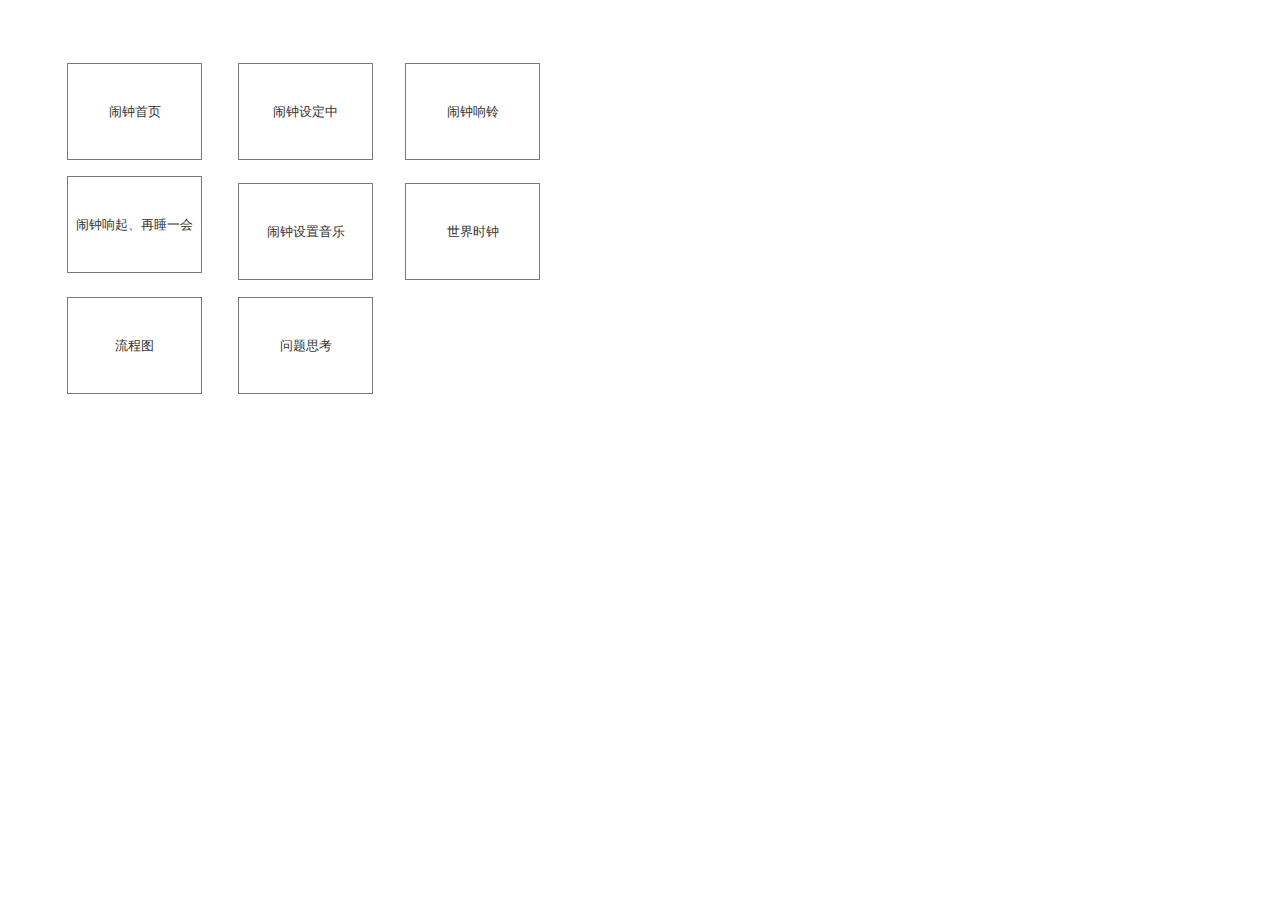
<file: index.html>
﻿<!DOCTYPE html>
<html>
  <head>
    <title>index</title>
    <meta http-equiv="X-UA-Compatible" content="IE=edge"/>
    <meta http-equiv="content-type" content="text/html; charset=utf-8"/>
    <meta name="apple-mobile-web-app-capable" content="yes"/>
    <link href="resources/css/jquery-ui-themes.css" type="text/css" rel="stylesheet"/>
    <link href="resources/css/axure_rp_page.css" type="text/css" rel="stylesheet"/>
    <link href="data/styles.css" type="text/css" rel="stylesheet"/>
    <link href="files/index/styles.css" type="text/css" rel="stylesheet"/>
    <script src="resources/scripts/jquery-1.7.1.min.js"></script>
    <script src="resources/scripts/jquery-ui-1.8.10.custom.min.js"></script>
    <script src="resources/scripts/axure/axQuery.js"></script>
    <script src="resources/scripts/axure/globals.js"></script>
    <script src="resources/scripts/axutils.js"></script>
    <script src="resources/scripts/axure/annotation.js"></script>
    <script src="resources/scripts/axure/axQuery.std.js"></script>
    <script src="resources/scripts/axure/doc.js"></script>
    <script src="data/document.js"></script>
    <script src="resources/scripts/messagecenter.js"></script>
    <script src="resources/scripts/axure/events.js"></script>
    <script src="resources/scripts/axure/recording.js"></script>
    <script src="resources/scripts/axure/action.js"></script>
    <script src="resources/scripts/axure/expr.js"></script>
    <script src="resources/scripts/axure/geometry.js"></script>
    <script src="resources/scripts/axure/flyout.js"></script>
    <script src="resources/scripts/axure/ie.js"></script>
    <script src="resources/scripts/axure/model.js"></script>
    <script src="resources/scripts/axure/repeater.js"></script>
    <script src="resources/scripts/axure/sto.js"></script>
    <script src="resources/scripts/axure/utils.temp.js"></script>
    <script src="resources/scripts/axure/variables.js"></script>
    <script src="resources/scripts/axure/drag.js"></script>
    <script src="resources/scripts/axure/move.js"></script>
    <script src="resources/scripts/axure/visibility.js"></script>
    <script src="resources/scripts/axure/style.js"></script>
    <script src="resources/scripts/axure/adaptive.js"></script>
    <script src="resources/scripts/axure/tree.js"></script>
    <script src="resources/scripts/axure/init.temp.js"></script>
    <script src="files/index/data.js"></script>
    <script src="resources/scripts/axure/legacy.js"></script>
    <script src="resources/scripts/axure/viewer.js"></script>
    <script src="resources/scripts/axure/math.js"></script>
    <script type="text/javascript">
      $axure.utils.getTransparentGifPath = function() { return 'resources/images/transparent.gif'; };
      $axure.utils.getOtherPath = function() { return 'resources/Other.html'; };
      $axure.utils.getReloadPath = function() { return 'resources/reload.html'; };
    </script>
  </head>
  <body>
    <div id="base" class="">

      <!-- Unnamed (矩形) -->
      <div id="u1945" class="ax_default box_1">
        <div id="u1945_div" class=""></div>
        <!-- Unnamed () -->
        <div id="u1946" class="text" style="visibility: visible;">
          <p><span>闹钟首页</span></p>
        </div>
      </div>

      <!-- Unnamed (矩形) -->
      <div id="u1947" class="ax_default box_1">
        <div id="u1947_div" class=""></div>
        <!-- Unnamed () -->
        <div id="u1948" class="text" style="visibility: visible;">
          <p><span>闹钟响起、再睡一会</span></p>
        </div>
      </div>

      <!-- Unnamed (矩形) -->
      <div id="u1949" class="ax_default box_1">
        <div id="u1949_div" class=""></div>
        <!-- Unnamed () -->
        <div id="u1950" class="text" style="visibility: visible;">
          <p><span>闹钟设定中</span></p>
        </div>
      </div>

      <!-- Unnamed (矩形) -->
      <div id="u1951" class="ax_default box_1">
        <div id="u1951_div" class=""></div>
        <!-- Unnamed () -->
        <div id="u1952" class="text" style="visibility: visible;">
          <p><span>闹钟设置音乐</span></p>
        </div>
      </div>

      <!-- Unnamed (矩形) -->
      <div id="u1953" class="ax_default box_1">
        <div id="u1953_div" class=""></div>
        <!-- Unnamed () -->
        <div id="u1954" class="text" style="visibility: visible;">
          <p><span>闹钟响铃</span></p>
        </div>
      </div>

      <!-- Unnamed (矩形) -->
      <div id="u1955" class="ax_default box_1">
        <div id="u1955_div" class=""></div>
        <!-- Unnamed () -->
        <div id="u1956" class="text" style="visibility: visible;">
          <p><span>世界时钟</span></p>
        </div>
      </div>

      <!-- Unnamed (矩形) -->
      <div id="u1957" class="ax_default box_1">
        <div id="u1957_div" class=""></div>
        <!-- Unnamed () -->
        <div id="u1958" class="text" style="visibility: visible;">
          <p><span>流程图</span></p>
        </div>
      </div>

      <!-- Unnamed (矩形) -->
      <div id="u1959" class="ax_default box_1">
        <div id="u1959_div" class=""></div>
        <!-- Unnamed () -->
        <div id="u1960" class="text" style="visibility: visible;">
          <p><span>问题思考</span></p>
        </div>
      </div>
    </div>
  </body>
</html>
</file>
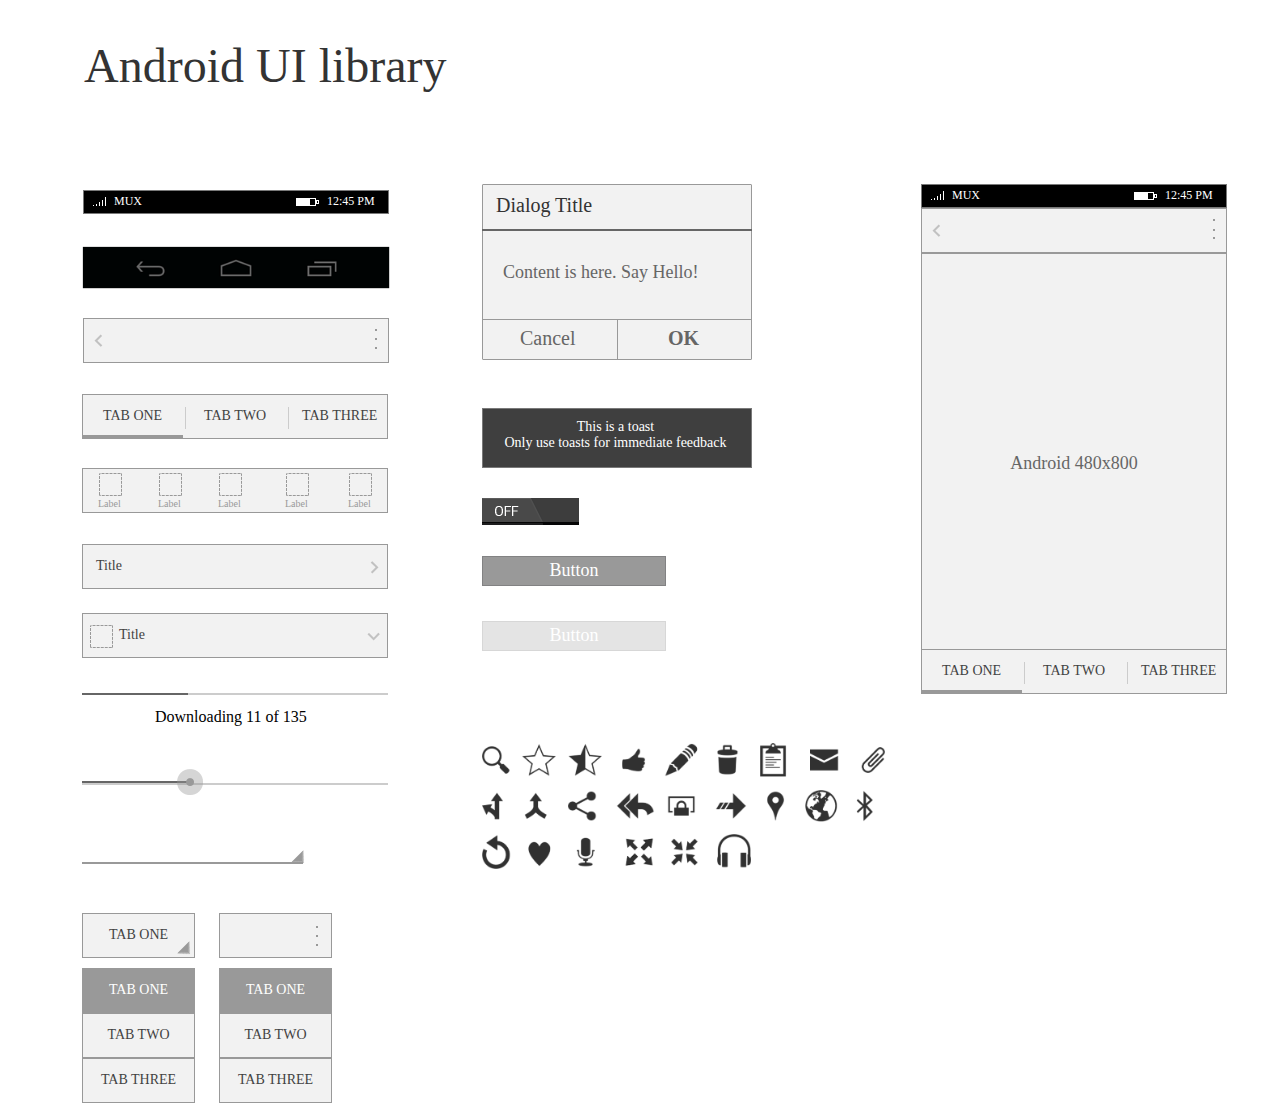
<file: android_ui_library.html>
﻿<!DOCTYPE html>
<html>
  <head>
    <title>Android UI library</title>
    <meta http-equiv="X-UA-Compatible" content="IE=edge"/>
    <meta http-equiv="content-type" content="text/html; charset=utf-8"/>
    <meta name="apple-mobile-web-app-capable" content="yes"/>
    <link href="resources/css/jquery-ui-themes.css" type="text/css" rel="stylesheet"/>
    <link href="resources/css/axure_rp_page.css" type="text/css" rel="stylesheet"/>
    <link href="data/styles.css" type="text/css" rel="stylesheet"/>
    <link href="files/android_ui_library/styles.css" type="text/css" rel="stylesheet"/>
    <script src="resources/scripts/jquery-1.7.1.min.js"></script>
    <script src="resources/scripts/jquery-ui-1.8.10.custom.min.js"></script>
    <script src="resources/scripts/axure/axQuery.js"></script>
    <script src="resources/scripts/axure/globals.js"></script>
    <script src="resources/scripts/axutils.js"></script>
    <script src="resources/scripts/axure/annotation.js"></script>
    <script src="resources/scripts/axure/axQuery.std.js"></script>
    <script src="resources/scripts/axure/doc.js"></script>
    <script src="data/document.js"></script>
    <script src="resources/scripts/messagecenter.js"></script>
    <script src="resources/scripts/axure/events.js"></script>
    <script src="resources/scripts/axure/recording.js"></script>
    <script src="resources/scripts/axure/action.js"></script>
    <script src="resources/scripts/axure/expr.js"></script>
    <script src="resources/scripts/axure/geometry.js"></script>
    <script src="resources/scripts/axure/flyout.js"></script>
    <script src="resources/scripts/axure/ie.js"></script>
    <script src="resources/scripts/axure/model.js"></script>
    <script src="resources/scripts/axure/repeater.js"></script>
    <script src="resources/scripts/axure/sto.js"></script>
    <script src="resources/scripts/axure/utils.temp.js"></script>
    <script src="resources/scripts/axure/variables.js"></script>
    <script src="resources/scripts/axure/drag.js"></script>
    <script src="resources/scripts/axure/move.js"></script>
    <script src="resources/scripts/axure/visibility.js"></script>
    <script src="resources/scripts/axure/style.js"></script>
    <script src="resources/scripts/axure/adaptive.js"></script>
    <script src="resources/scripts/axure/tree.js"></script>
    <script src="resources/scripts/axure/init.temp.js"></script>
    <script src="files/android_ui_library/data.js"></script>
    <script src="resources/scripts/axure/legacy.js"></script>
    <script src="resources/scripts/axure/viewer.js"></script>
    <script src="resources/scripts/axure/math.js"></script>
    <script type="text/javascript">
      $axure.utils.getTransparentGifPath = function() { return 'resources/images/transparent.gif'; };
      $axure.utils.getOtherPath = function() { return 'resources/Other.html'; };
      $axure.utils.getReloadPath = function() { return 'resources/reload.html'; };
    </script>
  </head>
  <body>
    <div id="base" class="">

      <!-- Header 2 (矩形) -->
      <div id="u1669" class="ax_default _文本段落" data-label="Header 2">
        <div id="u1669_div" class=""></div>
        <!-- Unnamed () -->
        <div id="u1670" class="text" style="visibility: visible;">
          <p><span>Android UI library</span></p>
        </div>
      </div>

      <!-- Unnamed (组合) -->
      <div id="u1671" class="ax_default">

        <!-- Rectangle (矩形) -->
        <div id="u1672" class="ax_default _形状" data-label="Rectangle">
          <div id="u1672_div" class=""></div>
          <!-- Unnamed () -->
          <div id="u1673" class="text" style="display: none; visibility: hidden">
            <p><span></span></p>
          </div>
        </div>

        <!-- Unnamed (水平线) -->
        <div id="u1674" class="ax_default _水平线">
          <img id="u1674_img" class="img " src="images/iphone_ui__library/u1263.png"/>
          <!-- Unnamed () -->
          <div id="u1675" class="text" style="display: none; visibility: hidden">
            <p><span></span></p>
          </div>
        </div>

        <!-- Unnamed (垂直线) -->
        <div id="u1676" class="ax_default _垂直线">
          <img id="u1676_img" class="img " src="images/iphone_ui__library/u1265.png"/>
          <!-- Unnamed () -->
          <div id="u1677" class="text" style="display: none; visibility: hidden">
            <p><span></span></p>
          </div>
        </div>
      </div>

      <!-- Unnamed (组合) -->
      <div id="u1678" class="ax_default">

        <!-- Rectangle (矩形) -->
        <div id="u1679" class="ax_default _形状" data-label="Rectangle">
          <div id="u1679_div" class=""></div>
          <!-- Unnamed () -->
          <div id="u1680" class="text" style="display: none; visibility: hidden">
            <p><span></span></p>
          </div>
        </div>

        <!-- Unnamed (图片) -->
        <div id="u1681" class="ax_default _图片">
          <img id="u1681_img" class="img " src="images/android_ui_library/u1681.png"/>
          <!-- Unnamed () -->
          <div id="u1682" class="text" style="display: none; visibility: hidden">
            <p><span></span></p>
          </div>
        </div>

        <!-- Unnamed (矩形) -->
        <div id="u1683" class="ax_default _形状">
          <img id="u1683_img" class="img " src="images/android_ui_library/u1683.png"/>
          <!-- Unnamed () -->
          <div id="u1684" class="text" style="display: none; visibility: hidden">
            <p><span></span></p>
          </div>
        </div>

        <!-- Unnamed (矩形) -->
        <div id="u1685" class="ax_default _形状">
          <img id="u1685_img" class="img " src="images/android_ui_library/u1683.png"/>
          <!-- Unnamed () -->
          <div id="u1686" class="text" style="display: none; visibility: hidden">
            <p><span></span></p>
          </div>
        </div>

        <!-- Unnamed (矩形) -->
        <div id="u1687" class="ax_default _形状">
          <img id="u1687_img" class="img " src="images/android_ui_library/u1683.png"/>
          <!-- Unnamed () -->
          <div id="u1688" class="text" style="display: none; visibility: hidden">
            <p><span></span></p>
          </div>
        </div>
      </div>

      <!-- Unnamed (组合) -->
      <div id="u1689" class="ax_default">

        <!-- Unnamed (矩形) -->
        <div id="u1690" class="ax_default _形状">
          <div id="u1690_div" class=""></div>
          <!-- Unnamed () -->
          <div id="u1691" class="text" style="display: none; visibility: hidden">
            <p><span></span></p>
          </div>
        </div>

        <!-- Unnamed (组合) -->
        <div id="u1692" class="ax_default">

          <!-- Unnamed (矩形) -->
          <div id="u1693" class="ax_default _形状">
            <img id="u1693_img" class="img " src="images/android_ui_library/u1693.png"/>
            <!-- Unnamed () -->
            <div id="u1694" class="text" style="display: none; visibility: hidden">
              <p><span></span></p>
            </div>
          </div>

          <!-- Unnamed (矩形) -->
          <div id="u1695" class="ax_default _形状">
            <img id="u1695_img" class="img " src="images/android_ui_library/u1695.png"/>
            <!-- Unnamed () -->
            <div id="u1696" class="text" style="display: none; visibility: hidden">
              <p><span></span></p>
            </div>
          </div>

          <!-- Unnamed (矩形) -->
          <div id="u1697" class="ax_default _形状">
            <img id="u1697_img" class="img " src="images/android_ui_library/u1697.png"/>
            <!-- Unnamed () -->
            <div id="u1698" class="text" style="display: none; visibility: hidden">
              <p><span></span></p>
            </div>
          </div>

          <!-- Unnamed (矩形) -->
          <div id="u1699" class="ax_default _形状">
            <img id="u1699_img" class="img " src="images/android_ui_library/u1699.png"/>
            <!-- Unnamed () -->
            <div id="u1700" class="text" style="display: none; visibility: hidden">
              <p><span></span></p>
            </div>
          </div>

          <!-- Unnamed (矩形) -->
          <div id="u1701" class="ax_default _形状">
            <img id="u1701_img" class="img " src="images/android_ui_library/u1701.png"/>
            <!-- Unnamed () -->
            <div id="u1702" class="text" style="display: none; visibility: hidden">
              <p><span></span></p>
            </div>
          </div>
        </div>

        <!-- Unnamed (组合) -->
        <div id="u1703" class="ax_default">

          <!-- Unnamed (矩形) -->
          <div id="u1704" class="ax_default _形状">
            <div id="u1704_div" class=""></div>
            <!-- Unnamed () -->
            <div id="u1705" class="text" style="display: none; visibility: hidden">
              <p><span></span></p>
            </div>
          </div>

          <!-- Unnamed (矩形) -->
          <div id="u1706" class="ax_default _形状">
            <div id="u1706_div" class=""></div>
            <!-- Unnamed () -->
            <div id="u1707" class="text" style="display: none; visibility: hidden">
              <p><span></span></p>
            </div>
          </div>

          <!-- Unnamed (矩形) -->
          <div id="u1708" class="ax_default _形状">
            <div id="u1708_div" class=""></div>
            <!-- Unnamed () -->
            <div id="u1709" class="text" style="display: none; visibility: hidden">
              <p><span></span></p>
            </div>
          </div>
        </div>
      </div>

      <!-- Header 2 (矩形) -->
      <div id="u1710" class="ax_default _文本段落" data-label="Header 2">
        <div id="u1710_div" class=""></div>
        <!-- Unnamed () -->
        <div id="u1711" class="text" style="visibility: visible;">
          <p><span>MUX</span></p>
        </div>
      </div>

      <!-- Header 2 (矩形) -->
      <div id="u1712" class="ax_default _文本段落" data-label="Header 2">
        <div id="u1712_div" class=""></div>
        <!-- Unnamed () -->
        <div id="u1713" class="text" style="visibility: visible;">
          <p><span>12:45 PM</span></p>
        </div>
      </div>

      <!-- Unnamed (组合) -->
      <div id="u1714" class="ax_default">

        <!-- Rectangle (矩形) -->
        <div id="u1715" class="ax_default _形状" data-label="Rectangle">
          <div id="u1715_div" class=""></div>
          <!-- Unnamed () -->
          <div id="u1716" class="text" style="display: none; visibility: hidden">
            <p><span></span></p>
          </div>
        </div>

        <!-- Rectangle (矩形) -->
        <div id="u1717" class="ax_default _形状" data-label="Rectangle">
          <img id="u1717_img" class="img " src="images/android_ui_library/rectangle_u1717.png"/>
          <!-- Unnamed () -->
          <div id="u1718" class="text" style="display: none; visibility: hidden">
            <p><span></span></p>
          </div>
        </div>

        <!-- Rectangle (矩形) -->
        <div id="u1719" class="ax_default _形状" data-label="Rectangle">
          <img id="u1719_img" class="img " src="images/android_ui_library/rectangle_u1717.png"/>
          <!-- Unnamed () -->
          <div id="u1720" class="text" style="display: none; visibility: hidden">
            <p><span></span></p>
          </div>
        </div>

        <!-- Rectangle (矩形) -->
        <div id="u1721" class="ax_default _形状" data-label="Rectangle">
          <img id="u1721_img" class="img " src="images/android_ui_library/rectangle_u1717.png"/>
          <!-- Unnamed () -->
          <div id="u1722" class="text" style="display: none; visibility: hidden">
            <p><span></span></p>
          </div>
        </div>

        <!-- Rectangle (矩形) -->
        <div id="u1723" class="ax_default _形状" data-label="Rectangle">
          <img id="u1723_img" class="img " src="images/android_ui_library/rectangle_u1717.png"/>
          <!-- Unnamed () -->
          <div id="u1724" class="text" style="display: none; visibility: hidden">
            <p><span></span></p>
          </div>
        </div>

        <!-- Rectangle (矩形) -->
        <div id="u1725" class="ax_default _形状" data-label="Rectangle">
          <img id="u1725_img" class="img " src="images/android_ui_library/rectangle_u1717.png"/>
          <!-- Unnamed () -->
          <div id="u1726" class="text" style="display: none; visibility: hidden">
            <p><span></span></p>
          </div>
        </div>
      </div>

      <!-- Unnamed (矩形) -->
      <div id="u1727" class="ax_default _文本段落">
        <div id="u1727_div" class=""></div>
        <!-- Unnamed () -->
        <div id="u1728" class="text" style="visibility: visible;">
          <p><span>Label</span></p>
        </div>
      </div>

      <!-- Unnamed (矩形) -->
      <div id="u1729" class="ax_default _文本段落">
        <div id="u1729_div" class=""></div>
        <!-- Unnamed () -->
        <div id="u1730" class="text" style="visibility: visible;">
          <p><span>Label</span></p>
        </div>
      </div>

      <!-- Unnamed (矩形) -->
      <div id="u1731" class="ax_default _文本段落">
        <div id="u1731_div" class=""></div>
        <!-- Unnamed () -->
        <div id="u1732" class="text" style="visibility: visible;">
          <p><span>Label</span></p>
        </div>
      </div>

      <!-- Unnamed (矩形) -->
      <div id="u1733" class="ax_default _文本段落">
        <div id="u1733_div" class=""></div>
        <!-- Unnamed () -->
        <div id="u1734" class="text" style="visibility: visible;">
          <p><span>Label</span></p>
        </div>
      </div>

      <!-- Unnamed (矩形) -->
      <div id="u1735" class="ax_default _文本段落">
        <div id="u1735_div" class=""></div>
        <!-- Unnamed () -->
        <div id="u1736" class="text" style="visibility: visible;">
          <p><span>Label</span></p>
        </div>
      </div>

      <!-- Unnamed (矩形) -->
      <div id="u1737" class="ax_default _文本段落">
        <div id="u1737_div" class=""></div>
        <!-- Unnamed () -->
        <div id="u1738" class="text" style="visibility: visible;">
          <p><span>Downloading 11 of 135</span></p>
        </div>
      </div>

      <!-- Unnamed (矩形) -->
      <div id="u1739" class="ax_default _文本段落">
        <div id="u1739_div" class=""></div>
        <!-- Unnamed () -->
        <div id="u1740" class="text" style="visibility: visible;">
          <p><span>Dialog Title</span></p>
        </div>
      </div>

      <!-- Unnamed (矩形) -->
      <div id="u1741" class="ax_default _文本段落">
        <div id="u1741_div" class=""></div>
        <!-- Unnamed () -->
        <div id="u1742" class="text" style="visibility: visible;">
          <p><span>Content is here. Say Hello!</span></p>
        </div>
      </div>

      <!-- paragraph (矩形) -->
      <div id="u1743" class="ax_default _文本段落" data-label="paragraph">
        <div id="u1743_div" class=""></div>
        <!-- Unnamed () -->
        <div id="u1744" class="text" style="visibility: visible;">
          <p><span>OK</span></p>
        </div>
      </div>

      <!-- paragraph (矩形) -->
      <div id="u1745" class="ax_default _文本段落" data-label="paragraph">
        <div id="u1745_div" class=""></div>
        <!-- Unnamed () -->
        <div id="u1746" class="text" style="visibility: visible;">
          <p><span>Cancel</span></p>
        </div>
      </div>

      <!-- Unnamed (组合) -->
      <div id="u1747" class="ax_default">

        <!-- Unnamed (水平线) -->
        <div id="u1748" class="ax_default _水平线">
          <img id="u1748_img" class="img " src="images/iphone_ui__library/u1460.png"/>
          <!-- Unnamed () -->
          <div id="u1749" class="text" style="display: none; visibility: hidden">
            <p><span></span></p>
          </div>
        </div>

        <!-- Unnamed (水平线) -->
        <div id="u1750" class="ax_default _水平线">
          <img id="u1750_img" class="img " src="images/iphone_ui__library/u1462.png"/>
          <!-- Unnamed () -->
          <div id="u1751" class="text" style="display: none; visibility: hidden">
            <p><span></span></p>
          </div>
        </div>
      </div>

      <!-- Unnamed (图片) -->
      <div id="u1752" class="ax_default _图片">
        <img id="u1752_img" class="img " src="images/android_ui_library/u1752.png"/>
        <!-- Unnamed () -->
        <div id="u1753" class="text" style="display: none; visibility: hidden">
          <p><span></span></p>
        </div>
      </div>

      <!-- Unnamed (组合) -->
      <div id="u1754" class="ax_default">

        <!-- Unnamed (水平线) -->
        <div id="u1755" class="ax_default _水平线">
          <img id="u1755_img" class="img " src="images/iphone_ui__library/u1460.png"/>
          <!-- Unnamed () -->
          <div id="u1756" class="text" style="display: none; visibility: hidden">
            <p><span></span></p>
          </div>
        </div>

        <!-- Unnamed (水平线) -->
        <div id="u1757" class="ax_default _水平线">
          <img id="u1757_img" class="img " src="images/iphone_ui__library/u1462.png"/>
          <!-- Unnamed () -->
          <div id="u1758" class="text" style="display: none; visibility: hidden">
            <p><span></span></p>
          </div>
        </div>

        <!-- Rectangle (矩形) -->
        <div id="u1759" class="ax_default _形状" data-label="Rectangle">
          <img id="u1759_img" class="img " src="images/android_ui_library/rectangle_u1759.png"/>
          <!-- Unnamed () -->
          <div id="u1760" class="text" style="display: none; visibility: hidden">
            <p><span></span></p>
          </div>
        </div>
      </div>

      <!-- Rectangle (矩形) -->
      <div id="u1761" class="ax_default _形状" data-label="Rectangle">
        <img id="u1761_img" class="img " src="images/android_ui_library/rectangle_u1761.png"/>
        <!-- Unnamed () -->
        <div id="u1762" class="text" style="display: none; visibility: hidden">
          <p><span></span></p>
        </div>
      </div>

      <!-- Unnamed (水平线) -->
      <div id="u1763" class="ax_default _水平线">
        <img id="u1763_img" class="img " src="images/android_ui_library/u1763.png"/>
        <!-- Unnamed () -->
        <div id="u1764" class="text" style="display: none; visibility: hidden">
          <p><span></span></p>
        </div>
      </div>

      <!-- Unnamed (三角形) -->
      <div id="u1765" class="ax_default _流程形状">
        <img id="u1765_img" class="img " src="images/android_ui_library/u1765.png"/>
        <!-- Unnamed () -->
        <div id="u1766" class="text" style="display: none; visibility: hidden">
          <p><span></span></p>
        </div>
      </div>

      <!-- Unnamed (图片) -->
      <div id="u1767" class="ax_default _图片">
        <img id="u1767_img" class="img " src="images/android_ui_library/u1767.png"/>
        <!-- Unnamed () -->
        <div id="u1768" class="text" style="display: none; visibility: hidden">
          <p><span></span></p>
        </div>
      </div>

      <!-- Unnamed (图片) -->
      <div id="u1769" class="ax_default _图片">
        <img id="u1769_img" class="img " src="images/android_ui_library/u1769.png"/>
        <!-- Unnamed () -->
        <div id="u1770" class="text" style="display: none; visibility: hidden">
          <p><span></span></p>
        </div>
      </div>

      <!-- Unnamed (图片) -->
      <div id="u1771" class="ax_default _图片">
        <img id="u1771_img" class="img " src="images/android_ui_library/u1771.png"/>
        <!-- Unnamed () -->
        <div id="u1772" class="text" style="display: none; visibility: hidden">
          <p><span></span></p>
        </div>
      </div>

      <!-- Unnamed (水平线) -->
      <div id="u1773" class="ax_default _水平线">
        <img id="u1773_img" class="img " src="images/android_ui_library/u1773.png"/>
        <!-- Unnamed () -->
        <div id="u1774" class="text" style="display: none; visibility: hidden">
          <p><span></span></p>
        </div>
      </div>

      <!-- Unnamed (组合) -->
      <div id="u1775" class="ax_default">

        <!-- Rectangle (矩形) -->
        <div id="u1776" class="ax_default _形状" data-label="Rectangle">
          <div id="u1776_div" class=""></div>
          <!-- Unnamed () -->
          <div id="u1777" class="text" style="visibility: visible;">
            <p><span>Android 480x800</span></p><p><span><br></span></p>
          </div>
        </div>

        <!-- Unnamed (组合) -->
        <div id="u1778" class="ax_default">

          <!-- Unnamed (矩形) -->
          <div id="u1779" class="ax_default _形状">
            <div id="u1779_div" class=""></div>
            <!-- Unnamed () -->
            <div id="u1780" class="text" style="display: none; visibility: hidden">
              <p><span></span></p>
            </div>
          </div>

          <!-- Unnamed (组合) -->
          <div id="u1781" class="ax_default">

            <!-- Unnamed (矩形) -->
            <div id="u1782" class="ax_default _形状">
              <img id="u1782_img" class="img " src="images/android_ui_library/u1693.png"/>
              <!-- Unnamed () -->
              <div id="u1783" class="text" style="display: none; visibility: hidden">
                <p><span></span></p>
              </div>
            </div>

            <!-- Unnamed (矩形) -->
            <div id="u1784" class="ax_default _形状">
              <img id="u1784_img" class="img " src="images/android_ui_library/u1695.png"/>
              <!-- Unnamed () -->
              <div id="u1785" class="text" style="display: none; visibility: hidden">
                <p><span></span></p>
              </div>
            </div>

            <!-- Unnamed (矩形) -->
            <div id="u1786" class="ax_default _形状">
              <img id="u1786_img" class="img " src="images/android_ui_library/u1697.png"/>
              <!-- Unnamed () -->
              <div id="u1787" class="text" style="display: none; visibility: hidden">
                <p><span></span></p>
              </div>
            </div>

            <!-- Unnamed (矩形) -->
            <div id="u1788" class="ax_default _形状">
              <img id="u1788_img" class="img " src="images/android_ui_library/u1699.png"/>
              <!-- Unnamed () -->
              <div id="u1789" class="text" style="display: none; visibility: hidden">
                <p><span></span></p>
              </div>
            </div>

            <!-- Unnamed (矩形) -->
            <div id="u1790" class="ax_default _形状">
              <img id="u1790_img" class="img " src="images/android_ui_library/u1701.png"/>
              <!-- Unnamed () -->
              <div id="u1791" class="text" style="display: none; visibility: hidden">
                <p><span></span></p>
              </div>
            </div>
          </div>

          <!-- Unnamed (组合) -->
          <div id="u1792" class="ax_default">

            <!-- Unnamed (矩形) -->
            <div id="u1793" class="ax_default _形状">
              <div id="u1793_div" class=""></div>
              <!-- Unnamed () -->
              <div id="u1794" class="text" style="display: none; visibility: hidden">
                <p><span></span></p>
              </div>
            </div>

            <!-- Unnamed (矩形) -->
            <div id="u1795" class="ax_default _形状">
              <div id="u1795_div" class=""></div>
              <!-- Unnamed () -->
              <div id="u1796" class="text" style="display: none; visibility: hidden">
                <p><span></span></p>
              </div>
            </div>

            <!-- Unnamed (矩形) -->
            <div id="u1797" class="ax_default _形状">
              <div id="u1797_div" class=""></div>
              <!-- Unnamed () -->
              <div id="u1798" class="text" style="display: none; visibility: hidden">
                <p><span></span></p>
              </div>
            </div>
          </div>
        </div>
      </div>

      <!-- Header 2 (矩形) -->
      <div id="u1799" class="ax_default _文本段落" data-label="Header 2">
        <div id="u1799_div" class=""></div>
        <!-- Unnamed () -->
        <div id="u1800" class="text" style="visibility: visible;">
          <p><span>MUX</span></p>
        </div>
      </div>

      <!-- Header 2 (矩形) -->
      <div id="u1801" class="ax_default _文本段落" data-label="Header 2">
        <div id="u1801_div" class=""></div>
        <!-- Unnamed () -->
        <div id="u1802" class="text" style="visibility: visible;">
          <p><span>12:45 PM</span></p>
        </div>
      </div>

      <!-- Unnamed (组合) -->
      <div id="u1803" class="ax_default">

        <!-- Rectangle (矩形) -->
        <div id="u1804" class="ax_default _形状" data-label="Rectangle">
          <div id="u1804_div" class=""></div>
          <!-- Unnamed () -->
          <div id="u1805" class="text" style="display: none; visibility: hidden">
            <p><span></span></p>
          </div>
        </div>

        <!-- Unnamed (图片) -->
        <div id="u1806" class="ax_default _图片">
          <img id="u1806_img" class="img " src="images/android_ui_library/u1681.png"/>
          <!-- Unnamed () -->
          <div id="u1807" class="text" style="display: none; visibility: hidden">
            <p><span></span></p>
          </div>
        </div>

        <!-- Unnamed (矩形) -->
        <div id="u1808" class="ax_default _形状">
          <img id="u1808_img" class="img " src="images/android_ui_library/u1683.png"/>
          <!-- Unnamed () -->
          <div id="u1809" class="text" style="display: none; visibility: hidden">
            <p><span></span></p>
          </div>
        </div>

        <!-- Unnamed (矩形) -->
        <div id="u1810" class="ax_default _形状">
          <img id="u1810_img" class="img " src="images/android_ui_library/u1683.png"/>
          <!-- Unnamed () -->
          <div id="u1811" class="text" style="display: none; visibility: hidden">
            <p><span></span></p>
          </div>
        </div>

        <!-- Unnamed (矩形) -->
        <div id="u1812" class="ax_default _形状">
          <img id="u1812_img" class="img " src="images/android_ui_library/u1683.png"/>
          <!-- Unnamed () -->
          <div id="u1813" class="text" style="display: none; visibility: hidden">
            <p><span></span></p>
          </div>
        </div>
      </div>

      <!-- Unnamed (组合) -->
      <div id="u1814" class="ax_default">

        <!-- Rectangle (矩形) -->
        <div id="u1815" class="ax_default _形状" data-label="Rectangle">
          <div id="u1815_div" class=""></div>
          <!-- Unnamed () -->
          <div id="u1816" class="text" style="display: none; visibility: hidden">
            <p><span></span></p>
          </div>
        </div>

        <!-- Unnamed (垂直线) -->
        <div id="u1817" class="ax_default _垂直线">
          <img id="u1817_img" class="img " src="images/android_ui_library/u1817.png"/>
          <!-- Unnamed () -->
          <div id="u1818" class="text" style="display: none; visibility: hidden">
            <p><span></span></p>
          </div>
        </div>

        <!-- Unnamed (垂直线) -->
        <div id="u1819" class="ax_default _垂直线">
          <img id="u1819_img" class="img " src="images/android_ui_library/u1817.png"/>
          <!-- Unnamed () -->
          <div id="u1820" class="text" style="display: none; visibility: hidden">
            <p><span></span></p>
          </div>
        </div>

        <!-- Unnamed (矩形) -->
        <div id="u1821" class="ax_default _形状">
          <img id="u1821_img" class="img " src="images/android_ui_library/u1821.png"/>
          <!-- Unnamed () -->
          <div id="u1822" class="text" style="display: none; visibility: hidden">
            <p><span></span></p>
          </div>
        </div>
      </div>

      <!-- paragraph (矩形) -->
      <div id="u1823" class="ax_default _文本段落" data-label="paragraph">
        <div id="u1823_div" class=""></div>
        <!-- Unnamed () -->
        <div id="u1824" class="text" style="visibility: visible;">
          <p><span>TAB ONE</span></p>
        </div>
      </div>

      <!-- paragraph (矩形) -->
      <div id="u1825" class="ax_default _文本段落" data-label="paragraph">
        <div id="u1825_div" class=""></div>
        <!-- Unnamed () -->
        <div id="u1826" class="text" style="visibility: visible;">
          <p><span>TAB TWO</span></p>
        </div>
      </div>

      <!-- paragraph (矩形) -->
      <div id="u1827" class="ax_default _文本段落" data-label="paragraph">
        <div id="u1827_div" class=""></div>
        <!-- Unnamed () -->
        <div id="u1828" class="text" style="visibility: visible;">
          <p><span>TAB THREE</span></p>
        </div>
      </div>

      <!-- Unnamed (组合) -->
      <div id="u1829" class="ax_default">

        <!-- Rectangle (矩形) -->
        <div id="u1830" class="ax_default _形状" data-label="Rectangle">
          <div id="u1830_div" class=""></div>
          <!-- Unnamed () -->
          <div id="u1831" class="text" style="display: none; visibility: hidden">
            <p><span></span></p>
          </div>
        </div>

        <!-- Unnamed (垂直线) -->
        <div id="u1832" class="ax_default _垂直线">
          <img id="u1832_img" class="img " src="images/android_ui_library/u1817.png"/>
          <!-- Unnamed () -->
          <div id="u1833" class="text" style="display: none; visibility: hidden">
            <p><span></span></p>
          </div>
        </div>

        <!-- Unnamed (垂直线) -->
        <div id="u1834" class="ax_default _垂直线">
          <img id="u1834_img" class="img " src="images/android_ui_library/u1817.png"/>
          <!-- Unnamed () -->
          <div id="u1835" class="text" style="display: none; visibility: hidden">
            <p><span></span></p>
          </div>
        </div>

        <!-- Unnamed (矩形) -->
        <div id="u1836" class="ax_default _形状">
          <img id="u1836_img" class="img " src="images/android_ui_library/u1821.png"/>
          <!-- Unnamed () -->
          <div id="u1837" class="text" style="display: none; visibility: hidden">
            <p><span></span></p>
          </div>
        </div>
      </div>

      <!-- paragraph (矩形) -->
      <div id="u1838" class="ax_default _文本段落" data-label="paragraph">
        <div id="u1838_div" class=""></div>
        <!-- Unnamed () -->
        <div id="u1839" class="text" style="visibility: visible;">
          <p><span>TAB ONE</span></p>
        </div>
      </div>

      <!-- paragraph (矩形) -->
      <div id="u1840" class="ax_default _文本段落" data-label="paragraph">
        <div id="u1840_div" class=""></div>
        <!-- Unnamed () -->
        <div id="u1841" class="text" style="visibility: visible;">
          <p><span>TAB TWO</span></p>
        </div>
      </div>

      <!-- paragraph (矩形) -->
      <div id="u1842" class="ax_default _文本段落" data-label="paragraph">
        <div id="u1842_div" class=""></div>
        <!-- Unnamed () -->
        <div id="u1843" class="text" style="visibility: visible;">
          <p><span>TAB THREE</span></p>
        </div>
      </div>

      <!-- Rectangle (矩形) -->
      <div id="u1844" class="ax_default _形状" data-label="Rectangle">
        <div id="u1844_div" class=""></div>
        <!-- Unnamed () -->
        <div id="u1845" class="text" style="visibility: visible;">
          <p><span>TAB ONE</span></p>
        </div>
      </div>

      <!-- Unnamed (三角形) -->
      <div id="u1846" class="ax_default _流程形状">
        <img id="u1846_img" class="img " src="images/android_ui_library/u1765.png"/>
        <!-- Unnamed () -->
        <div id="u1847" class="text" style="display: none; visibility: hidden">
          <p><span></span></p>
        </div>
      </div>

      <!-- Rectangle (矩形) -->
      <div id="u1848" class="ax_default _形状" data-label="Rectangle">
        <div id="u1848_div" class=""></div>
        <!-- Unnamed () -->
        <div id="u1849" class="text" style="visibility: visible;">
          <p><span>TAB ONE</span></p>
        </div>
      </div>

      <!-- Rectangle (矩形) -->
      <div id="u1850" class="ax_default _形状" data-label="Rectangle">
        <div id="u1850_div" class=""></div>
        <!-- Unnamed () -->
        <div id="u1851" class="text" style="visibility: visible;">
          <p><span>TAB TWO</span></p>
        </div>
      </div>

      <!-- Rectangle (矩形) -->
      <div id="u1852" class="ax_default _形状" data-label="Rectangle">
        <div id="u1852_div" class=""></div>
        <!-- Unnamed () -->
        <div id="u1853" class="text" style="visibility: visible;">
          <p><span>TAB THREE</span></p>
        </div>
      </div>

      <!-- Rectangle (矩形) -->
      <div id="u1854" class="ax_default _形状" data-label="Rectangle">
        <div id="u1854_div" class=""></div>
        <!-- Unnamed () -->
        <div id="u1855" class="text" style="display: none; visibility: hidden">
          <p><span></span></p>
        </div>
      </div>

      <!-- Rectangle (矩形) -->
      <div id="u1856" class="ax_default _形状" data-label="Rectangle">
        <div id="u1856_div" class=""></div>
        <!-- Unnamed () -->
        <div id="u1857" class="text" style="visibility: visible;">
          <p><span>TAB ONE</span></p>
        </div>
      </div>

      <!-- Rectangle (矩形) -->
      <div id="u1858" class="ax_default _形状" data-label="Rectangle">
        <div id="u1858_div" class=""></div>
        <!-- Unnamed () -->
        <div id="u1859" class="text" style="visibility: visible;">
          <p><span>TAB TWO</span></p>
        </div>
      </div>

      <!-- Rectangle (矩形) -->
      <div id="u1860" class="ax_default _形状" data-label="Rectangle">
        <div id="u1860_div" class=""></div>
        <!-- Unnamed () -->
        <div id="u1861" class="text" style="visibility: visible;">
          <p><span>TAB THREE</span></p>
        </div>
      </div>

      <!-- Unnamed (组合) -->
      <div id="u1862" class="ax_default">

        <!-- Unnamed (矩形) -->
        <div id="u1863" class="ax_default _形状">
          <img id="u1863_img" class="img " src="images/android_ui_library/u1683.png"/>
          <!-- Unnamed () -->
          <div id="u1864" class="text" style="display: none; visibility: hidden">
            <p><span></span></p>
          </div>
        </div>

        <!-- Unnamed (矩形) -->
        <div id="u1865" class="ax_default _形状">
          <img id="u1865_img" class="img " src="images/android_ui_library/u1683.png"/>
          <!-- Unnamed () -->
          <div id="u1866" class="text" style="display: none; visibility: hidden">
            <p><span></span></p>
          </div>
        </div>

        <!-- Unnamed (矩形) -->
        <div id="u1867" class="ax_default _形状">
          <img id="u1867_img" class="img " src="images/android_ui_library/u1683.png"/>
          <!-- Unnamed () -->
          <div id="u1868" class="text" style="display: none; visibility: hidden">
            <p><span></span></p>
          </div>
        </div>
      </div>

      <!-- Unnamed (组合) -->
      <div id="u1869" class="ax_default">

        <!-- Rectangle (矩形) -->
        <div id="u1870" class="ax_default _形状" data-label="Rectangle">
          <div id="u1870_div" class=""></div>
          <!-- Unnamed () -->
          <div id="u1871" class="text" style="display: none; visibility: hidden">
            <p><span></span></p>
          </div>
        </div>

        <!-- Unnamed (图片) -->
        <div id="u1872" class="ax_default _图片">
          <img id="u1872_img" class="img " src="images/android_ui_library/u1681.png"/>
          <!-- Unnamed () -->
          <div id="u1873" class="text" style="display: none; visibility: hidden">
            <p><span></span></p>
          </div>
        </div>
      </div>

      <!-- paragraph (矩形) -->
      <div id="u1874" class="ax_default _文本段落" data-label="paragraph">
        <div id="u1874_div" class=""></div>
        <!-- Unnamed () -->
        <div id="u1875" class="text" style="visibility: visible;">
          <p><span>Title</span></p>
        </div>
      </div>

      <!-- Unnamed (组合) -->
      <div id="u1876" class="ax_default">

        <!-- Rectangle (矩形) -->
        <div id="u1877" class="ax_default _形状" data-label="Rectangle">
          <div id="u1877_div" class=""></div>
          <!-- Unnamed () -->
          <div id="u1878" class="text" style="display: none; visibility: hidden">
            <p><span></span></p>
          </div>
        </div>

        <!-- Unnamed (图片) -->
        <div id="u1879" class="ax_default _图片">
          <img id="u1879_img" class="img " src="images/android_ui_library/u1681.png"/>
          <!-- Unnamed () -->
          <div id="u1880" class="text" style="display: none; visibility: hidden">
            <p><span></span></p>
          </div>
        </div>
      </div>

      <!-- paragraph (矩形) -->
      <div id="u1881" class="ax_default _文本段落" data-label="paragraph">
        <div id="u1881_div" class=""></div>
        <!-- Unnamed () -->
        <div id="u1882" class="text" style="visibility: visible;">
          <p><span>Title</span></p>
        </div>
      </div>

      <!-- Rectangle (矩形) -->
      <div id="u1883" class="ax_default _形状" data-label="Rectangle">
        <img id="u1883_img" class="img " src="images/android_ui_library/rectangle_u1717.png"/>
        <!-- Unnamed () -->
        <div id="u1884" class="text" style="display: none; visibility: hidden">
          <p><span></span></p>
        </div>
      </div>

      <!-- Unnamed (矩形) -->
      <div id="u1885" class="ax_default _形状">
        <div id="u1885_div" class=""></div>
        <!-- Unnamed () -->
        <div id="u1886" class="text" style="display: none; visibility: hidden">
          <p><span></span></p>
        </div>
      </div>

      <!-- Unnamed (矩形) -->
      <div id="u1887" class="ax_default _文本段落">
        <div id="u1887_div" class=""></div>
        <!-- Unnamed () -->
        <div id="u1888" class="text" style="visibility: visible;">
          <p><span>This is a toast</span></p><p><span>Only use toasts for immediate feedback</span></p>
        </div>
      </div>

      <!-- Unnamed (图片) -->
      <div id="u1889" class="ax_default _图片">
        <img id="u1889_img" class="img " src="images/android_ui_library/u1889.png"/>
        <!-- Unnamed () -->
        <div id="u1890" class="text" style="display: none; visibility: hidden">
          <p><span></span></p>
        </div>
      </div>

      <!-- Unnamed (矩形) -->
      <div id="u1891" class="ax_default _形状">
        <div id="u1891_div" class=""></div>
        <!-- Unnamed () -->
        <div id="u1892" class="text" style="visibility: visible;">
          <p><span>Button</span></p>
        </div>
      </div>

      <!-- Unnamed (矩形) -->
      <div id="u1893" class="ax_default _形状 disabled">
        <div id="u1893_div" class="disabled"></div>
        <!-- Unnamed () -->
        <div id="u1894" class="text" style="visibility: visible;">
          <p><span>Button</span></p>
        </div>
      </div>

      <!-- Unnamed (图片) -->
      <div id="u1895" class="ax_default _图片">
        <img id="u1895_img" class="img " src="images/android_ui_library/u1895.png"/>
        <!-- Unnamed () -->
        <div id="u1896" class="text" style="display: none; visibility: hidden">
          <p><span></span></p>
        </div>
      </div>

      <!-- Unnamed (图片) -->
      <div id="u1897" class="ax_default _图片">
        <img id="u1897_img" class="img " src="images/android_ui_library/u1897.png"/>
        <!-- Unnamed () -->
        <div id="u1898" class="text" style="display: none; visibility: hidden">
          <p><span></span></p>
        </div>
      </div>

      <!-- Unnamed (图片) -->
      <div id="u1899" class="ax_default _图片">
        <img id="u1899_img" class="img " src="images/android_ui_library/u1899.png"/>
        <!-- Unnamed () -->
        <div id="u1900" class="text" style="display: none; visibility: hidden">
          <p><span></span></p>
        </div>
      </div>

      <!-- Unnamed (图片) -->
      <div id="u1901" class="ax_default _图片">
        <img id="u1901_img" class="img " src="images/android_ui_library/u1901.png"/>
        <!-- Unnamed () -->
        <div id="u1902" class="text" style="display: none; visibility: hidden">
          <p><span></span></p>
        </div>
      </div>

      <!-- Unnamed (图片) -->
      <div id="u1903" class="ax_default _图片">
        <img id="u1903_img" class="img " src="images/android_ui_library/u1903.png"/>
        <!-- Unnamed () -->
        <div id="u1904" class="text" style="display: none; visibility: hidden">
          <p><span></span></p>
        </div>
      </div>

      <!-- Unnamed (图片) -->
      <div id="u1905" class="ax_default _图片">
        <img id="u1905_img" class="img " src="images/android_ui_library/u1905.png"/>
        <!-- Unnamed () -->
        <div id="u1906" class="text" style="display: none; visibility: hidden">
          <p><span></span></p>
        </div>
      </div>

      <!-- Unnamed (图片) -->
      <div id="u1907" class="ax_default _图片">
        <img id="u1907_img" class="img " src="images/android_ui_library/u1907.png"/>
        <!-- Unnamed () -->
        <div id="u1908" class="text" style="display: none; visibility: hidden">
          <p><span></span></p>
        </div>
      </div>

      <!-- Unnamed (图片) -->
      <div id="u1909" class="ax_default _图片">
        <img id="u1909_img" class="img " src="images/android_ui_library/u1909.png"/>
        <!-- Unnamed () -->
        <div id="u1910" class="text" style="display: none; visibility: hidden">
          <p><span></span></p>
        </div>
      </div>

      <!-- Unnamed (图片) -->
      <div id="u1911" class="ax_default _图片">
        <img id="u1911_img" class="img " src="images/android_ui_library/u1911.png"/>
        <!-- Unnamed () -->
        <div id="u1912" class="text" style="display: none; visibility: hidden">
          <p><span></span></p>
        </div>
      </div>

      <!-- Unnamed (图片) -->
      <div id="u1913" class="ax_default _图片">
        <img id="u1913_img" class="img " src="images/android_ui_library/u1913.png"/>
        <!-- Unnamed () -->
        <div id="u1914" class="text" style="display: none; visibility: hidden">
          <p><span></span></p>
        </div>
      </div>

      <!-- Unnamed (图片) -->
      <div id="u1915" class="ax_default _图片">
        <img id="u1915_img" class="img " src="images/android_ui_library/u1915.png"/>
        <!-- Unnamed () -->
        <div id="u1916" class="text" style="display: none; visibility: hidden">
          <p><span></span></p>
        </div>
      </div>

      <!-- Unnamed (图片) -->
      <div id="u1917" class="ax_default _图片">
        <img id="u1917_img" class="img " src="images/android_ui_library/u1917.png"/>
        <!-- Unnamed () -->
        <div id="u1918" class="text" style="display: none; visibility: hidden">
          <p><span></span></p>
        </div>
      </div>

      <!-- Unnamed (图片) -->
      <div id="u1919" class="ax_default _图片">
        <img id="u1919_img" class="img " src="images/android_ui_library/u1919.png"/>
        <!-- Unnamed () -->
        <div id="u1920" class="text" style="display: none; visibility: hidden">
          <p><span></span></p>
        </div>
      </div>

      <!-- Unnamed (图片) -->
      <div id="u1921" class="ax_default _图片">
        <img id="u1921_img" class="img " src="images/android_ui_library/u1921.png"/>
        <!-- Unnamed () -->
        <div id="u1922" class="text" style="display: none; visibility: hidden">
          <p><span></span></p>
        </div>
      </div>

      <!-- Unnamed (图片) -->
      <div id="u1923" class="ax_default _图片">
        <img id="u1923_img" class="img " src="images/android_ui_library/u1923.png"/>
        <!-- Unnamed () -->
        <div id="u1924" class="text" style="display: none; visibility: hidden">
          <p><span></span></p>
        </div>
      </div>

      <!-- Unnamed (图片) -->
      <div id="u1925" class="ax_default _图片">
        <img id="u1925_img" class="img " src="images/android_ui_library/u1925.png"/>
        <!-- Unnamed () -->
        <div id="u1926" class="text" style="display: none; visibility: hidden">
          <p><span></span></p>
        </div>
      </div>

      <!-- Unnamed (图片) -->
      <div id="u1927" class="ax_default _图片">
        <img id="u1927_img" class="img " src="images/android_ui_library/u1927.png"/>
        <!-- Unnamed () -->
        <div id="u1928" class="text" style="display: none; visibility: hidden">
          <p><span></span></p>
        </div>
      </div>

      <!-- Unnamed (图片) -->
      <div id="u1929" class="ax_default _图片">
        <img id="u1929_img" class="img " src="images/android_ui_library/u1929.png"/>
        <!-- Unnamed () -->
        <div id="u1930" class="text" style="display: none; visibility: hidden">
          <p><span></span></p>
        </div>
      </div>

      <!-- Unnamed (图片) -->
      <div id="u1931" class="ax_default _图片">
        <img id="u1931_img" class="img " src="images/android_ui_library/u1931.png"/>
        <!-- Unnamed () -->
        <div id="u1932" class="text" style="display: none; visibility: hidden">
          <p><span></span></p>
        </div>
      </div>

      <!-- Unnamed (图片) -->
      <div id="u1933" class="ax_default _图片">
        <img id="u1933_img" class="img " src="images/android_ui_library/u1933.png"/>
        <!-- Unnamed () -->
        <div id="u1934" class="text" style="display: none; visibility: hidden">
          <p><span></span></p>
        </div>
      </div>

      <!-- Unnamed (图片) -->
      <div id="u1935" class="ax_default _图片">
        <img id="u1935_img" class="img " src="images/android_ui_library/u1935.png"/>
        <!-- Unnamed () -->
        <div id="u1936" class="text" style="display: none; visibility: hidden">
          <p><span></span></p>
        </div>
      </div>

      <!-- Unnamed (图片) -->
      <div id="u1937" class="ax_default _图片">
        <img id="u1937_img" class="img " src="images/android_ui_library/u1937.png"/>
        <!-- Unnamed () -->
        <div id="u1938" class="text" style="display: none; visibility: hidden">
          <p><span></span></p>
        </div>
      </div>

      <!-- Unnamed (图片) -->
      <div id="u1939" class="ax_default _图片">
        <img id="u1939_img" class="img " src="images/android_ui_library/u1939.png"/>
        <!-- Unnamed () -->
        <div id="u1940" class="text" style="display: none; visibility: hidden">
          <p><span></span></p>
        </div>
      </div>

      <!-- Unnamed (图片) -->
      <div id="u1941" class="ax_default _图片">
        <img id="u1941_img" class="img " src="images/android_ui_library/u1941.png"/>
        <!-- Unnamed () -->
        <div id="u1942" class="text" style="display: none; visibility: hidden">
          <p><span></span></p>
        </div>
      </div>
    </div>
  </body>
</html>
</file>
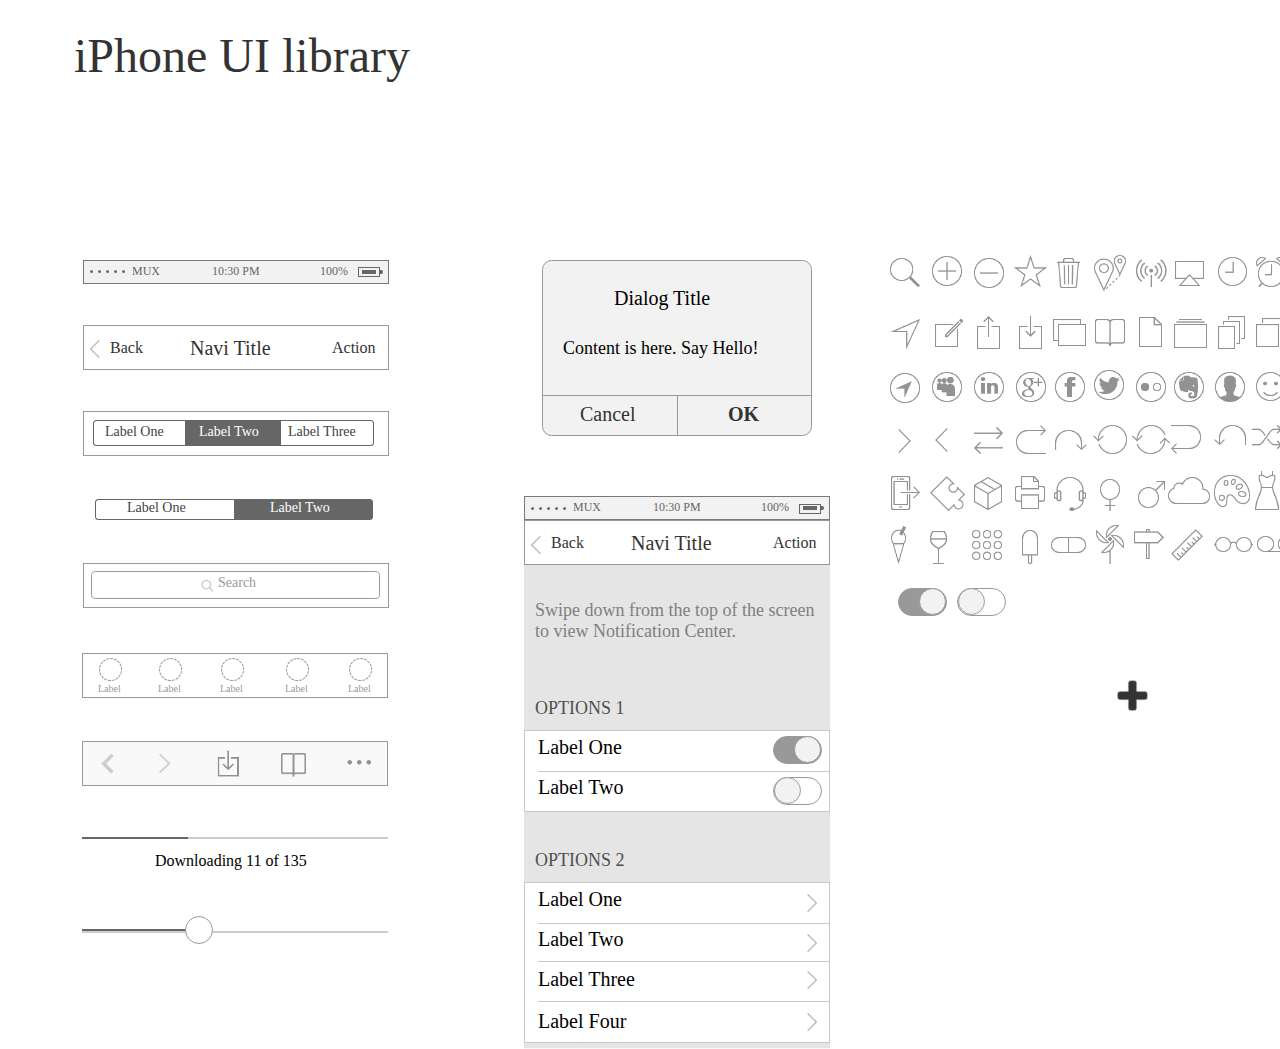
<file: iphone_ui__library.html>
﻿<!DOCTYPE html>
<html>
  <head>
    <title>iPhone UI&nbsp; library</title>
    <meta http-equiv="X-UA-Compatible" content="IE=edge"/>
    <meta http-equiv="content-type" content="text/html; charset=utf-8"/>
    <meta name="apple-mobile-web-app-capable" content="yes"/>
    <link href="resources/css/jquery-ui-themes.css" type="text/css" rel="stylesheet"/>
    <link href="resources/css/axure_rp_page.css" type="text/css" rel="stylesheet"/>
    <link href="data/styles.css" type="text/css" rel="stylesheet"/>
    <link href="files/iphone_ui__library/styles.css" type="text/css" rel="stylesheet"/>
    <script src="resources/scripts/jquery-1.7.1.min.js"></script>
    <script src="resources/scripts/jquery-ui-1.8.10.custom.min.js"></script>
    <script src="resources/scripts/axure/axQuery.js"></script>
    <script src="resources/scripts/axure/globals.js"></script>
    <script src="resources/scripts/axutils.js"></script>
    <script src="resources/scripts/axure/annotation.js"></script>
    <script src="resources/scripts/axure/axQuery.std.js"></script>
    <script src="resources/scripts/axure/doc.js"></script>
    <script src="data/document.js"></script>
    <script src="resources/scripts/messagecenter.js"></script>
    <script src="resources/scripts/axure/events.js"></script>
    <script src="resources/scripts/axure/recording.js"></script>
    <script src="resources/scripts/axure/action.js"></script>
    <script src="resources/scripts/axure/expr.js"></script>
    <script src="resources/scripts/axure/geometry.js"></script>
    <script src="resources/scripts/axure/flyout.js"></script>
    <script src="resources/scripts/axure/ie.js"></script>
    <script src="resources/scripts/axure/model.js"></script>
    <script src="resources/scripts/axure/repeater.js"></script>
    <script src="resources/scripts/axure/sto.js"></script>
    <script src="resources/scripts/axure/utils.temp.js"></script>
    <script src="resources/scripts/axure/variables.js"></script>
    <script src="resources/scripts/axure/drag.js"></script>
    <script src="resources/scripts/axure/move.js"></script>
    <script src="resources/scripts/axure/visibility.js"></script>
    <script src="resources/scripts/axure/style.js"></script>
    <script src="resources/scripts/axure/adaptive.js"></script>
    <script src="resources/scripts/axure/tree.js"></script>
    <script src="resources/scripts/axure/init.temp.js"></script>
    <script src="files/iphone_ui__library/data.js"></script>
    <script src="resources/scripts/axure/legacy.js"></script>
    <script src="resources/scripts/axure/viewer.js"></script>
    <script src="resources/scripts/axure/math.js"></script>
    <script type="text/javascript">
      $axure.utils.getTransparentGifPath = function() { return 'resources/images/transparent.gif'; };
      $axure.utils.getOtherPath = function() { return 'resources/Other.html'; };
      $axure.utils.getReloadPath = function() { return 'resources/reload.html'; };
    </script>
  </head>
  <body>
    <div id="base" class="">

      <!-- Header 2 (矩形) -->
      <div id="u1244" class="ax_default _文本段落" data-label="Header 2">
        <div id="u1244_div" class=""></div>
        <!-- Unnamed () -->
        <div id="u1245" class="text" style="visibility: visible;">
          <p><span>iPhone UI library</span></p><p><span><br></span></p>
        </div>
      </div>

      <!-- Unnamed (组合) -->
      <div id="u1246" class="ax_default">

        <!-- Unnamed (组合) -->
        <div id="u1247" class="ax_default">

          <!-- Rectangle (矩形) -->
          <div id="u1248" class="ax_default _形状" data-label="Rectangle">
            <div id="u1248_div" class=""></div>
            <!-- Unnamed () -->
            <div id="u1249" class="text" style="display: none; visibility: hidden">
              <p><span></span></p>
            </div>
          </div>

          <!-- Unnamed (图片) -->
          <div id="u1250" class="ax_default image">
            <img id="u1250_img" class="img " src="images/iphone_ui__library/u1250.png"/>
            <!-- Unnamed () -->
            <div id="u1251" class="text" style="display: none; visibility: hidden">
              <p><span></span></p>
            </div>
          </div>
        </div>

        <!-- Unnamed (图片) -->
        <div id="u1252" class="ax_default image">
          <img id="u1252_img" class="img " src="images/iphone_ui__library/u1252.png"/>
          <!-- Unnamed () -->
          <div id="u1253" class="text" style="display: none; visibility: hidden">
            <p><span></span></p>
          </div>
        </div>

        <!-- Unnamed (图片) -->
        <div id="u1254" class="ax_default image">
          <img id="u1254_img" class="img " src="images/iphone_ui__library/u1254.png"/>
          <!-- Unnamed () -->
          <div id="u1255" class="text" style="display: none; visibility: hidden">
            <p><span></span></p>
          </div>
        </div>

        <!-- Unnamed (图片) -->
        <div id="u1256" class="ax_default image">
          <img id="u1256_img" class="img " src="images/iphone_ui__library/u1256.png"/>
          <!-- Unnamed () -->
          <div id="u1257" class="text" style="display: none; visibility: hidden">
            <p><span></span></p>
          </div>
        </div>

        <!-- Unnamed (图片) -->
        <div id="u1258" class="ax_default image">
          <img id="u1258_img" class="img " src="images/iphone_ui__library/u1258.png"/>
          <!-- Unnamed () -->
          <div id="u1259" class="text" style="display: none; visibility: hidden">
            <p><span></span></p>
          </div>
        </div>
      </div>

      <!-- Unnamed (组合) -->
      <div id="u1260" class="ax_default">

        <!-- Rectangle (矩形) -->
        <div id="u1261" class="ax_default _形状" data-label="Rectangle">
          <div id="u1261_div" class=""></div>
          <!-- Unnamed () -->
          <div id="u1262" class="text" style="display: none; visibility: hidden">
            <p><span></span></p>
          </div>
        </div>

        <!-- Unnamed (水平线) -->
        <div id="u1263" class="ax_default _水平线">
          <img id="u1263_img" class="img " src="images/iphone_ui__library/u1263.png"/>
          <!-- Unnamed () -->
          <div id="u1264" class="text" style="display: none; visibility: hidden">
            <p><span></span></p>
          </div>
        </div>

        <!-- Unnamed (垂直线) -->
        <div id="u1265" class="ax_default _垂直线">
          <img id="u1265_img" class="img " src="images/iphone_ui__library/u1265.png"/>
          <!-- Unnamed () -->
          <div id="u1266" class="text" style="display: none; visibility: hidden">
            <p><span></span></p>
          </div>
        </div>
      </div>

      <!-- Unnamed (组合) -->
      <div id="u1267" class="ax_default">

        <!-- Rectangle (矩形) -->
        <div id="u1268" class="ax_default _形状" data-label="Rectangle">
          <div id="u1268_div" class=""></div>
          <!-- Unnamed () -->
          <div id="u1269" class="text" style="display: none; visibility: hidden">
            <p><span></span></p>
          </div>
        </div>

        <!-- Rectangle (矩形) -->
        <div id="u1270" class="ax_default _形状" data-label="Rectangle">
          <div id="u1270_div" class=""></div>
          <!-- Unnamed () -->
          <div id="u1271" class="text" style="display: none; visibility: hidden">
            <p><span></span></p>
          </div>
        </div>

        <!-- Unnamed (图片) -->
        <div id="u1272" class="ax_default image">
          <img id="u1272_img" class="img " src="images/iphone_ui__library/u1272.png"/>
          <!-- Unnamed () -->
          <div id="u1273" class="text" style="display: none; visibility: hidden">
            <p><span></span></p>
          </div>
        </div>
      </div>

      <!-- Unnamed (组合) -->
      <div id="u1274" class="ax_default">

        <!-- Rectangle (矩形) -->
        <div id="u1275" class="ax_default _形状" data-label="Rectangle">
          <div id="u1275_div" class=""></div>
          <!-- Unnamed () -->
          <div id="u1276" class="text" style="display: none; visibility: hidden">
            <p><span></span></p>
          </div>
        </div>

        <!-- Rectangle (矩形) -->
        <div id="u1277" class="ax_default _形状" data-label="Rectangle">
          <div id="u1277_div" class=""></div>
          <!-- Unnamed () -->
          <div id="u1278" class="text" style="display: none; visibility: hidden">
            <p><span></span></p>
          </div>
        </div>
      </div>

      <!-- Unnamed (组合) -->
      <div id="u1279" class="ax_default">

        <!-- Rectangle (矩形) -->
        <div id="u1280" class="ax_default _形状" data-label="Rectangle">
          <div id="u1280_div" class=""></div>
          <!-- Unnamed () -->
          <div id="u1281" class="text" style="display: none; visibility: hidden">
            <p><span></span></p>
          </div>
        </div>

        <!-- Unnamed (组合) -->
        <div id="u1282" class="ax_default">

          <!-- Rectangle (矩形) -->
          <div id="u1283" class="ax_default _形状" data-label="Rectangle">
            <div id="u1283_div" class=""></div>
            <!-- Unnamed () -->
            <div id="u1284" class="text" style="display: none; visibility: hidden">
              <p><span></span></p>
            </div>
          </div>

          <!-- Rectangle (矩形) -->
          <div id="u1285" class="ax_default _形状" data-label="Rectangle">
            <div id="u1285_div" class=""></div>
            <!-- Unnamed () -->
            <div id="u1286" class="text" style="display: none; visibility: hidden">
              <p><span></span></p>
            </div>
          </div>

          <!-- Rectangle (矩形) -->
          <div id="u1287" class="ax_default _形状" data-label="Rectangle">
            <div id="u1287_div" class=""></div>
            <!-- Unnamed () -->
            <div id="u1288" class="text" style="display: none; visibility: hidden">
              <p><span></span></p>
            </div>
          </div>
        </div>
      </div>

      <!-- Unnamed (组合) -->
      <div id="u1289" class="ax_default">

        <!-- Rectangle (矩形) -->
        <div id="u1290" class="ax_default _形状" data-label="Rectangle">
          <div id="u1290_div" class=""></div>
          <!-- Unnamed () -->
          <div id="u1291" class="text" style="display: none; visibility: hidden">
            <p><span></span></p>
          </div>
        </div>

        <!-- Unnamed (图片) -->
        <div id="u1292" class="ax_default image">
          <img id="u1292_img" class="img " src="images/iphone_ui__library/u1292.png"/>
          <!-- Unnamed () -->
          <div id="u1293" class="text" style="display: none; visibility: hidden">
            <p><span></span></p>
          </div>
        </div>
      </div>

      <!-- Unnamed (组合) -->
      <div id="u1294" class="ax_default">

        <!-- Unnamed (矩形) -->
        <div id="u1295" class="ax_default _形状">
          <div id="u1295_div" class=""></div>
          <!-- Unnamed () -->
          <div id="u1296" class="text" style="display: none; visibility: hidden">
            <p><span></span></p>
          </div>
        </div>

        <!-- Unnamed (组合) -->
        <div id="u1297" class="ax_default">

          <!-- Unnamed (矩形) -->
          <div id="u1298" class="ax_default _形状">
            <img id="u1298_img" class="img " src="images/闹钟首页/u295.png"/>
            <!-- Unnamed () -->
            <div id="u1299" class="text" style="display: none; visibility: hidden">
              <p><span></span></p>
            </div>
          </div>

          <!-- Unnamed (矩形) -->
          <div id="u1300" class="ax_default _形状">
            <img id="u1300_img" class="img " src="images/闹钟首页/u295.png"/>
            <!-- Unnamed () -->
            <div id="u1301" class="text" style="display: none; visibility: hidden">
              <p><span></span></p>
            </div>
          </div>

          <!-- Unnamed (矩形) -->
          <div id="u1302" class="ax_default _形状">
            <img id="u1302_img" class="img " src="images/闹钟首页/u295.png"/>
            <!-- Unnamed () -->
            <div id="u1303" class="text" style="display: none; visibility: hidden">
              <p><span></span></p>
            </div>
          </div>

          <!-- Unnamed (矩形) -->
          <div id="u1304" class="ax_default _形状">
            <img id="u1304_img" class="img " src="images/闹钟首页/u295.png"/>
            <!-- Unnamed () -->
            <div id="u1305" class="text" style="display: none; visibility: hidden">
              <p><span></span></p>
            </div>
          </div>

          <!-- Unnamed (矩形) -->
          <div id="u1306" class="ax_default _形状">
            <img id="u1306_img" class="img " src="images/闹钟首页/u295.png"/>
            <!-- Unnamed () -->
            <div id="u1307" class="text" style="display: none; visibility: hidden">
              <p><span></span></p>
            </div>
          </div>
        </div>

        <!-- Unnamed (组合) -->
        <div id="u1308" class="ax_default">

          <!-- Unnamed (矩形) -->
          <div id="u1309" class="ax_default _形状">
            <div id="u1309_div" class=""></div>
            <!-- Unnamed () -->
            <div id="u1310" class="text" style="display: none; visibility: hidden">
              <p><span></span></p>
            </div>
          </div>

          <!-- Unnamed (矩形) -->
          <div id="u1311" class="ax_default _形状">
            <div id="u1311_div" class=""></div>
            <!-- Unnamed () -->
            <div id="u1312" class="text" style="display: none; visibility: hidden">
              <p><span></span></p>
            </div>
          </div>

          <!-- Unnamed (矩形) -->
          <div id="u1313" class="ax_default _形状">
            <div id="u1313_div" class=""></div>
            <!-- Unnamed () -->
            <div id="u1314" class="text" style="display: none; visibility: hidden">
              <p><span></span></p>
            </div>
          </div>
        </div>
      </div>

      <!-- Header 2 (矩形) -->
      <div id="u1315" class="ax_default _文本段落" data-label="Header 2">
        <div id="u1315_div" class=""></div>
        <!-- Unnamed () -->
        <div id="u1316" class="text" style="visibility: visible;">
          <p><span>MUX</span></p>
        </div>
      </div>

      <!-- Header 2 (矩形) -->
      <div id="u1317" class="ax_default _文本段落" data-label="Header 2">
        <div id="u1317_div" class=""></div>
        <!-- Unnamed () -->
        <div id="u1318" class="text" style="visibility: visible;">
          <p><span>10:30 PM</span></p>
        </div>
      </div>

      <!-- Header 2 (矩形) -->
      <div id="u1319" class="ax_default _文本段落" data-label="Header 2">
        <div id="u1319_div" class=""></div>
        <!-- Unnamed () -->
        <div id="u1320" class="text" style="visibility: visible;">
          <p><span>100%</span></p>
        </div>
      </div>

      <!-- Unnamed (图片) -->
      <div id="u1321" class="ax_default image">
        <img id="u1321_img" class="img " src="images/iphone_ui__library/u1321.png"/>
        <!-- Unnamed () -->
        <div id="u1322" class="text" style="display: none; visibility: hidden">
          <p><span></span></p>
        </div>
      </div>

      <!-- Unnamed (图片) -->
      <div id="u1323" class="ax_default image">
        <img id="u1323_img" class="img " src="images/iphone_ui__library/u1323.png"/>
        <!-- Unnamed () -->
        <div id="u1324" class="text" style="display: none; visibility: hidden">
          <p><span></span></p>
        </div>
      </div>

      <!-- Unnamed (图片) -->
      <div id="u1325" class="ax_default image">
        <img id="u1325_img" class="img " src="images/iphone_ui__library/u1325.png"/>
        <!-- Unnamed () -->
        <div id="u1326" class="text" style="display: none; visibility: hidden">
          <p><span></span></p>
        </div>
      </div>

      <!-- text - h2 (矩形) -->
      <div id="u1327" class="ax_default _文本段落" data-label="text - h2">
        <div id="u1327_div" class=""></div>
        <!-- Unnamed () -->
        <div id="u1328" class="text" style="visibility: visible;">
          <p><span>Navi Title</span></p>
        </div>
      </div>

      <!-- paragraph (矩形) -->
      <div id="u1329" class="ax_default _文本段落" data-label="paragraph">
        <div id="u1329_div" class=""></div>
        <!-- Unnamed () -->
        <div id="u1330" class="text" style="visibility: visible;">
          <p><span>Back</span></p>
        </div>
      </div>

      <!-- paragraph (矩形) -->
      <div id="u1331" class="ax_default _文本段落" data-label="paragraph">
        <div id="u1331_div" class=""></div>
        <!-- Unnamed () -->
        <div id="u1332" class="text" style="visibility: visible;">
          <p><span>Action</span></p>
        </div>
      </div>

      <!-- paragraph (矩形) -->
      <div id="u1333" class="ax_default _文本段落" data-label="paragraph">
        <div id="u1333_div" class=""></div>
        <!-- Unnamed () -->
        <div id="u1334" class="text" style="visibility: visible;">
          <p><span>Label One</span></p>
        </div>
      </div>

      <!-- paragraph (矩形) -->
      <div id="u1335" class="ax_default _文本段落" data-label="paragraph">
        <div id="u1335_div" class=""></div>
        <!-- Unnamed () -->
        <div id="u1336" class="text" style="visibility: visible;">
          <p><span>Label Two</span></p>
        </div>
      </div>

      <!-- paragraph (矩形) -->
      <div id="u1337" class="ax_default _文本段落" data-label="paragraph">
        <div id="u1337_div" class=""></div>
        <!-- Unnamed () -->
        <div id="u1338" class="text" style="visibility: visible;">
          <p><span>Label Three</span></p>
        </div>
      </div>

      <!-- Unnamed (矩形) -->
      <div id="u1339" class="ax_default _文本段落">
        <div id="u1339_div" class=""></div>
        <!-- Unnamed () -->
        <div id="u1340" class="text" style="visibility: visible;">
          <p><span>Label One</span></p>
        </div>
      </div>

      <!-- Unnamed (矩形) -->
      <div id="u1341" class="ax_default _文本段落">
        <div id="u1341_div" class=""></div>
        <!-- Unnamed () -->
        <div id="u1342" class="text" style="visibility: visible;">
          <p><span>Label Two</span></p>
        </div>
      </div>

      <!-- Unnamed (矩形) -->
      <div id="u1343" class="ax_default _文本段落">
        <div id="u1343_div" class=""></div>
        <!-- Unnamed () -->
        <div id="u1344" class="text" style="visibility: visible;">
          <p><span>Search</span></p>
        </div>
      </div>

      <!-- Unnamed (组合) -->
      <div id="u1345" class="ax_default">

        <!-- Rectangle (矩形) -->
        <div id="u1346" class="ax_default _形状" data-label="Rectangle">
          <div id="u1346_div" class=""></div>
          <!-- Unnamed () -->
          <div id="u1347" class="text" style="display: none; visibility: hidden">
            <p><span></span></p>
          </div>
        </div>

        <!-- Rectangle (矩形) -->
        <div id="u1348" class="ax_default _形状" data-label="Rectangle">
          <img id="u1348_img" class="img " src="images/iphone_ui__library/rectangle_u1348.png"/>
          <!-- Unnamed () -->
          <div id="u1349" class="text" style="display: none; visibility: hidden">
            <p><span></span></p>
          </div>
        </div>

        <!-- Rectangle (矩形) -->
        <div id="u1350" class="ax_default _形状" data-label="Rectangle">
          <img id="u1350_img" class="img " src="images/iphone_ui__library/rectangle_u1348.png"/>
          <!-- Unnamed () -->
          <div id="u1351" class="text" style="display: none; visibility: hidden">
            <p><span></span></p>
          </div>
        </div>

        <!-- Rectangle (矩形) -->
        <div id="u1352" class="ax_default _形状" data-label="Rectangle">
          <img id="u1352_img" class="img " src="images/iphone_ui__library/rectangle_u1348.png"/>
          <!-- Unnamed () -->
          <div id="u1353" class="text" style="display: none; visibility: hidden">
            <p><span></span></p>
          </div>
        </div>

        <!-- Rectangle (矩形) -->
        <div id="u1354" class="ax_default _形状" data-label="Rectangle">
          <img id="u1354_img" class="img " src="images/iphone_ui__library/rectangle_u1348.png"/>
          <!-- Unnamed () -->
          <div id="u1355" class="text" style="display: none; visibility: hidden">
            <p><span></span></p>
          </div>
        </div>

        <!-- Rectangle (矩形) -->
        <div id="u1356" class="ax_default _形状" data-label="Rectangle">
          <img id="u1356_img" class="img " src="images/iphone_ui__library/rectangle_u1348.png"/>
          <!-- Unnamed () -->
          <div id="u1357" class="text" style="display: none; visibility: hidden">
            <p><span></span></p>
          </div>
        </div>
      </div>

      <!-- Unnamed (矩形) -->
      <div id="u1358" class="ax_default _文本段落">
        <div id="u1358_div" class=""></div>
        <!-- Unnamed () -->
        <div id="u1359" class="text" style="visibility: visible;">
          <p><span>Label</span></p>
        </div>
      </div>

      <!-- Unnamed (矩形) -->
      <div id="u1360" class="ax_default _文本段落">
        <div id="u1360_div" class=""></div>
        <!-- Unnamed () -->
        <div id="u1361" class="text" style="visibility: visible;">
          <p><span>Label</span></p>
        </div>
      </div>

      <!-- Unnamed (矩形) -->
      <div id="u1362" class="ax_default _文本段落">
        <div id="u1362_div" class=""></div>
        <!-- Unnamed () -->
        <div id="u1363" class="text" style="visibility: visible;">
          <p><span>Label</span></p>
        </div>
      </div>

      <!-- Unnamed (矩形) -->
      <div id="u1364" class="ax_default _文本段落">
        <div id="u1364_div" class=""></div>
        <!-- Unnamed () -->
        <div id="u1365" class="text" style="visibility: visible;">
          <p><span>Label</span></p>
        </div>
      </div>

      <!-- Unnamed (矩形) -->
      <div id="u1366" class="ax_default _文本段落">
        <div id="u1366_div" class=""></div>
        <!-- Unnamed () -->
        <div id="u1367" class="text" style="visibility: visible;">
          <p><span>Label</span></p>
        </div>
      </div>

      <!-- Unnamed (图片) -->
      <div id="u1368" class="ax_default image">
        <img id="u1368_img" class="img " src="images/iphone_ui__library/u1368.png"/>
        <!-- Unnamed () -->
        <div id="u1369" class="text" style="display: none; visibility: hidden">
          <p><span></span></p>
        </div>
      </div>

      <!-- Unnamed (矩形) -->
      <div id="u1370" class="ax_default _文本段落">
        <div id="u1370_div" class=""></div>
        <!-- Unnamed () -->
        <div id="u1371" class="text" style="visibility: visible;">
          <p><span>Downloading 11 of 135</span></p>
        </div>
      </div>

      <!-- Unnamed (组合) -->
      <div id="u1372" class="ax_default">

        <!-- Unnamed (组合) -->
        <div id="u1373" class="ax_default">

          <!-- Unnamed (矩形) -->
          <div id="u1374" class="ax_default _形状">
            <div id="u1374_div" class=""></div>
            <!-- Unnamed () -->
            <div id="u1375" class="text" style="display: none; visibility: hidden">
              <p><span></span></p>
            </div>
          </div>

          <!-- Unnamed (矩形) -->
          <div id="u1376" class="ax_default _形状">
            <div id="u1376_div" class=""></div>
            <!-- Unnamed () -->
            <div id="u1377" class="text" style="display: none; visibility: hidden">
              <p><span></span></p>
            </div>
          </div>

          <!-- Unnamed (矩形) -->
          <div id="u1378" class="ax_default _形状">
            <div id="u1378_div" class=""></div>
            <!-- Unnamed () -->
            <div id="u1379" class="text" style="display: none; visibility: hidden">
              <p><span></span></p>
            </div>
          </div>

          <!-- Unnamed (水平线) -->
          <div id="u1380" class="ax_default _水平线">
            <img id="u1380_img" class="img " src="images/iphone_ui__library/u1380.png"/>
            <!-- Unnamed () -->
            <div id="u1381" class="text" style="display: none; visibility: hidden">
              <p><span></span></p>
            </div>
          </div>

          <!-- Unnamed (矩形) -->
          <div id="u1382" class="ax_default _形状">
            <div id="u1382_div" class=""></div>
            <!-- Unnamed () -->
            <div id="u1383" class="text" style="display: none; visibility: hidden">
              <p><span></span></p>
            </div>
          </div>

          <!-- Unnamed (水平线) -->
          <div id="u1384" class="ax_default _水平线">
            <img id="u1384_img" class="img " src="images/iphone_ui__library/u1380.png"/>
            <!-- Unnamed () -->
            <div id="u1385" class="text" style="display: none; visibility: hidden">
              <p><span></span></p>
            </div>
          </div>

          <!-- Unnamed (水平线) -->
          <div id="u1386" class="ax_default _水平线">
            <img id="u1386_img" class="img " src="images/iphone_ui__library/u1380.png"/>
            <!-- Unnamed () -->
            <div id="u1387" class="text" style="display: none; visibility: hidden">
              <p><span></span></p>
            </div>
          </div>

          <!-- Unnamed (水平线) -->
          <div id="u1388" class="ax_default _水平线">
            <img id="u1388_img" class="img " src="images/iphone_ui__library/u1380.png"/>
            <!-- Unnamed () -->
            <div id="u1389" class="text" style="display: none; visibility: hidden">
              <p><span></span></p>
            </div>
          </div>

          <!-- Unnamed (组合) -->
          <div id="u1390" class="ax_default">

            <!-- Unnamed (矩形) -->
            <div id="u1391" class="ax_default _形状">
              <div id="u1391_div" class=""></div>
              <!-- Unnamed () -->
              <div id="u1392" class="text" style="display: none; visibility: hidden">
                <p><span></span></p>
              </div>
            </div>

            <!-- Unnamed (组合) -->
            <div id="u1393" class="ax_default">

              <!-- Unnamed (矩形) -->
              <div id="u1394" class="ax_default _形状">
                <img id="u1394_img" class="img " src="images/闹钟首页/u295.png"/>
                <!-- Unnamed () -->
                <div id="u1395" class="text" style="display: none; visibility: hidden">
                  <p><span></span></p>
                </div>
              </div>

              <!-- Unnamed (矩形) -->
              <div id="u1396" class="ax_default _形状">
                <img id="u1396_img" class="img " src="images/闹钟首页/u295.png"/>
                <!-- Unnamed () -->
                <div id="u1397" class="text" style="display: none; visibility: hidden">
                  <p><span></span></p>
                </div>
              </div>

              <!-- Unnamed (矩形) -->
              <div id="u1398" class="ax_default _形状">
                <img id="u1398_img" class="img " src="images/闹钟首页/u295.png"/>
                <!-- Unnamed () -->
                <div id="u1399" class="text" style="display: none; visibility: hidden">
                  <p><span></span></p>
                </div>
              </div>

              <!-- Unnamed (矩形) -->
              <div id="u1400" class="ax_default _形状">
                <img id="u1400_img" class="img " src="images/闹钟首页/u295.png"/>
                <!-- Unnamed () -->
                <div id="u1401" class="text" style="display: none; visibility: hidden">
                  <p><span></span></p>
                </div>
              </div>

              <!-- Unnamed (矩形) -->
              <div id="u1402" class="ax_default _形状">
                <img id="u1402_img" class="img " src="images/闹钟首页/u295.png"/>
                <!-- Unnamed () -->
                <div id="u1403" class="text" style="display: none; visibility: hidden">
                  <p><span></span></p>
                </div>
              </div>
            </div>

            <!-- Unnamed (组合) -->
            <div id="u1404" class="ax_default">

              <!-- Unnamed (矩形) -->
              <div id="u1405" class="ax_default _形状">
                <div id="u1405_div" class=""></div>
                <!-- Unnamed () -->
                <div id="u1406" class="text" style="display: none; visibility: hidden">
                  <p><span></span></p>
                </div>
              </div>

              <!-- Unnamed (矩形) -->
              <div id="u1407" class="ax_default _形状">
                <div id="u1407_div" class=""></div>
                <!-- Unnamed () -->
                <div id="u1408" class="text" style="display: none; visibility: hidden">
                  <p><span></span></p>
                </div>
              </div>

              <!-- Unnamed (矩形) -->
              <div id="u1409" class="ax_default _形状">
                <div id="u1409_div" class=""></div>
                <!-- Unnamed () -->
                <div id="u1410" class="text" style="display: none; visibility: hidden">
                  <p><span></span></p>
                </div>
              </div>
            </div>
          </div>

          <!-- Rectangle (矩形) -->
          <div id="u1411" class="ax_default _形状" data-label="Rectangle">
            <div id="u1411_div" class=""></div>
            <!-- Unnamed () -->
            <div id="u1412" class="text" style="display: none; visibility: hidden">
              <p><span></span></p>
            </div>
          </div>
        </div>

        <!-- Unnamed (组合) -->
        <div id="u1413" class="ax_default">

          <!-- Unnamed (矩形) -->
          <div id="u1414" class="ax_default _形状">
            <div id="u1414_div" class=""></div>
            <!-- Unnamed () -->
            <div id="u1415" class="text" style="display: none; visibility: hidden">
              <p><span></span></p>
            </div>
          </div>

          <!-- Unnamed (矩形) -->
          <div id="u1416" class="ax_default _形状">
            <div id="u1416_div" class=""></div>
            <!-- Unnamed () -->
            <div id="u1417" class="text" style="display: none; visibility: hidden">
              <p><span></span></p>
            </div>
          </div>
        </div>

        <!-- Unnamed (组合) -->
        <div id="u1418" class="ax_default">

          <!-- Unnamed (矩形) -->
          <div id="u1419" class="ax_default _形状">
            <div id="u1419_div" class=""></div>
            <!-- Unnamed () -->
            <div id="u1420" class="text" style="display: none; visibility: hidden">
              <p><span></span></p>
            </div>
          </div>

          <!-- Unnamed (矩形) -->
          <div id="u1421" class="ax_default _形状">
            <div id="u1421_div" class=""></div>
            <!-- Unnamed () -->
            <div id="u1422" class="text" style="display: none; visibility: hidden">
              <p><span></span></p>
            </div>
          </div>
        </div>

        <!-- Unnamed (图片) -->
        <div id="u1423" class="ax_default image">
          <img id="u1423_img" class="img " src="images/iphone_ui__library/u1292.png"/>
          <!-- Unnamed () -->
          <div id="u1424" class="text" style="display: none; visibility: hidden">
            <p><span></span></p>
          </div>
        </div>

        <!-- Unnamed (图片) -->
        <div id="u1425" class="ax_default image">
          <img id="u1425_img" class="img " src="images/iphone_ui__library/u1292.png"/>
          <!-- Unnamed () -->
          <div id="u1426" class="text" style="display: none; visibility: hidden">
            <p><span></span></p>
          </div>
        </div>

        <!-- Unnamed (图片) -->
        <div id="u1427" class="ax_default image">
          <img id="u1427_img" class="img " src="images/iphone_ui__library/u1292.png"/>
          <!-- Unnamed () -->
          <div id="u1428" class="text" style="display: none; visibility: hidden">
            <p><span></span></p>
          </div>
        </div>

        <!-- Unnamed (图片) -->
        <div id="u1429" class="ax_default image">
          <img id="u1429_img" class="img " src="images/iphone_ui__library/u1292.png"/>
          <!-- Unnamed () -->
          <div id="u1430" class="text" style="display: none; visibility: hidden">
            <p><span></span></p>
          </div>
        </div>

        <!-- Unnamed (图片) -->
        <div id="u1431" class="ax_default image">
          <img id="u1431_img" class="img " src="images/iphone_ui__library/u1292.png"/>
          <!-- Unnamed () -->
          <div id="u1432" class="text" style="display: none; visibility: hidden">
            <p><span></span></p>
          </div>
        </div>
      </div>

      <!-- Unnamed (矩形) -->
      <div id="u1433" class="ax_default _文本段落">
        <div id="u1433_div" class=""></div>
        <!-- Unnamed () -->
        <div id="u1434" class="text" style="visibility: visible;">
          <p><span>Swipe down from the top of the screen to view Notification Center.</span></p>
        </div>
      </div>

      <!-- Unnamed (矩形) -->
      <div id="u1435" class="ax_default _文本段落">
        <div id="u1435_div" class=""></div>
        <!-- Unnamed () -->
        <div id="u1436" class="text" style="visibility: visible;">
          <p><span>OPTIONS 1</span></p>
        </div>
      </div>

      <!-- Unnamed (矩形) -->
      <div id="u1437" class="ax_default _文本段落">
        <div id="u1437_div" class=""></div>
        <!-- Unnamed () -->
        <div id="u1438" class="text" style="visibility: visible;">
          <p><span>Label One</span></p>
        </div>
      </div>

      <!-- Unnamed (矩形) -->
      <div id="u1439" class="ax_default _文本段落">
        <div id="u1439_div" class=""></div>
        <!-- Unnamed () -->
        <div id="u1440" class="text" style="visibility: visible;">
          <p><span>Label Two</span></p>
        </div>
      </div>

      <!-- Unnamed (矩形) -->
      <div id="u1441" class="ax_default _文本段落">
        <div id="u1441_div" class=""></div>
        <!-- Unnamed () -->
        <div id="u1442" class="text" style="visibility: visible;">
          <p><span>OPTIONS 2</span></p>
        </div>
      </div>

      <!-- Unnamed (矩形) -->
      <div id="u1443" class="ax_default _文本段落">
        <div id="u1443_div" class=""></div>
        <!-- Unnamed () -->
        <div id="u1444" class="text" style="visibility: visible;">
          <p><span>Label One</span></p>
        </div>
      </div>

      <!-- Unnamed (矩形) -->
      <div id="u1445" class="ax_default _文本段落">
        <div id="u1445_div" class=""></div>
        <!-- Unnamed () -->
        <div id="u1446" class="text" style="visibility: visible;">
          <p><span>Label Two</span></p>
        </div>
      </div>

      <!-- Unnamed (矩形) -->
      <div id="u1447" class="ax_default _文本段落">
        <div id="u1447_div" class=""></div>
        <!-- Unnamed () -->
        <div id="u1448" class="text" style="visibility: visible;">
          <p><span>Label Three</span></p>
        </div>
      </div>

      <!-- Unnamed (矩形) -->
      <div id="u1449" class="ax_default _文本段落">
        <div id="u1449_div" class=""></div>
        <!-- Unnamed () -->
        <div id="u1450" class="text" style="visibility: visible;">
          <p><span>Label Four</span></p>
        </div>
      </div>

      <!-- Unnamed (矩形) -->
      <div id="u1451" class="ax_default _文本段落">
        <div id="u1451_div" class=""></div>
        <!-- Unnamed () -->
        <div id="u1452" class="text" style="visibility: visible;">
          <p><span>Dialog Title</span></p>
        </div>
      </div>

      <!-- Unnamed (矩形) -->
      <div id="u1453" class="ax_default _文本段落">
        <div id="u1453_div" class=""></div>
        <!-- Unnamed () -->
        <div id="u1454" class="text" style="visibility: visible;">
          <p><span>Content is here. Say Hello!</span></p>
        </div>
      </div>

      <!-- paragraph (矩形) -->
      <div id="u1455" class="ax_default _文本段落" data-label="paragraph">
        <div id="u1455_div" class=""></div>
        <!-- Unnamed () -->
        <div id="u1456" class="text" style="visibility: visible;">
          <p><span>OK</span></p>
        </div>
      </div>

      <!-- paragraph (矩形) -->
      <div id="u1457" class="ax_default _文本段落" data-label="paragraph">
        <div id="u1457_div" class=""></div>
        <!-- Unnamed () -->
        <div id="u1458" class="text" style="visibility: visible;">
          <p><span>Cancel</span></p>
        </div>
      </div>

      <!-- Unnamed (组合) -->
      <div id="u1459" class="ax_default">

        <!-- Unnamed (水平线) -->
        <div id="u1460" class="ax_default _水平线">
          <img id="u1460_img" class="img " src="images/iphone_ui__library/u1460.png"/>
          <!-- Unnamed () -->
          <div id="u1461" class="text" style="display: none; visibility: hidden">
            <p><span></span></p>
          </div>
        </div>

        <!-- Unnamed (水平线) -->
        <div id="u1462" class="ax_default _水平线">
          <img id="u1462_img" class="img " src="images/iphone_ui__library/u1462.png"/>
          <!-- Unnamed () -->
          <div id="u1463" class="text" style="display: none; visibility: hidden">
            <p><span></span></p>
          </div>
        </div>
      </div>

      <!-- Header 2 (矩形) -->
      <div id="u1464" class="ax_default _文本段落" data-label="Header 2">
        <div id="u1464_div" class=""></div>
        <!-- Unnamed () -->
        <div id="u1465" class="text" style="visibility: visible;">
          <p><span>MUX</span></p>
        </div>
      </div>

      <!-- Header 2 (矩形) -->
      <div id="u1466" class="ax_default _文本段落" data-label="Header 2">
        <div id="u1466_div" class=""></div>
        <!-- Unnamed () -->
        <div id="u1467" class="text" style="visibility: visible;">
          <p><span>10:30 PM</span></p>
        </div>
      </div>

      <!-- Header 2 (矩形) -->
      <div id="u1468" class="ax_default _文本段落" data-label="Header 2">
        <div id="u1468_div" class=""></div>
        <!-- Unnamed () -->
        <div id="u1469" class="text" style="visibility: visible;">
          <p><span>100%</span></p>
        </div>
      </div>

      <!-- Unnamed (组合) -->
      <div id="u1470" class="ax_default">

        <!-- Unnamed (水平线) -->
        <div id="u1471" class="ax_default _水平线">
          <img id="u1471_img" class="img " src="images/iphone_ui__library/u1460.png"/>
          <!-- Unnamed () -->
          <div id="u1472" class="text" style="display: none; visibility: hidden">
            <p><span></span></p>
          </div>
        </div>

        <!-- Unnamed (水平线) -->
        <div id="u1473" class="ax_default _水平线">
          <img id="u1473_img" class="img " src="images/iphone_ui__library/u1462.png"/>
          <!-- Unnamed () -->
          <div id="u1474" class="text" style="display: none; visibility: hidden">
            <p><span></span></p>
          </div>
        </div>

        <!-- Rectangle (矩形) -->
        <div id="u1475" class="ax_default _形状" data-label="Rectangle">
          <div id="u1475_div" class=""></div>
          <!-- Unnamed () -->
          <div id="u1476" class="text" style="display: none; visibility: hidden">
            <p><span></span></p>
          </div>
        </div>
      </div>

      <!-- Unnamed (矩形) -->
      <div id="u1477" class="ax_default _形状">
        <div id="u1477_div" class=""></div>
        <!-- Unnamed () -->
        <div id="u1478" class="text" style="display: none; visibility: hidden">
          <p><span></span></p>
        </div>
      </div>

      <!-- Unnamed (垂直线) -->
      <div id="u1479" class="ax_default _垂直线">
        <img id="u1479_img" class="img " src="images/iphone_ui__library/u1479.png"/>
        <!-- Unnamed () -->
        <div id="u1480" class="text" style="display: none; visibility: hidden">
          <p><span></span></p>
        </div>
      </div>

      <!-- Unnamed (垂直线) -->
      <div id="u1481" class="ax_default _垂直线">
        <img id="u1481_img" class="img " src="images/iphone_ui__library/u1479.png"/>
        <!-- Unnamed () -->
        <div id="u1482" class="text" style="display: none; visibility: hidden">
          <p><span></span></p>
        </div>
      </div>

      <!-- Unnamed (三角形) -->
      <div id="u1483" class="ax_default _流程形状">
        <img id="u1483_img" class="img " src="images/iphone_ui__library/u1483.png"/>
        <!-- Unnamed () -->
        <div id="u1484" class="text" style="display: none; visibility: hidden">
          <p><span></span></p>
        </div>
      </div>

      <!-- paragraph (矩形) -->
      <div id="u1485" class="ax_default _文本段落" data-label="paragraph">
        <div id="u1485_div" class=""></div>
        <!-- Unnamed () -->
        <div id="u1486" class="text" style="visibility: visible;">
          <p><span>Select</span></p>
        </div>
      </div>

      <!-- paragraph (矩形) -->
      <div id="u1487" class="ax_default _文本段落" data-label="paragraph">
        <div id="u1487_div" class=""></div>
        <!-- Unnamed () -->
        <div id="u1488" class="text" style="visibility: visible;">
          <p><span>Select</span></p>
        </div>
      </div>

      <!-- paragraph (矩形) -->
      <div id="u1489" class="ax_default _文本段落" data-label="paragraph">
        <div id="u1489_div" class=""></div>
        <!-- Unnamed () -->
        <div id="u1490" class="text" style="visibility: visible;">
          <p><span>Select</span></p>
        </div>
      </div>

      <!-- text - h2 (矩形) -->
      <div id="u1491" class="ax_default _文本段落" data-label="text - h2">
        <div id="u1491_div" class=""></div>
        <!-- Unnamed () -->
        <div id="u1492" class="text" style="visibility: visible;">
          <p><span>Navi Title</span></p>
        </div>
      </div>

      <!-- paragraph (矩形) -->
      <div id="u1493" class="ax_default _文本段落" data-label="paragraph">
        <div id="u1493_div" class=""></div>
        <!-- Unnamed () -->
        <div id="u1494" class="text" style="visibility: visible;">
          <p><span>Back</span></p>
        </div>
      </div>

      <!-- paragraph (矩形) -->
      <div id="u1495" class="ax_default _文本段落" data-label="paragraph">
        <div id="u1495_div" class=""></div>
        <!-- Unnamed () -->
        <div id="u1496" class="text" style="visibility: visible;">
          <p><span>Action</span></p>
        </div>
      </div>

      <!-- Unnamed (图片) -->
      <div id="u1497" class="ax_default image">
        <img id="u1497_img" class="img " src="images/iphone_ui__library/u1497.png"/>
        <!-- Unnamed () -->
        <div id="u1498" class="text" style="display: none; visibility: hidden">
          <p><span></span></p>
        </div>
      </div>

      <!-- Unnamed (图片) -->
      <div id="u1499" class="ax_default image">
        <img id="u1499_img" class="img " src="images/iphone_ui__library/u1499.png"/>
        <!-- Unnamed () -->
        <div id="u1500" class="text" style="display: none; visibility: hidden">
          <p><span></span></p>
        </div>
      </div>

      <!-- Unnamed (图片) -->
      <div id="u1501" class="ax_default image">
        <img id="u1501_img" class="img " src="images/闹钟首页/u346.png"/>
        <!-- Unnamed () -->
        <div id="u1502" class="text" style="display: none; visibility: hidden">
          <p><span></span></p>
        </div>
      </div>

      <!-- Unnamed (图片) -->
      <div id="u1503" class="ax_default image">
        <img id="u1503_img" class="img " src="images/iphone_ui__library/u1503.png"/>
        <!-- Unnamed () -->
        <div id="u1504" class="text" style="display: none; visibility: hidden">
          <p><span></span></p>
        </div>
      </div>

      <!-- Unnamed (图片) -->
      <div id="u1505" class="ax_default image">
        <img id="u1505_img" class="img " src="images/iphone_ui__library/u1505.png"/>
        <!-- Unnamed () -->
        <div id="u1506" class="text" style="display: none; visibility: hidden">
          <p><span></span></p>
        </div>
      </div>

      <!-- Unnamed (图片) -->
      <div id="u1507" class="ax_default image">
        <img id="u1507_img" class="img " src="images/iphone_ui__library/u1507.png"/>
        <!-- Unnamed () -->
        <div id="u1508" class="text" style="display: none; visibility: hidden">
          <p><span></span></p>
        </div>
      </div>

      <!-- Unnamed (图片) -->
      <div id="u1509" class="ax_default image">
        <img id="u1509_img" class="img " src="images/iphone_ui__library/u1509.png"/>
        <!-- Unnamed () -->
        <div id="u1510" class="text" style="display: none; visibility: hidden">
          <p><span></span></p>
        </div>
      </div>

      <!-- Unnamed (图片) -->
      <div id="u1511" class="ax_default image">
        <img id="u1511_img" class="img " src="images/iphone_ui__library/u1511.png"/>
        <!-- Unnamed () -->
        <div id="u1512" class="text" style="display: none; visibility: hidden">
          <p><span></span></p>
        </div>
      </div>

      <!-- Unnamed (图片) -->
      <div id="u1513" class="ax_default image">
        <img id="u1513_img" class="img " src="images/iphone_ui__library/u1513.png"/>
        <!-- Unnamed () -->
        <div id="u1514" class="text" style="display: none; visibility: hidden">
          <p><span></span></p>
        </div>
      </div>

      <!-- Unnamed (图片) -->
      <div id="u1515" class="ax_default image">
        <img id="u1515_img" class="img " src="images/iphone_ui__library/u1515.png"/>
        <!-- Unnamed () -->
        <div id="u1516" class="text" style="display: none; visibility: hidden">
          <p><span></span></p>
        </div>
      </div>

      <!-- Unnamed (图片) -->
      <div id="u1517" class="ax_default image">
        <img id="u1517_img" class="img " src="images/iphone_ui__library/u1517.png"/>
        <!-- Unnamed () -->
        <div id="u1518" class="text" style="display: none; visibility: hidden">
          <p><span></span></p>
        </div>
      </div>

      <!-- Unnamed (图片) -->
      <div id="u1519" class="ax_default image">
        <img id="u1519_img" class="img " src="images/iphone_ui__library/u1519.png"/>
        <!-- Unnamed () -->
        <div id="u1520" class="text" style="display: none; visibility: hidden">
          <p><span></span></p>
        </div>
      </div>

      <!-- Unnamed (图片) -->
      <div id="u1521" class="ax_default image">
        <img id="u1521_img" class="img " src="images/iphone_ui__library/u1521.png"/>
        <!-- Unnamed () -->
        <div id="u1522" class="text" style="display: none; visibility: hidden">
          <p><span></span></p>
        </div>
      </div>

      <!-- Unnamed (图片) -->
      <div id="u1523" class="ax_default image">
        <img id="u1523_img" class="img " src="images/iphone_ui__library/u1523.png"/>
        <!-- Unnamed () -->
        <div id="u1524" class="text" style="display: none; visibility: hidden">
          <p><span></span></p>
        </div>
      </div>

      <!-- Unnamed (图片) -->
      <div id="u1525" class="ax_default image">
        <img id="u1525_img" class="img " src="images/iphone_ui__library/u1525.png"/>
        <!-- Unnamed () -->
        <div id="u1526" class="text" style="display: none; visibility: hidden">
          <p><span></span></p>
        </div>
      </div>

      <!-- Unnamed (图片) -->
      <div id="u1527" class="ax_default image">
        <img id="u1527_img" class="img " src="images/iphone_ui__library/u1527.png"/>
        <!-- Unnamed () -->
        <div id="u1528" class="text" style="display: none; visibility: hidden">
          <p><span></span></p>
        </div>
      </div>

      <!-- Unnamed (图片) -->
      <div id="u1529" class="ax_default image">
        <img id="u1529_img" class="img " src="images/iphone_ui__library/u1529.png"/>
        <!-- Unnamed () -->
        <div id="u1530" class="text" style="display: none; visibility: hidden">
          <p><span></span></p>
        </div>
      </div>

      <!-- Unnamed (图片) -->
      <div id="u1531" class="ax_default image">
        <img id="u1531_img" class="img " src="images/iphone_ui__library/u1531.png"/>
        <!-- Unnamed () -->
        <div id="u1532" class="text" style="display: none; visibility: hidden">
          <p><span></span></p>
        </div>
      </div>

      <!-- Unnamed (图片) -->
      <div id="u1533" class="ax_default image">
        <img id="u1533_img" class="img " src="images/iphone_ui__library/u1533.png"/>
        <!-- Unnamed () -->
        <div id="u1534" class="text" style="display: none; visibility: hidden">
          <p><span></span></p>
        </div>
      </div>

      <!-- Unnamed (图片) -->
      <div id="u1535" class="ax_default image">
        <img id="u1535_img" class="img " src="images/iphone_ui__library/u1535.png"/>
        <!-- Unnamed () -->
        <div id="u1536" class="text" style="display: none; visibility: hidden">
          <p><span></span></p>
        </div>
      </div>

      <!-- Unnamed (图片) -->
      <div id="u1537" class="ax_default image">
        <img id="u1537_img" class="img " src="images/iphone_ui__library/u1537.png"/>
        <!-- Unnamed () -->
        <div id="u1538" class="text" style="display: none; visibility: hidden">
          <p><span></span></p>
        </div>
      </div>

      <!-- Unnamed (图片) -->
      <div id="u1539" class="ax_default image">
        <img id="u1539_img" class="img " src="images/iphone_ui__library/u1539.png"/>
        <!-- Unnamed () -->
        <div id="u1540" class="text" style="display: none; visibility: hidden">
          <p><span></span></p>
        </div>
      </div>

      <!-- Unnamed (图片) -->
      <div id="u1541" class="ax_default image">
        <img id="u1541_img" class="img " src="images/iphone_ui__library/u1541.png"/>
        <!-- Unnamed () -->
        <div id="u1542" class="text" style="display: none; visibility: hidden">
          <p><span></span></p>
        </div>
      </div>

      <!-- Unnamed (图片) -->
      <div id="u1543" class="ax_default image">
        <img id="u1543_img" class="img " src="images/iphone_ui__library/u1543.png"/>
        <!-- Unnamed () -->
        <div id="u1544" class="text" style="display: none; visibility: hidden">
          <p><span></span></p>
        </div>
      </div>

      <!-- Unnamed (图片) -->
      <div id="u1545" class="ax_default image">
        <img id="u1545_img" class="img " src="images/iphone_ui__library/u1545.png"/>
        <!-- Unnamed () -->
        <div id="u1546" class="text" style="display: none; visibility: hidden">
          <p><span></span></p>
        </div>
      </div>

      <!-- Unnamed (图片) -->
      <div id="u1547" class="ax_default image">
        <img id="u1547_img" class="img " src="images/iphone_ui__library/u1547.png"/>
        <!-- Unnamed () -->
        <div id="u1548" class="text" style="display: none; visibility: hidden">
          <p><span></span></p>
        </div>
      </div>

      <!-- Unnamed (图片) -->
      <div id="u1549" class="ax_default image">
        <img id="u1549_img" class="img " src="images/iphone_ui__library/u1549.png"/>
        <!-- Unnamed () -->
        <div id="u1550" class="text" style="display: none; visibility: hidden">
          <p><span></span></p>
        </div>
      </div>

      <!-- Unnamed (图片) -->
      <div id="u1551" class="ax_default image">
        <img id="u1551_img" class="img " src="images/iphone_ui__library/u1551.png"/>
        <!-- Unnamed () -->
        <div id="u1552" class="text" style="display: none; visibility: hidden">
          <p><span></span></p>
        </div>
      </div>

      <!-- Unnamed (图片) -->
      <div id="u1553" class="ax_default image">
        <img id="u1553_img" class="img " src="images/iphone_ui__library/u1553.png"/>
        <!-- Unnamed () -->
        <div id="u1554" class="text" style="display: none; visibility: hidden">
          <p><span></span></p>
        </div>
      </div>

      <!-- Unnamed (图片) -->
      <div id="u1555" class="ax_default image">
        <img id="u1555_img" class="img " src="images/iphone_ui__library/u1555.png"/>
        <!-- Unnamed () -->
        <div id="u1556" class="text" style="display: none; visibility: hidden">
          <p><span></span></p>
        </div>
      </div>

      <!-- Unnamed (图片) -->
      <div id="u1557" class="ax_default image">
        <img id="u1557_img" class="img " src="images/iphone_ui__library/u1557.png"/>
        <!-- Unnamed () -->
        <div id="u1558" class="text" style="display: none; visibility: hidden">
          <p><span></span></p>
        </div>
      </div>

      <!-- Unnamed (图片) -->
      <div id="u1559" class="ax_default image">
        <img id="u1559_img" class="img " src="images/iphone_ui__library/u1559.png"/>
        <!-- Unnamed () -->
        <div id="u1560" class="text" style="display: none; visibility: hidden">
          <p><span></span></p>
        </div>
      </div>

      <!-- Unnamed (图片) -->
      <div id="u1561" class="ax_default image">
        <img id="u1561_img" class="img " src="images/iphone_ui__library/u1561.png"/>
        <!-- Unnamed () -->
        <div id="u1562" class="text" style="display: none; visibility: hidden">
          <p><span></span></p>
        </div>
      </div>

      <!-- Unnamed (图片) -->
      <div id="u1563" class="ax_default image">
        <img id="u1563_img" class="img " src="images/iphone_ui__library/u1563.png"/>
        <!-- Unnamed () -->
        <div id="u1564" class="text" style="display: none; visibility: hidden">
          <p><span></span></p>
        </div>
      </div>

      <!-- Unnamed (图片) -->
      <div id="u1565" class="ax_default image">
        <img id="u1565_img" class="img " src="images/iphone_ui__library/u1565.png"/>
        <!-- Unnamed () -->
        <div id="u1566" class="text" style="display: none; visibility: hidden">
          <p><span></span></p>
        </div>
      </div>

      <!-- Unnamed (图片) -->
      <div id="u1567" class="ax_default image">
        <img id="u1567_img" class="img " src="images/iphone_ui__library/u1567.png"/>
        <!-- Unnamed () -->
        <div id="u1568" class="text" style="display: none; visibility: hidden">
          <p><span></span></p>
        </div>
      </div>

      <!-- Unnamed (图片) -->
      <div id="u1569" class="ax_default image">
        <img id="u1569_img" class="img " src="images/iphone_ui__library/u1569.png"/>
        <!-- Unnamed () -->
        <div id="u1570" class="text" style="display: none; visibility: hidden">
          <p><span></span></p>
        </div>
      </div>

      <!-- Unnamed (图片) -->
      <div id="u1571" class="ax_default image">
        <img id="u1571_img" class="img " src="images/iphone_ui__library/u1571.png"/>
        <!-- Unnamed () -->
        <div id="u1572" class="text" style="display: none; visibility: hidden">
          <p><span></span></p>
        </div>
      </div>

      <!-- Unnamed (图片) -->
      <div id="u1573" class="ax_default image">
        <img id="u1573_img" class="img " src="images/iphone_ui__library/u1573.png"/>
        <!-- Unnamed () -->
        <div id="u1574" class="text" style="display: none; visibility: hidden">
          <p><span></span></p>
        </div>
      </div>

      <!-- Unnamed (图片) -->
      <div id="u1575" class="ax_default image">
        <img id="u1575_img" class="img " src="images/iphone_ui__library/u1575.png"/>
        <!-- Unnamed () -->
        <div id="u1576" class="text" style="display: none; visibility: hidden">
          <p><span></span></p>
        </div>
      </div>

      <!-- Unnamed (图片) -->
      <div id="u1577" class="ax_default image">
        <img id="u1577_img" class="img " src="images/iphone_ui__library/u1577.png"/>
        <!-- Unnamed () -->
        <div id="u1578" class="text" style="display: none; visibility: hidden">
          <p><span></span></p>
        </div>
      </div>

      <!-- Unnamed (图片) -->
      <div id="u1579" class="ax_default image">
        <img id="u1579_img" class="img " src="images/iphone_ui__library/u1579.png"/>
        <!-- Unnamed () -->
        <div id="u1580" class="text" style="display: none; visibility: hidden">
          <p><span></span></p>
        </div>
      </div>

      <!-- Unnamed (图片) -->
      <div id="u1581" class="ax_default image">
        <img id="u1581_img" class="img " src="images/iphone_ui__library/u1581.png"/>
        <!-- Unnamed () -->
        <div id="u1582" class="text" style="display: none; visibility: hidden">
          <p><span></span></p>
        </div>
      </div>

      <!-- Unnamed (图片) -->
      <div id="u1583" class="ax_default image">
        <img id="u1583_img" class="img " src="images/iphone_ui__library/u1583.png"/>
        <!-- Unnamed () -->
        <div id="u1584" class="text" style="display: none; visibility: hidden">
          <p><span></span></p>
        </div>
      </div>

      <!-- Unnamed (图片) -->
      <div id="u1585" class="ax_default image">
        <img id="u1585_img" class="img " src="images/iphone_ui__library/u1585.png"/>
        <!-- Unnamed () -->
        <div id="u1586" class="text" style="display: none; visibility: hidden">
          <p><span></span></p>
        </div>
      </div>

      <!-- Unnamed (图片) -->
      <div id="u1587" class="ax_default image">
        <img id="u1587_img" class="img " src="images/iphone_ui__library/u1587.png"/>
        <!-- Unnamed () -->
        <div id="u1588" class="text" style="display: none; visibility: hidden">
          <p><span></span></p>
        </div>
      </div>

      <!-- Unnamed (图片) -->
      <div id="u1589" class="ax_default image">
        <img id="u1589_img" class="img " src="images/iphone_ui__library/u1292.png"/>
        <!-- Unnamed () -->
        <div id="u1590" class="text" style="display: none; visibility: hidden">
          <p><span></span></p>
        </div>
      </div>

      <!-- Unnamed (图片) -->
      <div id="u1591" class="ax_default image">
        <img id="u1591_img" class="img " src="images/iphone_ui__library/u1591.png"/>
        <!-- Unnamed () -->
        <div id="u1592" class="text" style="display: none; visibility: hidden">
          <p><span></span></p>
        </div>
      </div>

      <!-- Unnamed (图片) -->
      <div id="u1593" class="ax_default image">
        <img id="u1593_img" class="img " src="images/iphone_ui__library/u1593.png"/>
        <!-- Unnamed () -->
        <div id="u1594" class="text" style="display: none; visibility: hidden">
          <p><span></span></p>
        </div>
      </div>

      <!-- Unnamed (图片) -->
      <div id="u1595" class="ax_default image">
        <img id="u1595_img" class="img " src="images/iphone_ui__library/u1595.png"/>
        <!-- Unnamed () -->
        <div id="u1596" class="text" style="display: none; visibility: hidden">
          <p><span></span></p>
        </div>
      </div>

      <!-- Unnamed (图片) -->
      <div id="u1597" class="ax_default image">
        <img id="u1597_img" class="img " src="images/iphone_ui__library/u1597.png"/>
        <!-- Unnamed () -->
        <div id="u1598" class="text" style="display: none; visibility: hidden">
          <p><span></span></p>
        </div>
      </div>

      <!-- Unnamed (图片) -->
      <div id="u1599" class="ax_default image">
        <img id="u1599_img" class="img " src="images/iphone_ui__library/u1599.png"/>
        <!-- Unnamed () -->
        <div id="u1600" class="text" style="display: none; visibility: hidden">
          <p><span></span></p>
        </div>
      </div>

      <!-- Unnamed (图片) -->
      <div id="u1601" class="ax_default image">
        <img id="u1601_img" class="img " src="images/闹钟首页/u350.png"/>
        <!-- Unnamed () -->
        <div id="u1602" class="text" style="display: none; visibility: hidden">
          <p><span></span></p>
        </div>
      </div>

      <!-- Unnamed (图片) -->
      <div id="u1603" class="ax_default image">
        <img id="u1603_img" class="img " src="images/iphone_ui__library/u1603.png"/>
        <!-- Unnamed () -->
        <div id="u1604" class="text" style="display: none; visibility: hidden">
          <p><span></span></p>
        </div>
      </div>

      <!-- Unnamed (图片) -->
      <div id="u1605" class="ax_default image">
        <img id="u1605_img" class="img " src="images/iphone_ui__library/u1605.png"/>
        <!-- Unnamed () -->
        <div id="u1606" class="text" style="display: none; visibility: hidden">
          <p><span></span></p>
        </div>
      </div>

      <!-- Unnamed (图片) -->
      <div id="u1607" class="ax_default image">
        <img id="u1607_img" class="img " src="images/iphone_ui__library/u1607.png"/>
        <!-- Unnamed () -->
        <div id="u1608" class="text" style="display: none; visibility: hidden">
          <p><span></span></p>
        </div>
      </div>

      <!-- Unnamed (图片) -->
      <div id="u1609" class="ax_default image">
        <img id="u1609_img" class="img " src="images/iphone_ui__library/u1609.png"/>
        <!-- Unnamed () -->
        <div id="u1610" class="text" style="display: none; visibility: hidden">
          <p><span></span></p>
        </div>
      </div>

      <!-- Unnamed (图片) -->
      <div id="u1611" class="ax_default image">
        <img id="u1611_img" class="img " src="images/iphone_ui__library/u1611.png"/>
        <!-- Unnamed () -->
        <div id="u1612" class="text" style="display: none; visibility: hidden">
          <p><span></span></p>
        </div>
      </div>

      <!-- Unnamed (图片) -->
      <div id="u1613" class="ax_default image">
        <img id="u1613_img" class="img " src="images/iphone_ui__library/u1613.png"/>
        <!-- Unnamed () -->
        <div id="u1614" class="text" style="display: none; visibility: hidden">
          <p><span></span></p>
        </div>
      </div>

      <!-- Unnamed (图片) -->
      <div id="u1615" class="ax_default image">
        <img id="u1615_img" class="img " src="images/iphone_ui__library/u1615.png"/>
        <!-- Unnamed () -->
        <div id="u1616" class="text" style="display: none; visibility: hidden">
          <p><span></span></p>
        </div>
      </div>

      <!-- Unnamed (图片) -->
      <div id="u1617" class="ax_default image">
        <img id="u1617_img" class="img " src="images/iphone_ui__library/u1617.png"/>
        <!-- Unnamed () -->
        <div id="u1618" class="text" style="display: none; visibility: hidden">
          <p><span></span></p>
        </div>
      </div>

      <!-- Unnamed (图片) -->
      <div id="u1619" class="ax_default image">
        <img id="u1619_img" class="img " src="images/iphone_ui__library/u1619.png"/>
        <!-- Unnamed () -->
        <div id="u1620" class="text" style="display: none; visibility: hidden">
          <p><span></span></p>
        </div>
      </div>

      <!-- Unnamed (图片) -->
      <div id="u1621" class="ax_default image">
        <img id="u1621_img" class="img " src="images/iphone_ui__library/u1621.png"/>
        <!-- Unnamed () -->
        <div id="u1622" class="text" style="display: none; visibility: hidden">
          <p><span></span></p>
        </div>
      </div>

      <!-- Unnamed (图片) -->
      <div id="u1623" class="ax_default image">
        <img id="u1623_img" class="img " src="images/iphone_ui__library/u1623.png"/>
        <!-- Unnamed () -->
        <div id="u1624" class="text" style="display: none; visibility: hidden">
          <p><span></span></p>
        </div>
      </div>

      <!-- Unnamed (图片) -->
      <div id="u1625" class="ax_default image">
        <img id="u1625_img" class="img " src="images/iphone_ui__library/u1625.png"/>
        <!-- Unnamed () -->
        <div id="u1626" class="text" style="display: none; visibility: hidden">
          <p><span></span></p>
        </div>
      </div>

      <!-- Unnamed (图片) -->
      <div id="u1627" class="ax_default image">
        <img id="u1627_img" class="img " src="images/iphone_ui__library/u1627.png"/>
        <!-- Unnamed () -->
        <div id="u1628" class="text" style="display: none; visibility: hidden">
          <p><span></span></p>
        </div>
      </div>

      <!-- Unnamed (图片) -->
      <div id="u1629" class="ax_default image">
        <img id="u1629_img" class="img " src="images/iphone_ui__library/u1629.png"/>
        <!-- Unnamed () -->
        <div id="u1630" class="text" style="display: none; visibility: hidden">
          <p><span></span></p>
        </div>
      </div>

      <!-- Unnamed (图片) -->
      <div id="u1631" class="ax_default image">
        <img id="u1631_img" class="img " src="images/iphone_ui__library/u1631.png"/>
        <!-- Unnamed () -->
        <div id="u1632" class="text" style="display: none; visibility: hidden">
          <p><span></span></p>
        </div>
      </div>

      <!-- Unnamed (图片) -->
      <div id="u1633" class="ax_default image">
        <img id="u1633_img" class="img " src="images/iphone_ui__library/u1633.png"/>
        <!-- Unnamed () -->
        <div id="u1634" class="text" style="display: none; visibility: hidden">
          <p><span></span></p>
        </div>
      </div>

      <!-- Unnamed (图片) -->
      <div id="u1635" class="ax_default image">
        <img id="u1635_img" class="img " src="images/iphone_ui__library/u1635.png"/>
        <!-- Unnamed () -->
        <div id="u1636" class="text" style="display: none; visibility: hidden">
          <p><span></span></p>
        </div>
      </div>

      <!-- Unnamed (图片) -->
      <div id="u1637" class="ax_default image">
        <img id="u1637_img" class="img " src="images/iphone_ui__library/u1637.png"/>
        <!-- Unnamed () -->
        <div id="u1638" class="text" style="display: none; visibility: hidden">
          <p><span></span></p>
        </div>
      </div>

      <!-- Unnamed (图片) -->
      <div id="u1639" class="ax_default image">
        <img id="u1639_img" class="img " src="images/iphone_ui__library/u1639.png"/>
        <!-- Unnamed () -->
        <div id="u1640" class="text" style="display: none; visibility: hidden">
          <p><span></span></p>
        </div>
      </div>

      <!-- Unnamed (图片) -->
      <div id="u1641" class="ax_default image">
        <img id="u1641_img" class="img " src="images/iphone_ui__library/u1641.png"/>
        <!-- Unnamed () -->
        <div id="u1642" class="text" style="display: none; visibility: hidden">
          <p><span></span></p>
        </div>
      </div>

      <!-- Unnamed (图片) -->
      <div id="u1643" class="ax_default image">
        <img id="u1643_img" class="img " src="images/iphone_ui__library/u1643.png"/>
        <!-- Unnamed () -->
        <div id="u1644" class="text" style="display: none; visibility: hidden">
          <p><span></span></p>
        </div>
      </div>

      <!-- Unnamed (图片) -->
      <div id="u1645" class="ax_default image">
        <img id="u1645_img" class="img " src="images/iphone_ui__library/u1645.png"/>
        <!-- Unnamed () -->
        <div id="u1646" class="text" style="display: none; visibility: hidden">
          <p><span></span></p>
        </div>
      </div>

      <!-- Unnamed (图片) -->
      <div id="u1647" class="ax_default image">
        <img id="u1647_img" class="img " src="images/iphone_ui__library/u1647.png"/>
        <!-- Unnamed () -->
        <div id="u1648" class="text" style="display: none; visibility: hidden">
          <p><span></span></p>
        </div>
      </div>

      <!-- Unnamed (图片) -->
      <div id="u1649" class="ax_default image">
        <img id="u1649_img" class="img " src="images/iphone_ui__library/u1649.png"/>
        <!-- Unnamed () -->
        <div id="u1650" class="text" style="display: none; visibility: hidden">
          <p><span></span></p>
        </div>
      </div>

      <!-- Unnamed (图片) -->
      <div id="u1651" class="ax_default image">
        <img id="u1651_img" class="img " src="images/iphone_ui__library/u1651.png"/>
        <!-- Unnamed () -->
        <div id="u1652" class="text" style="display: none; visibility: hidden">
          <p><span></span></p>
        </div>
      </div>

      <!-- Unnamed (图片) -->
      <div id="u1653" class="ax_default image">
        <img id="u1653_img" class="img " src="images/iphone_ui__library/u1653.png"/>
        <!-- Unnamed () -->
        <div id="u1654" class="text" style="display: none; visibility: hidden">
          <p><span></span></p>
        </div>
      </div>

      <!-- Unnamed (图片) -->
      <div id="u1655" class="ax_default image">
        <img id="u1655_img" class="img " src="images/闹钟首页/u344.png"/>
        <!-- Unnamed () -->
        <div id="u1656" class="text" style="display: none; visibility: hidden">
          <p><span></span></p>
        </div>
      </div>

      <!-- Unnamed (组合) -->
      <div id="u1657" class="ax_default">

        <!-- Unnamed (矩形) -->
        <div id="u1658" class="ax_default _形状">
          <div id="u1658_div" class=""></div>
          <!-- Unnamed () -->
          <div id="u1659" class="text" style="display: none; visibility: hidden">
            <p><span></span></p>
          </div>
        </div>

        <!-- Unnamed (矩形) -->
        <div id="u1660" class="ax_default _形状">
          <div id="u1660_div" class=""></div>
          <!-- Unnamed () -->
          <div id="u1661" class="text" style="display: none; visibility: hidden">
            <p><span></span></p>
          </div>
        </div>
      </div>

      <!-- Unnamed (组合) -->
      <div id="u1662" class="ax_default">

        <!-- Unnamed (矩形) -->
        <div id="u1663" class="ax_default _形状">
          <div id="u1663_div" class=""></div>
          <!-- Unnamed () -->
          <div id="u1664" class="text" style="display: none; visibility: hidden">
            <p><span></span></p>
          </div>
        </div>

        <!-- Unnamed (矩形) -->
        <div id="u1665" class="ax_default _形状">
          <div id="u1665_div" class=""></div>
          <!-- Unnamed () -->
          <div id="u1666" class="text" style="display: none; visibility: hidden">
            <p><span></span></p>
          </div>
        </div>
      </div>

      <!-- Unnamed (形状) -->
      <div id="u1667" class="ax_default icon">
        <img id="u1667_img" class="img " src="images/iphone_ui__library/u1667.png"/>
        <!-- Unnamed () -->
        <div id="u1668" class="text" style="display: none; visibility: hidden">
          <p><span></span></p>
        </div>
      </div>
    </div>
  </body>
</html>
</file>
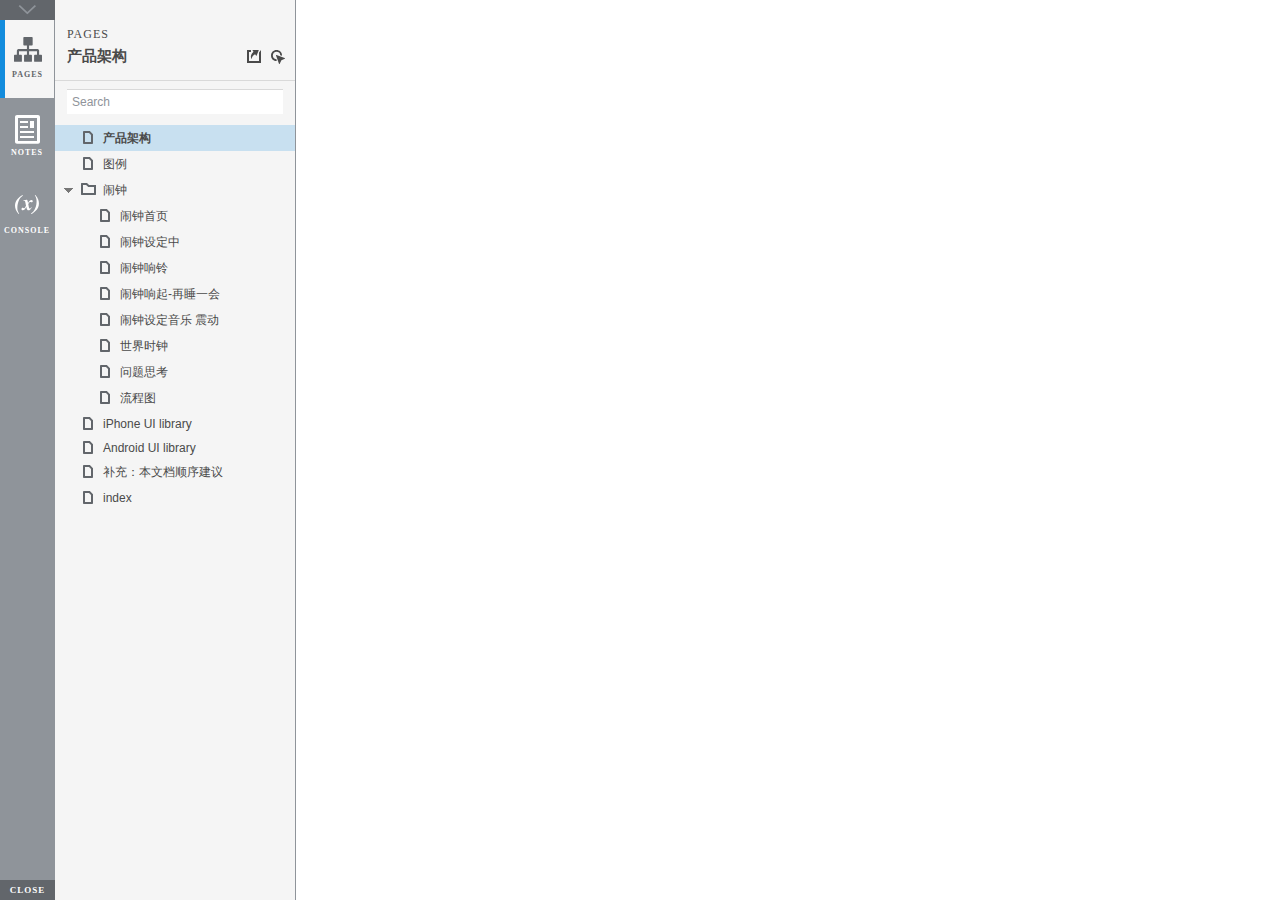
<file: start.html>
﻿<!DOCTYPE html>
<html xmlns="http://www.w3.org/1999/xhtml" xml:lang="en" lang="en">
<head>
    <title>Untitled Document</title>
    <meta http-equiv="X-UA-Compatible" content="IE=edge"/>
    <meta http-equiv="content-type" content="text/html; charset=utf-8" />
    <meta name="viewport" content="width=device-width, initial-scale=1.0" />
    <meta name="apple-mobile-web-app-capable" content="yes" />
    <link type="text/css" href="resources/css/reset.css" rel="Stylesheet" />
    <link type="text/css" href="resources/css/default.css" rel="Stylesheet" />
    <!--<link href='https://fonts.googleapis.com/css?family=Nunito:300' rel='stylesheet' type='text/css'>-->

    <script type="text/javascript">
        if (location.href.toString().indexOf('file://localhost/') == 0) {
            location.href = location.href.toString().replace('file://localhost/', 'file:///');
        }
    </script>

    <script type="text/javascript" src="resources/scripts/jquery-1.7.1.min.js"></script>
    <script type="text/javascript" src="resources/scripts/player/splitter.js"></script>
    <script type="text/javascript" src="resources/scripts/axutils.js"></script>
    <script type="text/javascript" src="resources/scripts/player/axplayer.js"></script>
    <script type="text/javascript" src="resources/scripts/messagecenter.js"></script>
    <script type="text/javascript" src="data/document.js"></script>
    <style type="text/css">

#outerContainer {
	width:1000px;
	height:1500px;
}

.vsplitbar {
    width: 3px;
    /*background: #B9B9B9;*/
    border-right: 1px solid #8f949a;
}

.vsplitbar:hover, .vsplitbar.active {
    background: #8f949a;
}

#rightPanel {
    background-color: White;
}

/*#leftPanel {
    min-width: 120px;
}*/

.splitterMask {
   position:absolute;
   top: 0;
   left: 0;
   width: 100%;
   height: 100%;
   overflow: hidden;
   background-image: url(resources/images/transparent.gif);
   z-index: 20000;
}

    </style>
    <script type="text/javascript" language="JavaScript"><!--
        var SITEMAP_COLLAPSE_VAR_NAME = 'c';
        var PLUGIN_VAR_NAME = 'g';
        var FOOTNOTES_VAR_NAME = 'fn';
        var ADAPTIVE_VIEW_VAR_NAME = 'view';
        var lastLeftPanelWidth = 295;
        var toolBarOnly = true;

        // isolate scope
        (function() {
            setUpController();
            
            var configuration = $axure.document.configuration;
            var _settings = {};
            _settings.projectId = configuration.prototypeId;
            _settings.isAxshare = configuration.isAxshare;
            _settings.loadFeedbackPlugin = configuration.loadFeedbackPlugin;
            var cHash = getHashStringVar(SITEMAP_COLLAPSE_VAR_NAME);
            _settings.startCollapsed = cHash == "1";
            if(cHash == "2") closePlayer();
            var gHash = getHashStringVar(PLUGIN_VAR_NAME);
            if(gHash == "") gHash = 1;
            _settings.startPluginGid = gHash;

            $axure.player.settings = _settings;

            $(window).bind('load', function() {
                if(CHROME_5_LOCAL && !$('body').attr('pluginDetected')) {
                    window.location = 'resources/chrome/chrome.html';
                }
            });

            $(document).ready(function() {
                $axure.page.bind('load.start', mainFrame_onload);
                $axure.messageCenter.addMessageListener(messageCenter_message);

                $(document).on('pluginShown', function (event, data) {
                    setVarInCurrentUrlHash('g', data ? data : '');
                });

                $(document).on('pluginCreated', function(event, data) {
                    if($axure.player.settings.startPluginGid == data) {
                        $axure.player.showPlugin(data);
                    }
                });

                if($axure.player.settings.loadFeedbackPlugin) {
                    if($axure.player.settings.isAxshare) {
                        $axure.utils.loadJS('/Scripts/plugins/feedback/feedback8.js');
                    } else {
                        $axure.utils.loadJS('http://share.axure.com/Scripts/plugins/feedback/feedback8.js');
                    }
                }

                if(navigator.userAgent.indexOf("MSIE") >= 0) $('#outerContainer').width('100%');
                initialize();
                if($axure.player.settings.startCollapsed) $('#outerContainer').splitter({ sizeLeft: 0 });
                else $('#outerContainer').splitter({ sizeLeft: lastLeftPanelWidth });
                $('#leftPanel').width(lastLeftPanelWidth);
                
                $(window).resize(function() { resizeContent(); });

                $('#maximizePanelContainer').hide();

                initializeLogo();

                $(window).resize();
                resizeContent();
                
                $axure.player.collapseToBar();

                if($axure.player.settings.startCollapsed) {
                    collapse();
                    $('#leftPanel').width(0);
                }

                if(MOBILE_DEVICE) {
                    $('#interfaceControlFrameMinimizeContainer').height('45px');
                    $('#interfaceControlFrameMinimizeContainer a').height('45px');
                    $('#interfaceControlFrameHeaderContainer').css('margin-top','45px');
                    $('#interfaceControlFrameCloseContainer a').css('padding','10px 0px');
                    $('#maximizePanelContainer').height('45px');//.css('top','inherit').css('bottom','0px');

                    $('body').removeClass('hashover');

                    if(IOS) {
                        $('#rightPanel').css('overflow', 'auto').css('-webkit-overflow-scrolling', 'touch').css('-ms-overflow-x', 'hidden');

                        window.addEventListener("orientationchange", function() {
                            var viewport = document.querySelector("meta[name=viewport]");
                            //so iOS doesn't zoom when switching back to portrait
                            viewport.setAttribute('content', 'width=device-width, initial-scale=1.0, maximum-scale=1.0');
                            viewport.setAttribute('content', 'width=device-width, initial-scale=1.0');
                            resizeContent();
                        }, false);

                        $axure.page.bind('load.start', function() {
                            resizeContent();
                        });
                    }
                }

            });

            function initialize() {
                var legacyQString = getQueryString("Page");
                if (legacyQString.length > 0) {
                    location.href = location.href.substring(0, location.href.indexOf("?")) + "#p=" + legacyQString;
                    return;
                }

                var mainFrame = document.getElementById("mainFrame");
                mainFrame.contentWindow.location.href = getInitialUrl();
            }

            function initializeLogo() {
                if($axure.document.configuration.logoImagePath) {
                    var image = new Image();
                    image.onload = function() {
                        $('#logoImage').css('max-width', this.width + 'px');
                        $axure.player.resizeContent();
                    };
                    image.src = $axure.document.configuration.logoImagePath;
                
                    $('#interfaceControlFrameLogoImageContainer').html('<img id="logoImage" src="" />');
                    $('#logoImage').attr('src', $axure.document.configuration.logoImagePath).load(function() { resizeContent(); });
                } else $('#interfaceControlFrameLogoImageContainer').hide();

                if ($axure.document.configuration.logoImageCaption) {
                    $('#interfaceControlFrameLogoCaptionContainer').html($axure.document.configuration.logoImageCaption);
                } else $('#interfaceControlFrameLogoCaptionContainer').hide();

                if(!$('#interfaceControlFrameLogoImageContainer').is(':visible') && !$('#interfaceControlFrameLogoCaptionContainer').is(':visible')) {
                    $('#interfaceControlFrameLogoContainer').hide();
                }
            }

            var resizeContent = $axure.player.resizeContent = function() {
                var newHeight = $(window).height();
                var newWidth = $(window).width();

                var controlContainerHeight = newHeight;// - 30;
                if($('#interfaceControlFrameLogoContainer').is(':visible')) controlContainerHeight -= $('#interfaceControlFrameLogoContainer').outerHeight();// + 16;

                $('#outerContainer').height(newHeight).width(newWidth);
                $('.vsplitbar').height(newHeight);
                $('#leftPanel').height(newHeight);
                $('#interfaceControlFrame').height(newHeight);
                $('#interfaceControlFrameContainer').height(newHeight);
                $('#interfaceControlFrameHostContainer').height(controlContainerHeight);

                $('#rightPanel').height(newHeight);
                $('#mainFrame').height(newHeight);

                if($('#leftPanel').is(':visible')) $('#rightPanel').width($(window).width() - $('#leftPanel').width() - 1);// $('.vsplitbar').width());
                else $('#rightPanel').width($(window).width());

                $(document).trigger('ContainerHeightChange',[controlContainerHeight]);

                if(MOBILE_DEVICE) {
                    if(!(getHashStringVar(ADAPTIVE_VIEW_VAR_NAME).length > 0)) $axure.messageCenter.postMessage('setAdaptiveViewForSize', {'width':newWidth, 'height':$('#rightPanel').height()});
                }
            }

            var collapseToBar = $axure.player.collapseToBar = function() {
                lastLeftPanelWidth = $('#leftPanel').width();
                $('#leftPanel').width('55px');
                $('.vsplitbar').hide();
                $('#rightPanel').width($(window).width() - $('#leftPanel').width());
                $(window).resize();
                $('#outerContainer').trigger('resize');
                toolBarOnly = true;
            }

            var expandFromBar = $axure.player.expandFromBar = function() {
                if($('.vsplitbar').is(':visible')) return;

                $('#leftPanel').width(lastLeftPanelWidth);
                $('.vsplitbar').show();
                $('#rightPanel').width($(window).width() - $('#leftPanel').width() - 1);// $('.vsplitbar').width());
                $(window).resize();
                $('#outerContainer').trigger('resize');
                toolBarOnly = false;
            }

        })();

        function messageCenter_message(message, data) {
            if(message == 'expandFrame') expand();
            else if(message == 'getCollapseFrameOnLoad' && $axure.player.settings.startCollapsed && !MOBILE_DEVICE) $axure.messageCenter.postMessage('collapseFrameOnLoad');
        }

        
        function getInitialUrl() {
            var pageName = getHashStringVar("p");
            if(pageName.length > 0) return pageName + ".html";
            else {
                var url = getFirstPageUrl($axure.document.sitemap.rootNodes);
                return (url ? url : "about:blank");
            }
        }

        function getFirstPageUrl(nodes) {
            for (var i = 0; i < nodes.length; i++) {
                var node = nodes[i];
                if (node.url) return node.url;
                else {
                    var hasChildren = (node.children && node.children.length > 0);
                    if (hasChildren) {
                        var url = getFirstPageUrl(node.children);
                        if (url) return url;
                    }
                }
            }
            return null;
        }

        function closePlayer() {
            if($axure.page.location) window.location.href = $axure.page.location;
            else {
                var pageFile = getInitialUrl();
                var currentLocation = window.location.toString();
                window.location.href = currentLocation.substr(0, currentLocation.lastIndexOf("/") + 1) + pageFile;
            }
        }

        function replaceHash(newHash) {
            var currentLocWithoutHash = window.location.toString().split('#')[0];

            //We use replace so that every hash change doesn't get appended to the history stack.
            //We use replaceState in browsers that support it, else replace the location
            if(typeof window.history.replaceState != 'undefined') {
                try {
                    //Chrome 45 (Version 45.0.2454.85 m) started throwing an error here when generated locally (this only happens with sitemap open) which broke all interactions.
                    //try catch breaks the url adjusting nicely when the sitemap is open, but all interactions and forward and back buttons work.
                    //Uncaught SecurityError: Failed to execute 'replaceState' on 'History': A history state object with URL 'file:///C:/Users/Ian/Documents/Axure/HTML/Untitled/start.html#p=home' cannot be created in a document with origin 'null'.
                    window.history.replaceState(null, null, currentLocWithoutHash + newHash);
                } catch(ex) {}
            } else {
                window.location.replace(currentLocWithoutHash + newHash);
            }
        }

        function collapse() {
            setVarInCurrentUrlHash('c', 1);
            if(!toolBarOnly) lastLeftPanelWidth = $('#leftPanel').width();

            $('#maximizePanelContainer').show();
            $('#leftPanel').hide();
            $('.vsplitbar').hide();
            $('#rightPanel').width($(window).width());
            $(window).resize();
            $('#outerContainer').trigger('resize');

            $(document).trigger('sidebarCollapse');

            if(MOBILE_DEVICE) {
                $('#maximizePanelContainer').animate({
                    top:$('#rightPanel').height() - $('#maximizePanelContainer').height()
                }, 300, 'swing', function() {
                    $('#maximizePanelContainer').css('top', 'inherit').css('bottom', '0px');
                });
            }
        }

        function expand() {
            if(MOBILE_DEVICE) {
                $('#maximizePanelContainer').css('top', '0px').css('bottom', 'inherit');
            }

            deleteVarFromCurrentUrlHash('c');
            $('#maximizePanelContainer').hide();
            $('#leftPanel').width(lastLeftPanelWidth);
            $('#leftPanel').show();
            if(!toolBarOnly) {
                $('.vsplitbar').show();
                $('#rightPanel').width($(window).width() - $('#leftPanel').width() - 1);
            } else {
                $axure.player.collapseToBar();
            }
            $(window).resize();
            $('#outerContainer').trigger('resize');

            $(document).trigger('sidebarExpanded');
        }


        function mainFrame_onload() {
            if($axure.page.pageName) document.title = $axure.page.pageName;
        }

        function getQueryString(query) {
            var qstring = self.location.href.split("?");
            if(qstring.length < 2) return "";
            return GetParameter(qstring, query);
        }
        
        function GetParameter(qstring, query) {
            var prms = qstring[1].split("&");
            var frmelements = new Array();
            var currprmeter, querystr = "";

            for(var i = 0; i < prms.length; i++) {
                currprmeter = prms[i].split("=");
                frmelements[i] = new Array();
                frmelements[i][0] = currprmeter[0];
                frmelements[i][1] = currprmeter[1];
            }

            for(j = 0; j < frmelements.length; j++) {
                if(frmelements[j][0].toLowerCase() == query.toLowerCase()) {
                    querystr = frmelements[j][1];
                    break;
                }
            }
            return querystr;
        }
        
        function getHashStringVar(query) {
            var qstring = self.location.href.split("#");
            if(qstring.length < 2) return "";
            return GetParameter(qstring, query);
        }

        function setHashStringVar(currentHash, varName, varVal) {
            var varWithEqual = varName + '=';
            var poundVarWithEqual = varVal === '' ? '' :  '#' + varName + '=' + varVal;
            var ampVarWithEqual = varVal === '' ? '' :  '&' + varName + '=' + varVal;
            var hashToSet = '';

            var pageIndex = currentHash.indexOf('#' + varWithEqual);
            if(pageIndex == -1) pageIndex = currentHash.indexOf('&' + varWithEqual);
            if(pageIndex != -1) {
                var newHash = currentHash.substring(0, pageIndex);

                newHash = newHash == '' ? poundVarWithEqual : newHash + ampVarWithEqual;

                var ampIndex = currentHash.indexOf('&', pageIndex + 1);
                if(ampIndex != -1) {
                    newHash = newHash == '' ? '#' + currentHash.substring(ampIndex + 1) : newHash + currentHash.substring(ampIndex);
                }
                hashToSet = newHash;
            } else if(currentHash.indexOf('#') != -1) {
                hashToSet = currentHash + ampVarWithEqual;
            } else {
                hashToSet = poundVarWithEqual;
            }

            if(hashToSet != '' || varVal == '') {
                return hashToSet;
            }

            return null;
        }

        function setVarInCurrentUrlHash(varName, varVal) {
            var newHash = setHashStringVar(window.location.hash, varName, varVal);

            if(newHash != null) {
                replaceHash(newHash);
            }
        }

        function deleteHashStringVar(currentHash, varName) {
            var varWithEqual = varName + '=';

            var pageIndex = currentHash.indexOf('#' + varWithEqual);
            if(pageIndex == -1) pageIndex = currentHash.indexOf('&' + varWithEqual);
            if(pageIndex != -1) {
                var newHash = currentHash.substring(0, pageIndex);

                var ampIndex = currentHash.indexOf('&', pageIndex + 1);

                //IF begin of string....if none blank, ELSE # instead of & and rest
                //IF in string....prefix + if none blank, ELSE &-rest
                if(newHash == '') { //beginning of string
                    newHash = ampIndex != -1 ? '#' + currentHash.substring(ampIndex + 1) : '';
                } else { //somewhere in the middle
                    newHash = newHash + (ampIndex != -1 ? currentHash.substring(ampIndex) : '');
                }

                return newHash;
            }

            return null;
        }

        function deleteVarFromCurrentUrlHash(varName) {
            var newHash = deleteHashStringVar(window.location.hash, varName);

            if(newHash != null) {
                replaceHash(newHash);
            }
        }
    --></script>

    <link type="text/css" rel="Stylesheet" href="plugins/sitemap/styles/sitemap.css" />
    <script type="text/javascript" src="plugins/sitemap/sitemap.js"></script>
    <link type="text/css" rel="Stylesheet" href="plugins/page_notes/styles/page_notes.css" />
    <script type="text/javascript" src="plugins/page_notes/page_notes.js"></script>
    <!--<link type="text/css" rel="Stylesheet" href="plugins/recordplay/styles/recordplay.css" />
    <script type="text/javascript" src="plugins/recordplay/recordplay.js"></script>-->
    <link type="text/css" rel="Stylesheet" href="plugins/debug/styles/debug.css" />
    <script type="text/javascript" src="plugins/debug/debug.js"></script>

</head>
<body scroll="no" class="hashover">
    <div id="outerContainer">

        <div id="leftPanel">
            <div id="interfaceControlFrame">
                <div id="interfaceControlFrameMinimizeContainer">
                    <a title="Collapse" id="interfaceControlFrameMinimizeButton" onclick="collapse();">&nbsp;</a>
                </div>
                <div id="interfaceControlFrameHeaderContainer">
                    <ul id="interfaceControlFrameHeader"></ul>
                </div>
                <div id="interfaceControlFrameContainer">
                    <div id="interfaceControlFrameLogoContainer">
                        <div id="interfaceControlFrameLogoImageContainer"></div>
                        <div id="interfaceControlFrameLogoCaptionContainer"></div>
                    </div>
                    <div id="interfaceControlFrameHostContainer">
                    </div>
                </div>
                <div id="interfaceControlFrameCloseContainer">
                    <a title="Close" id="interfaceControlFrameCloseButton" onclick="closePlayer();">CLOSE</a>
                </div>
            </div>
        </div>
        <div id="rightPanel">
            <iframe id="mainFrame" name="mainFrame" width="100%" height="100%" src="" frameborder="0" style="display: block;"></iframe>
        </div>

    </div>

    <div id="maximizePanelContainer">
        <iframe id="expandFrame" src="resources/expand.html" width="100%" height="100%" scrolling="no" allowtransparency="true" frameborder="0"></iframe>
    </div>

</body>
</html>
</file>
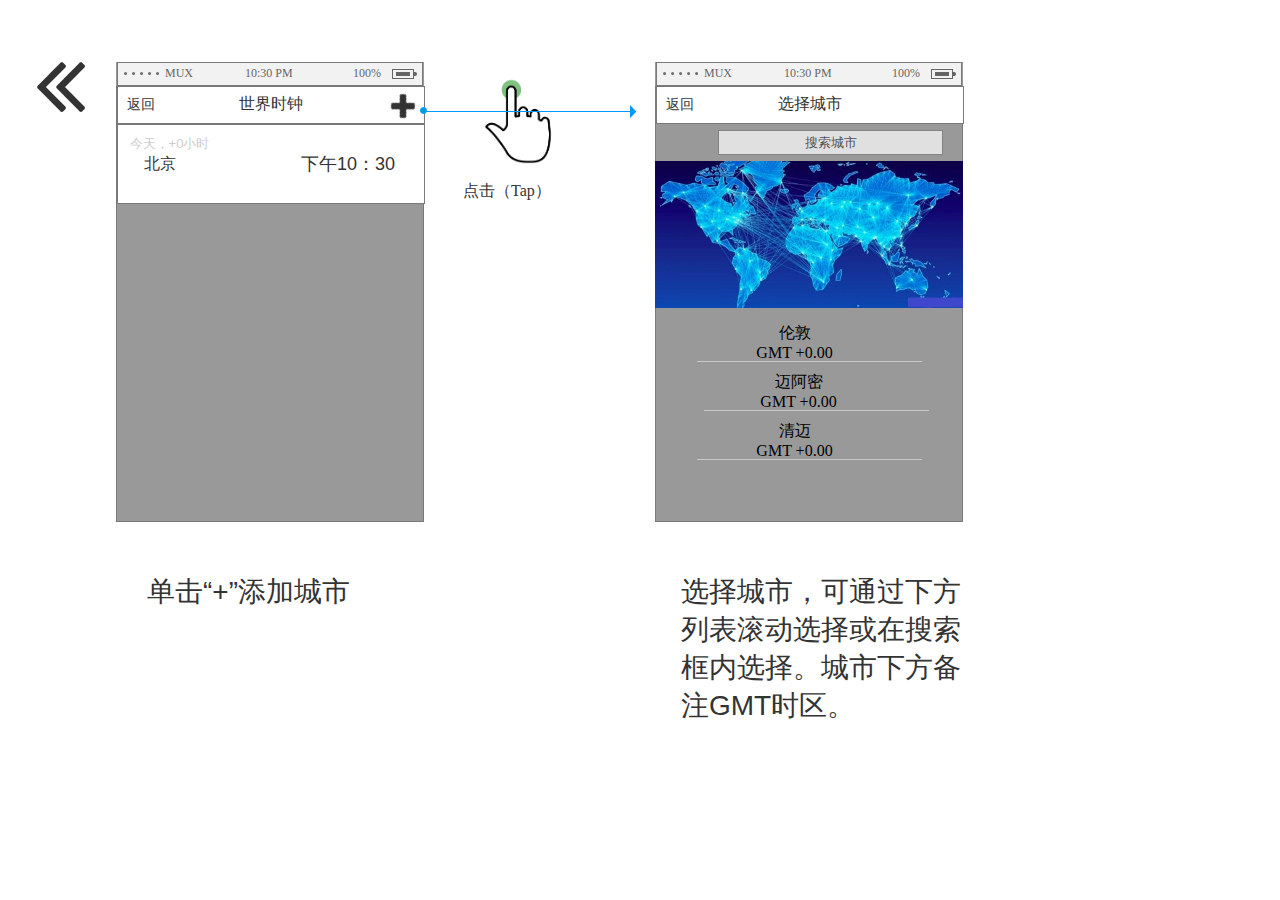
<file: 世界时钟.html>
﻿<!DOCTYPE html>
<html>
  <head>
    <title>世界时钟</title>
    <meta http-equiv="X-UA-Compatible" content="IE=edge"/>
    <meta http-equiv="content-type" content="text/html; charset=utf-8"/>
    <meta name="apple-mobile-web-app-capable" content="yes"/>
    <link href="resources/css/jquery-ui-themes.css" type="text/css" rel="stylesheet"/>
    <link href="resources/css/axure_rp_page.css" type="text/css" rel="stylesheet"/>
    <link href="data/styles.css" type="text/css" rel="stylesheet"/>
    <link href="files/世界时钟/styles.css" type="text/css" rel="stylesheet"/>
    <script src="resources/scripts/jquery-1.7.1.min.js"></script>
    <script src="resources/scripts/jquery-ui-1.8.10.custom.min.js"></script>
    <script src="resources/scripts/axure/axQuery.js"></script>
    <script src="resources/scripts/axure/globals.js"></script>
    <script src="resources/scripts/axutils.js"></script>
    <script src="resources/scripts/axure/annotation.js"></script>
    <script src="resources/scripts/axure/axQuery.std.js"></script>
    <script src="resources/scripts/axure/doc.js"></script>
    <script src="data/document.js"></script>
    <script src="resources/scripts/messagecenter.js"></script>
    <script src="resources/scripts/axure/events.js"></script>
    <script src="resources/scripts/axure/recording.js"></script>
    <script src="resources/scripts/axure/action.js"></script>
    <script src="resources/scripts/axure/expr.js"></script>
    <script src="resources/scripts/axure/geometry.js"></script>
    <script src="resources/scripts/axure/flyout.js"></script>
    <script src="resources/scripts/axure/ie.js"></script>
    <script src="resources/scripts/axure/model.js"></script>
    <script src="resources/scripts/axure/repeater.js"></script>
    <script src="resources/scripts/axure/sto.js"></script>
    <script src="resources/scripts/axure/utils.temp.js"></script>
    <script src="resources/scripts/axure/variables.js"></script>
    <script src="resources/scripts/axure/drag.js"></script>
    <script src="resources/scripts/axure/move.js"></script>
    <script src="resources/scripts/axure/visibility.js"></script>
    <script src="resources/scripts/axure/style.js"></script>
    <script src="resources/scripts/axure/adaptive.js"></script>
    <script src="resources/scripts/axure/tree.js"></script>
    <script src="resources/scripts/axure/init.temp.js"></script>
    <script src="files/世界时钟/data.js"></script>
    <script src="resources/scripts/axure/legacy.js"></script>
    <script src="resources/scripts/axure/viewer.js"></script>
    <script src="resources/scripts/axure/math.js"></script>
    <script type="text/javascript">
      $axure.utils.getTransparentGifPath = function() { return 'resources/images/transparent.gif'; };
      $axure.utils.getOtherPath = function() { return 'resources/Other.html'; };
      $axure.utils.getReloadPath = function() { return 'resources/reload.html'; };
    </script>
  </head>
  <body>
    <div id="base" class="">

      <!-- Rectangle (矩形) -->
      <div id="u1105" class="ax_default _形状" data-label="Rectangle">
        <div id="u1105_div" class=""></div>
        <!-- Unnamed () -->
        <div id="u1106" class="text" style="display: none; visibility: hidden">
          <p><span></span></p>
        </div>
      </div>

      <!-- Unnamed (组合) -->
      <div id="u1107" class="ax_default">

        <!-- Unnamed (矩形) -->
        <div id="u1108" class="ax_default _形状">
          <div id="u1108_div" class=""></div>
          <!-- Unnamed () -->
          <div id="u1109" class="text" style="display: none; visibility: hidden">
            <p><span></span></p>
          </div>
        </div>

        <!-- Unnamed (组合) -->
        <div id="u1110" class="ax_default">

          <!-- Unnamed (矩形) -->
          <div id="u1111" class="ax_default _形状">
            <img id="u1111_img" class="img " src="images/闹钟首页/u295.png"/>
            <!-- Unnamed () -->
            <div id="u1112" class="text" style="display: none; visibility: hidden">
              <p><span></span></p>
            </div>
          </div>

          <!-- Unnamed (矩形) -->
          <div id="u1113" class="ax_default _形状">
            <img id="u1113_img" class="img " src="images/闹钟首页/u295.png"/>
            <!-- Unnamed () -->
            <div id="u1114" class="text" style="display: none; visibility: hidden">
              <p><span></span></p>
            </div>
          </div>

          <!-- Unnamed (矩形) -->
          <div id="u1115" class="ax_default _形状">
            <img id="u1115_img" class="img " src="images/闹钟首页/u295.png"/>
            <!-- Unnamed () -->
            <div id="u1116" class="text" style="display: none; visibility: hidden">
              <p><span></span></p>
            </div>
          </div>

          <!-- Unnamed (矩形) -->
          <div id="u1117" class="ax_default _形状">
            <img id="u1117_img" class="img " src="images/闹钟首页/u295.png"/>
            <!-- Unnamed () -->
            <div id="u1118" class="text" style="display: none; visibility: hidden">
              <p><span></span></p>
            </div>
          </div>

          <!-- Unnamed (矩形) -->
          <div id="u1119" class="ax_default _形状">
            <img id="u1119_img" class="img " src="images/闹钟首页/u295.png"/>
            <!-- Unnamed () -->
            <div id="u1120" class="text" style="display: none; visibility: hidden">
              <p><span></span></p>
            </div>
          </div>
        </div>

        <!-- Unnamed (组合) -->
        <div id="u1121" class="ax_default">

          <!-- Unnamed (矩形) -->
          <div id="u1122" class="ax_default _形状">
            <div id="u1122_div" class=""></div>
            <!-- Unnamed () -->
            <div id="u1123" class="text" style="display: none; visibility: hidden">
              <p><span></span></p>
            </div>
          </div>

          <!-- Unnamed (矩形) -->
          <div id="u1124" class="ax_default _形状">
            <div id="u1124_div" class=""></div>
            <!-- Unnamed () -->
            <div id="u1125" class="text" style="display: none; visibility: hidden">
              <p><span></span></p>
            </div>
          </div>

          <!-- Unnamed (矩形) -->
          <div id="u1126" class="ax_default _形状">
            <div id="u1126_div" class=""></div>
            <!-- Unnamed () -->
            <div id="u1127" class="text" style="display: none; visibility: hidden">
              <p><span></span></p>
            </div>
          </div>
        </div>
      </div>

      <!-- Header 2 (矩形) -->
      <div id="u1128" class="ax_default _文本段落" data-label="Header 2">
        <div id="u1128_div" class=""></div>
        <!-- Unnamed () -->
        <div id="u1129" class="text" style="visibility: visible;">
          <p><span>MUX</span></p>
        </div>
      </div>

      <!-- Header 2 (矩形) -->
      <div id="u1130" class="ax_default _文本段落" data-label="Header 2">
        <div id="u1130_div" class=""></div>
        <!-- Unnamed () -->
        <div id="u1131" class="text" style="visibility: visible;">
          <p><span>10:30 PM</span></p>
        </div>
      </div>

      <!-- Header 2 (矩形) -->
      <div id="u1132" class="ax_default _文本段落" data-label="Header 2">
        <div id="u1132_div" class=""></div>
        <!-- Unnamed () -->
        <div id="u1133" class="text" style="visibility: visible;">
          <p><span>100%</span></p>
        </div>
      </div>

      <!-- Unnamed (矩形) -->
      <div id="u1134" class="ax_default box_1">
        <div id="u1134_div" class=""></div>
        <!-- Unnamed () -->
        <div id="u1135" class="text" style="display: none; visibility: hidden">
          <p><span></span></p>
        </div>
      </div>

      <!-- Unnamed (矩形) -->
      <div id="u1136" class="ax_default box_1">
        <div id="u1136_div" class=""></div>
        <!-- Unnamed () -->
        <div id="u1137" class="text" style="display: none; visibility: hidden">
          <p><span></span></p>
        </div>
      </div>

      <!-- Unnamed (矩形) -->
      <div id="u1138" class="ax_default label">
        <div id="u1138_div" class=""></div>
        <!-- Unnamed () -->
        <div id="u1139" class="text" style="visibility: visible;">
          <p><span>世界时钟</span></p>
        </div>
      </div>

      <!-- Unnamed (矩形) -->
      <div id="u1140" class="ax_default label">
        <div id="u1140_div" class=""></div>
        <!-- Unnamed () -->
        <div id="u1141" class="text" style="visibility: visible;">
          <p><span>返回</span></p>
        </div>
      </div>

      <!-- Unnamed (形状) -->
      <div id="u1142" class="ax_default icon">
        <img id="u1142_img" class="img " src="images/闹钟首页/u320.png"/>
        <!-- Unnamed () -->
        <div id="u1143" class="text" style="display: none; visibility: hidden">
          <p><span></span></p>
        </div>
      </div>

      <!-- Rectangle (矩形) -->
      <div id="u1144" class="ax_default _形状" data-label="Rectangle">
        <div id="u1144_div" class=""></div>
        <!-- Unnamed () -->
        <div id="u1145" class="text" style="display: none; visibility: hidden">
          <p><span></span></p>
        </div>
      </div>

      <!-- Unnamed (组合) -->
      <div id="u1146" class="ax_default">

        <!-- Unnamed (矩形) -->
        <div id="u1147" class="ax_default _形状">
          <div id="u1147_div" class=""></div>
          <!-- Unnamed () -->
          <div id="u1148" class="text" style="display: none; visibility: hidden">
            <p><span></span></p>
          </div>
        </div>

        <!-- Unnamed (组合) -->
        <div id="u1149" class="ax_default">

          <!-- Unnamed (矩形) -->
          <div id="u1150" class="ax_default _形状">
            <img id="u1150_img" class="img " src="images/闹钟首页/u295.png"/>
            <!-- Unnamed () -->
            <div id="u1151" class="text" style="display: none; visibility: hidden">
              <p><span></span></p>
            </div>
          </div>

          <!-- Unnamed (矩形) -->
          <div id="u1152" class="ax_default _形状">
            <img id="u1152_img" class="img " src="images/闹钟首页/u295.png"/>
            <!-- Unnamed () -->
            <div id="u1153" class="text" style="display: none; visibility: hidden">
              <p><span></span></p>
            </div>
          </div>

          <!-- Unnamed (矩形) -->
          <div id="u1154" class="ax_default _形状">
            <img id="u1154_img" class="img " src="images/闹钟首页/u295.png"/>
            <!-- Unnamed () -->
            <div id="u1155" class="text" style="display: none; visibility: hidden">
              <p><span></span></p>
            </div>
          </div>

          <!-- Unnamed (矩形) -->
          <div id="u1156" class="ax_default _形状">
            <img id="u1156_img" class="img " src="images/闹钟首页/u295.png"/>
            <!-- Unnamed () -->
            <div id="u1157" class="text" style="display: none; visibility: hidden">
              <p><span></span></p>
            </div>
          </div>

          <!-- Unnamed (矩形) -->
          <div id="u1158" class="ax_default _形状">
            <img id="u1158_img" class="img " src="images/闹钟首页/u295.png"/>
            <!-- Unnamed () -->
            <div id="u1159" class="text" style="display: none; visibility: hidden">
              <p><span></span></p>
            </div>
          </div>
        </div>

        <!-- Unnamed (组合) -->
        <div id="u1160" class="ax_default">

          <!-- Unnamed (矩形) -->
          <div id="u1161" class="ax_default _形状">
            <div id="u1161_div" class=""></div>
            <!-- Unnamed () -->
            <div id="u1162" class="text" style="display: none; visibility: hidden">
              <p><span></span></p>
            </div>
          </div>

          <!-- Unnamed (矩形) -->
          <div id="u1163" class="ax_default _形状">
            <div id="u1163_div" class=""></div>
            <!-- Unnamed () -->
            <div id="u1164" class="text" style="display: none; visibility: hidden">
              <p><span></span></p>
            </div>
          </div>

          <!-- Unnamed (矩形) -->
          <div id="u1165" class="ax_default _形状">
            <div id="u1165_div" class=""></div>
            <!-- Unnamed () -->
            <div id="u1166" class="text" style="display: none; visibility: hidden">
              <p><span></span></p>
            </div>
          </div>
        </div>
      </div>

      <!-- Header 2 (矩形) -->
      <div id="u1167" class="ax_default _文本段落" data-label="Header 2">
        <div id="u1167_div" class=""></div>
        <!-- Unnamed () -->
        <div id="u1168" class="text" style="visibility: visible;">
          <p><span>MUX</span></p>
        </div>
      </div>

      <!-- Header 2 (矩形) -->
      <div id="u1169" class="ax_default _文本段落" data-label="Header 2">
        <div id="u1169_div" class=""></div>
        <!-- Unnamed () -->
        <div id="u1170" class="text" style="visibility: visible;">
          <p><span>10:30 PM</span></p>
        </div>
      </div>

      <!-- Header 2 (矩形) -->
      <div id="u1171" class="ax_default _文本段落" data-label="Header 2">
        <div id="u1171_div" class=""></div>
        <!-- Unnamed () -->
        <div id="u1172" class="text" style="visibility: visible;">
          <p><span>100%</span></p>
        </div>
      </div>

      <!-- Unnamed (矩形) -->
      <div id="u1173" class="ax_default box_1">
        <div id="u1173_div" class=""></div>
        <!-- Unnamed () -->
        <div id="u1174" class="text" style="display: none; visibility: hidden">
          <p><span></span></p>
        </div>
      </div>

      <!-- Unnamed (矩形) -->
      <div id="u1175" class="ax_default box_1">
        <div id="u1175_div" class=""></div>
        <!-- Unnamed () -->
        <div id="u1176" class="text" style="display: none; visibility: hidden">
          <p><span></span></p>
        </div>
      </div>

      <!-- Unnamed (矩形) -->
      <div id="u1177" class="ax_default label">
        <div id="u1177_div" class=""></div>
        <!-- Unnamed () -->
        <div id="u1178" class="text" style="visibility: visible;">
          <p><span>选择城市</span></p>
        </div>
      </div>

      <!-- Unnamed (矩形) -->
      <div id="u1179" class="ax_default label">
        <div id="u1179_div" class=""></div>
        <!-- Unnamed () -->
        <div id="u1180" class="text" style="visibility: visible;">
          <p><span>返回</span></p>
        </div>
      </div>

      <!-- Unnamed (图片) -->
      <div id="u1181" class="ax_default image">
        <img id="u1181_img" class="img " src="images/世界时钟/u1181.jpg"/>
        <!-- Unnamed () -->
        <div id="u1182" class="text" style="display: none; visibility: hidden">
          <p><span></span></p>
        </div>
      </div>

      <!-- Unnamed (矩形) -->
      <div id="u1183" class="ax_default box_1">
        <div id="u1183_div" class=""></div>
        <!-- Unnamed () -->
        <div id="u1184" class="text" style="visibility: visible;">
          <p><span>搜索城市</span></p>
        </div>
      </div>

      <!-- Unnamed (水平线) -->
      <div id="u1185" class="ax_default _水平线">
        <img id="u1185_img" class="img " src="images/世界时钟/u1185.png"/>
        <!-- Unnamed () -->
        <div id="u1186" class="text" style="display: none; visibility: hidden">
          <p><span></span></p>
        </div>
      </div>

      <!-- Unnamed (矩形) -->
      <div id="u1187" class="ax_default _文本段落">
        <div id="u1187_div" class=""></div>
        <!-- Unnamed () -->
        <div id="u1188" class="text" style="visibility: visible;">
          <p><span>伦敦</span></p><p><span>GMT +0.00</span></p>
        </div>
      </div>

      <!-- Unnamed (水平线) -->
      <div id="u1189" class="ax_default _水平线">
        <img id="u1189_img" class="img " src="images/世界时钟/u1185.png"/>
        <!-- Unnamed () -->
        <div id="u1190" class="text" style="display: none; visibility: hidden">
          <p><span></span></p>
        </div>
      </div>

      <!-- Unnamed (矩形) -->
      <div id="u1191" class="ax_default _文本段落">
        <div id="u1191_div" class=""></div>
        <!-- Unnamed () -->
        <div id="u1192" class="text" style="visibility: visible;">
          <p><span>迈阿密</span></p><p><span>GMT +0.00</span></p>
        </div>
      </div>

      <!-- Unnamed (水平线) -->
      <div id="u1193" class="ax_default _水平线">
        <img id="u1193_img" class="img " src="images/世界时钟/u1185.png"/>
        <!-- Unnamed () -->
        <div id="u1194" class="text" style="display: none; visibility: hidden">
          <p><span></span></p>
        </div>
      </div>

      <!-- Unnamed (矩形) -->
      <div id="u1195" class="ax_default _文本段落">
        <div id="u1195_div" class=""></div>
        <!-- Unnamed () -->
        <div id="u1196" class="text" style="visibility: visible;">
          <p><span>清迈</span></p><p><span>GMT +0.00</span></p>
        </div>
      </div>

      <!-- Unnamed (矩形) -->
      <div id="u1197" class="ax_default box_1">
        <div id="u1197_div" class=""></div>
        <!-- Unnamed () -->
        <div id="u1198" class="text" style="display: none; visibility: hidden">
          <p><span></span></p>
        </div>
      </div>

      <!-- Unnamed (矩形) -->
      <div id="u1199" class="ax_default button">
        <div id="u1199_div" class=""></div>
        <!-- Unnamed () -->
        <div id="u1200" class="text" style="visibility: visible;">
          <p><span>下午10：30</span></p>
        </div>
      </div>

      <!-- Unnamed (矩形) -->
      <div id="u1201" class="ax_default button">
        <div id="u1201_div" class=""></div>
        <!-- Unnamed () -->
        <div id="u1202" class="text" style="visibility: visible;">
          <p><span>北京</span></p>
        </div>
      </div>

      <!-- Unnamed (矩形) -->
      <div id="u1203" class="ax_default button">
        <div id="u1203_div" class=""></div>
        <!-- Unnamed () -->
        <div id="u1204" class="text" style="visibility: visible;">
          <p><span>今天，+0小时</span></p>
        </div>
      </div>

      <!-- Unnamed (图片) -->
      <div id="u1205" class="ax_default image">
        <img id="u1205_img" class="img " src="images/图例/u106.png"/>
        <!-- Unnamed () -->
        <div id="u1206" class="text" style="display: none; visibility: hidden">
          <p><span></span></p>
        </div>
      </div>

      <!-- Header 2 (矩形) -->
      <div id="u1207" class="ax_default _文本段落" data-label="Header 2">
        <div id="u1207_div" class=""></div>
        <!-- Unnamed () -->
        <div id="u1208" class="text" style="visibility: visible;">
          <p><span>点击（Tap）</span></p>
        </div>
      </div>

      <!-- Unnamed (组合) -->
      <div id="u1209" class="ax_default">

        <!-- Unnamed (水平线) -->
        <div id="u1210" class="compound ax_default _水平线" WidgetHeight="1" WidgetWidth="212" CompoundMode="true">
          <img id="u1210_img" class="singleImg img " src="images/图例/u11.png"/>
          <div id="u1210p000" class="ax_vector_shape" WidgetTopLeftX="-0.495327102803738" WidgetTopLeftY="-0.5" WidgetTopRightX="0.495327102803738" WidgetTopRightY="-0.5" WidgetBottomLeftX="-0.495327102803738" WidgetBottomLeftY="0.5" WidgetBottomRightX="0.495327102803738" WidgetBottomRightY="0.5">
            <img id="u1210p000_img" class="img " src="images/图例/u11p000.png"/>
          </div>
          <div id="u1210p001" class="ax_vector_shape" WidgetTopLeftX="-10.4" WidgetTopLeftY="0" WidgetTopRightX="0.2" WidgetTopRightY="0" WidgetBottomLeftX="-10.4" WidgetBottomLeftY="0.05" WidgetBottomRightX="0.2" WidgetBottomRightY="0.05">
            <img id="u1210p001_img" class="img " src="images/图例/u11p001.png"/>
          </div>
          <!-- Unnamed () -->
          <div id="u1211" class="text" style="display: none; visibility: hidden">
            <p><span></span></p>
          </div>
        </div>

        <!-- Unnamed (矩形) -->
        <div id="u1212" class="ax_default _形状">
          <div id="u1212_div" class=""></div>
          <!-- Unnamed () -->
          <div id="u1213" class="text" style="display: none; visibility: hidden">
            <p><span></span></p>
          </div>
        </div>
      </div>

      <!-- Unnamed (矩形) -->
      <div id="u1214" class="ax_default _文本段落">
        <div id="u1214_div" class=""></div>
        <!-- Unnamed () -->
        <div id="u1215" class="text" style="visibility: visible;">
          <p><span>选择城市，可通过下方列表滚动选择或在搜索框内选择。城市下方备注GMT时区。</span></p>
        </div>
      </div>

      <!-- Unnamed (矩形) -->
      <div id="u1216" class="ax_default _文本段落">
        <div id="u1216_div" class=""></div>
        <!-- Unnamed () -->
        <div id="u1217" class="text" style="visibility: visible;">
          <p><span>单击“+”添加城市</span></p>
        </div>
      </div>

      <!-- Unnamed (形状) -->
      <div id="u1218" class="ax_default icon">
        <img id="u1218_img" class="img " src="images/闹钟首页/u383.png"/>
        <!-- Unnamed () -->
        <div id="u1219" class="text" style="display: none; visibility: hidden">
          <p><span></span></p>
        </div>
      </div>
    </div>
  </body>
</html>
</file>
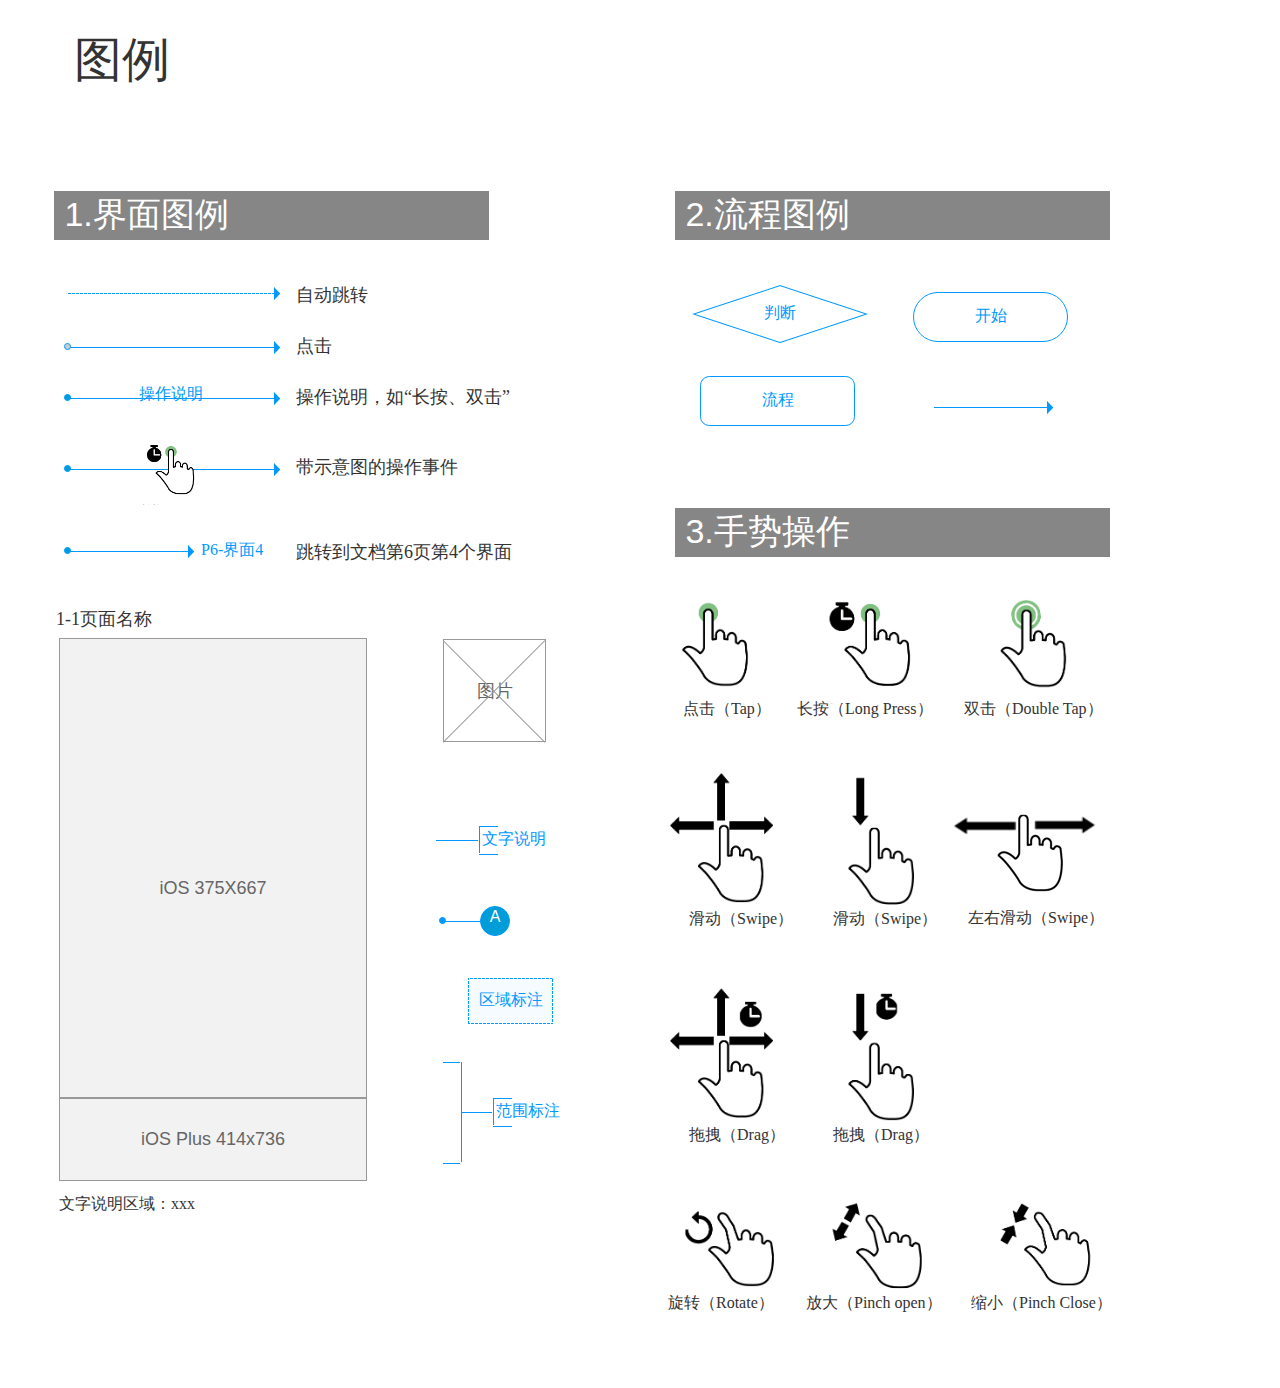
<file: 图例.html>
﻿<!DOCTYPE html>
<html>
  <head>
    <title>图例</title>
    <meta http-equiv="X-UA-Compatible" content="IE=edge"/>
    <meta http-equiv="content-type" content="text/html; charset=utf-8"/>
    <meta name="apple-mobile-web-app-capable" content="yes"/>
    <link href="resources/css/jquery-ui-themes.css" type="text/css" rel="stylesheet"/>
    <link href="resources/css/axure_rp_page.css" type="text/css" rel="stylesheet"/>
    <link href="data/styles.css" type="text/css" rel="stylesheet"/>
    <link href="files/图例/styles.css" type="text/css" rel="stylesheet"/>
    <script src="resources/scripts/jquery-1.7.1.min.js"></script>
    <script src="resources/scripts/jquery-ui-1.8.10.custom.min.js"></script>
    <script src="resources/scripts/axure/axQuery.js"></script>
    <script src="resources/scripts/axure/globals.js"></script>
    <script src="resources/scripts/axutils.js"></script>
    <script src="resources/scripts/axure/annotation.js"></script>
    <script src="resources/scripts/axure/axQuery.std.js"></script>
    <script src="resources/scripts/axure/doc.js"></script>
    <script src="data/document.js"></script>
    <script src="resources/scripts/messagecenter.js"></script>
    <script src="resources/scripts/axure/events.js"></script>
    <script src="resources/scripts/axure/recording.js"></script>
    <script src="resources/scripts/axure/action.js"></script>
    <script src="resources/scripts/axure/expr.js"></script>
    <script src="resources/scripts/axure/geometry.js"></script>
    <script src="resources/scripts/axure/flyout.js"></script>
    <script src="resources/scripts/axure/ie.js"></script>
    <script src="resources/scripts/axure/model.js"></script>
    <script src="resources/scripts/axure/repeater.js"></script>
    <script src="resources/scripts/axure/sto.js"></script>
    <script src="resources/scripts/axure/utils.temp.js"></script>
    <script src="resources/scripts/axure/variables.js"></script>
    <script src="resources/scripts/axure/drag.js"></script>
    <script src="resources/scripts/axure/move.js"></script>
    <script src="resources/scripts/axure/visibility.js"></script>
    <script src="resources/scripts/axure/style.js"></script>
    <script src="resources/scripts/axure/adaptive.js"></script>
    <script src="resources/scripts/axure/tree.js"></script>
    <script src="resources/scripts/axure/init.temp.js"></script>
    <script src="files/图例/data.js"></script>
    <script src="resources/scripts/axure/legacy.js"></script>
    <script src="resources/scripts/axure/viewer.js"></script>
    <script src="resources/scripts/axure/math.js"></script>
    <script type="text/javascript">
      $axure.utils.getTransparentGifPath = function() { return 'resources/images/transparent.gif'; };
      $axure.utils.getOtherPath = function() { return 'resources/Other.html'; };
      $axure.utils.getReloadPath = function() { return 'resources/reload.html'; };
    </script>
  </head>
  <body>
    <div id="base" class="">

      <!-- Header 2 (矩形) -->
      <div id="u0" class="ax_default _文本段落" data-label="Header 2">
        <div id="u0_div" class=""></div>
        <!-- Unnamed () -->
        <div id="u1" class="text" style="visibility: visible;">
          <p><span>图例</span></p>
        </div>
      </div>

      <!-- Unnamed (矩形) -->
      <div id="u2" class="ax_default _形状">
        <img id="u2_img" class="img " src="images/图例/u2.png"/>
        <!-- Unnamed () -->
        <div id="u3" class="text" style="visibility: visible;">
          <p><span>&nbsp;1.界面图例</span></p>
        </div>
      </div>

      <!-- Unnamed (矩形) -->
      <div id="u4" class="ax_default _形状">
        <img id="u4_img" class="img " src="images/图例/u2.png"/>
        <!-- Unnamed () -->
        <div id="u5" class="text" style="visibility: visible;">
          <p><span>&nbsp;2.流程图例</span></p>
        </div>
      </div>

      <!-- Unnamed (矩形) -->
      <div id="u6" class="ax_default _形状">
        <img id="u6_img" class="img " src="images/图例/u2.png"/>
        <!-- Unnamed () -->
        <div id="u7" class="text" style="visibility: visible;">
          <p><span>&nbsp;3.手势操作</span></p>
        </div>
      </div>

      <!-- Unnamed (矩形) -->
      <div id="u8" class="ax_default _形状">
        <img id="u8_img" class="img " src="images/图例/u8.png"/>
        <!-- Unnamed () -->
        <div id="u9" class="text" style="visibility: visible;">
          <p><span>&nbsp;4.动效图例</span></p>
        </div>
      </div>

      <!-- Unnamed (组合) -->
      <div id="u10" class="ax_default">

        <!-- Unnamed (水平线) -->
        <div id="u11" class="compound ax_default _水平线" WidgetHeight="1" WidgetWidth="212" CompoundMode="true">
          <img id="u11_img" class="singleImg img " src="images/图例/u11.png"/>
          <div id="u11p000" class="ax_vector_shape" WidgetTopLeftX="-0.495327102803738" WidgetTopLeftY="-0.5" WidgetTopRightX="0.495327102803738" WidgetTopRightY="-0.5" WidgetBottomLeftX="-0.495327102803738" WidgetBottomLeftY="0.5" WidgetBottomRightX="0.495327102803738" WidgetBottomRightY="0.5">
            <img id="u11p000_img" class="img " src="images/图例/u11p000.png"/>
          </div>
          <div id="u11p001" class="ax_vector_shape" WidgetTopLeftX="-10.4" WidgetTopLeftY="0" WidgetTopRightX="0.2" WidgetTopRightY="0" WidgetBottomLeftX="-10.4" WidgetBottomLeftY="0.05" WidgetBottomRightX="0.2" WidgetBottomRightY="0.05">
            <img id="u11p001_img" class="img " src="images/图例/u11p001.png"/>
          </div>
          <!-- Unnamed () -->
          <div id="u12" class="text" style="display: none; visibility: hidden">
            <p><span></span></p>
          </div>
        </div>

        <!-- Unnamed (矩形) -->
        <div id="u13" class="ax_default _形状">
          <div id="u13_div" class=""></div>
          <!-- Unnamed () -->
          <div id="u14" class="text" style="display: none; visibility: hidden">
            <p><span></span></p>
          </div>
        </div>
      </div>

      <!-- Unnamed (组合) -->
      <div id="u15" class="ax_default">

        <!-- Unnamed (水平线) -->
        <div id="u16" class="compound ax_default _水平线" WidgetHeight="1" WidgetWidth="212" CompoundMode="true">
          <img id="u16_img" class="singleImg img " src="images/图例/u11.png"/>
          <div id="u16p000" class="ax_vector_shape" WidgetTopLeftX="-0.495327102803738" WidgetTopLeftY="-0.5" WidgetTopRightX="0.495327102803738" WidgetTopRightY="-0.5" WidgetBottomLeftX="-0.495327102803738" WidgetBottomLeftY="0.5" WidgetBottomRightX="0.495327102803738" WidgetBottomRightY="0.5">
            <img id="u16p000_img" class="img " src="images/图例/u16p000.png"/>
          </div>
          <div id="u16p001" class="ax_vector_shape" WidgetTopLeftX="-10.4" WidgetTopLeftY="0" WidgetTopRightX="0.2" WidgetTopRightY="0" WidgetBottomLeftX="-10.4" WidgetBottomLeftY="0.05" WidgetBottomRightX="0.2" WidgetBottomRightY="0.05">
            <img id="u16p001_img" class="img " src="images/图例/u16p001.png"/>
          </div>
          <!-- Unnamed () -->
          <div id="u17" class="text" style="display: none; visibility: hidden">
            <p><span></span></p>
          </div>
        </div>

        <!-- Unnamed (矩形) -->
        <div id="u18" class="ax_default _形状">
          <div id="u18_div" class=""></div>
          <!-- Unnamed () -->
          <div id="u19" class="text" style="display: none; visibility: hidden">
            <p><span></span></p>
          </div>
        </div>
      </div>

      <!-- Unnamed (水平线) -->
      <div id="u20" class="compound ax_default _水平线" WidgetHeight="1" WidgetWidth="212" CompoundMode="true">
        <img id="u20_img" class="singleImg img " src="images/图例/u20.png"/>
        <div id="u20p000" class="ax_vector_shape" WidgetTopLeftX="-0.495327102803738" WidgetTopLeftY="-0.5" WidgetTopRightX="0.495327102803738" WidgetTopRightY="-0.5" WidgetBottomLeftX="-0.495327102803738" WidgetBottomLeftY="0.5" WidgetBottomRightX="0.495327102803738" WidgetBottomRightY="0.5">
          <img id="u20p000_img" class="img " src="images/图例/u20p000.png"/>
        </div>
        <div id="u20p001" class="ax_vector_shape" WidgetTopLeftX="-10.4" WidgetTopLeftY="0" WidgetTopRightX="0.2" WidgetTopRightY="0" WidgetBottomLeftX="-10.4" WidgetBottomLeftY="0.05" WidgetBottomRightX="0.2" WidgetBottomRightY="0.05">
          <img id="u20p001_img" class="img " src="images/图例/u20p001.png"/>
        </div>
        <!-- Unnamed () -->
        <div id="u21" class="text" style="display: none; visibility: hidden">
          <p><span></span></p>
        </div>
      </div>

      <!-- Header 2 (矩形) -->
      <div id="u22" class="ax_default _文本段落" data-label="Header 2">
        <div id="u22_div" class=""></div>
        <!-- Unnamed () -->
        <div id="u23" class="text" style="visibility: visible;">
          <p><span>操作说明，如“长按、双击”</span></p>
        </div>
      </div>

      <!-- Header 2 (矩形) -->
      <div id="u24" class="ax_default _文本段落" data-label="Header 2">
        <div id="u24_div" class=""></div>
        <!-- Unnamed () -->
        <div id="u25" class="text" style="visibility: visible;">
          <p><span>操作说明</span></p>
        </div>
      </div>

      <!-- Header 2 (矩形) -->
      <div id="u26" class="ax_default _文本段落" data-label="Header 2">
        <div id="u26_div" class=""></div>
        <!-- Unnamed () -->
        <div id="u27" class="text" style="visibility: visible;">
          <p><span>自动跳转</span></p>
        </div>
      </div>

      <!-- Header 2 (矩形) -->
      <div id="u28" class="ax_default _文本段落" data-label="Header 2">
        <div id="u28_div" class=""></div>
        <!-- Unnamed () -->
        <div id="u29" class="text" style="visibility: visible;">
          <p><span>带示意图的操作事件</span></p>
        </div>
      </div>

      <!-- Unnamed (组合) -->
      <div id="u30" class="ax_default">

        <!-- Unnamed (水平线) -->
        <div id="u31" class="compound ax_default _水平线" WidgetHeight="1" WidgetWidth="212" CompoundMode="true">
          <img id="u31_img" class="singleImg img " src="images/图例/u11.png"/>
          <div id="u31p000" class="ax_vector_shape" WidgetTopLeftX="-0.495327102803738" WidgetTopLeftY="-0.5" WidgetTopRightX="0.495327102803738" WidgetTopRightY="-0.5" WidgetBottomLeftX="-0.495327102803738" WidgetBottomLeftY="0.5" WidgetBottomRightX="0.495327102803738" WidgetBottomRightY="0.5">
            <img id="u31p000_img" class="img " src="images/图例/u11p000.png"/>
          </div>
          <div id="u31p001" class="ax_vector_shape" WidgetTopLeftX="-10.4" WidgetTopLeftY="0" WidgetTopRightX="0.2" WidgetTopRightY="0" WidgetBottomLeftX="-10.4" WidgetBottomLeftY="0.05" WidgetBottomRightX="0.2" WidgetBottomRightY="0.05">
            <img id="u31p001_img" class="img " src="images/图例/u11p001.png"/>
          </div>
          <!-- Unnamed () -->
          <div id="u32" class="text" style="display: none; visibility: hidden">
            <p><span></span></p>
          </div>
        </div>

        <!-- Unnamed (矩形) -->
        <div id="u33" class="ax_default _形状">
          <div id="u33_div" class=""></div>
          <!-- Unnamed () -->
          <div id="u34" class="text" style="display: none; visibility: hidden">
            <p><span></span></p>
          </div>
        </div>
      </div>

      <!-- Unnamed (组合) -->
      <div id="u35" class="ax_default">

        <!-- Unnamed (水平线) -->
        <div id="u36" class="compound ax_default _水平线" WidgetHeight="1" WidgetWidth="126" CompoundMode="true">
          <img id="u36_img" class="singleImg img " src="images/图例/u36.png"/>
          <div id="u36p000" class="ax_vector_shape" WidgetTopLeftX="-0.4921875" WidgetTopLeftY="-0.5" WidgetTopRightX="0.4921875" WidgetTopRightY="-0.5" WidgetBottomLeftX="-0.4921875" WidgetBottomLeftY="0.5" WidgetBottomRightX="0.4921875" WidgetBottomRightY="0.5">
            <img id="u36p000_img" class="img " src="images/图例/u36p000.png"/>
          </div>
          <div id="u36p001" class="ax_vector_shape" WidgetTopLeftX="-6.1" WidgetTopLeftY="0" WidgetTopRightX="0.2" WidgetTopRightY="0" WidgetBottomLeftX="-6.1" WidgetBottomLeftY="0.05" WidgetBottomRightX="0.2" WidgetBottomRightY="0.05">
            <img id="u36p001_img" class="img " src="images/图例/u11p001.png"/>
          </div>
          <!-- Unnamed () -->
          <div id="u37" class="text" style="display: none; visibility: hidden">
            <p><span></span></p>
          </div>
        </div>

        <!-- Unnamed (矩形) -->
        <div id="u38" class="ax_default _形状">
          <div id="u38_div" class=""></div>
          <!-- Unnamed () -->
          <div id="u39" class="text" style="display: none; visibility: hidden">
            <p><span></span></p>
          </div>
        </div>
      </div>

      <!-- Header 2 (矩形) -->
      <div id="u40" class="ax_default _文本段落" data-label="Header 2">
        <div id="u40_div" class=""></div>
        <!-- Unnamed () -->
        <div id="u41" class="text" style="visibility: visible;">
          <p><span>P6-界面4</span></p>
        </div>
      </div>

      <!-- Header 2 (矩形) -->
      <div id="u42" class="ax_default _文本段落" data-label="Header 2">
        <div id="u42_div" class=""></div>
        <!-- Unnamed () -->
        <div id="u43" class="text" style="visibility: visible;">
          <p><span>跳转到文档第6页第4个界面</span></p>
        </div>
      </div>

      <!-- Header 2 (矩形) -->
      <div id="u44" class="ax_default _文本段落" data-label="Header 2">
        <div id="u44_div" class=""></div>
        <!-- Unnamed () -->
        <div id="u45" class="text" style="visibility: visible;">
          <p><span>1-1页面名称</span></p>
        </div>
      </div>

      <!-- Rectangle (矩形) -->
      <div id="u46" class="ax_default _形状" data-label="Rectangle">
        <div id="u46_div" class=""></div>
        <!-- Unnamed () -->
        <div id="u47" class="text" style="visibility: visible;">
          <p><span>iOS Plus 414x736</span></p>
        </div>
      </div>

      <!-- Rectangle (矩形) -->
      <div id="u48" class="ax_default _形状" data-label="Rectangle">
        <div id="u48_div" class=""></div>
        <!-- Unnamed () -->
        <div id="u49" class="text" style="visibility: visible;">
          <p><span><br></span></p><p><span><br></span></p><p><span>iOS 375X667</span></p>
        </div>
      </div>

      <!-- Header 2 (矩形) -->
      <div id="u50" class="ax_default _文本段落" data-label="Header 2">
        <div id="u50_div" class=""></div>
        <!-- Unnamed () -->
        <div id="u51" class="text" style="visibility: visible;">
          <p><span>文字说明区域：xxx</span></p>
        </div>
      </div>

      <!-- Unnamed (菱形) -->
      <div id="u52" class="ax_default _流程形状">
        <img id="u52_img" class="img " src="images/图例/u52.png"/>
        <!-- Unnamed () -->
        <div id="u53" class="text" style="visibility: visible;">
          <p><span>判断</span></p>
        </div>
      </div>

      <!-- Unnamed (矩形) -->
      <div id="u54" class="ax_default _形状">
        <div id="u54_div" class=""></div>
        <!-- Unnamed () -->
        <div id="u55" class="text" style="visibility: visible;">
          <p><span>开始</span></p>
        </div>
      </div>

      <!-- Unnamed (矩形) -->
      <div id="u56" class="ax_default _形状">
        <div id="u56_div" class=""></div>
        <!-- Unnamed () -->
        <div id="u57" class="text" style="visibility: visible;">
          <p><span>流程</span></p>
        </div>
      </div>

      <!-- Unnamed (水平线) -->
      <div id="u58" class="compound ax_default _水平线" WidgetHeight="1" WidgetWidth="119" CompoundMode="true">
        <img id="u58_img" class="singleImg img " src="images/图例/u58.png"/>
        <div id="u58p000" class="ax_vector_shape" WidgetTopLeftX="-0.491735537190083" WidgetTopLeftY="-0.5" WidgetTopRightX="0.491735537190083" WidgetTopRightY="-0.5" WidgetBottomLeftX="-0.491735537190083" WidgetBottomLeftY="0.5" WidgetBottomRightX="0.491735537190083" WidgetBottomRightY="0.5">
          <img id="u58p000_img" class="img " src="images/图例/u58p000.png"/>
        </div>
        <div id="u58p001" class="ax_vector_shape" WidgetTopLeftX="-5.75" WidgetTopLeftY="0" WidgetTopRightX="0.2" WidgetTopRightY="0" WidgetBottomLeftX="-5.75" WidgetBottomLeftY="0.05" WidgetBottomRightX="0.2" WidgetBottomRightY="0.05">
          <img id="u58p001_img" class="img " src="images/图例/u58p001.png"/>
        </div>
        <!-- Unnamed () -->
        <div id="u59" class="text" style="display: none; visibility: hidden">
          <p><span></span></p>
        </div>
      </div>

      <!-- Unnamed (组合) -->
      <div id="u60" class="ax_default">

        <!-- Rectangle (矩形) -->
        <div id="u61" class="ax_default _形状" data-label="Rectangle">
          <div id="u61_div" class=""></div>
          <!-- Unnamed () -->
          <div id="u62" class="text" style="visibility: visible;">
            <p><span>图片</span></p>
          </div>
        </div>

        <!-- Unnamed (水平线) -->
        <div id="u63" class="ax_default _水平线">
          <img id="u63_img" class="img " src="images/图例/u63.png"/>
          <!-- Unnamed () -->
          <div id="u64" class="text" style="display: none; visibility: hidden">
            <p><span></span></p>
          </div>
        </div>

        <!-- Unnamed (水平线) -->
        <div id="u65" class="ax_default _水平线">
          <img id="u65_img" class="img " src="images/图例/u63.png"/>
          <!-- Unnamed () -->
          <div id="u66" class="text" style="display: none; visibility: hidden">
            <p><span></span></p>
          </div>
        </div>
      </div>

      <!-- Unnamed (组合) -->
      <div id="u67" class="ax_default">

        <!-- Unnamed (组合) -->
        <div id="u68" class="ax_default">

          <!-- Unnamed (垂直线) -->
          <div id="u69" class="ax_default _垂直线">
            <img id="u69_img" class="img " src="images/图例/u69.png"/>
            <!-- Unnamed () -->
            <div id="u70" class="text" style="display: none; visibility: hidden">
              <p><span></span></p>
            </div>
          </div>

          <!-- Unnamed (水平线) -->
          <div id="u71" class="ax_default _水平线">
            <img id="u71_img" class="img " src="images/图例/u71.png"/>
            <!-- Unnamed () -->
            <div id="u72" class="text" style="display: none; visibility: hidden">
              <p><span></span></p>
            </div>
          </div>

          <!-- Unnamed (水平线) -->
          <div id="u73" class="ax_default _水平线">
            <img id="u73_img" class="img " src="images/图例/u71.png"/>
            <!-- Unnamed () -->
            <div id="u74" class="text" style="display: none; visibility: hidden">
              <p><span></span></p>
            </div>
          </div>

          <!-- Unnamed (水平线) -->
          <div id="u75" class="ax_default _水平线">
            <img id="u75_img" class="img " src="images/图例/u75.png"/>
            <!-- Unnamed () -->
            <div id="u76" class="text" style="display: none; visibility: hidden">
              <p><span></span></p>
            </div>
          </div>
        </div>

        <!-- Unnamed (组合) -->
        <div id="u77" class="ax_default">

          <!-- Unnamed (垂直线) -->
          <div id="u78" class="ax_default _垂直线">
            <img id="u78_img" class="img " src="images/图例/u78.png"/>
            <!-- Unnamed () -->
            <div id="u79" class="text" style="display: none; visibility: hidden">
              <p><span></span></p>
            </div>
          </div>

          <!-- Unnamed (水平线) -->
          <div id="u80" class="ax_default _水平线">
            <img id="u80_img" class="img " src="images/图例/u80.png"/>
            <!-- Unnamed () -->
            <div id="u81" class="text" style="display: none; visibility: hidden">
              <p><span></span></p>
            </div>
          </div>

          <!-- Unnamed (水平线) -->
          <div id="u82" class="ax_default _水平线">
            <img id="u82_img" class="img " src="images/图例/u80.png"/>
            <!-- Unnamed () -->
            <div id="u83" class="text" style="display: none; visibility: hidden">
              <p><span></span></p>
            </div>
          </div>
        </div>
      </div>

      <!-- Unnamed (组合) -->
      <div id="u84" class="ax_default">

        <!-- Unnamed (水平线) -->
        <div id="u85" class="ax_default _水平线">
          <img id="u85_img" class="img " src="images/图例/u85.png"/>
          <!-- Unnamed () -->
          <div id="u86" class="text" style="display: none; visibility: hidden">
            <p><span></span></p>
          </div>
        </div>

        <!-- Unnamed (矩形) -->
        <div id="u87" class="ax_default _形状">
          <div id="u87_div" class=""></div>
          <!-- Unnamed () -->
          <div id="u88" class="text" style="display: none; visibility: hidden">
            <p><span></span></p>
          </div>
        </div>

        <!-- Unnamed (矩形) -->
        <div id="u89" class="ax_default _形状">
          <div id="u89_div" class=""></div>
          <!-- Unnamed () -->
          <div id="u90" class="text" style="visibility: visible;">
            <p><span>A</span></p>
          </div>
        </div>
      </div>

      <!-- Unnamed (组合) -->
      <div id="u91" class="ax_default">

        <!-- Unnamed (垂直线) -->
        <div id="u92" class="ax_default _垂直线">
          <img id="u92_img" class="img " src="images/图例/u78.png"/>
          <!-- Unnamed () -->
          <div id="u93" class="text" style="display: none; visibility: hidden">
            <p><span></span></p>
          </div>
        </div>

        <!-- Unnamed (水平线) -->
        <div id="u94" class="ax_default _水平线">
          <img id="u94_img" class="img " src="images/图例/u80.png"/>
          <!-- Unnamed () -->
          <div id="u95" class="text" style="display: none; visibility: hidden">
            <p><span></span></p>
          </div>
        </div>

        <!-- Unnamed (水平线) -->
        <div id="u96" class="ax_default _水平线">
          <img id="u96_img" class="img " src="images/图例/u96.png"/>
          <!-- Unnamed () -->
          <div id="u97" class="text" style="display: none; visibility: hidden">
            <p><span></span></p>
          </div>
        </div>

        <!-- Unnamed (水平线) -->
        <div id="u98" class="ax_default _水平线">
          <img id="u98_img" class="img " src="images/图例/u80.png"/>
          <!-- Unnamed () -->
          <div id="u99" class="text" style="display: none; visibility: hidden">
            <p><span></span></p>
          </div>
        </div>
      </div>

      <!-- Header 2 (矩形) -->
      <div id="u100" class="ax_default _文本段落" data-label="Header 2">
        <div id="u100_div" class=""></div>
        <!-- Unnamed () -->
        <div id="u101" class="text" style="visibility: visible;">
          <p><span>文字说明</span></p>
        </div>
      </div>

      <!-- Header 2 (矩形) -->
      <div id="u102" class="ax_default _文本段落" data-label="Header 2">
        <div id="u102_div" class=""></div>
        <!-- Unnamed () -->
        <div id="u103" class="text" style="visibility: visible;">
          <p><span>范围标注</span></p>
        </div>
      </div>

      <!-- Unnamed (矩形) -->
      <div id="u104" class="ax_default _形状">
        <img id="u104_img" class="img " src="images/图例/u104.png"/>
        <!-- Unnamed () -->
        <div id="u105" class="text" style="visibility: visible;">
          <p><span>区域标注</span></p>
        </div>
      </div>

      <!-- Unnamed (图片) -->
      <div id="u106" class="ax_default image">
        <img id="u106_img" class="img " src="images/图例/u106.png"/>
        <!-- Unnamed () -->
        <div id="u107" class="text" style="display: none; visibility: hidden">
          <p><span></span></p>
        </div>
      </div>

      <!-- Unnamed (图片) -->
      <div id="u108" class="ax_default image">
        <img id="u108_img" class="img " src="images/图例/u108.png"/>
        <!-- Unnamed () -->
        <div id="u109" class="text" style="display: none; visibility: hidden">
          <p><span></span></p>
        </div>
      </div>

      <!-- Unnamed (图片) -->
      <div id="u110" class="ax_default image">
        <img id="u110_img" class="img " src="images/图例/u110.png"/>
        <!-- Unnamed () -->
        <div id="u111" class="text" style="display: none; visibility: hidden">
          <p><span></span></p>
        </div>
      </div>

      <!-- Unnamed (图片) -->
      <div id="u112" class="ax_default image">
        <img id="u112_img" class="img " src="images/图例/u112.png"/>
        <!-- Unnamed () -->
        <div id="u113" class="text" style="display: none; visibility: hidden">
          <p><span></span></p>
        </div>
      </div>

      <!-- Unnamed (图片) -->
      <div id="u114" class="ax_default image">
        <img id="u114_img" class="img " src="images/图例/u114.png"/>
        <!-- Unnamed () -->
        <div id="u115" class="text" style="display: none; visibility: hidden">
          <p><span></span></p>
        </div>
      </div>

      <!-- Unnamed (图片) -->
      <div id="u116" class="ax_default image">
        <img id="u116_img" class="img " src="images/图例/u116.png"/>
        <!-- Unnamed () -->
        <div id="u117" class="text" style="display: none; visibility: hidden">
          <p><span></span></p>
        </div>
      </div>

      <!-- Unnamed (图片) -->
      <div id="u118" class="ax_default image">
        <img id="u118_img" class="img " src="images/图例/u118.png"/>
        <!-- Unnamed () -->
        <div id="u119" class="text" style="display: none; visibility: hidden">
          <p><span></span></p>
        </div>
      </div>

      <!-- Unnamed (图片) -->
      <div id="u120" class="ax_default image">
        <img id="u120_img" class="img " src="images/图例/u120.png"/>
        <!-- Unnamed () -->
        <div id="u121" class="text" style="display: none; visibility: hidden">
          <p><span></span></p>
        </div>
      </div>

      <!-- Unnamed (图片) -->
      <div id="u122" class="ax_default image">
        <img id="u122_img" class="img " src="images/图例/u122.png"/>
        <!-- Unnamed () -->
        <div id="u123" class="text" style="display: none; visibility: hidden">
          <p><span></span></p>
        </div>
      </div>

      <!-- Unnamed (图片) -->
      <div id="u124" class="ax_default image">
        <img id="u124_img" class="img " src="images/图例/u124.png"/>
        <!-- Unnamed () -->
        <div id="u125" class="text" style="display: none; visibility: hidden">
          <p><span></span></p>
        </div>
      </div>

      <!-- Header 2 (矩形) -->
      <div id="u126" class="ax_default _文本段落" data-label="Header 2">
        <div id="u126_div" class=""></div>
        <!-- Unnamed () -->
        <div id="u127" class="text" style="visibility: visible;">
          <p><span>点击（Tap）</span></p>
        </div>
      </div>

      <!-- Header 2 (矩形) -->
      <div id="u128" class="ax_default _文本段落" data-label="Header 2">
        <div id="u128_div" class=""></div>
        <!-- Unnamed () -->
        <div id="u129" class="text" style="visibility: visible;">
          <p><span>长按（Long Press）</span></p>
        </div>
      </div>

      <!-- Header 2 (矩形) -->
      <div id="u130" class="ax_default _文本段落" data-label="Header 2">
        <div id="u130_div" class=""></div>
        <!-- Unnamed () -->
        <div id="u131" class="text" style="visibility: visible;">
          <p><span>双击（Double Tap）</span></p>
        </div>
      </div>

      <!-- Header 2 (矩形) -->
      <div id="u132" class="ax_default _文本段落" data-label="Header 2">
        <div id="u132_div" class=""></div>
        <!-- Unnamed () -->
        <div id="u133" class="text" style="visibility: visible;">
          <p><span>滑动（Swipe）</span></p>
        </div>
      </div>

      <!-- Header 2 (矩形) -->
      <div id="u134" class="ax_default _文本段落" data-label="Header 2">
        <div id="u134_div" class=""></div>
        <!-- Unnamed () -->
        <div id="u135" class="text" style="visibility: visible;">
          <p><span>滑动（Swipe）</span></p>
        </div>
      </div>

      <!-- Header 2 (矩形) -->
      <div id="u136" class="ax_default _文本段落" data-label="Header 2">
        <div id="u136_div" class=""></div>
        <!-- Unnamed () -->
        <div id="u137" class="text" style="visibility: visible;">
          <p><span>拖拽（Drag）</span></p>
        </div>
      </div>

      <!-- Header 2 (矩形) -->
      <div id="u138" class="ax_default _文本段落" data-label="Header 2">
        <div id="u138_div" class=""></div>
        <!-- Unnamed () -->
        <div id="u139" class="text" style="visibility: visible;">
          <p><span>拖拽（Drag）</span></p>
        </div>
      </div>

      <!-- Header 2 (矩形) -->
      <div id="u140" class="ax_default _文本段落" data-label="Header 2">
        <div id="u140_div" class=""></div>
        <!-- Unnamed () -->
        <div id="u141" class="text" style="visibility: visible;">
          <p><span>旋转（Rotate）</span></p>
        </div>
      </div>

      <!-- Header 2 (矩形) -->
      <div id="u142" class="ax_default _文本段落" data-label="Header 2">
        <div id="u142_div" class=""></div>
        <!-- Unnamed () -->
        <div id="u143" class="text" style="visibility: visible;">
          <p><span>放大（Pinch open）</span></p>
        </div>
      </div>

      <!-- Header 2 (矩形) -->
      <div id="u144" class="ax_default _文本段落" data-label="Header 2">
        <div id="u144_div" class=""></div>
        <!-- Unnamed () -->
        <div id="u145" class="text" style="visibility: visible;">
          <p><span>缩小（Pinch Close）</span></p>
        </div>
      </div>

      <!-- Unnamed (图片) -->
      <div id="u146" class="ax_default image">
        <img id="u146_img" class="img " src="images/图例/u146.png"/>
        <!-- Unnamed () -->
        <div id="u147" class="text" style="display: none; visibility: hidden">
          <p><span></span></p>
        </div>
      </div>

      <!-- Unnamed (图片) -->
      <div id="u148" class="ax_default image">
        <img id="u148_img" class="img " src="images/图例/u148.png"/>
        <!-- Unnamed () -->
        <div id="u149" class="text" style="display: none; visibility: hidden">
          <p><span></span></p>
        </div>
      </div>

      <!-- Unnamed (图片) -->
      <div id="u150" class="ax_default image">
        <img id="u150_img" class="img " src="images/图例/u150.png"/>
        <!-- Unnamed () -->
        <div id="u151" class="text" style="display: none; visibility: hidden">
          <p><span></span></p>
        </div>
      </div>

      <!-- Unnamed (图片) -->
      <div id="u152" class="ax_default image">
        <img id="u152_img" class="img " src="images/图例/u152.png"/>
        <!-- Unnamed () -->
        <div id="u153" class="text" style="display: none; visibility: hidden">
          <p><span></span></p>
        </div>
      </div>

      <!-- Unnamed (图片) -->
      <div id="u154" class="ax_default image">
        <img id="u154_img" class="img " src="images/图例/u154.png"/>
        <!-- Unnamed () -->
        <div id="u155" class="text" style="display: none; visibility: hidden">
          <p><span></span></p>
        </div>
      </div>

      <!-- Unnamed (图片) -->
      <div id="u156" class="ax_default image">
        <img id="u156_img" class="img " src="images/图例/u156.png"/>
        <!-- Unnamed () -->
        <div id="u157" class="text" style="display: none; visibility: hidden">
          <p><span></span></p>
        </div>
      </div>

      <!-- Unnamed (图片) -->
      <div id="u158" class="ax_default image">
        <img id="u158_img" class="img " src="images/图例/u158.png"/>
        <!-- Unnamed () -->
        <div id="u159" class="text" style="display: none; visibility: hidden">
          <p><span></span></p>
        </div>
      </div>

      <!-- Unnamed (图片) -->
      <div id="u160" class="ax_default image">
        <img id="u160_img" class="img " src="images/图例/u160.png"/>
        <!-- Unnamed () -->
        <div id="u161" class="text" style="display: none; visibility: hidden">
          <p><span></span></p>
        </div>
      </div>

      <!-- Unnamed (图片) -->
      <div id="u162" class="ax_default image">
        <img id="u162_img" class="img " src="images/图例/u162.png"/>
        <!-- Unnamed () -->
        <div id="u163" class="text" style="display: none; visibility: hidden">
          <p><span></span></p>
        </div>
      </div>

      <!-- Unnamed (图片) -->
      <div id="u164" class="ax_default image">
        <img id="u164_img" class="img " src="images/图例/u164.png"/>
        <!-- Unnamed () -->
        <div id="u165" class="text" style="display: none; visibility: hidden">
          <p><span></span></p>
        </div>
      </div>

      <!-- Unnamed (图片) -->
      <div id="u166" class="ax_default image">
        <img id="u166_img" class="img " src="images/图例/u166.png"/>
        <!-- Unnamed () -->
        <div id="u167" class="text" style="display: none; visibility: hidden">
          <p><span></span></p>
        </div>
      </div>

      <!-- Unnamed (图片) -->
      <div id="u168" class="ax_default image">
        <img id="u168_img" class="img " src="images/图例/u168.png"/>
        <!-- Unnamed () -->
        <div id="u169" class="text" style="display: none; visibility: hidden">
          <p><span></span></p>
        </div>
      </div>

      <!-- Unnamed (图片) -->
      <div id="u170" class="ax_default image">
        <img id="u170_img" class="img " src="images/图例/u170.png"/>
        <!-- Unnamed () -->
        <div id="u171" class="text" style="display: none; visibility: hidden">
          <p><span></span></p>
        </div>
      </div>

      <!-- Unnamed (图片) -->
      <div id="u172" class="ax_default image">
        <img id="u172_img" class="img " src="images/图例/u172.png"/>
        <!-- Unnamed () -->
        <div id="u173" class="text" style="display: none; visibility: hidden">
          <p><span></span></p>
        </div>
      </div>

      <!-- Unnamed (图片) -->
      <div id="u174" class="ax_default image">
        <img id="u174_img" class="img " src="images/图例/u174.png"/>
        <!-- Unnamed () -->
        <div id="u175" class="text" style="display: none; visibility: hidden">
          <p><span></span></p>
        </div>
      </div>

      <!-- Unnamed (图片) -->
      <div id="u176" class="ax_default image">
        <img id="u176_img" class="img " src="images/图例/u176.png"/>
        <!-- Unnamed () -->
        <div id="u177" class="text" style="display: none; visibility: hidden">
          <p><span></span></p>
        </div>
      </div>

      <!-- Unnamed (图片) -->
      <div id="u178" class="ax_default image">
        <img id="u178_img" class="img " src="images/图例/u178.png"/>
        <!-- Unnamed () -->
        <div id="u179" class="text" style="display: none; visibility: hidden">
          <p><span></span></p>
        </div>
      </div>

      <!-- Unnamed (图片) -->
      <div id="u180" class="ax_default image">
        <img id="u180_img" class="img " src="images/图例/u180.png"/>
        <!-- Unnamed () -->
        <div id="u181" class="text" style="display: none; visibility: hidden">
          <p><span></span></p>
        </div>
      </div>

      <!-- Unnamed (图片) -->
      <div id="u182" class="ax_default image">
        <img id="u182_img" class="img " src="images/图例/u182.png"/>
        <!-- Unnamed () -->
        <div id="u183" class="text" style="display: none; visibility: hidden">
          <p><span></span></p>
        </div>
      </div>

      <!-- Unnamed (图片) -->
      <div id="u184" class="ax_default image">
        <img id="u184_img" class="img " src="images/图例/u184.png"/>
        <!-- Unnamed () -->
        <div id="u185" class="text" style="display: none; visibility: hidden">
          <p><span></span></p>
        </div>
      </div>

      <!-- Unnamed (图片) -->
      <div id="u186" class="ax_default image">
        <img id="u186_img" class="img " src="images/图例/u186.png"/>
        <!-- Unnamed () -->
        <div id="u187" class="text" style="display: none; visibility: hidden">
          <p><span></span></p>
        </div>
      </div>

      <!-- Unnamed (图片) -->
      <div id="u188" class="ax_default image">
        <img id="u188_img" class="img " src="images/图例/u188.png"/>
        <!-- Unnamed () -->
        <div id="u189" class="text" style="display: none; visibility: hidden">
          <p><span></span></p>
        </div>
      </div>

      <!-- Unnamed (图片) -->
      <div id="u190" class="ax_default image">
        <img id="u190_img" class="img " src="images/图例/u190.png"/>
        <!-- Unnamed () -->
        <div id="u191" class="text" style="display: none; visibility: hidden">
          <p><span></span></p>
        </div>
      </div>

      <!-- Unnamed (图片) -->
      <div id="u192" class="ax_default image">
        <img id="u192_img" class="img " src="images/图例/u192.png"/>
        <!-- Unnamed () -->
        <div id="u193" class="text" style="display: none; visibility: hidden">
          <p><span></span></p>
        </div>
      </div>

      <!-- Unnamed (图片) -->
      <div id="u194" class="ax_default image">
        <img id="u194_img" class="img " src="images/图例/u194.png"/>
        <!-- Unnamed () -->
        <div id="u195" class="text" style="display: none; visibility: hidden">
          <p><span></span></p>
        </div>
      </div>

      <!-- Unnamed (图片) -->
      <div id="u196" class="ax_default image">
        <img id="u196_img" class="img " src="images/图例/u196.png"/>
        <!-- Unnamed () -->
        <div id="u197" class="text" style="display: none; visibility: hidden">
          <p><span></span></p>
        </div>
      </div>

      <!-- Unnamed (图片) -->
      <div id="u198" class="ax_default image">
        <img id="u198_img" class="img " src="images/图例/u198.png"/>
        <!-- Unnamed () -->
        <div id="u199" class="text" style="display: none; visibility: hidden">
          <p><span></span></p>
        </div>
      </div>

      <!-- Unnamed (图片) -->
      <div id="u200" class="ax_default image">
        <img id="u200_img" class="img " src="images/图例/u200.png"/>
        <!-- Unnamed () -->
        <div id="u201" class="text" style="display: none; visibility: hidden">
          <p><span></span></p>
        </div>
      </div>

      <!-- Unnamed (图片) -->
      <div id="u202" class="ax_default image">
        <img id="u202_img" class="img " src="images/图例/u202.png"/>
        <!-- Unnamed () -->
        <div id="u203" class="text" style="display: none; visibility: hidden">
          <p><span></span></p>
        </div>
      </div>

      <!-- Unnamed (图片) -->
      <div id="u204" class="ax_default image">
        <img id="u204_img" class="img " src="images/图例/u204.png"/>
        <!-- Unnamed () -->
        <div id="u205" class="text" style="display: none; visibility: hidden">
          <p><span></span></p>
        </div>
      </div>

      <!-- Unnamed (图片) -->
      <div id="u206" class="ax_default image">
        <img id="u206_img" class="img " src="images/图例/u206.png"/>
        <!-- Unnamed () -->
        <div id="u207" class="text" style="display: none; visibility: hidden">
          <p><span></span></p>
        </div>
      </div>

      <!-- Unnamed (图片) -->
      <div id="u208" class="ax_default image">
        <img id="u208_img" class="img " src="images/图例/u208.png"/>
        <!-- Unnamed () -->
        <div id="u209" class="text" style="display: none; visibility: hidden">
          <p><span></span></p>
        </div>
      </div>

      <!-- Unnamed (图片) -->
      <div id="u210" class="ax_default image">
        <img id="u210_img" class="img " src="images/图例/u114.png"/>
        <!-- Unnamed () -->
        <div id="u211" class="text" style="display: none; visibility: hidden">
          <p><span></span></p>
        </div>
      </div>

      <!-- Header 2 (矩形) -->
      <div id="u212" class="ax_default _文本段落" data-label="Header 2">
        <div id="u212_div" class=""></div>
        <!-- Unnamed () -->
        <div id="u213" class="text" style="visibility: visible;">
          <p><span>3D右翻转</span></p>
        </div>
      </div>

      <!-- Header 2 (矩形) -->
      <div id="u214" class="ax_default _文本段落" data-label="Header 2">
        <div id="u214_div" class=""></div>
        <!-- Unnamed () -->
        <div id="u215" class="text" style="visibility: visible;">
          <p><span>3D左翻转</span></p>
        </div>
      </div>

      <!-- Header 2 (矩形) -->
      <div id="u216" class="ax_default _文本段落" data-label="Header 2">
        <div id="u216_div" class=""></div>
        <!-- Unnamed () -->
        <div id="u217" class="text" style="visibility: visible;">
          <p><span>居中缩小</span></p>
        </div>
      </div>

      <!-- Header 2 (矩形) -->
      <div id="u218" class="ax_default _文本段落" data-label="Header 2">
        <div id="u218_div" class=""></div>
        <!-- Unnamed () -->
        <div id="u219" class="text" style="visibility: visible;">
          <p><span>3D右翻转</span></p>
        </div>
      </div>

      <!-- Header 2 (矩形) -->
      <div id="u220" class="ax_default _文本段落" data-label="Header 2">
        <div id="u220_div" class=""></div>
        <!-- Unnamed () -->
        <div id="u221" class="text" style="visibility: visible;">
          <p><span>3D左翻转</span></p>
        </div>
      </div>

      <!-- Header 2 (矩形) -->
      <div id="u222" class="ax_default _文本段落" data-label="Header 2">
        <div id="u222_div" class=""></div>
        <!-- Unnamed () -->
        <div id="u223" class="text" style="visibility: visible;">
          <p><span>居中缩小</span></p>
        </div>
      </div>

      <!-- Header 2 (矩形) -->
      <div id="u224" class="ax_default _文本段落" data-label="Header 2">
        <div id="u224_div" class=""></div>
        <!-- Unnamed () -->
        <div id="u225" class="text" style="visibility: visible;">
          <p><span>抖动</span></p>
        </div>
      </div>

      <!-- Header 2 (矩形) -->
      <div id="u226" class="ax_default _文本段落" data-label="Header 2">
        <div id="u226_div" class=""></div>
        <!-- Unnamed () -->
        <div id="u227" class="text" style="visibility: visible;">
          <p><span>渐入渐出</span></p>
        </div>
      </div>

      <!-- Header 2 (矩形) -->
      <div id="u228" class="ax_default _文本段落" data-label="Header 2">
        <div id="u228_div" class=""></div>
        <!-- Unnamed () -->
        <div id="u229" class="text" style="visibility: visible;">
          <p><span>轴心右旋转</span></p>
        </div>
      </div>

      <!-- Header 2 (矩形) -->
      <div id="u230" class="ax_default _文本段落" data-label="Header 2">
        <div id="u230_div" class=""></div>
        <!-- Unnamed () -->
        <div id="u231" class="text" style="visibility: visible;">
          <p><span>轴心左旋转</span></p>
        </div>
      </div>

      <!-- Header 2 (矩形) -->
      <div id="u232" class="ax_default _文本段落" data-label="Header 2">
        <div id="u232_div" class=""></div>
        <!-- Unnamed () -->
        <div id="u233" class="text" style="visibility: visible;">
          <p><span>左上角翻页</span></p>
        </div>
      </div>

      <!-- Header 2 (矩形) -->
      <div id="u234" class="ax_default _文本段落" data-label="Header 2">
        <div id="u234_div" class=""></div>
        <!-- Unnamed () -->
        <div id="u235" class="text" style="visibility: visible;">
          <p><span>右下角翻页</span></p>
        </div>
      </div>

      <!-- Header 2 (矩形) -->
      <div id="u236" class="ax_default _文本段落" data-label="Header 2">
        <div id="u236_div" class=""></div>
        <!-- Unnamed () -->
        <div id="u237" class="text" style="visibility: visible;">
          <p><span>揭开面纱</span></p>
        </div>
      </div>

      <!-- Header 2 (矩形) -->
      <div id="u238" class="ax_default _文本段落" data-label="Header 2">
        <div id="u238_div" class=""></div>
        <!-- Unnamed () -->
        <div id="u239" class="text" style="visibility: visible;">
          <p><span>覆盖进入</span></p>
        </div>
      </div>

      <!-- Header 2 (矩形) -->
      <div id="u240" class="ax_default _文本段落" data-label="Header 2">
        <div id="u240_div" class=""></div>
        <!-- Unnamed () -->
        <div id="u241" class="text" style="visibility: visible;">
          <p><span>卷曲翻页-</span></p><p><span>从上往下</span></p>
        </div>
      </div>

      <!-- Header 2 (矩形) -->
      <div id="u242" class="ax_default _文本段落" data-label="Header 2">
        <div id="u242_div" class=""></div>
        <!-- Unnamed () -->
        <div id="u243" class="text" style="visibility: visible;">
          <p><span>立方体<br>效果横向</span></p>
        </div>
      </div>

      <!-- Header 2 (矩形) -->
      <div id="u244" class="ax_default _文本段落" data-label="Header 2">
        <div id="u244_div" class=""></div>
        <!-- Unnamed () -->
        <div id="u245" class="text" style="visibility: visible;">
          <p><span>立方体<br>效果纵向</span></p>
        </div>
      </div>

      <!-- Header 2 (矩形) -->
      <div id="u246" class="ax_default _文本段落" data-label="Header 2">
        <div id="u246_div" class=""></div>
        <!-- Unnamed () -->
        <div id="u247" class="text" style="visibility: visible;">
          <p><span>收缩效果-</span></p><p><span>向上</span></p>
        </div>
      </div>

      <!-- Header 2 (矩形) -->
      <div id="u248" class="ax_default _文本段落" data-label="Header 2">
        <div id="u248_div" class=""></div>
        <!-- Unnamed () -->
        <div id="u249" class="text" style="visibility: visible;">
          <p><span>收缩效果-</span></p><p><span>向下</span></p>
        </div>
      </div>

      <!-- Header 2 (矩形) -->
      <div id="u250" class="ax_default _文本段落" data-label="Header 2">
        <div id="u250_div" class=""></div>
        <!-- Unnamed () -->
        <div id="u251" class="text" style="visibility: visible;">
          <p><span>向上翻转</span></p>
        </div>
      </div>

      <!-- Header 2 (矩形) -->
      <div id="u252" class="ax_default _文本段落" data-label="Header 2">
        <div id="u252_div" class=""></div>
        <!-- Unnamed () -->
        <div id="u253" class="text" style="visibility: visible;">
          <p><span>向下翻转</span></p>
        </div>
      </div>

      <!-- Header 2 (矩形) -->
      <div id="u254" class="ax_default _文本段落" data-label="Header 2">
        <div id="u254_div" class=""></div>
        <!-- Unnamed () -->
        <div id="u255" class="text" style="visibility: visible;">
          <p><span>卷曲翻页-</span></p><p><span>从下往上</span></p>
        </div>
      </div>

      <!-- Header 2 (矩形) -->
      <div id="u256" class="ax_default _文本段落" data-label="Header 2">
        <div id="u256_div" class=""></div>
        <!-- Unnamed () -->
        <div id="u257" class="text" style="visibility: visible;">
          <p><span>从左向右</span></p><p><span>旋转翻页</span></p>
        </div>
      </div>

      <!-- Header 2 (矩形) -->
      <div id="u258" class="ax_default _文本段落" data-label="Header 2">
        <div id="u258_div" class=""></div>
        <!-- Unnamed () -->
        <div id="u259" class="text" style="visibility: visible;">
          <p><span>从右向左</span></p><p><span>旋转翻页</span></p>
        </div>
      </div>

      <!-- Header 2 (矩形) -->
      <div id="u260" class="ax_default _文本段落" data-label="Header 2">
        <div id="u260_div" class=""></div>
        <!-- Unnamed () -->
        <div id="u261" class="text" style="visibility: visible;">
          <p><span>推出</span></p>
        </div>
      </div>

      <!-- Header 2 (矩形) -->
      <div id="u262" class="ax_default _文本段落" data-label="Header 2">
        <div id="u262_div" class=""></div>
        <!-- Unnamed () -->
        <div id="u263" class="text" style="visibility: visible;">
          <p><span>滴水效果</span></p>
        </div>
      </div>

      <!-- Header 2 (矩形) -->
      <div id="u264" class="ax_default _文本段落" data-label="Header 2">
        <div id="u264_div" class=""></div>
        <!-- Unnamed () -->
        <div id="u265" class="text" style="visibility: visible;">
          <p><span>渐渐消失</span></p>
        </div>
      </div>

      <!-- Header 2 (矩形) -->
      <div id="u266" class="ax_default _文本段落" data-label="Header 2">
        <div id="u266_div" class=""></div>
        <!-- Unnamed () -->
        <div id="u267" class="text" style="visibility: visible;">
          <p><span>3D上翻转</span></p>
        </div>
      </div>

      <!-- Header 2 (矩形) -->
      <div id="u268" class="ax_default _文本段落" data-label="Header 2">
        <div id="u268_div" class=""></div>
        <!-- Unnamed () -->
        <div id="u269" class="text" style="visibility: visible;">
          <p><span>3D下翻转</span></p>
        </div>
      </div>

      <!-- Header 2 (矩形) -->
      <div id="u270" class="ax_default _文本段落" data-label="Header 2">
        <div id="u270_div" class=""></div>
        <!-- Unnamed () -->
        <div id="u271" class="text" style="visibility: visible;">
          <p><span>关门效果</span></p>
        </div>
      </div>

      <!-- Header 2 (矩形) -->
      <div id="u272" class="ax_default _文本段落" data-label="Header 2">
        <div id="u272_div" class=""></div>
        <!-- Unnamed () -->
        <div id="u273" class="text" style="visibility: visible;">
          <p><span>开门效果</span></p>
        </div>
      </div>

      <!-- Header 2 (矩形) -->
      <div id="u274" class="ax_default _文本段落" data-label="Header 2">
        <div id="u274_div" class=""></div>
        <!-- Unnamed () -->
        <div id="u275" class="text" style="visibility: visible;">
          <p><span>逆时针旋转</span></p>
        </div>
      </div>

      <!-- Header 2 (矩形) -->
      <div id="u276" class="ax_default _文本段落" data-label="Header 2">
        <div id="u276_div" class=""></div>
        <!-- Unnamed () -->
        <div id="u277" class="text" style="visibility: visible;">
          <p><span>顺时针旋转</span></p>
        </div>
      </div>

      <!-- Header 2 (矩形) -->
      <div id="u278" class="ax_default _文本段落" data-label="Header 2">
        <div id="u278_div" class=""></div>
        <!-- Unnamed () -->
        <div id="u279" class="text" style="visibility: visible;">
          <p><span>点击</span></p>
        </div>
      </div>

      <!-- Unnamed (组合) -->
      <div id="u280" class="ax_default">

        <!-- Unnamed (图片) -->
        <div id="u281" class="ax_default image">
          <img id="u281_img" class="img " src="images/图例/u281.png"/>
          <!-- Unnamed () -->
          <div id="u282" class="text" style="display: none; visibility: hidden">
            <p><span></span></p>
          </div>
        </div>

        <!-- Unnamed (图片) -->
        <div id="u283" class="ax_default image">
          <img id="u283_img" class="img " src="images/图例/u283.png"/>
          <!-- Unnamed () -->
          <div id="u284" class="text" style="display: none; visibility: hidden">
            <p><span></span></p>
          </div>
        </div>

        <!-- Unnamed (图片) -->
        <div id="u285" class="ax_default image">
          <img id="u285_img" class="img " src="images/图例/u281.png"/>
          <!-- Unnamed () -->
          <div id="u286" class="text" style="display: none; visibility: hidden">
            <p><span></span></p>
          </div>
        </div>
      </div>

      <!-- Header 2 (矩形) -->
      <div id="u287" class="ax_default _文本段落" data-label="Header 2">
        <div id="u287_div" class=""></div>
        <!-- Unnamed () -->
        <div id="u288" class="text" style="visibility: visible;">
          <p><span>左右滑动（Swipe）</span></p>
        </div>
      </div>
    </div>
  </body>
</html>
</file>
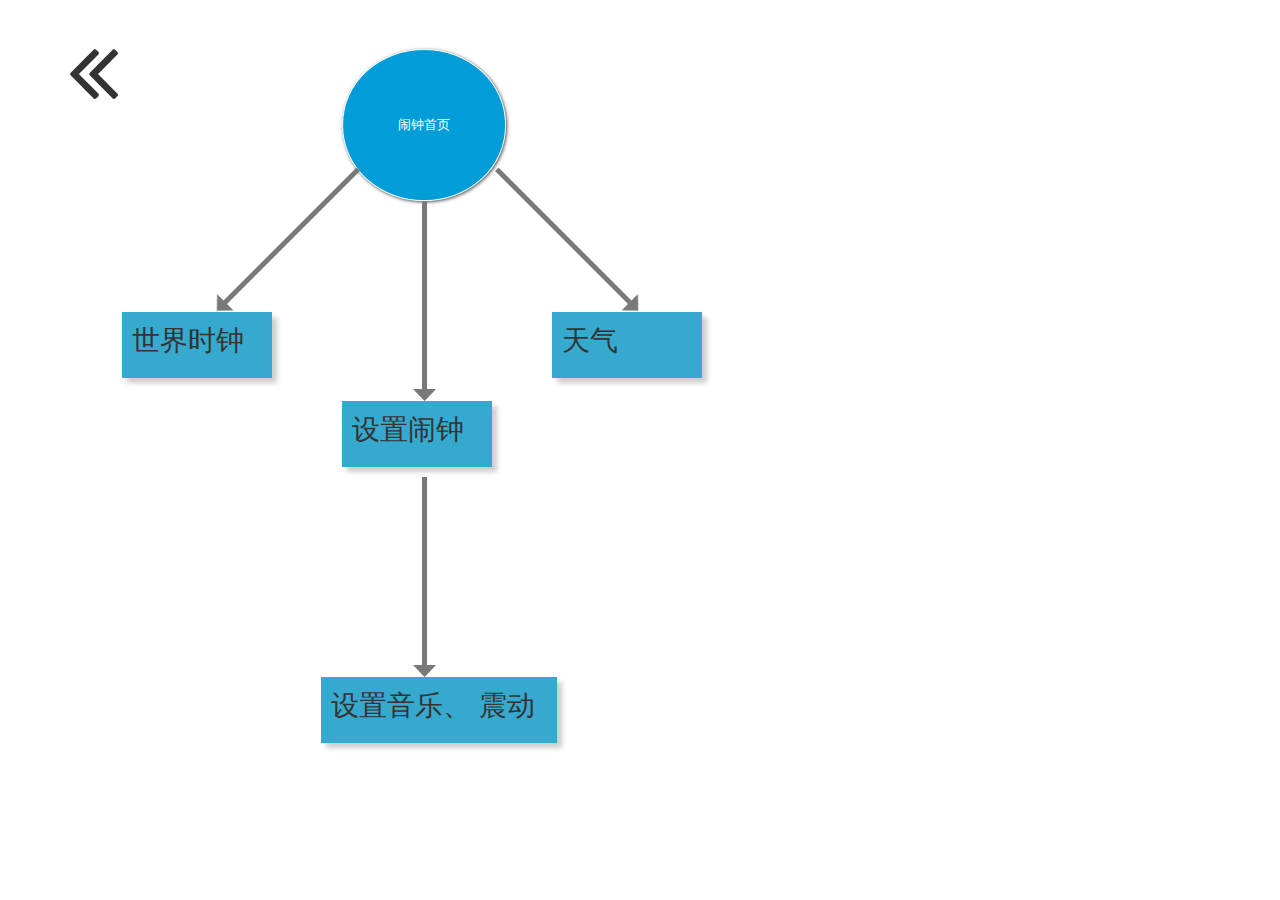
<file: 流程图.html>
﻿<!DOCTYPE html>
<html>
  <head>
    <title>流程图</title>
    <meta http-equiv="X-UA-Compatible" content="IE=edge"/>
    <meta http-equiv="content-type" content="text/html; charset=utf-8"/>
    <meta name="apple-mobile-web-app-capable" content="yes"/>
    <link href="resources/css/jquery-ui-themes.css" type="text/css" rel="stylesheet"/>
    <link href="resources/css/axure_rp_page.css" type="text/css" rel="stylesheet"/>
    <link href="data/styles.css" type="text/css" rel="stylesheet"/>
    <link href="files/流程图/styles.css" type="text/css" rel="stylesheet"/>
    <script src="resources/scripts/jquery-1.7.1.min.js"></script>
    <script src="resources/scripts/jquery-ui-1.8.10.custom.min.js"></script>
    <script src="resources/scripts/axure/axQuery.js"></script>
    <script src="resources/scripts/axure/globals.js"></script>
    <script src="resources/scripts/axutils.js"></script>
    <script src="resources/scripts/axure/annotation.js"></script>
    <script src="resources/scripts/axure/axQuery.std.js"></script>
    <script src="resources/scripts/axure/doc.js"></script>
    <script src="data/document.js"></script>
    <script src="resources/scripts/messagecenter.js"></script>
    <script src="resources/scripts/axure/events.js"></script>
    <script src="resources/scripts/axure/recording.js"></script>
    <script src="resources/scripts/axure/action.js"></script>
    <script src="resources/scripts/axure/expr.js"></script>
    <script src="resources/scripts/axure/geometry.js"></script>
    <script src="resources/scripts/axure/flyout.js"></script>
    <script src="resources/scripts/axure/ie.js"></script>
    <script src="resources/scripts/axure/model.js"></script>
    <script src="resources/scripts/axure/repeater.js"></script>
    <script src="resources/scripts/axure/sto.js"></script>
    <script src="resources/scripts/axure/utils.temp.js"></script>
    <script src="resources/scripts/axure/variables.js"></script>
    <script src="resources/scripts/axure/drag.js"></script>
    <script src="resources/scripts/axure/move.js"></script>
    <script src="resources/scripts/axure/visibility.js"></script>
    <script src="resources/scripts/axure/style.js"></script>
    <script src="resources/scripts/axure/adaptive.js"></script>
    <script src="resources/scripts/axure/tree.js"></script>
    <script src="resources/scripts/axure/init.temp.js"></script>
    <script src="files/流程图/data.js"></script>
    <script src="resources/scripts/axure/legacy.js"></script>
    <script src="resources/scripts/axure/viewer.js"></script>
    <script src="resources/scripts/axure/math.js"></script>
    <script type="text/javascript">
      $axure.utils.getTransparentGifPath = function() { return 'resources/images/transparent.gif'; };
      $axure.utils.getOtherPath = function() { return 'resources/Other.html'; };
      $axure.utils.getReloadPath = function() { return 'resources/reload.html'; };
    </script>
  </head>
  <body>
    <div id="base" class="">

      <!-- Unnamed (椭圆形) -->
      <div id="u1224" class="ax_default marker">
        <img id="u1224_img" class="img " src="images/流程图/u1224.png"/>
        <!-- Unnamed () -->
        <div id="u1225" class="text" style="visibility: visible;">
          <p><span>闹钟首页</span></p>
        </div>
      </div>

      <!-- Unnamed (垂直线) -->
      <div id="u1226" class="ax_default arrow">
        <img id="u1226_img" class="img " src="images/流程图/u1226.png"/>
        <!-- Unnamed () -->
        <div id="u1227" class="text" style="display: none; visibility: hidden">
          <p><span></span></p>
        </div>
      </div>

      <!-- Unnamed (垂直线) -->
      <div id="u1228" class="ax_default arrow">
        <img id="u1228_img" class="img " src="images/流程图/u1226.png"/>
        <!-- Unnamed () -->
        <div id="u1229" class="text" style="display: none; visibility: hidden">
          <p><span></span></p>
        </div>
      </div>

      <!-- Unnamed (垂直线) -->
      <div id="u1230" class="ax_default arrow">
        <img id="u1230_img" class="img " src="images/流程图/u1226.png"/>
        <!-- Unnamed () -->
        <div id="u1231" class="text" style="display: none; visibility: hidden">
          <p><span></span></p>
        </div>
      </div>

      <!-- Unnamed (矩形) -->
      <div id="u1232" class="ax_default sticky_2">
        <div id="u1232_div" class=""></div>
        <!-- Unnamed () -->
        <div id="u1233" class="text" style="visibility: visible;">
          <p><span>世界时钟</span></p>
        </div>
      </div>

      <!-- Unnamed (矩形) -->
      <div id="u1234" class="ax_default sticky_2">
        <div id="u1234_div" class=""></div>
        <!-- Unnamed () -->
        <div id="u1235" class="text" style="visibility: visible;">
          <p><span>设置闹钟</span></p>
        </div>
      </div>

      <!-- Unnamed (矩形) -->
      <div id="u1236" class="ax_default sticky_2">
        <div id="u1236_div" class=""></div>
        <!-- Unnamed () -->
        <div id="u1237" class="text" style="visibility: visible;">
          <p><span>天气</span></p>
        </div>
      </div>

      <!-- Unnamed (垂直线) -->
      <div id="u1238" class="ax_default arrow">
        <img id="u1238_img" class="img " src="images/流程图/u1226.png"/>
        <!-- Unnamed () -->
        <div id="u1239" class="text" style="display: none; visibility: hidden">
          <p><span></span></p>
        </div>
      </div>

      <!-- Unnamed (矩形) -->
      <div id="u1240" class="ax_default sticky_2">
        <div id="u1240_div" class=""></div>
        <!-- Unnamed () -->
        <div id="u1241" class="text" style="visibility: visible;">
          <p><span>设置音乐、 震动</span></p>
        </div>
      </div>

      <!-- Unnamed (形状) -->
      <div id="u1242" class="ax_default icon">
        <img id="u1242_img" class="img " src="images/闹钟首页/u383.png"/>
        <!-- Unnamed () -->
        <div id="u1243" class="text" style="display: none; visibility: hidden">
          <p><span></span></p>
        </div>
      </div>
    </div>
  </body>
</html>
</file>
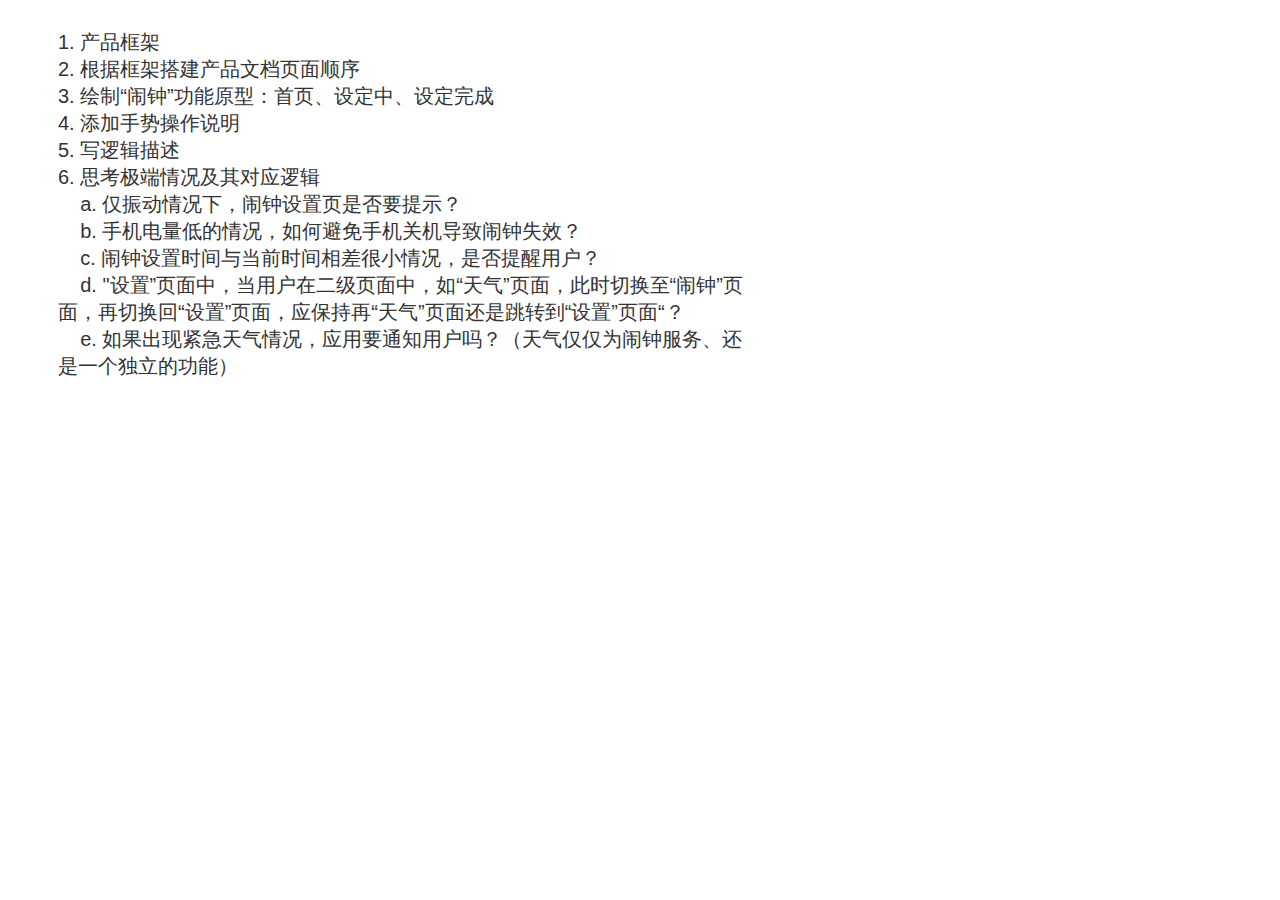
<file: 补充：本文档顺序建议.html>
﻿<!DOCTYPE html>
<html>
  <head>
    <title>补充：本文档顺序建议</title>
    <meta http-equiv="X-UA-Compatible" content="IE=edge"/>
    <meta http-equiv="content-type" content="text/html; charset=utf-8"/>
    <meta name="apple-mobile-web-app-capable" content="yes"/>
    <link href="resources/css/jquery-ui-themes.css" type="text/css" rel="stylesheet"/>
    <link href="resources/css/axure_rp_page.css" type="text/css" rel="stylesheet"/>
    <link href="data/styles.css" type="text/css" rel="stylesheet"/>
    <link href="files/补充：本文档顺序建议/styles.css" type="text/css" rel="stylesheet"/>
    <script src="resources/scripts/jquery-1.7.1.min.js"></script>
    <script src="resources/scripts/jquery-ui-1.8.10.custom.min.js"></script>
    <script src="resources/scripts/axure/axQuery.js"></script>
    <script src="resources/scripts/axure/globals.js"></script>
    <script src="resources/scripts/axutils.js"></script>
    <script src="resources/scripts/axure/annotation.js"></script>
    <script src="resources/scripts/axure/axQuery.std.js"></script>
    <script src="resources/scripts/axure/doc.js"></script>
    <script src="data/document.js"></script>
    <script src="resources/scripts/messagecenter.js"></script>
    <script src="resources/scripts/axure/events.js"></script>
    <script src="resources/scripts/axure/recording.js"></script>
    <script src="resources/scripts/axure/action.js"></script>
    <script src="resources/scripts/axure/expr.js"></script>
    <script src="resources/scripts/axure/geometry.js"></script>
    <script src="resources/scripts/axure/flyout.js"></script>
    <script src="resources/scripts/axure/ie.js"></script>
    <script src="resources/scripts/axure/model.js"></script>
    <script src="resources/scripts/axure/repeater.js"></script>
    <script src="resources/scripts/axure/sto.js"></script>
    <script src="resources/scripts/axure/utils.temp.js"></script>
    <script src="resources/scripts/axure/variables.js"></script>
    <script src="resources/scripts/axure/drag.js"></script>
    <script src="resources/scripts/axure/move.js"></script>
    <script src="resources/scripts/axure/visibility.js"></script>
    <script src="resources/scripts/axure/style.js"></script>
    <script src="resources/scripts/axure/adaptive.js"></script>
    <script src="resources/scripts/axure/tree.js"></script>
    <script src="resources/scripts/axure/init.temp.js"></script>
    <script src="files/补充：本文档顺序建议/data.js"></script>
    <script src="resources/scripts/axure/legacy.js"></script>
    <script src="resources/scripts/axure/viewer.js"></script>
    <script src="resources/scripts/axure/math.js"></script>
    <script type="text/javascript">
      $axure.utils.getTransparentGifPath = function() { return 'resources/images/transparent.gif'; };
      $axure.utils.getOtherPath = function() { return 'resources/Other.html'; };
      $axure.utils.getReloadPath = function() { return 'resources/reload.html'; };
    </script>
  </head>
  <body>
    <div id="base" class="">

      <!-- Unnamed (矩形) -->
      <div id="u1943" class="ax_default _二级标题">
        <div id="u1943_div" class=""></div>
        <!-- Unnamed () -->
        <div id="u1944" class="text" style="visibility: visible;">
          <p><span>1. 产品框架</span></p><p><span>2. 根据框架搭建产品文档页面顺序</span></p><p><span>3. 绘制“闹钟”功能原型：首页、设定中、设定完成</span></p><p><span>4. 添加手势操作说明</span></p><p><span>5. 写逻辑描述</span></p><p><span>6. 思考极端情况及其对应逻辑</span></p><p><span>&nbsp;&nbsp;&nbsp; a. 仅振动情况下，闹钟设置页是否要提示？</span></p><p><span>&nbsp;&nbsp;&nbsp; b. 手机电量低的情况，如何避免手机关机导致闹钟失效？</span></p><p><span>&nbsp;&nbsp;&nbsp; c. 闹钟设置时间与当前时间相差很小情况，是否提醒用户？</span></p><p><span>&nbsp;&nbsp;&nbsp; d. &quot;设置”页面中，当用户在二级页面中，如“天气”页面，此时切换至“闹钟”页面，再切换回“设置”页面，应保持再“天气”页面还是跳转到“设置”页面“？ </span></p><p><span>&nbsp;&nbsp;&nbsp; e. 如果出现紧急天气情况，应用要通知用户吗？（天气仅仅为闹钟服务、还是一个独立的功能）</span></p><p><span><br></span></p><p><span><br></span></p>
        </div>
      </div>
    </div>
  </body>
</html>
</file>
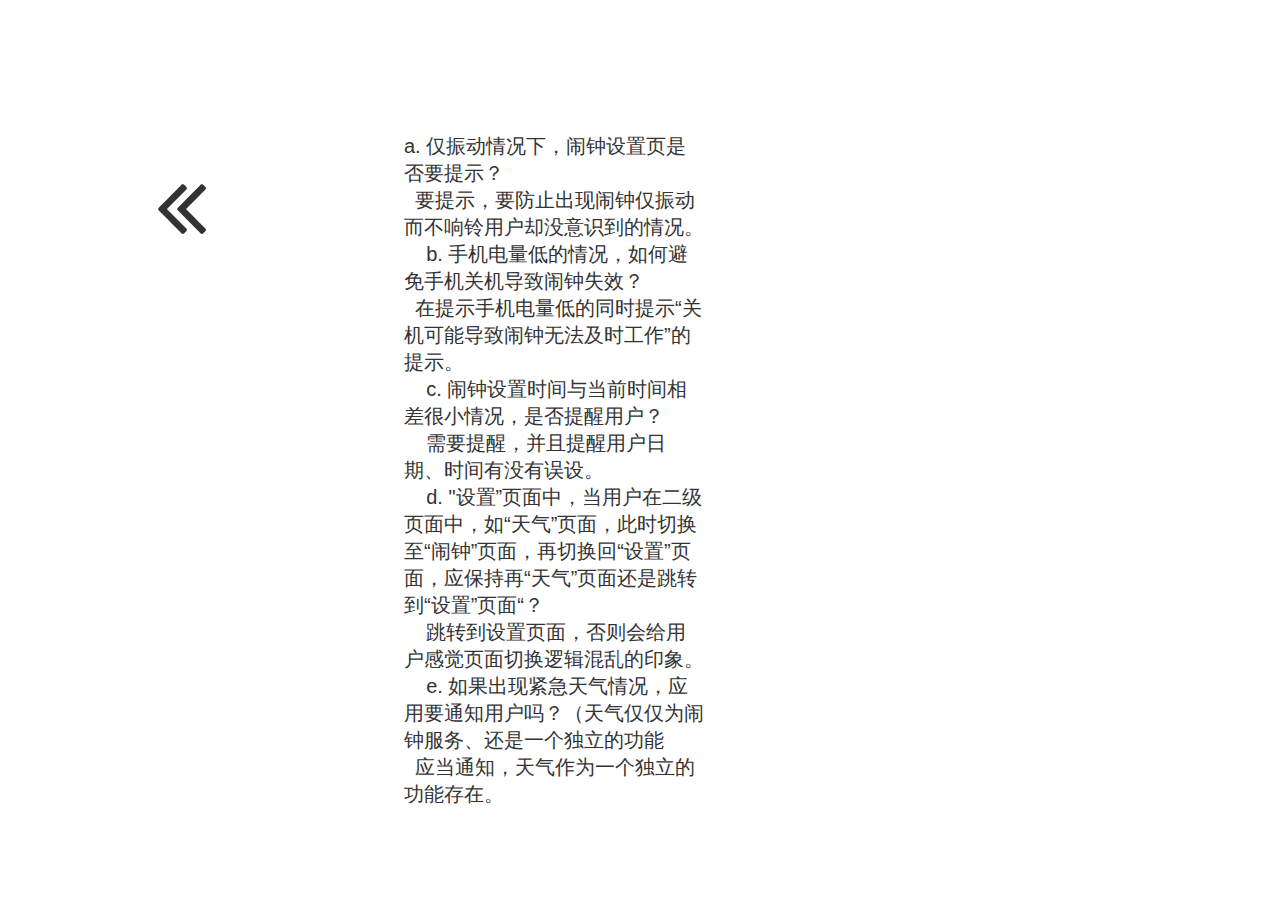
<file: 问题思考.html>
﻿<!DOCTYPE html>
<html>
  <head>
    <title>问题思考</title>
    <meta http-equiv="X-UA-Compatible" content="IE=edge"/>
    <meta http-equiv="content-type" content="text/html; charset=utf-8"/>
    <meta name="apple-mobile-web-app-capable" content="yes"/>
    <link href="resources/css/jquery-ui-themes.css" type="text/css" rel="stylesheet"/>
    <link href="resources/css/axure_rp_page.css" type="text/css" rel="stylesheet"/>
    <link href="data/styles.css" type="text/css" rel="stylesheet"/>
    <link href="files/问题思考/styles.css" type="text/css" rel="stylesheet"/>
    <script src="resources/scripts/jquery-1.7.1.min.js"></script>
    <script src="resources/scripts/jquery-ui-1.8.10.custom.min.js"></script>
    <script src="resources/scripts/axure/axQuery.js"></script>
    <script src="resources/scripts/axure/globals.js"></script>
    <script src="resources/scripts/axutils.js"></script>
    <script src="resources/scripts/axure/annotation.js"></script>
    <script src="resources/scripts/axure/axQuery.std.js"></script>
    <script src="resources/scripts/axure/doc.js"></script>
    <script src="data/document.js"></script>
    <script src="resources/scripts/messagecenter.js"></script>
    <script src="resources/scripts/axure/events.js"></script>
    <script src="resources/scripts/axure/recording.js"></script>
    <script src="resources/scripts/axure/action.js"></script>
    <script src="resources/scripts/axure/expr.js"></script>
    <script src="resources/scripts/axure/geometry.js"></script>
    <script src="resources/scripts/axure/flyout.js"></script>
    <script src="resources/scripts/axure/ie.js"></script>
    <script src="resources/scripts/axure/model.js"></script>
    <script src="resources/scripts/axure/repeater.js"></script>
    <script src="resources/scripts/axure/sto.js"></script>
    <script src="resources/scripts/axure/utils.temp.js"></script>
    <script src="resources/scripts/axure/variables.js"></script>
    <script src="resources/scripts/axure/drag.js"></script>
    <script src="resources/scripts/axure/move.js"></script>
    <script src="resources/scripts/axure/visibility.js"></script>
    <script src="resources/scripts/axure/style.js"></script>
    <script src="resources/scripts/axure/adaptive.js"></script>
    <script src="resources/scripts/axure/tree.js"></script>
    <script src="resources/scripts/axure/init.temp.js"></script>
    <script src="files/问题思考/data.js"></script>
    <script src="resources/scripts/axure/legacy.js"></script>
    <script src="resources/scripts/axure/viewer.js"></script>
    <script src="resources/scripts/axure/math.js"></script>
    <script type="text/javascript">
      $axure.utils.getTransparentGifPath = function() { return 'resources/images/transparent.gif'; };
      $axure.utils.getOtherPath = function() { return 'resources/Other.html'; };
      $axure.utils.getReloadPath = function() { return 'resources/reload.html'; };
    </script>
  </head>
  <body>
    <div id="base" class="">

      <!-- Unnamed (矩形) -->
      <div id="u1220" class="ax_default _文本段落">
        <div id="u1220_div" class=""></div>
        <!-- Unnamed () -->
        <div id="u1221" class="text" style="visibility: visible;">
          <p><span>a. 仅振动情况下，闹钟设置页是否要提示？</span></p><p><span>&nbsp; 要提示，要防止出现闹钟仅振动而不响铃用户却没意识到的情况。</span></p><p><span>&nbsp;&nbsp;&nbsp; b. 手机电量低的情况，如何避免手机关机导致闹钟失效？</span></p><p><span>&nbsp; 在提示手机电量低的同时提示“关机可能导致闹钟无法及时工作”的提示。</span></p><p><span>&nbsp;&nbsp;&nbsp; c. 闹钟设置时间与当前时间相差很小情况，是否提醒用户？</span></p><p><span>&nbsp;&nbsp;&nbsp; 需要提醒，并且提醒用户日期、时间有没有误设。</span></p><p><span>&nbsp;&nbsp;&nbsp; d. &quot;设置”页面中，当用户在二级页面中，如“天气”页面，此时切换至“闹钟”页面，再切换回“设置”页面，应保持再“天气”页面还是跳转到“设置”页面“？ </span></p><p><span>&nbsp;&nbsp;&nbsp; 跳转到设置页面，否则会给用户感觉页面切换逻辑混乱的印象。</span></p><p><span>&nbsp;&nbsp;&nbsp; e. 如果出现紧急天气情况，应用要通知用户吗？（天气仅仅为闹钟服务、还是一个独立的功能</span></p><p><span>&nbsp; 应当通知，天气作为一个独立的功能存在。</span></p>
        </div>
      </div>

      <!-- Unnamed (形状) -->
      <div id="u1222" class="ax_default icon">
        <img id="u1222_img" class="img " src="images/闹钟首页/u383.png"/>
        <!-- Unnamed () -->
        <div id="u1223" class="text" style="display: none; visibility: hidden">
          <p><span></span></p>
        </div>
      </div>
    </div>
  </body>
</html>
</file>
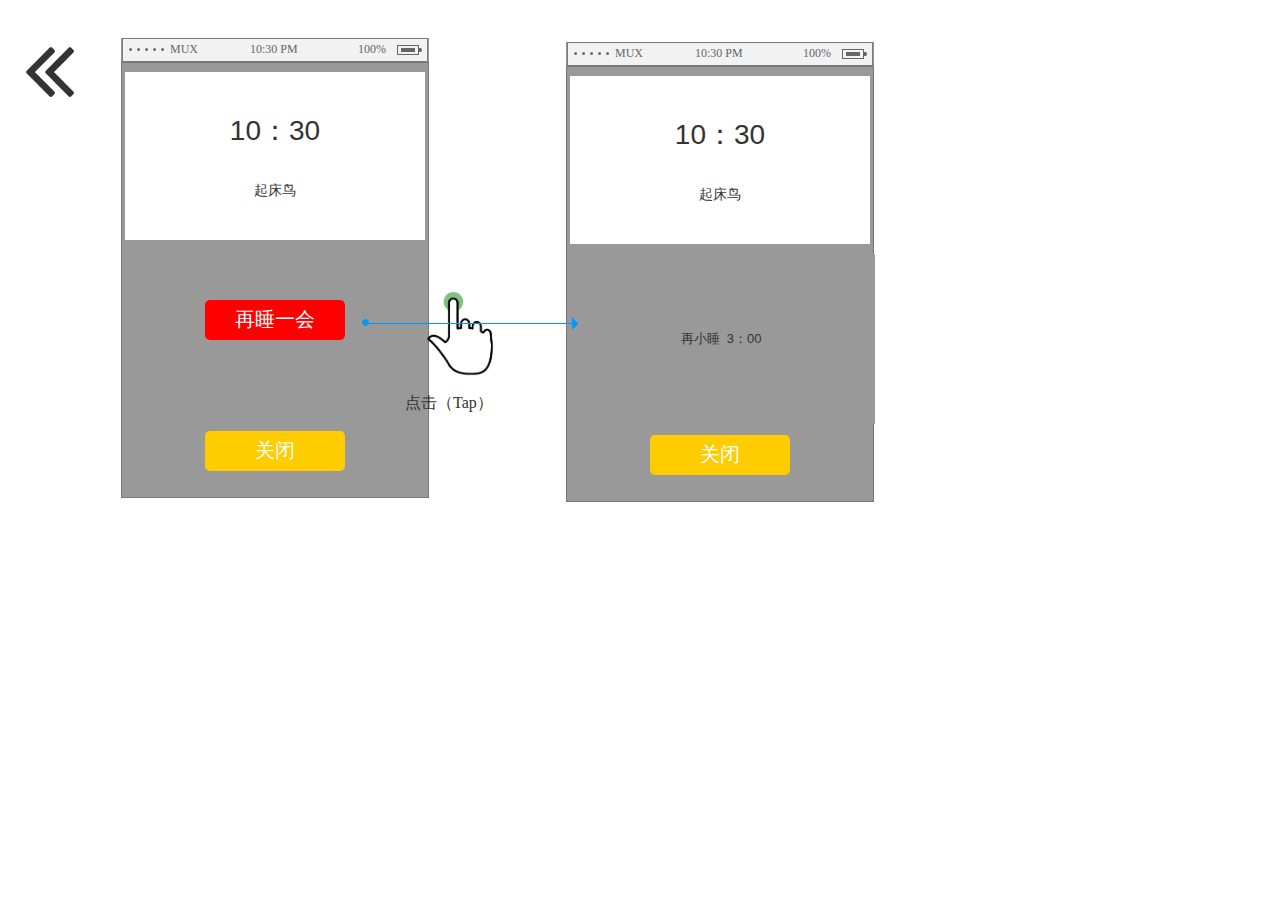
<file: 闹钟响起-再睡一会.html>
﻿<!DOCTYPE html>
<html>
  <head>
    <title>闹钟响起-再睡一会</title>
    <meta http-equiv="X-UA-Compatible" content="IE=edge"/>
    <meta http-equiv="content-type" content="text/html; charset=utf-8"/>
    <meta name="apple-mobile-web-app-capable" content="yes"/>
    <link href="resources/css/jquery-ui-themes.css" type="text/css" rel="stylesheet"/>
    <link href="resources/css/axure_rp_page.css" type="text/css" rel="stylesheet"/>
    <link href="data/styles.css" type="text/css" rel="stylesheet"/>
    <link href="files/闹钟响起-再睡一会/styles.css" type="text/css" rel="stylesheet"/>
    <script src="resources/scripts/jquery-1.7.1.min.js"></script>
    <script src="resources/scripts/jquery-ui-1.8.10.custom.min.js"></script>
    <script src="resources/scripts/axure/axQuery.js"></script>
    <script src="resources/scripts/axure/globals.js"></script>
    <script src="resources/scripts/axutils.js"></script>
    <script src="resources/scripts/axure/annotation.js"></script>
    <script src="resources/scripts/axure/axQuery.std.js"></script>
    <script src="resources/scripts/axure/doc.js"></script>
    <script src="data/document.js"></script>
    <script src="resources/scripts/messagecenter.js"></script>
    <script src="resources/scripts/axure/events.js"></script>
    <script src="resources/scripts/axure/recording.js"></script>
    <script src="resources/scripts/axure/action.js"></script>
    <script src="resources/scripts/axure/expr.js"></script>
    <script src="resources/scripts/axure/geometry.js"></script>
    <script src="resources/scripts/axure/flyout.js"></script>
    <script src="resources/scripts/axure/ie.js"></script>
    <script src="resources/scripts/axure/model.js"></script>
    <script src="resources/scripts/axure/repeater.js"></script>
    <script src="resources/scripts/axure/sto.js"></script>
    <script src="resources/scripts/axure/utils.temp.js"></script>
    <script src="resources/scripts/axure/variables.js"></script>
    <script src="resources/scripts/axure/drag.js"></script>
    <script src="resources/scripts/axure/move.js"></script>
    <script src="resources/scripts/axure/visibility.js"></script>
    <script src="resources/scripts/axure/style.js"></script>
    <script src="resources/scripts/axure/adaptive.js"></script>
    <script src="resources/scripts/axure/tree.js"></script>
    <script src="resources/scripts/axure/init.temp.js"></script>
    <script src="files/闹钟响起-再睡一会/data.js"></script>
    <script src="resources/scripts/axure/legacy.js"></script>
    <script src="resources/scripts/axure/viewer.js"></script>
    <script src="resources/scripts/axure/math.js"></script>
    <script type="text/javascript">
      $axure.utils.getTransparentGifPath = function() { return 'resources/images/transparent.gif'; };
      $axure.utils.getOtherPath = function() { return 'resources/Other.html'; };
      $axure.utils.getReloadPath = function() { return 'resources/reload.html'; };
    </script>
  </head>
  <body>
    <div id="base" class="">

      <!-- Rectangle (矩形) -->
      <div id="u818" class="ax_default _形状" data-label="Rectangle">
        <div id="u818_div" class=""></div>
        <!-- Unnamed () -->
        <div id="u819" class="text" style="display: none; visibility: hidden">
          <p><span></span></p>
        </div>
      </div>

      <!-- Unnamed (组合) -->
      <div id="u820" class="ax_default">

        <!-- Unnamed (矩形) -->
        <div id="u821" class="ax_default _形状">
          <div id="u821_div" class=""></div>
          <!-- Unnamed () -->
          <div id="u822" class="text" style="display: none; visibility: hidden">
            <p><span></span></p>
          </div>
        </div>

        <!-- Unnamed (组合) -->
        <div id="u823" class="ax_default">

          <!-- Unnamed (矩形) -->
          <div id="u824" class="ax_default _形状">
            <img id="u824_img" class="img " src="images/闹钟首页/u295.png"/>
            <!-- Unnamed () -->
            <div id="u825" class="text" style="display: none; visibility: hidden">
              <p><span></span></p>
            </div>
          </div>

          <!-- Unnamed (矩形) -->
          <div id="u826" class="ax_default _形状">
            <img id="u826_img" class="img " src="images/闹钟首页/u295.png"/>
            <!-- Unnamed () -->
            <div id="u827" class="text" style="display: none; visibility: hidden">
              <p><span></span></p>
            </div>
          </div>

          <!-- Unnamed (矩形) -->
          <div id="u828" class="ax_default _形状">
            <img id="u828_img" class="img " src="images/闹钟首页/u295.png"/>
            <!-- Unnamed () -->
            <div id="u829" class="text" style="display: none; visibility: hidden">
              <p><span></span></p>
            </div>
          </div>

          <!-- Unnamed (矩形) -->
          <div id="u830" class="ax_default _形状">
            <img id="u830_img" class="img " src="images/闹钟首页/u295.png"/>
            <!-- Unnamed () -->
            <div id="u831" class="text" style="display: none; visibility: hidden">
              <p><span></span></p>
            </div>
          </div>

          <!-- Unnamed (矩形) -->
          <div id="u832" class="ax_default _形状">
            <img id="u832_img" class="img " src="images/闹钟首页/u295.png"/>
            <!-- Unnamed () -->
            <div id="u833" class="text" style="display: none; visibility: hidden">
              <p><span></span></p>
            </div>
          </div>
        </div>

        <!-- Unnamed (组合) -->
        <div id="u834" class="ax_default">

          <!-- Unnamed (矩形) -->
          <div id="u835" class="ax_default _形状">
            <div id="u835_div" class=""></div>
            <!-- Unnamed () -->
            <div id="u836" class="text" style="display: none; visibility: hidden">
              <p><span></span></p>
            </div>
          </div>

          <!-- Unnamed (矩形) -->
          <div id="u837" class="ax_default _形状">
            <div id="u837_div" class=""></div>
            <!-- Unnamed () -->
            <div id="u838" class="text" style="display: none; visibility: hidden">
              <p><span></span></p>
            </div>
          </div>

          <!-- Unnamed (矩形) -->
          <div id="u839" class="ax_default _形状">
            <div id="u839_div" class=""></div>
            <!-- Unnamed () -->
            <div id="u840" class="text" style="display: none; visibility: hidden">
              <p><span></span></p>
            </div>
          </div>
        </div>
      </div>

      <!-- Header 2 (矩形) -->
      <div id="u841" class="ax_default _文本段落" data-label="Header 2">
        <div id="u841_div" class=""></div>
        <!-- Unnamed () -->
        <div id="u842" class="text" style="visibility: visible;">
          <p><span>MUX</span></p>
        </div>
      </div>

      <!-- Header 2 (矩形) -->
      <div id="u843" class="ax_default _文本段落" data-label="Header 2">
        <div id="u843_div" class=""></div>
        <!-- Unnamed () -->
        <div id="u844" class="text" style="visibility: visible;">
          <p><span>10:30 PM</span></p>
        </div>
      </div>

      <!-- Header 2 (矩形) -->
      <div id="u845" class="ax_default _文本段落" data-label="Header 2">
        <div id="u845_div" class=""></div>
        <!-- Unnamed () -->
        <div id="u846" class="text" style="visibility: visible;">
          <p><span>100%</span></p>
        </div>
      </div>

      <!-- Unnamed (矩形) -->
      <div id="u847" class="ax_default box_1">
        <div id="u847_div" class=""></div>
        <!-- Unnamed () -->
        <div id="u848" class="text" style="display: none; visibility: hidden">
          <p><span></span></p>
        </div>
      </div>

      <!-- Unnamed (矩形) -->
      <div id="u849" class="ax_default box_1">
        <div id="u849_div" class=""></div>
        <!-- Unnamed () -->
        <div id="u850" class="text" style="visibility: visible;">
          <p style="font-size:28px;"><span>10：30</span></p><p style="font-size:28px;"><span><br></span></p><p style="font-size:14px;"><span>起床鸟</span></p>
        </div>
      </div>

      <!-- Unnamed (矩形) -->
      <div id="u851" class="ax_default button">
        <div id="u851_div" class=""></div>
        <!-- Unnamed () -->
        <div id="u852" class="text" style="visibility: visible;">
          <p><span>再睡一会</span></p>
        </div>
      </div>

      <!-- Unnamed (矩形) -->
      <div id="u853" class="ax_default button">
        <div id="u853_div" class=""></div>
        <!-- Unnamed () -->
        <div id="u854" class="text" style="visibility: visible;">
          <p><span>关闭</span></p>
        </div>
      </div>

      <!-- Rectangle (矩形) -->
      <div id="u855" class="ax_default _形状" data-label="Rectangle">
        <div id="u855_div" class=""></div>
        <!-- Unnamed () -->
        <div id="u856" class="text" style="display: none; visibility: hidden">
          <p><span></span></p>
        </div>
      </div>

      <!-- Unnamed (组合) -->
      <div id="u857" class="ax_default">

        <!-- Unnamed (矩形) -->
        <div id="u858" class="ax_default _形状">
          <div id="u858_div" class=""></div>
          <!-- Unnamed () -->
          <div id="u859" class="text" style="display: none; visibility: hidden">
            <p><span></span></p>
          </div>
        </div>

        <!-- Unnamed (组合) -->
        <div id="u860" class="ax_default">

          <!-- Unnamed (矩形) -->
          <div id="u861" class="ax_default _形状">
            <img id="u861_img" class="img " src="images/闹钟首页/u295.png"/>
            <!-- Unnamed () -->
            <div id="u862" class="text" style="display: none; visibility: hidden">
              <p><span></span></p>
            </div>
          </div>

          <!-- Unnamed (矩形) -->
          <div id="u863" class="ax_default _形状">
            <img id="u863_img" class="img " src="images/闹钟首页/u295.png"/>
            <!-- Unnamed () -->
            <div id="u864" class="text" style="display: none; visibility: hidden">
              <p><span></span></p>
            </div>
          </div>

          <!-- Unnamed (矩形) -->
          <div id="u865" class="ax_default _形状">
            <img id="u865_img" class="img " src="images/闹钟首页/u295.png"/>
            <!-- Unnamed () -->
            <div id="u866" class="text" style="display: none; visibility: hidden">
              <p><span></span></p>
            </div>
          </div>

          <!-- Unnamed (矩形) -->
          <div id="u867" class="ax_default _形状">
            <img id="u867_img" class="img " src="images/闹钟首页/u295.png"/>
            <!-- Unnamed () -->
            <div id="u868" class="text" style="display: none; visibility: hidden">
              <p><span></span></p>
            </div>
          </div>

          <!-- Unnamed (矩形) -->
          <div id="u869" class="ax_default _形状">
            <img id="u869_img" class="img " src="images/闹钟首页/u295.png"/>
            <!-- Unnamed () -->
            <div id="u870" class="text" style="display: none; visibility: hidden">
              <p><span></span></p>
            </div>
          </div>
        </div>

        <!-- Unnamed (组合) -->
        <div id="u871" class="ax_default">

          <!-- Unnamed (矩形) -->
          <div id="u872" class="ax_default _形状">
            <div id="u872_div" class=""></div>
            <!-- Unnamed () -->
            <div id="u873" class="text" style="display: none; visibility: hidden">
              <p><span></span></p>
            </div>
          </div>

          <!-- Unnamed (矩形) -->
          <div id="u874" class="ax_default _形状">
            <div id="u874_div" class=""></div>
            <!-- Unnamed () -->
            <div id="u875" class="text" style="display: none; visibility: hidden">
              <p><span></span></p>
            </div>
          </div>

          <!-- Unnamed (矩形) -->
          <div id="u876" class="ax_default _形状">
            <div id="u876_div" class=""></div>
            <!-- Unnamed () -->
            <div id="u877" class="text" style="display: none; visibility: hidden">
              <p><span></span></p>
            </div>
          </div>
        </div>
      </div>

      <!-- Header 2 (矩形) -->
      <div id="u878" class="ax_default _文本段落" data-label="Header 2">
        <div id="u878_div" class=""></div>
        <!-- Unnamed () -->
        <div id="u879" class="text" style="visibility: visible;">
          <p><span>MUX</span></p>
        </div>
      </div>

      <!-- Header 2 (矩形) -->
      <div id="u880" class="ax_default _文本段落" data-label="Header 2">
        <div id="u880_div" class=""></div>
        <!-- Unnamed () -->
        <div id="u881" class="text" style="visibility: visible;">
          <p><span>10:30 PM</span></p>
        </div>
      </div>

      <!-- Header 2 (矩形) -->
      <div id="u882" class="ax_default _文本段落" data-label="Header 2">
        <div id="u882_div" class=""></div>
        <!-- Unnamed () -->
        <div id="u883" class="text" style="visibility: visible;">
          <p><span>100%</span></p>
        </div>
      </div>

      <!-- Unnamed (矩形) -->
      <div id="u884" class="ax_default box_1">
        <div id="u884_div" class=""></div>
        <!-- Unnamed () -->
        <div id="u885" class="text" style="display: none; visibility: hidden">
          <p><span></span></p>
        </div>
      </div>

      <!-- Unnamed (矩形) -->
      <div id="u886" class="ax_default box_1">
        <div id="u886_div" class=""></div>
        <!-- Unnamed () -->
        <div id="u887" class="text" style="visibility: visible;">
          <p style="font-size:28px;"><span>10：30</span></p><p style="font-size:28px;"><span><br></span></p><p style="font-size:14px;"><span>起床鸟</span></p>
        </div>
      </div>

      <!-- Unnamed (矩形) -->
      <div id="u888" class="ax_default button">
        <div id="u888_div" class=""></div>
        <!-- Unnamed () -->
        <div id="u889" class="text" style="visibility: visible;">
          <p><span>关闭</span></p>
        </div>
      </div>

      <!-- Unnamed (矩形) -->
      <div id="u890" class="ax_default box_1">
        <div id="u890_div" class=""></div>
        <!-- Unnamed () -->
        <div id="u891" class="text" style="visibility: visible;">
          <p><span>再小睡&nbsp; 3：00</span></p>
        </div>
      </div>

      <!-- Unnamed (图片) -->
      <div id="u892" class="ax_default image">
        <img id="u892_img" class="img " src="images/图例/u106.png"/>
        <!-- Unnamed () -->
        <div id="u893" class="text" style="display: none; visibility: hidden">
          <p><span></span></p>
        </div>
      </div>

      <!-- Header 2 (矩形) -->
      <div id="u894" class="ax_default _文本段落" data-label="Header 2">
        <div id="u894_div" class=""></div>
        <!-- Unnamed () -->
        <div id="u895" class="text" style="visibility: visible;">
          <p><span>点击（Tap）</span></p>
        </div>
      </div>

      <!-- Unnamed (组合) -->
      <div id="u896" class="ax_default">

        <!-- Unnamed (水平线) -->
        <div id="u897" class="compound ax_default _水平线" WidgetHeight="1" WidgetWidth="212" CompoundMode="true">
          <img id="u897_img" class="singleImg img " src="images/图例/u11.png"/>
          <div id="u897p000" class="ax_vector_shape" WidgetTopLeftX="-0.495327102803738" WidgetTopLeftY="-0.5" WidgetTopRightX="0.495327102803738" WidgetTopRightY="-0.5" WidgetBottomLeftX="-0.495327102803738" WidgetBottomLeftY="0.5" WidgetBottomRightX="0.495327102803738" WidgetBottomRightY="0.5">
            <img id="u897p000_img" class="img " src="images/图例/u11p000.png"/>
          </div>
          <div id="u897p001" class="ax_vector_shape" WidgetTopLeftX="-10.4" WidgetTopLeftY="0" WidgetTopRightX="0.2" WidgetTopRightY="0" WidgetBottomLeftX="-10.4" WidgetBottomLeftY="0.05" WidgetBottomRightX="0.2" WidgetBottomRightY="0.05">
            <img id="u897p001_img" class="img " src="images/图例/u11p001.png"/>
          </div>
          <!-- Unnamed () -->
          <div id="u898" class="text" style="display: none; visibility: hidden">
            <p><span></span></p>
          </div>
        </div>

        <!-- Unnamed (矩形) -->
        <div id="u899" class="ax_default _形状">
          <div id="u899_div" class=""></div>
          <!-- Unnamed () -->
          <div id="u900" class="text" style="display: none; visibility: hidden">
            <p><span></span></p>
          </div>
        </div>
      </div>

      <!-- Unnamed (形状) -->
      <div id="u901" class="ax_default icon">
        <img id="u901_img" class="img " src="images/闹钟首页/u383.png"/>
        <!-- Unnamed () -->
        <div id="u902" class="text" style="display: none; visibility: hidden">
          <p><span></span></p>
        </div>
      </div>
    </div>
  </body>
</html>
</file>
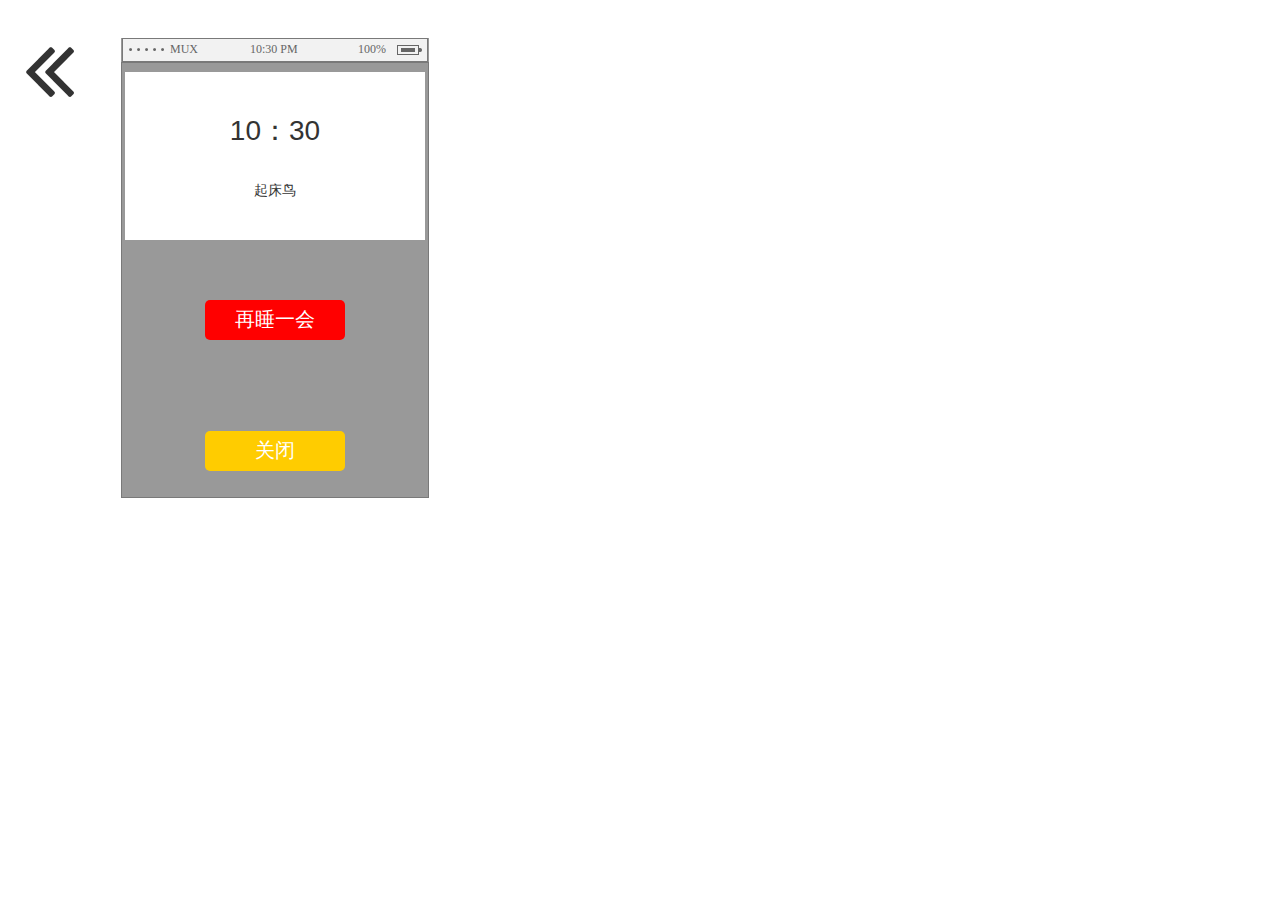
<file: 闹钟响铃.html>
﻿<!DOCTYPE html>
<html>
  <head>
    <title>闹钟响铃</title>
    <meta http-equiv="X-UA-Compatible" content="IE=edge"/>
    <meta http-equiv="content-type" content="text/html; charset=utf-8"/>
    <meta name="apple-mobile-web-app-capable" content="yes"/>
    <link href="resources/css/jquery-ui-themes.css" type="text/css" rel="stylesheet"/>
    <link href="resources/css/axure_rp_page.css" type="text/css" rel="stylesheet"/>
    <link href="data/styles.css" type="text/css" rel="stylesheet"/>
    <link href="files/闹钟响铃/styles.css" type="text/css" rel="stylesheet"/>
    <script src="resources/scripts/jquery-1.7.1.min.js"></script>
    <script src="resources/scripts/jquery-ui-1.8.10.custom.min.js"></script>
    <script src="resources/scripts/axure/axQuery.js"></script>
    <script src="resources/scripts/axure/globals.js"></script>
    <script src="resources/scripts/axutils.js"></script>
    <script src="resources/scripts/axure/annotation.js"></script>
    <script src="resources/scripts/axure/axQuery.std.js"></script>
    <script src="resources/scripts/axure/doc.js"></script>
    <script src="data/document.js"></script>
    <script src="resources/scripts/messagecenter.js"></script>
    <script src="resources/scripts/axure/events.js"></script>
    <script src="resources/scripts/axure/recording.js"></script>
    <script src="resources/scripts/axure/action.js"></script>
    <script src="resources/scripts/axure/expr.js"></script>
    <script src="resources/scripts/axure/geometry.js"></script>
    <script src="resources/scripts/axure/flyout.js"></script>
    <script src="resources/scripts/axure/ie.js"></script>
    <script src="resources/scripts/axure/model.js"></script>
    <script src="resources/scripts/axure/repeater.js"></script>
    <script src="resources/scripts/axure/sto.js"></script>
    <script src="resources/scripts/axure/utils.temp.js"></script>
    <script src="resources/scripts/axure/variables.js"></script>
    <script src="resources/scripts/axure/drag.js"></script>
    <script src="resources/scripts/axure/move.js"></script>
    <script src="resources/scripts/axure/visibility.js"></script>
    <script src="resources/scripts/axure/style.js"></script>
    <script src="resources/scripts/axure/adaptive.js"></script>
    <script src="resources/scripts/axure/tree.js"></script>
    <script src="resources/scripts/axure/init.temp.js"></script>
    <script src="files/闹钟响铃/data.js"></script>
    <script src="resources/scripts/axure/legacy.js"></script>
    <script src="resources/scripts/axure/viewer.js"></script>
    <script src="resources/scripts/axure/math.js"></script>
    <script type="text/javascript">
      $axure.utils.getTransparentGifPath = function() { return 'resources/images/transparent.gif'; };
      $axure.utils.getOtherPath = function() { return 'resources/Other.html'; };
      $axure.utils.getReloadPath = function() { return 'resources/reload.html'; };
    </script>
  </head>
  <body>
    <div id="base" class="">

      <!-- Rectangle (矩形) -->
      <div id="u779" class="ax_default _形状" data-label="Rectangle">
        <div id="u779_div" class=""></div>
        <!-- Unnamed () -->
        <div id="u780" class="text" style="display: none; visibility: hidden">
          <p><span></span></p>
        </div>
      </div>

      <!-- Unnamed (组合) -->
      <div id="u781" class="ax_default">

        <!-- Unnamed (矩形) -->
        <div id="u782" class="ax_default _形状">
          <div id="u782_div" class=""></div>
          <!-- Unnamed () -->
          <div id="u783" class="text" style="display: none; visibility: hidden">
            <p><span></span></p>
          </div>
        </div>

        <!-- Unnamed (组合) -->
        <div id="u784" class="ax_default">

          <!-- Unnamed (矩形) -->
          <div id="u785" class="ax_default _形状">
            <img id="u785_img" class="img " src="images/闹钟首页/u295.png"/>
            <!-- Unnamed () -->
            <div id="u786" class="text" style="display: none; visibility: hidden">
              <p><span></span></p>
            </div>
          </div>

          <!-- Unnamed (矩形) -->
          <div id="u787" class="ax_default _形状">
            <img id="u787_img" class="img " src="images/闹钟首页/u295.png"/>
            <!-- Unnamed () -->
            <div id="u788" class="text" style="display: none; visibility: hidden">
              <p><span></span></p>
            </div>
          </div>

          <!-- Unnamed (矩形) -->
          <div id="u789" class="ax_default _形状">
            <img id="u789_img" class="img " src="images/闹钟首页/u295.png"/>
            <!-- Unnamed () -->
            <div id="u790" class="text" style="display: none; visibility: hidden">
              <p><span></span></p>
            </div>
          </div>

          <!-- Unnamed (矩形) -->
          <div id="u791" class="ax_default _形状">
            <img id="u791_img" class="img " src="images/闹钟首页/u295.png"/>
            <!-- Unnamed () -->
            <div id="u792" class="text" style="display: none; visibility: hidden">
              <p><span></span></p>
            </div>
          </div>

          <!-- Unnamed (矩形) -->
          <div id="u793" class="ax_default _形状">
            <img id="u793_img" class="img " src="images/闹钟首页/u295.png"/>
            <!-- Unnamed () -->
            <div id="u794" class="text" style="display: none; visibility: hidden">
              <p><span></span></p>
            </div>
          </div>
        </div>

        <!-- Unnamed (组合) -->
        <div id="u795" class="ax_default">

          <!-- Unnamed (矩形) -->
          <div id="u796" class="ax_default _形状">
            <div id="u796_div" class=""></div>
            <!-- Unnamed () -->
            <div id="u797" class="text" style="display: none; visibility: hidden">
              <p><span></span></p>
            </div>
          </div>

          <!-- Unnamed (矩形) -->
          <div id="u798" class="ax_default _形状">
            <div id="u798_div" class=""></div>
            <!-- Unnamed () -->
            <div id="u799" class="text" style="display: none; visibility: hidden">
              <p><span></span></p>
            </div>
          </div>

          <!-- Unnamed (矩形) -->
          <div id="u800" class="ax_default _形状">
            <div id="u800_div" class=""></div>
            <!-- Unnamed () -->
            <div id="u801" class="text" style="display: none; visibility: hidden">
              <p><span></span></p>
            </div>
          </div>
        </div>
      </div>

      <!-- Header 2 (矩形) -->
      <div id="u802" class="ax_default _文本段落" data-label="Header 2">
        <div id="u802_div" class=""></div>
        <!-- Unnamed () -->
        <div id="u803" class="text" style="visibility: visible;">
          <p><span>MUX</span></p>
        </div>
      </div>

      <!-- Header 2 (矩形) -->
      <div id="u804" class="ax_default _文本段落" data-label="Header 2">
        <div id="u804_div" class=""></div>
        <!-- Unnamed () -->
        <div id="u805" class="text" style="visibility: visible;">
          <p><span>10:30 PM</span></p>
        </div>
      </div>

      <!-- Header 2 (矩形) -->
      <div id="u806" class="ax_default _文本段落" data-label="Header 2">
        <div id="u806_div" class=""></div>
        <!-- Unnamed () -->
        <div id="u807" class="text" style="visibility: visible;">
          <p><span>100%</span></p>
        </div>
      </div>

      <!-- Unnamed (矩形) -->
      <div id="u808" class="ax_default box_1">
        <div id="u808_div" class=""></div>
        <!-- Unnamed () -->
        <div id="u809" class="text" style="display: none; visibility: hidden">
          <p><span></span></p>
        </div>
      </div>

      <!-- Unnamed (矩形) -->
      <div id="u810" class="ax_default box_1">
        <div id="u810_div" class=""></div>
        <!-- Unnamed () -->
        <div id="u811" class="text" style="visibility: visible;">
          <p style="font-size:28px;"><span>10：30</span></p><p style="font-size:28px;"><span><br></span></p><p style="font-size:14px;"><span>起床鸟</span></p>
        </div>
      </div>

      <!-- Unnamed (矩形) -->
      <div id="u812" class="ax_default button">
        <div id="u812_div" class=""></div>
        <!-- Unnamed () -->
        <div id="u813" class="text" style="visibility: visible;">
          <p><span>再睡一会</span></p>
        </div>
      </div>

      <!-- Unnamed (矩形) -->
      <div id="u814" class="ax_default button">
        <div id="u814_div" class=""></div>
        <!-- Unnamed () -->
        <div id="u815" class="text" style="visibility: visible;">
          <p><span>关闭</span></p>
        </div>
      </div>

      <!-- Unnamed (形状) -->
      <div id="u816" class="ax_default icon">
        <img id="u816_img" class="img " src="images/闹钟首页/u383.png"/>
        <!-- Unnamed () -->
        <div id="u817" class="text" style="display: none; visibility: hidden">
          <p><span></span></p>
        </div>
      </div>
    </div>
  </body>
</html>
</file>
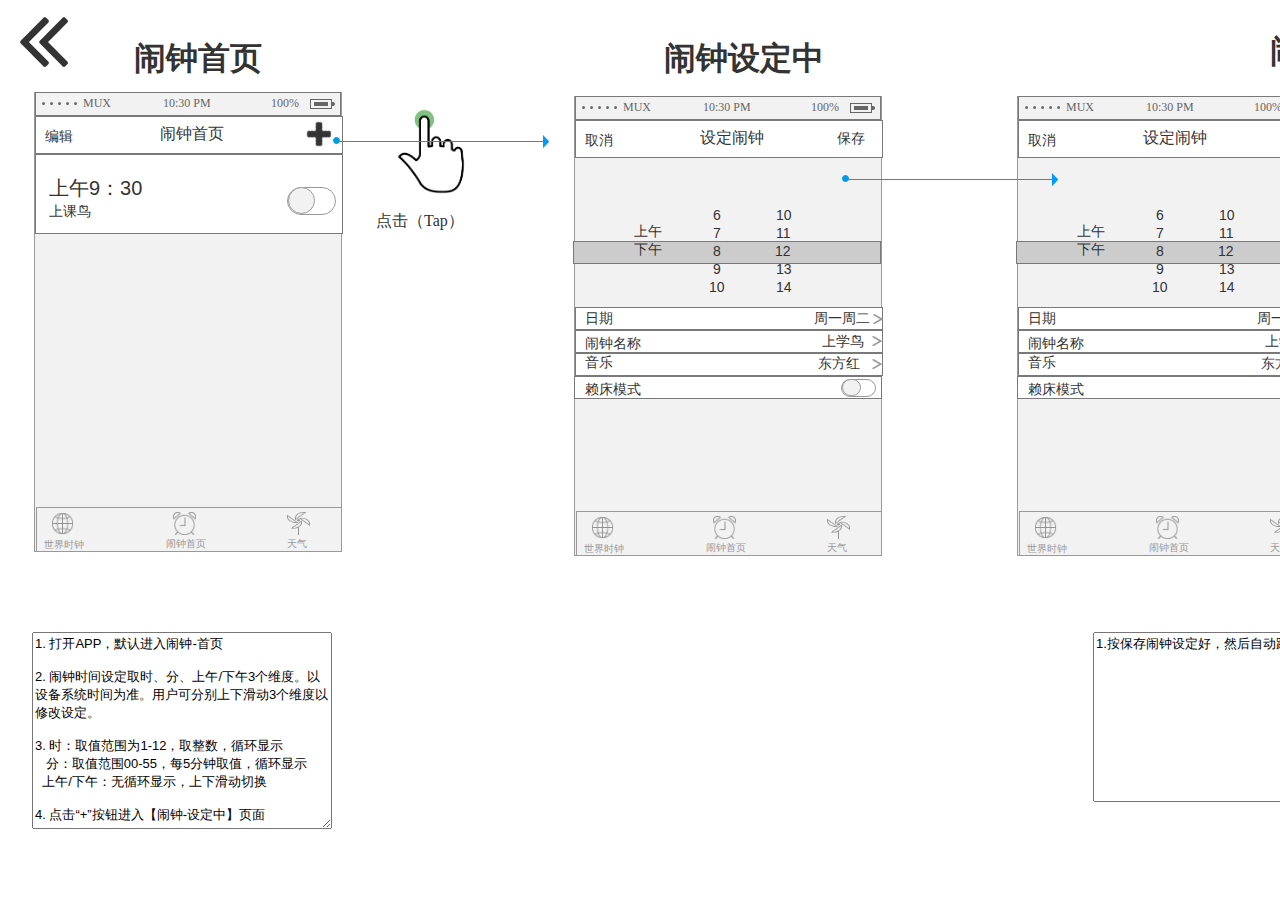
<file: 闹钟设定中.html>
﻿<!DOCTYPE html>
<html>
  <head>
    <title>闹钟设定中</title>
    <meta http-equiv="X-UA-Compatible" content="IE=edge"/>
    <meta http-equiv="content-type" content="text/html; charset=utf-8"/>
    <meta name="apple-mobile-web-app-capable" content="yes"/>
    <link href="resources/css/jquery-ui-themes.css" type="text/css" rel="stylesheet"/>
    <link href="resources/css/axure_rp_page.css" type="text/css" rel="stylesheet"/>
    <link href="data/styles.css" type="text/css" rel="stylesheet"/>
    <link href="files/闹钟设定中/styles.css" type="text/css" rel="stylesheet"/>
    <script src="resources/scripts/jquery-1.7.1.min.js"></script>
    <script src="resources/scripts/jquery-ui-1.8.10.custom.min.js"></script>
    <script src="resources/scripts/axure/axQuery.js"></script>
    <script src="resources/scripts/axure/globals.js"></script>
    <script src="resources/scripts/axutils.js"></script>
    <script src="resources/scripts/axure/annotation.js"></script>
    <script src="resources/scripts/axure/axQuery.std.js"></script>
    <script src="resources/scripts/axure/doc.js"></script>
    <script src="data/document.js"></script>
    <script src="resources/scripts/messagecenter.js"></script>
    <script src="resources/scripts/axure/events.js"></script>
    <script src="resources/scripts/axure/recording.js"></script>
    <script src="resources/scripts/axure/action.js"></script>
    <script src="resources/scripts/axure/expr.js"></script>
    <script src="resources/scripts/axure/geometry.js"></script>
    <script src="resources/scripts/axure/flyout.js"></script>
    <script src="resources/scripts/axure/ie.js"></script>
    <script src="resources/scripts/axure/model.js"></script>
    <script src="resources/scripts/axure/repeater.js"></script>
    <script src="resources/scripts/axure/sto.js"></script>
    <script src="resources/scripts/axure/utils.temp.js"></script>
    <script src="resources/scripts/axure/variables.js"></script>
    <script src="resources/scripts/axure/drag.js"></script>
    <script src="resources/scripts/axure/move.js"></script>
    <script src="resources/scripts/axure/visibility.js"></script>
    <script src="resources/scripts/axure/style.js"></script>
    <script src="resources/scripts/axure/adaptive.js"></script>
    <script src="resources/scripts/axure/tree.js"></script>
    <script src="resources/scripts/axure/init.temp.js"></script>
    <script src="files/闹钟设定中/data.js"></script>
    <script src="resources/scripts/axure/legacy.js"></script>
    <script src="resources/scripts/axure/viewer.js"></script>
    <script src="resources/scripts/axure/math.js"></script>
    <script type="text/javascript">
      $axure.utils.getTransparentGifPath = function() { return 'resources/images/transparent.gif'; };
      $axure.utils.getOtherPath = function() { return 'resources/Other.html'; };
      $axure.utils.getReloadPath = function() { return 'resources/reload.html'; };
    </script>
  </head>
  <body>
    <div id="base" class="">

      <!-- Rectangle (矩形) -->
      <div id="u385" class="ax_default _形状" data-label="Rectangle">
        <div id="u385_div" class=""></div>
        <!-- Unnamed () -->
        <div id="u386" class="text" style="display: none; visibility: hidden">
          <p><span></span></p>
        </div>
      </div>

      <!-- Unnamed (组合) -->
      <div id="u387" class="ax_default">

        <!-- Unnamed (矩形) -->
        <div id="u388" class="ax_default _形状">
          <div id="u388_div" class=""></div>
          <!-- Unnamed () -->
          <div id="u389" class="text" style="display: none; visibility: hidden">
            <p><span></span></p>
          </div>
        </div>

        <!-- Unnamed (组合) -->
        <div id="u390" class="ax_default">

          <!-- Unnamed (矩形) -->
          <div id="u391" class="ax_default _形状">
            <img id="u391_img" class="img " src="images/闹钟首页/u295.png"/>
            <!-- Unnamed () -->
            <div id="u392" class="text" style="display: none; visibility: hidden">
              <p><span></span></p>
            </div>
          </div>

          <!-- Unnamed (矩形) -->
          <div id="u393" class="ax_default _形状">
            <img id="u393_img" class="img " src="images/闹钟首页/u295.png"/>
            <!-- Unnamed () -->
            <div id="u394" class="text" style="display: none; visibility: hidden">
              <p><span></span></p>
            </div>
          </div>

          <!-- Unnamed (矩形) -->
          <div id="u395" class="ax_default _形状">
            <img id="u395_img" class="img " src="images/闹钟首页/u295.png"/>
            <!-- Unnamed () -->
            <div id="u396" class="text" style="display: none; visibility: hidden">
              <p><span></span></p>
            </div>
          </div>

          <!-- Unnamed (矩形) -->
          <div id="u397" class="ax_default _形状">
            <img id="u397_img" class="img " src="images/闹钟首页/u295.png"/>
            <!-- Unnamed () -->
            <div id="u398" class="text" style="display: none; visibility: hidden">
              <p><span></span></p>
            </div>
          </div>

          <!-- Unnamed (矩形) -->
          <div id="u399" class="ax_default _形状">
            <img id="u399_img" class="img " src="images/闹钟首页/u295.png"/>
            <!-- Unnamed () -->
            <div id="u400" class="text" style="display: none; visibility: hidden">
              <p><span></span></p>
            </div>
          </div>
        </div>

        <!-- Unnamed (组合) -->
        <div id="u401" class="ax_default">

          <!-- Unnamed (矩形) -->
          <div id="u402" class="ax_default _形状">
            <div id="u402_div" class=""></div>
            <!-- Unnamed () -->
            <div id="u403" class="text" style="display: none; visibility: hidden">
              <p><span></span></p>
            </div>
          </div>

          <!-- Unnamed (矩形) -->
          <div id="u404" class="ax_default _形状">
            <div id="u404_div" class=""></div>
            <!-- Unnamed () -->
            <div id="u405" class="text" style="display: none; visibility: hidden">
              <p><span></span></p>
            </div>
          </div>

          <!-- Unnamed (矩形) -->
          <div id="u406" class="ax_default _形状">
            <div id="u406_div" class=""></div>
            <!-- Unnamed () -->
            <div id="u407" class="text" style="display: none; visibility: hidden">
              <p><span></span></p>
            </div>
          </div>
        </div>
      </div>

      <!-- Header 2 (矩形) -->
      <div id="u408" class="ax_default _文本段落" data-label="Header 2">
        <div id="u408_div" class=""></div>
        <!-- Unnamed () -->
        <div id="u409" class="text" style="visibility: visible;">
          <p><span>MUX</span></p>
        </div>
      </div>

      <!-- Header 2 (矩形) -->
      <div id="u410" class="ax_default _文本段落" data-label="Header 2">
        <div id="u410_div" class=""></div>
        <!-- Unnamed () -->
        <div id="u411" class="text" style="visibility: visible;">
          <p><span>10:30 PM</span></p>
        </div>
      </div>

      <!-- Header 2 (矩形) -->
      <div id="u412" class="ax_default _文本段落" data-label="Header 2">
        <div id="u412_div" class=""></div>
        <!-- Unnamed () -->
        <div id="u413" class="text" style="visibility: visible;">
          <p><span>100%</span></p>
        </div>
      </div>

      <!-- Unnamed (矩形) -->
      <div id="u414" class="ax_default box_1">
        <div id="u414_div" class=""></div>
        <!-- Unnamed () -->
        <div id="u415" class="text" style="display: none; visibility: hidden">
          <p><span></span></p>
        </div>
      </div>

      <!-- Unnamed (形状) -->
      <div id="u416" class="ax_default icon">
        <img id="u416_img" class="img " src="images/闹钟首页/u320.png"/>
        <!-- Unnamed () -->
        <div id="u417" class="text" style="display: none; visibility: hidden">
          <p><span></span></p>
        </div>
      </div>

      <!-- Unnamed (矩形) -->
      <div id="u418" class="ax_default label">
        <div id="u418_div" class=""></div>
        <!-- Unnamed () -->
        <div id="u419" class="text" style="visibility: visible;">
          <p><span>闹钟首页</span></p>
        </div>
      </div>

      <!-- Unnamed (矩形) -->
      <div id="u420" class="ax_default label">
        <div id="u420_div" class=""></div>
        <!-- Unnamed () -->
        <div id="u421" class="text" style="visibility: visible;">
          <p><span>编辑</span></p>
        </div>
      </div>

      <!-- Unnamed (矩形) -->
      <div id="u422" class="ax_default box_1">
        <div id="u422_div" class=""></div>
        <!-- Unnamed () -->
        <div id="u423" class="text" style="display: none; visibility: hidden">
          <p><span></span></p>
        </div>
      </div>

      <!-- Unnamed (组合) -->
      <div id="u424" class="ax_default">

        <!-- Unnamed (矩形) -->
        <div id="u425" class="ax_default _形状">
          <div id="u425_div" class=""></div>
          <!-- Unnamed () -->
          <div id="u426" class="text" style="display: none; visibility: hidden">
            <p><span></span></p>
          </div>
        </div>

        <!-- Unnamed (矩形) -->
        <div id="u427" class="ax_default _形状">
          <div id="u427_div" class=""></div>
          <!-- Unnamed () -->
          <div id="u428" class="text" style="display: none; visibility: hidden">
            <p><span></span></p>
          </div>
        </div>
      </div>

      <!-- Unnamed (矩形) -->
      <div id="u429" class="ax_default label">
        <div id="u429_div" class=""></div>
        <!-- Unnamed () -->
        <div id="u430" class="text" style="visibility: visible;">
          <p><span>上午9：30</span></p>
        </div>
      </div>

      <!-- Unnamed (组合) -->
      <div id="u431" class="ax_default">

        <!-- Rectangle (矩形) -->
        <div id="u432" class="ax_default _形状" data-label="Rectangle">
          <div id="u432_div" class=""></div>
          <!-- Unnamed () -->
          <div id="u433" class="text" style="display: none; visibility: hidden">
            <p><span></span></p>
          </div>
        </div>
      </div>

      <!-- Unnamed (矩形) -->
      <div id="u434" class="ax_default _文本段落">
        <div id="u434_div" class=""></div>
        <!-- Unnamed () -->
        <div id="u435" class="text" style="visibility: visible;">
          <p><span>世界时钟</span></p>
        </div>
      </div>

      <!-- Unnamed (矩形) -->
      <div id="u436" class="ax_default _文本段落">
        <div id="u436_div" class=""></div>
        <!-- Unnamed () -->
        <div id="u437" class="text" style="visibility: visible;">
          <p><span>天气</span></p>
        </div>
      </div>

      <!-- Unnamed (矩形) -->
      <div id="u438" class="ax_default _文本段落">
        <div id="u438_div" class=""></div>
        <!-- Unnamed () -->
        <div id="u439" class="text" style="visibility: visible;">
          <p><span>闹钟首页</span></p>
        </div>
      </div>

      <!-- Unnamed (图片) -->
      <div id="u440" class="ax_default image">
        <img id="u440_img" class="img " src="images/闹钟首页/u344.png"/>
        <!-- Unnamed () -->
        <div id="u441" class="text" style="display: none; visibility: hidden">
          <p><span></span></p>
        </div>
      </div>

      <!-- Unnamed (图片) -->
      <div id="u442" class="ax_default image">
        <img id="u442_img" class="img " src="images/闹钟首页/u346.png"/>
        <!-- Unnamed () -->
        <div id="u443" class="text" style="display: none; visibility: hidden">
          <p><span></span></p>
        </div>
      </div>

      <!-- Unnamed (矩形) -->
      <div id="u444" class="ax_default label">
        <div id="u444_div" class=""></div>
        <!-- Unnamed () -->
        <div id="u445" class="text" style="visibility: visible;">
          <p><span>上课鸟</span></p>
        </div>
      </div>

      <!-- Unnamed (图片) -->
      <div id="u446" class="ax_default image">
        <img id="u446_img" class="img " src="images/闹钟首页/u350.png"/>
        <!-- Unnamed () -->
        <div id="u447" class="text" style="display: none; visibility: hidden">
          <p><span></span></p>
        </div>
      </div>

      <!-- Unnamed (图片) -->
      <div id="u448" class="ax_default image">
        <img id="u448_img" class="img " src="images/图例/u106.png"/>
        <!-- Unnamed () -->
        <div id="u449" class="text" style="display: none; visibility: hidden">
          <p><span></span></p>
        </div>
      </div>

      <!-- Header 2 (矩形) -->
      <div id="u450" class="ax_default _文本段落" data-label="Header 2">
        <div id="u450_div" class=""></div>
        <!-- Unnamed () -->
        <div id="u451" class="text" style="visibility: visible;">
          <p><span>点击（Tap）</span></p>
        </div>
      </div>

      <!-- Unnamed (组合) -->
      <div id="u452" class="ax_default">

        <!-- Unnamed (水平线) -->
        <div id="u453" class="compound ax_default _水平线" WidgetHeight="1" WidgetWidth="212" CompoundMode="true">
          <img id="u453_img" class="singleImg img " src="images/图例/u11.png"/>
          <div id="u453p000" class="ax_vector_shape" WidgetTopLeftX="-0.495327102803738" WidgetTopLeftY="-0.5" WidgetTopRightX="0.495327102803738" WidgetTopRightY="-0.5" WidgetBottomLeftX="-0.495327102803738" WidgetBottomLeftY="0.5" WidgetBottomRightX="0.495327102803738" WidgetBottomRightY="0.5">
            <img id="u453p000_img" class="img " src="images/闹钟设定中/u453p000.png"/>
          </div>
          <div id="u453p001" class="ax_vector_shape" WidgetTopLeftX="-10.4" WidgetTopLeftY="0" WidgetTopRightX="0.2" WidgetTopRightY="0" WidgetBottomLeftX="-10.4" WidgetBottomLeftY="0.05" WidgetBottomRightX="0.2" WidgetBottomRightY="0.05">
            <img id="u453p001_img" class="img " src="images/图例/u58p001.png"/>
          </div>
          <!-- Unnamed () -->
          <div id="u454" class="text" style="display: none; visibility: hidden">
            <p><span></span></p>
          </div>
        </div>

        <!-- Unnamed (矩形) -->
        <div id="u455" class="ax_default _形状">
          <div id="u455_div" class=""></div>
          <!-- Unnamed () -->
          <div id="u456" class="text" style="display: none; visibility: hidden">
            <p><span></span></p>
          </div>
        </div>
      </div>

      <!-- Rectangle (矩形) -->
      <div id="u457" class="ax_default _形状" data-label="Rectangle">
        <div id="u457_div" class=""></div>
        <!-- Unnamed () -->
        <div id="u458" class="text" style="display: none; visibility: hidden">
          <p><span></span></p>
        </div>
      </div>

      <!-- Unnamed (组合) -->
      <div id="u459" class="ax_default">

        <!-- Unnamed (矩形) -->
        <div id="u460" class="ax_default _形状">
          <div id="u460_div" class=""></div>
          <!-- Unnamed () -->
          <div id="u461" class="text" style="display: none; visibility: hidden">
            <p><span></span></p>
          </div>
        </div>

        <!-- Unnamed (组合) -->
        <div id="u462" class="ax_default">

          <!-- Unnamed (矩形) -->
          <div id="u463" class="ax_default _形状">
            <img id="u463_img" class="img " src="images/闹钟首页/u295.png"/>
            <!-- Unnamed () -->
            <div id="u464" class="text" style="display: none; visibility: hidden">
              <p><span></span></p>
            </div>
          </div>

          <!-- Unnamed (矩形) -->
          <div id="u465" class="ax_default _形状">
            <img id="u465_img" class="img " src="images/闹钟首页/u295.png"/>
            <!-- Unnamed () -->
            <div id="u466" class="text" style="display: none; visibility: hidden">
              <p><span></span></p>
            </div>
          </div>

          <!-- Unnamed (矩形) -->
          <div id="u467" class="ax_default _形状">
            <img id="u467_img" class="img " src="images/闹钟首页/u295.png"/>
            <!-- Unnamed () -->
            <div id="u468" class="text" style="display: none; visibility: hidden">
              <p><span></span></p>
            </div>
          </div>

          <!-- Unnamed (矩形) -->
          <div id="u469" class="ax_default _形状">
            <img id="u469_img" class="img " src="images/闹钟首页/u295.png"/>
            <!-- Unnamed () -->
            <div id="u470" class="text" style="display: none; visibility: hidden">
              <p><span></span></p>
            </div>
          </div>

          <!-- Unnamed (矩形) -->
          <div id="u471" class="ax_default _形状">
            <img id="u471_img" class="img " src="images/闹钟首页/u295.png"/>
            <!-- Unnamed () -->
            <div id="u472" class="text" style="display: none; visibility: hidden">
              <p><span></span></p>
            </div>
          </div>
        </div>

        <!-- Unnamed (组合) -->
        <div id="u473" class="ax_default">

          <!-- Unnamed (矩形) -->
          <div id="u474" class="ax_default _形状">
            <div id="u474_div" class=""></div>
            <!-- Unnamed () -->
            <div id="u475" class="text" style="display: none; visibility: hidden">
              <p><span></span></p>
            </div>
          </div>

          <!-- Unnamed (矩形) -->
          <div id="u476" class="ax_default _形状">
            <div id="u476_div" class=""></div>
            <!-- Unnamed () -->
            <div id="u477" class="text" style="display: none; visibility: hidden">
              <p><span></span></p>
            </div>
          </div>

          <!-- Unnamed (矩形) -->
          <div id="u478" class="ax_default _形状">
            <div id="u478_div" class=""></div>
            <!-- Unnamed () -->
            <div id="u479" class="text" style="display: none; visibility: hidden">
              <p><span></span></p>
            </div>
          </div>
        </div>
      </div>

      <!-- Header 2 (矩形) -->
      <div id="u480" class="ax_default _文本段落" data-label="Header 2">
        <div id="u480_div" class=""></div>
        <!-- Unnamed () -->
        <div id="u481" class="text" style="visibility: visible;">
          <p><span>MUX</span></p>
        </div>
      </div>

      <!-- Header 2 (矩形) -->
      <div id="u482" class="ax_default _文本段落" data-label="Header 2">
        <div id="u482_div" class=""></div>
        <!-- Unnamed () -->
        <div id="u483" class="text" style="visibility: visible;">
          <p><span>10:30 PM</span></p>
        </div>
      </div>

      <!-- Header 2 (矩形) -->
      <div id="u484" class="ax_default _文本段落" data-label="Header 2">
        <div id="u484_div" class=""></div>
        <!-- Unnamed () -->
        <div id="u485" class="text" style="visibility: visible;">
          <p><span>100%</span></p>
        </div>
      </div>

      <!-- Unnamed (矩形) -->
      <div id="u486" class="ax_default box_1">
        <div id="u486_div" class=""></div>
        <!-- Unnamed () -->
        <div id="u487" class="text" style="display: none; visibility: hidden">
          <p><span></span></p>
        </div>
      </div>

      <!-- Unnamed (矩形) -->
      <div id="u488" class="ax_default label">
        <div id="u488_div" class=""></div>
        <!-- Unnamed () -->
        <div id="u489" class="text" style="visibility: visible;">
          <p><span>设定闹钟</span></p>
        </div>
      </div>

      <!-- Unnamed (矩形) -->
      <div id="u490" class="ax_default label">
        <div id="u490_div" class=""></div>
        <!-- Unnamed () -->
        <div id="u491" class="text" style="visibility: visible;">
          <p><span>取消</span></p>
        </div>
      </div>

      <!-- Unnamed (组合) -->
      <div id="u492" class="ax_default">

        <!-- Rectangle (矩形) -->
        <div id="u493" class="ax_default _形状" data-label="Rectangle">
          <div id="u493_div" class=""></div>
          <!-- Unnamed () -->
          <div id="u494" class="text" style="display: none; visibility: hidden">
            <p><span></span></p>
          </div>
        </div>
      </div>

      <!-- Unnamed (矩形) -->
      <div id="u495" class="ax_default _文本段落">
        <div id="u495_div" class=""></div>
        <!-- Unnamed () -->
        <div id="u496" class="text" style="visibility: visible;">
          <p><span>世界时钟</span></p>
        </div>
      </div>

      <!-- Unnamed (矩形) -->
      <div id="u497" class="ax_default _文本段落">
        <div id="u497_div" class=""></div>
        <!-- Unnamed () -->
        <div id="u498" class="text" style="visibility: visible;">
          <p><span>天气</span></p>
        </div>
      </div>

      <!-- Unnamed (矩形) -->
      <div id="u499" class="ax_default _文本段落">
        <div id="u499_div" class=""></div>
        <!-- Unnamed () -->
        <div id="u500" class="text" style="visibility: visible;">
          <p><span>闹钟首页</span></p>
        </div>
      </div>

      <!-- Unnamed (图片) -->
      <div id="u501" class="ax_default image">
        <img id="u501_img" class="img " src="images/闹钟首页/u344.png"/>
        <!-- Unnamed () -->
        <div id="u502" class="text" style="display: none; visibility: hidden">
          <p><span></span></p>
        </div>
      </div>

      <!-- Unnamed (图片) -->
      <div id="u503" class="ax_default image">
        <img id="u503_img" class="img " src="images/闹钟首页/u346.png"/>
        <!-- Unnamed () -->
        <div id="u504" class="text" style="display: none; visibility: hidden">
          <p><span></span></p>
        </div>
      </div>

      <!-- Unnamed (图片) -->
      <div id="u505" class="ax_default image">
        <img id="u505_img" class="img " src="images/闹钟首页/u350.png"/>
        <!-- Unnamed () -->
        <div id="u506" class="text" style="display: none; visibility: hidden">
          <p><span></span></p>
        </div>
      </div>

      <!-- Unnamed (矩形) -->
      <div id="u507" class="ax_default label">
        <div id="u507_div" class=""></div>
        <!-- Unnamed () -->
        <div id="u508" class="text" style="visibility: visible;">
          <p><span>保存</span></p>
        </div>
      </div>

      <!-- Unnamed (矩形) -->
      <div id="u509" class="ax_default box_1">
        <div id="u509_div" class=""></div>
        <!-- Unnamed () -->
        <div id="u510" class="text" style="display: none; visibility: hidden">
          <p><span></span></p>
        </div>
      </div>

      <!-- Unnamed (矩形) -->
      <div id="u511" class="ax_default label">
        <div id="u511_div" class=""></div>
        <!-- Unnamed () -->
        <div id="u512" class="text" style="visibility: visible;">
          <p><span>上午</span></p>
        </div>
      </div>

      <!-- Unnamed (矩形) -->
      <div id="u513" class="ax_default label">
        <div id="u513_div" class=""></div>
        <!-- Unnamed () -->
        <div id="u514" class="text" style="visibility: visible;">
          <p><span>下午</span></p>
        </div>
      </div>

      <!-- Unnamed (矩形) -->
      <div id="u515" class="ax_default label">
        <div id="u515_div" class=""></div>
        <!-- Unnamed () -->
        <div id="u516" class="text" style="visibility: visible;">
          <p><span>6</span></p>
        </div>
      </div>

      <!-- Unnamed (矩形) -->
      <div id="u517" class="ax_default label">
        <div id="u517_div" class=""></div>
        <!-- Unnamed () -->
        <div id="u518" class="text" style="visibility: visible;">
          <p><span>7</span></p>
        </div>
      </div>

      <!-- Unnamed (矩形) -->
      <div id="u519" class="ax_default label">
        <div id="u519_div" class=""></div>
        <!-- Unnamed () -->
        <div id="u520" class="text" style="visibility: visible;">
          <p><span>8</span></p>
        </div>
      </div>

      <!-- Unnamed (矩形) -->
      <div id="u521" class="ax_default label">
        <div id="u521_div" class=""></div>
        <!-- Unnamed () -->
        <div id="u522" class="text" style="visibility: visible;">
          <p><span>9</span></p>
        </div>
      </div>

      <!-- Unnamed (矩形) -->
      <div id="u523" class="ax_default label">
        <div id="u523_div" class=""></div>
        <!-- Unnamed () -->
        <div id="u524" class="text" style="visibility: visible;">
          <p><span>10</span></p>
        </div>
      </div>

      <!-- Unnamed (矩形) -->
      <div id="u525" class="ax_default label">
        <div id="u525_div" class=""></div>
        <!-- Unnamed () -->
        <div id="u526" class="text" style="visibility: visible;">
          <p><span>10</span></p>
        </div>
      </div>

      <!-- Unnamed (矩形) -->
      <div id="u527" class="ax_default label">
        <div id="u527_div" class=""></div>
        <!-- Unnamed () -->
        <div id="u528" class="text" style="visibility: visible;">
          <p><span>11</span></p>
        </div>
      </div>

      <!-- Unnamed (矩形) -->
      <div id="u529" class="ax_default label">
        <div id="u529_div" class=""></div>
        <!-- Unnamed () -->
        <div id="u530" class="text" style="visibility: visible;">
          <p><span>12</span></p>
        </div>
      </div>

      <!-- Unnamed (矩形) -->
      <div id="u531" class="ax_default label">
        <div id="u531_div" class=""></div>
        <!-- Unnamed () -->
        <div id="u532" class="text" style="visibility: visible;">
          <p><span>13</span></p>
        </div>
      </div>

      <!-- Unnamed (矩形) -->
      <div id="u533" class="ax_default label">
        <div id="u533_div" class=""></div>
        <!-- Unnamed () -->
        <div id="u534" class="text" style="visibility: visible;">
          <p><span>14</span></p>
        </div>
      </div>

      <!-- Unnamed (矩形) -->
      <div id="u535" class="ax_default _一级标题">
        <div id="u535_div" class=""></div>
        <!-- Unnamed () -->
        <div id="u536" class="text" style="visibility: visible;">
          <p><span>闹钟首页</span></p>
        </div>
      </div>

      <!-- Unnamed (矩形) -->
      <div id="u537" class="ax_default _一级标题">
        <div id="u537_div" class=""></div>
        <!-- Unnamed () -->
        <div id="u538" class="text" style="visibility: visible;">
          <p><span>闹钟设定中</span></p>
        </div>
      </div>

      <!-- Unnamed (矩形) -->
      <div id="u539" class="ax_default _一级标题">
        <div id="u539_div" class=""></div>
        <!-- Unnamed () -->
        <div id="u540" class="text" style="visibility: visible;">
          <p><span>闹钟设定完成</span></p>
        </div>
      </div>

      <!-- Unnamed (图片) -->
      <div id="u541" class="ax_default image">
        <img id="u541_img" class="img " src="images/图例/u106.png"/>
        <!-- Unnamed () -->
        <div id="u542" class="text" style="display: none; visibility: hidden">
          <p><span></span></p>
        </div>
      </div>

      <!-- Unnamed (矩形) -->
      <div id="u543" class="ax_default box_1">
        <div id="u543_div" class=""></div>
        <!-- Unnamed () -->
        <div id="u544" class="text" style="display: none; visibility: hidden">
          <p><span></span></p>
        </div>
      </div>

      <!-- Unnamed (矩形) -->
      <div id="u545" class="ax_default box_1">
        <div id="u545_div" class=""></div>
        <!-- Unnamed () -->
        <div id="u546" class="text" style="display: none; visibility: hidden">
          <p><span></span></p>
        </div>
      </div>

      <!-- Unnamed (矩形) -->
      <div id="u547" class="ax_default box_1">
        <div id="u547_div" class=""></div>
        <!-- Unnamed () -->
        <div id="u548" class="text" style="display: none; visibility: hidden">
          <p><span></span></p>
        </div>
      </div>

      <!-- Unnamed (矩形) -->
      <div id="u549" class="ax_default label">
        <div id="u549_div" class=""></div>
        <!-- Unnamed () -->
        <div id="u550" class="text" style="visibility: visible;">
          <p><span>日期</span></p>
        </div>
      </div>

      <!-- Unnamed (矩形) -->
      <div id="u551" class="ax_default label">
        <div id="u551_div" class=""></div>
        <!-- Unnamed () -->
        <div id="u552" class="text" style="visibility: visible;">
          <p><span>周一周二</span></p>
        </div>
      </div>

      <!-- Unnamed (矩形) -->
      <div id="u553" class="ax_default label">
        <div id="u553_div" class=""></div>
        <!-- Unnamed () -->
        <div id="u554" class="text" style="visibility: visible;">
          <p><span>闹钟名称</span></p>
        </div>
      </div>

      <!-- Unnamed (矩形) -->
      <div id="u555" class="ax_default label">
        <div id="u555_div" class=""></div>
        <!-- Unnamed () -->
        <div id="u556" class="text" style="visibility: visible;">
          <p><span>上学鸟</span></p>
        </div>
      </div>

      <!-- Unnamed (矩形) -->
      <div id="u557" class="ax_default label">
        <div id="u557_div" class=""></div>
        <!-- Unnamed () -->
        <div id="u558" class="text" style="visibility: visible;">
          <p><span>音乐</span></p>
        </div>
      </div>

      <!-- Unnamed (矩形) -->
      <div id="u559" class="ax_default box_1">
        <div id="u559_div" class=""></div>
        <!-- Unnamed () -->
        <div id="u560" class="text" style="display: none; visibility: hidden">
          <p><span></span></p>
        </div>
      </div>

      <!-- Unnamed (矩形) -->
      <div id="u561" class="ax_default label">
        <div id="u561_div" class=""></div>
        <!-- Unnamed () -->
        <div id="u562" class="text" style="visibility: visible;">
          <p><span>赖床模式</span></p>
        </div>
      </div>

      <!-- Unnamed (组合) -->
      <div id="u563" class="ax_default">

        <!-- Unnamed (矩形) -->
        <div id="u564" class="ax_default _形状">
          <div id="u564_div" class=""></div>
          <!-- Unnamed () -->
          <div id="u565" class="text" style="display: none; visibility: hidden">
            <p><span></span></p>
          </div>
        </div>

        <!-- Unnamed (矩形) -->
        <div id="u566" class="ax_default _形状">
          <div id="u566_div" class=""></div>
          <!-- Unnamed () -->
          <div id="u567" class="text" style="display: none; visibility: hidden">
            <p><span></span></p>
          </div>
        </div>
      </div>

      <!-- Unnamed (形状) -->
      <div id="u568" class="ax_default icon">
        <img id="u568_img" class="img " src="images/闹钟设定中/u568.png"/>
        <!-- Unnamed () -->
        <div id="u569" class="text" style="display: none; visibility: hidden">
          <p><span></span></p>
        </div>
      </div>

      <!-- Unnamed (形状) -->
      <div id="u570" class="ax_default icon">
        <img id="u570_img" class="img " src="images/闹钟设定中/u568.png"/>
        <!-- Unnamed () -->
        <div id="u571" class="text" style="display: none; visibility: hidden">
          <p><span></span></p>
        </div>
      </div>

      <!-- Unnamed (形状) -->
      <div id="u572" class="ax_default icon">
        <img id="u572_img" class="img " src="images/闹钟设定中/u568.png"/>
        <!-- Unnamed () -->
        <div id="u573" class="text" style="display: none; visibility: hidden">
          <p><span></span></p>
        </div>
      </div>

      <!-- Unnamed (矩形) -->
      <div id="u574" class="ax_default label">
        <div id="u574_div" class=""></div>
        <!-- Unnamed () -->
        <div id="u575" class="text" style="visibility: visible;">
          <p><span>东方红</span></p>
        </div>
      </div>

      <!-- Rectangle (矩形) -->
      <div id="u576" class="ax_default _形状" data-label="Rectangle">
        <div id="u576_div" class=""></div>
        <!-- Unnamed () -->
        <div id="u577" class="text" style="display: none; visibility: hidden">
          <p><span></span></p>
        </div>
      </div>

      <!-- Unnamed (组合) -->
      <div id="u578" class="ax_default">

        <!-- Unnamed (矩形) -->
        <div id="u579" class="ax_default _形状">
          <div id="u579_div" class=""></div>
          <!-- Unnamed () -->
          <div id="u580" class="text" style="display: none; visibility: hidden">
            <p><span></span></p>
          </div>
        </div>

        <!-- Unnamed (组合) -->
        <div id="u581" class="ax_default">

          <!-- Unnamed (矩形) -->
          <div id="u582" class="ax_default _形状">
            <img id="u582_img" class="img " src="images/闹钟首页/u295.png"/>
            <!-- Unnamed () -->
            <div id="u583" class="text" style="display: none; visibility: hidden">
              <p><span></span></p>
            </div>
          </div>

          <!-- Unnamed (矩形) -->
          <div id="u584" class="ax_default _形状">
            <img id="u584_img" class="img " src="images/闹钟首页/u295.png"/>
            <!-- Unnamed () -->
            <div id="u585" class="text" style="display: none; visibility: hidden">
              <p><span></span></p>
            </div>
          </div>

          <!-- Unnamed (矩形) -->
          <div id="u586" class="ax_default _形状">
            <img id="u586_img" class="img " src="images/闹钟首页/u295.png"/>
            <!-- Unnamed () -->
            <div id="u587" class="text" style="display: none; visibility: hidden">
              <p><span></span></p>
            </div>
          </div>

          <!-- Unnamed (矩形) -->
          <div id="u588" class="ax_default _形状">
            <img id="u588_img" class="img " src="images/闹钟首页/u295.png"/>
            <!-- Unnamed () -->
            <div id="u589" class="text" style="display: none; visibility: hidden">
              <p><span></span></p>
            </div>
          </div>

          <!-- Unnamed (矩形) -->
          <div id="u590" class="ax_default _形状">
            <img id="u590_img" class="img " src="images/闹钟首页/u295.png"/>
            <!-- Unnamed () -->
            <div id="u591" class="text" style="display: none; visibility: hidden">
              <p><span></span></p>
            </div>
          </div>
        </div>

        <!-- Unnamed (组合) -->
        <div id="u592" class="ax_default">

          <!-- Unnamed (矩形) -->
          <div id="u593" class="ax_default _形状">
            <div id="u593_div" class=""></div>
            <!-- Unnamed () -->
            <div id="u594" class="text" style="display: none; visibility: hidden">
              <p><span></span></p>
            </div>
          </div>

          <!-- Unnamed (矩形) -->
          <div id="u595" class="ax_default _形状">
            <div id="u595_div" class=""></div>
            <!-- Unnamed () -->
            <div id="u596" class="text" style="display: none; visibility: hidden">
              <p><span></span></p>
            </div>
          </div>

          <!-- Unnamed (矩形) -->
          <div id="u597" class="ax_default _形状">
            <div id="u597_div" class=""></div>
            <!-- Unnamed () -->
            <div id="u598" class="text" style="display: none; visibility: hidden">
              <p><span></span></p>
            </div>
          </div>
        </div>
      </div>

      <!-- Header 2 (矩形) -->
      <div id="u599" class="ax_default _文本段落" data-label="Header 2">
        <div id="u599_div" class=""></div>
        <!-- Unnamed () -->
        <div id="u600" class="text" style="visibility: visible;">
          <p><span>MUX</span></p>
        </div>
      </div>

      <!-- Header 2 (矩形) -->
      <div id="u601" class="ax_default _文本段落" data-label="Header 2">
        <div id="u601_div" class=""></div>
        <!-- Unnamed () -->
        <div id="u602" class="text" style="visibility: visible;">
          <p><span>10:30 PM</span></p>
        </div>
      </div>

      <!-- Header 2 (矩形) -->
      <div id="u603" class="ax_default _文本段落" data-label="Header 2">
        <div id="u603_div" class=""></div>
        <!-- Unnamed () -->
        <div id="u604" class="text" style="visibility: visible;">
          <p><span>100%</span></p>
        </div>
      </div>

      <!-- Unnamed (矩形) -->
      <div id="u605" class="ax_default box_1">
        <div id="u605_div" class=""></div>
        <!-- Unnamed () -->
        <div id="u606" class="text" style="display: none; visibility: hidden">
          <p><span></span></p>
        </div>
      </div>

      <!-- Unnamed (矩形) -->
      <div id="u607" class="ax_default label">
        <div id="u607_div" class=""></div>
        <!-- Unnamed () -->
        <div id="u608" class="text" style="visibility: visible;">
          <p><span>设定闹钟</span></p>
        </div>
      </div>

      <!-- Unnamed (矩形) -->
      <div id="u609" class="ax_default label">
        <div id="u609_div" class=""></div>
        <!-- Unnamed () -->
        <div id="u610" class="text" style="visibility: visible;">
          <p><span>取消</span></p>
        </div>
      </div>

      <!-- Unnamed (组合) -->
      <div id="u611" class="ax_default">

        <!-- Rectangle (矩形) -->
        <div id="u612" class="ax_default _形状" data-label="Rectangle">
          <div id="u612_div" class=""></div>
          <!-- Unnamed () -->
          <div id="u613" class="text" style="display: none; visibility: hidden">
            <p><span></span></p>
          </div>
        </div>
      </div>

      <!-- Unnamed (矩形) -->
      <div id="u614" class="ax_default _文本段落">
        <div id="u614_div" class=""></div>
        <!-- Unnamed () -->
        <div id="u615" class="text" style="visibility: visible;">
          <p><span>世界时钟</span></p>
        </div>
      </div>

      <!-- Unnamed (矩形) -->
      <div id="u616" class="ax_default _文本段落">
        <div id="u616_div" class=""></div>
        <!-- Unnamed () -->
        <div id="u617" class="text" style="visibility: visible;">
          <p><span>天气</span></p>
        </div>
      </div>

      <!-- Unnamed (矩形) -->
      <div id="u618" class="ax_default _文本段落">
        <div id="u618_div" class=""></div>
        <!-- Unnamed () -->
        <div id="u619" class="text" style="visibility: visible;">
          <p><span>闹钟首页</span></p>
        </div>
      </div>

      <!-- Unnamed (图片) -->
      <div id="u620" class="ax_default image">
        <img id="u620_img" class="img " src="images/闹钟首页/u344.png"/>
        <!-- Unnamed () -->
        <div id="u621" class="text" style="display: none; visibility: hidden">
          <p><span></span></p>
        </div>
      </div>

      <!-- Unnamed (图片) -->
      <div id="u622" class="ax_default image">
        <img id="u622_img" class="img " src="images/闹钟首页/u346.png"/>
        <!-- Unnamed () -->
        <div id="u623" class="text" style="display: none; visibility: hidden">
          <p><span></span></p>
        </div>
      </div>

      <!-- Unnamed (图片) -->
      <div id="u624" class="ax_default image">
        <img id="u624_img" class="img " src="images/闹钟首页/u350.png"/>
        <!-- Unnamed () -->
        <div id="u625" class="text" style="display: none; visibility: hidden">
          <p><span></span></p>
        </div>
      </div>

      <!-- Unnamed (矩形) -->
      <div id="u626" class="ax_default label">
        <div id="u626_div" class=""></div>
        <!-- Unnamed () -->
        <div id="u627" class="text" style="visibility: visible;">
          <p><span>保存</span></p>
        </div>
      </div>

      <!-- Unnamed (矩形) -->
      <div id="u628" class="ax_default box_1">
        <div id="u628_div" class=""></div>
        <!-- Unnamed () -->
        <div id="u629" class="text" style="display: none; visibility: hidden">
          <p><span></span></p>
        </div>
      </div>

      <!-- Unnamed (矩形) -->
      <div id="u630" class="ax_default label">
        <div id="u630_div" class=""></div>
        <!-- Unnamed () -->
        <div id="u631" class="text" style="visibility: visible;">
          <p><span>上午</span></p>
        </div>
      </div>

      <!-- Unnamed (矩形) -->
      <div id="u632" class="ax_default label">
        <div id="u632_div" class=""></div>
        <!-- Unnamed () -->
        <div id="u633" class="text" style="visibility: visible;">
          <p><span>下午</span></p>
        </div>
      </div>

      <!-- Unnamed (矩形) -->
      <div id="u634" class="ax_default label">
        <div id="u634_div" class=""></div>
        <!-- Unnamed () -->
        <div id="u635" class="text" style="visibility: visible;">
          <p><span>6</span></p>
        </div>
      </div>

      <!-- Unnamed (矩形) -->
      <div id="u636" class="ax_default label">
        <div id="u636_div" class=""></div>
        <!-- Unnamed () -->
        <div id="u637" class="text" style="visibility: visible;">
          <p><span>7</span></p>
        </div>
      </div>

      <!-- Unnamed (矩形) -->
      <div id="u638" class="ax_default label">
        <div id="u638_div" class=""></div>
        <!-- Unnamed () -->
        <div id="u639" class="text" style="visibility: visible;">
          <p><span>8</span></p>
        </div>
      </div>

      <!-- Unnamed (矩形) -->
      <div id="u640" class="ax_default label">
        <div id="u640_div" class=""></div>
        <!-- Unnamed () -->
        <div id="u641" class="text" style="visibility: visible;">
          <p><span>9</span></p>
        </div>
      </div>

      <!-- Unnamed (矩形) -->
      <div id="u642" class="ax_default label">
        <div id="u642_div" class=""></div>
        <!-- Unnamed () -->
        <div id="u643" class="text" style="visibility: visible;">
          <p><span>10</span></p>
        </div>
      </div>

      <!-- Unnamed (矩形) -->
      <div id="u644" class="ax_default label">
        <div id="u644_div" class=""></div>
        <!-- Unnamed () -->
        <div id="u645" class="text" style="visibility: visible;">
          <p><span>10</span></p>
        </div>
      </div>

      <!-- Unnamed (矩形) -->
      <div id="u646" class="ax_default label">
        <div id="u646_div" class=""></div>
        <!-- Unnamed () -->
        <div id="u647" class="text" style="visibility: visible;">
          <p><span>11</span></p>
        </div>
      </div>

      <!-- Unnamed (矩形) -->
      <div id="u648" class="ax_default label">
        <div id="u648_div" class=""></div>
        <!-- Unnamed () -->
        <div id="u649" class="text" style="visibility: visible;">
          <p><span>12</span></p>
        </div>
      </div>

      <!-- Unnamed (矩形) -->
      <div id="u650" class="ax_default label">
        <div id="u650_div" class=""></div>
        <!-- Unnamed () -->
        <div id="u651" class="text" style="visibility: visible;">
          <p><span>13</span></p>
        </div>
      </div>

      <!-- Unnamed (矩形) -->
      <div id="u652" class="ax_default label">
        <div id="u652_div" class=""></div>
        <!-- Unnamed () -->
        <div id="u653" class="text" style="visibility: visible;">
          <p><span>14</span></p>
        </div>
      </div>

      <!-- Unnamed (矩形) -->
      <div id="u654" class="ax_default box_1">
        <div id="u654_div" class=""></div>
        <!-- Unnamed () -->
        <div id="u655" class="text" style="display: none; visibility: hidden">
          <p><span></span></p>
        </div>
      </div>

      <!-- Unnamed (矩形) -->
      <div id="u656" class="ax_default box_1">
        <div id="u656_div" class=""></div>
        <!-- Unnamed () -->
        <div id="u657" class="text" style="display: none; visibility: hidden">
          <p><span></span></p>
        </div>
      </div>

      <!-- Unnamed (矩形) -->
      <div id="u658" class="ax_default box_1">
        <div id="u658_div" class=""></div>
        <!-- Unnamed () -->
        <div id="u659" class="text" style="display: none; visibility: hidden">
          <p><span></span></p>
        </div>
      </div>

      <!-- Unnamed (矩形) -->
      <div id="u660" class="ax_default label">
        <div id="u660_div" class=""></div>
        <!-- Unnamed () -->
        <div id="u661" class="text" style="visibility: visible;">
          <p><span>日期</span></p>
        </div>
      </div>

      <!-- Unnamed (矩形) -->
      <div id="u662" class="ax_default label">
        <div id="u662_div" class=""></div>
        <!-- Unnamed () -->
        <div id="u663" class="text" style="visibility: visible;">
          <p><span>周一周二</span></p>
        </div>
      </div>

      <!-- Unnamed (矩形) -->
      <div id="u664" class="ax_default label">
        <div id="u664_div" class=""></div>
        <!-- Unnamed () -->
        <div id="u665" class="text" style="visibility: visible;">
          <p><span>闹钟名称</span></p>
        </div>
      </div>

      <!-- Unnamed (矩形) -->
      <div id="u666" class="ax_default label">
        <div id="u666_div" class=""></div>
        <!-- Unnamed () -->
        <div id="u667" class="text" style="visibility: visible;">
          <p><span>上学鸟</span></p>
        </div>
      </div>

      <!-- Unnamed (矩形) -->
      <div id="u668" class="ax_default label">
        <div id="u668_div" class=""></div>
        <!-- Unnamed () -->
        <div id="u669" class="text" style="visibility: visible;">
          <p><span>音乐</span></p>
        </div>
      </div>

      <!-- Unnamed (矩形) -->
      <div id="u670" class="ax_default box_1">
        <div id="u670_div" class=""></div>
        <!-- Unnamed () -->
        <div id="u671" class="text" style="display: none; visibility: hidden">
          <p><span></span></p>
        </div>
      </div>

      <!-- Unnamed (矩形) -->
      <div id="u672" class="ax_default label">
        <div id="u672_div" class=""></div>
        <!-- Unnamed () -->
        <div id="u673" class="text" style="visibility: visible;">
          <p><span>赖床模式</span></p>
        </div>
      </div>

      <!-- Unnamed (组合) -->
      <div id="u674" class="ax_default">

        <!-- Unnamed (矩形) -->
        <div id="u675" class="ax_default _形状">
          <div id="u675_div" class=""></div>
          <!-- Unnamed () -->
          <div id="u676" class="text" style="display: none; visibility: hidden">
            <p><span></span></p>
          </div>
        </div>

        <!-- Unnamed (矩形) -->
        <div id="u677" class="ax_default _形状">
          <div id="u677_div" class=""></div>
          <!-- Unnamed () -->
          <div id="u678" class="text" style="display: none; visibility: hidden">
            <p><span></span></p>
          </div>
        </div>
      </div>

      <!-- Unnamed (形状) -->
      <div id="u679" class="ax_default icon">
        <img id="u679_img" class="img " src="images/闹钟设定中/u568.png"/>
        <!-- Unnamed () -->
        <div id="u680" class="text" style="display: none; visibility: hidden">
          <p><span></span></p>
        </div>
      </div>

      <!-- Unnamed (形状) -->
      <div id="u681" class="ax_default icon">
        <img id="u681_img" class="img " src="images/闹钟设定中/u568.png"/>
        <!-- Unnamed () -->
        <div id="u682" class="text" style="display: none; visibility: hidden">
          <p><span></span></p>
        </div>
      </div>

      <!-- Unnamed (形状) -->
      <div id="u683" class="ax_default icon">
        <img id="u683_img" class="img " src="images/闹钟设定中/u568.png"/>
        <!-- Unnamed () -->
        <div id="u684" class="text" style="display: none; visibility: hidden">
          <p><span></span></p>
        </div>
      </div>

      <!-- Unnamed (矩形) -->
      <div id="u685" class="ax_default label">
        <div id="u685_div" class=""></div>
        <!-- Unnamed () -->
        <div id="u686" class="text" style="visibility: visible;">
          <p><span>东方红</span></p>
        </div>
      </div>

      <!-- Unnamed (多行文本框) -->
      <div id="u687" class="ax_default text_area">
        <textarea id="u687_input">1. 打开APP，默认进入闹钟-首页

2. 闹钟时间设定取时、分、上午/下午3个维度。以设备系统时间为准。用户可分别上下滑动3个维度以修改设定。

3. 时：取值范围为1-12，取整数，循环显示
&nbsp;&nbsp; 分：取值范围00-55，每5分钟取值，循环显示
&nbsp; 上午/下午：无循环显示，上下滑动切换

4. 点击“+”按钮进入【闹钟-设定中】页面
</textarea>
      </div>

      <!-- Unnamed (图片) -->
      <div id="u688" class="ax_default image">
        <img id="u688_img" class="img " src="images/图例/u106.png"/>
        <!-- Unnamed () -->
        <div id="u689" class="text" style="display: none; visibility: hidden">
          <p><span></span></p>
        </div>
      </div>

      <!-- Header 2 (矩形) -->
      <div id="u690" class="ax_default _文本段落" data-label="Header 2">
        <div id="u690_div" class=""></div>
        <!-- Unnamed () -->
        <div id="u691" class="text" style="visibility: visible;">
          <p><span>点击（Tap）</span></p>
        </div>
      </div>

      <!-- Unnamed (组合) -->
      <div id="u692" class="ax_default">

        <!-- Unnamed (水平线) -->
        <div id="u693" class="compound ax_default _水平线" WidgetHeight="1" WidgetWidth="212" CompoundMode="true">
          <img id="u693_img" class="singleImg img " src="images/图例/u11.png"/>
          <div id="u693p000" class="ax_vector_shape" WidgetTopLeftX="-0.495327102803738" WidgetTopLeftY="-0.5" WidgetTopRightX="0.495327102803738" WidgetTopRightY="-0.5" WidgetBottomLeftX="-0.495327102803738" WidgetBottomLeftY="0.5" WidgetBottomRightX="0.495327102803738" WidgetBottomRightY="0.5">
            <img id="u693p000_img" class="img " src="images/闹钟设定中/u453p000.png"/>
          </div>
          <div id="u693p001" class="ax_vector_shape" WidgetTopLeftX="-10.4" WidgetTopLeftY="0" WidgetTopRightX="0.2" WidgetTopRightY="0" WidgetBottomLeftX="-10.4" WidgetBottomLeftY="0.05" WidgetBottomRightX="0.2" WidgetBottomRightY="0.05">
            <img id="u693p001_img" class="img " src="images/图例/u58p001.png"/>
          </div>
          <!-- Unnamed () -->
          <div id="u694" class="text" style="display: none; visibility: hidden">
            <p><span></span></p>
          </div>
        </div>

        <!-- Unnamed (矩形) -->
        <div id="u695" class="ax_default _形状">
          <div id="u695_div" class=""></div>
          <!-- Unnamed () -->
          <div id="u696" class="text" style="display: none; visibility: hidden">
            <p><span></span></p>
          </div>
        </div>
      </div>

      <!-- Rectangle (矩形) -->
      <div id="u697" class="ax_default _形状" data-label="Rectangle">
        <div id="u697_div" class=""></div>
        <!-- Unnamed () -->
        <div id="u698" class="text" style="display: none; visibility: hidden">
          <p><span></span></p>
        </div>
      </div>

      <!-- Unnamed (组合) -->
      <div id="u699" class="ax_default">

        <!-- Unnamed (矩形) -->
        <div id="u700" class="ax_default _形状">
          <div id="u700_div" class=""></div>
          <!-- Unnamed () -->
          <div id="u701" class="text" style="display: none; visibility: hidden">
            <p><span></span></p>
          </div>
        </div>

        <!-- Unnamed (组合) -->
        <div id="u702" class="ax_default">

          <!-- Unnamed (矩形) -->
          <div id="u703" class="ax_default _形状">
            <img id="u703_img" class="img " src="images/闹钟首页/u295.png"/>
            <!-- Unnamed () -->
            <div id="u704" class="text" style="display: none; visibility: hidden">
              <p><span></span></p>
            </div>
          </div>

          <!-- Unnamed (矩形) -->
          <div id="u705" class="ax_default _形状">
            <img id="u705_img" class="img " src="images/闹钟首页/u295.png"/>
            <!-- Unnamed () -->
            <div id="u706" class="text" style="display: none; visibility: hidden">
              <p><span></span></p>
            </div>
          </div>

          <!-- Unnamed (矩形) -->
          <div id="u707" class="ax_default _形状">
            <img id="u707_img" class="img " src="images/闹钟首页/u295.png"/>
            <!-- Unnamed () -->
            <div id="u708" class="text" style="display: none; visibility: hidden">
              <p><span></span></p>
            </div>
          </div>

          <!-- Unnamed (矩形) -->
          <div id="u709" class="ax_default _形状">
            <img id="u709_img" class="img " src="images/闹钟首页/u295.png"/>
            <!-- Unnamed () -->
            <div id="u710" class="text" style="display: none; visibility: hidden">
              <p><span></span></p>
            </div>
          </div>

          <!-- Unnamed (矩形) -->
          <div id="u711" class="ax_default _形状">
            <img id="u711_img" class="img " src="images/闹钟首页/u295.png"/>
            <!-- Unnamed () -->
            <div id="u712" class="text" style="display: none; visibility: hidden">
              <p><span></span></p>
            </div>
          </div>
        </div>

        <!-- Unnamed (组合) -->
        <div id="u713" class="ax_default">

          <!-- Unnamed (矩形) -->
          <div id="u714" class="ax_default _形状">
            <div id="u714_div" class=""></div>
            <!-- Unnamed () -->
            <div id="u715" class="text" style="display: none; visibility: hidden">
              <p><span></span></p>
            </div>
          </div>

          <!-- Unnamed (矩形) -->
          <div id="u716" class="ax_default _形状">
            <div id="u716_div" class=""></div>
            <!-- Unnamed () -->
            <div id="u717" class="text" style="display: none; visibility: hidden">
              <p><span></span></p>
            </div>
          </div>

          <!-- Unnamed (矩形) -->
          <div id="u718" class="ax_default _形状">
            <div id="u718_div" class=""></div>
            <!-- Unnamed () -->
            <div id="u719" class="text" style="display: none; visibility: hidden">
              <p><span></span></p>
            </div>
          </div>
        </div>
      </div>

      <!-- Header 2 (矩形) -->
      <div id="u720" class="ax_default _文本段落" data-label="Header 2">
        <div id="u720_div" class=""></div>
        <!-- Unnamed () -->
        <div id="u721" class="text" style="visibility: visible;">
          <p><span>MUX</span></p>
        </div>
      </div>

      <!-- Header 2 (矩形) -->
      <div id="u722" class="ax_default _文本段落" data-label="Header 2">
        <div id="u722_div" class=""></div>
        <!-- Unnamed () -->
        <div id="u723" class="text" style="visibility: visible;">
          <p><span>10:30 PM</span></p>
        </div>
      </div>

      <!-- Header 2 (矩形) -->
      <div id="u724" class="ax_default _文本段落" data-label="Header 2">
        <div id="u724_div" class=""></div>
        <!-- Unnamed () -->
        <div id="u725" class="text" style="visibility: visible;">
          <p><span>100%</span></p>
        </div>
      </div>

      <!-- Unnamed (矩形) -->
      <div id="u726" class="ax_default box_1">
        <div id="u726_div" class=""></div>
        <!-- Unnamed () -->
        <div id="u727" class="text" style="display: none; visibility: hidden">
          <p><span></span></p>
        </div>
      </div>

      <!-- Unnamed (形状) -->
      <div id="u728" class="ax_default icon">
        <img id="u728_img" class="img " src="images/闹钟首页/u320.png"/>
        <!-- Unnamed () -->
        <div id="u729" class="text" style="display: none; visibility: hidden">
          <p><span></span></p>
        </div>
      </div>

      <!-- Unnamed (矩形) -->
      <div id="u730" class="ax_default label">
        <div id="u730_div" class=""></div>
        <!-- Unnamed () -->
        <div id="u731" class="text" style="visibility: visible;">
          <p><span>闹钟首页</span></p>
        </div>
      </div>

      <!-- Unnamed (矩形) -->
      <div id="u732" class="ax_default label">
        <div id="u732_div" class=""></div>
        <!-- Unnamed () -->
        <div id="u733" class="text" style="visibility: visible;">
          <p><span>编辑</span></p>
        </div>
      </div>

      <!-- Unnamed (矩形) -->
      <div id="u734" class="ax_default box_1">
        <div id="u734_div" class=""></div>
        <!-- Unnamed () -->
        <div id="u735" class="text" style="display: none; visibility: hidden">
          <p><span></span></p>
        </div>
      </div>

      <!-- Unnamed (组合) -->
      <div id="u736" class="ax_default">

        <!-- Unnamed (矩形) -->
        <div id="u737" class="ax_default _形状">
          <div id="u737_div" class=""></div>
          <!-- Unnamed () -->
          <div id="u738" class="text" style="display: none; visibility: hidden">
            <p><span></span></p>
          </div>
        </div>

        <!-- Unnamed (矩形) -->
        <div id="u739" class="ax_default _形状">
          <div id="u739_div" class=""></div>
          <!-- Unnamed () -->
          <div id="u740" class="text" style="display: none; visibility: hidden">
            <p><span></span></p>
          </div>
        </div>
      </div>

      <!-- Unnamed (矩形) -->
      <div id="u741" class="ax_default label">
        <div id="u741_div" class=""></div>
        <!-- Unnamed () -->
        <div id="u742" class="text" style="visibility: visible;">
          <p><span>上午9：30</span></p>
        </div>
      </div>

      <!-- Unnamed (组合) -->
      <div id="u743" class="ax_default">

        <!-- Rectangle (矩形) -->
        <div id="u744" class="ax_default _形状" data-label="Rectangle">
          <div id="u744_div" class=""></div>
          <!-- Unnamed () -->
          <div id="u745" class="text" style="display: none; visibility: hidden">
            <p><span></span></p>
          </div>
        </div>
      </div>

      <!-- Unnamed (矩形) -->
      <div id="u746" class="ax_default _文本段落">
        <div id="u746_div" class=""></div>
        <!-- Unnamed () -->
        <div id="u747" class="text" style="visibility: visible;">
          <p><span>世界时钟</span></p>
        </div>
      </div>

      <!-- Unnamed (矩形) -->
      <div id="u748" class="ax_default _文本段落">
        <div id="u748_div" class=""></div>
        <!-- Unnamed () -->
        <div id="u749" class="text" style="visibility: visible;">
          <p><span>天气</span></p>
        </div>
      </div>

      <!-- Unnamed (矩形) -->
      <div id="u750" class="ax_default _文本段落">
        <div id="u750_div" class=""></div>
        <!-- Unnamed () -->
        <div id="u751" class="text" style="visibility: visible;">
          <p><span>闹钟首页</span></p>
        </div>
      </div>

      <!-- Unnamed (图片) -->
      <div id="u752" class="ax_default image">
        <img id="u752_img" class="img " src="images/闹钟首页/u344.png"/>
        <!-- Unnamed () -->
        <div id="u753" class="text" style="display: none; visibility: hidden">
          <p><span></span></p>
        </div>
      </div>

      <!-- Unnamed (图片) -->
      <div id="u754" class="ax_default image">
        <img id="u754_img" class="img " src="images/闹钟首页/u346.png"/>
        <!-- Unnamed () -->
        <div id="u755" class="text" style="display: none; visibility: hidden">
          <p><span></span></p>
        </div>
      </div>

      <!-- Unnamed (矩形) -->
      <div id="u756" class="ax_default label">
        <div id="u756_div" class=""></div>
        <!-- Unnamed () -->
        <div id="u757" class="text" style="visibility: visible;">
          <p><span>上课鸟</span></p>
        </div>
      </div>

      <!-- Unnamed (图片) -->
      <div id="u758" class="ax_default image">
        <img id="u758_img" class="img " src="images/闹钟首页/u350.png"/>
        <!-- Unnamed () -->
        <div id="u759" class="text" style="display: none; visibility: hidden">
          <p><span></span></p>
        </div>
      </div>

      <!-- Unnamed (矩形) -->
      <div id="u760" class="ax_default box_1">
        <div id="u760_div" class=""></div>
        <!-- Unnamed () -->
        <div id="u761" class="text" style="display: none; visibility: hidden">
          <p><span></span></p>
        </div>
      </div>

      <!-- Unnamed (矩形) -->
      <div id="u762" class="ax_default label">
        <div id="u762_div" class=""></div>
        <!-- Unnamed () -->
        <div id="u763" class="text" style="visibility: visible;">
          <p><span>上午8：30</span></p>
        </div>
      </div>

      <!-- Unnamed (矩形) -->
      <div id="u764" class="ax_default label">
        <div id="u764_div" class=""></div>
        <!-- Unnamed () -->
        <div id="u765" class="text" style="visibility: visible;">
          <p><span>起床鸟</span></p>
        </div>
      </div>

      <!-- Unnamed (组合) -->
      <div id="u766" class="ax_default">

        <!-- Unnamed (矩形) -->
        <div id="u767" class="ax_default _形状">
          <div id="u767_div" class=""></div>
          <!-- Unnamed () -->
          <div id="u768" class="text" style="display: none; visibility: hidden">
            <p><span></span></p>
          </div>
        </div>

        <!-- Unnamed (矩形) -->
        <div id="u769" class="ax_default _形状">
          <div id="u769_div" class=""></div>
          <!-- Unnamed () -->
          <div id="u770" class="text" style="display: none; visibility: hidden">
            <p><span></span></p>
          </div>
        </div>
      </div>

      <!-- Unnamed (组合) -->
      <div id="u771" class="ax_default">

        <!-- Unnamed (水平线) -->
        <div id="u772" class="compound ax_default _水平线" WidgetHeight="1" WidgetWidth="212" CompoundMode="true">
          <img id="u772_img" class="singleImg img " src="images/图例/u11.png"/>
          <div id="u772p000" class="ax_vector_shape" WidgetTopLeftX="-0.495327102803738" WidgetTopLeftY="-0.5" WidgetTopRightX="0.495327102803738" WidgetTopRightY="-0.5" WidgetBottomLeftX="-0.495327102803738" WidgetBottomLeftY="0.5" WidgetBottomRightX="0.495327102803738" WidgetBottomRightY="0.5">
            <img id="u772p000_img" class="img " src="images/图例/u11p000.png"/>
          </div>
          <div id="u772p001" class="ax_vector_shape" WidgetTopLeftX="-10.4" WidgetTopLeftY="0" WidgetTopRightX="0.2" WidgetTopRightY="0" WidgetBottomLeftX="-10.4" WidgetBottomLeftY="0.05" WidgetBottomRightX="0.2" WidgetBottomRightY="0.05">
            <img id="u772p001_img" class="img " src="images/图例/u11p001.png"/>
          </div>
          <!-- Unnamed () -->
          <div id="u773" class="text" style="display: none; visibility: hidden">
            <p><span></span></p>
          </div>
        </div>

        <!-- Unnamed (矩形) -->
        <div id="u774" class="ax_default _形状">
          <div id="u774_div" class=""></div>
          <!-- Unnamed () -->
          <div id="u775" class="text" style="display: none; visibility: hidden">
            <p><span></span></p>
          </div>
        </div>
      </div>

      <!-- Unnamed (多行文本框) -->
      <div id="u776" class="ax_default text_area">
        <textarea id="u776_input">1.按保存闹钟设定好，然后自动跳转到闹钟首页</textarea>
      </div>

      <!-- Unnamed (形状) -->
      <div id="u777" class="ax_default icon">
        <img id="u777_img" class="img " src="images/闹钟首页/u383.png"/>
        <!-- Unnamed () -->
        <div id="u778" class="text" style="display: none; visibility: hidden">
          <p><span></span></p>
        </div>
      </div>
    </div>
  </body>
</html>
</file>
<file: resources/css/axure_rp_page.css>
﻿/* so the window resize fires within a frame in IE7 */
html, body {
    height: 100%;
}

a {
    color: inherit;
}

p {
    margin: 0px;
    text-rendering: optimizeLegibility;
    font-feature-settings: "kern" 1;
    -webkit-font-feature-settings: "kern";
    -moz-font-feature-settings: "kern";
    -moz-font-feature-settings: "kern=1";
    font-kerning: normal;
}

iframe {
    background: #FFFFFF;
}

/* to match IE with C, FF */
input {
    padding: 1px 0px 1px 0px;
    box-sizing: border-box;
    -moz-box-sizing: border-box;
}

textarea {
    margin: 0px;
    box-sizing: border-box;
    -moz-box-sizing: border-box;
}

div.intcases {
    font-family: arial; 
    font-size: 12px;
    text-align:left; 
    border:1px solid #AAA; 
    background:#FFF none repeat scroll 0% 0%; 
    z-index:9999; 
    visibility:hidden; 
    position:absolute;
    padding: 0px;
    border-radius: 3px;
    white-space: nowrap;
}

div.intcaselink {
    cursor: pointer;
    padding: 3px 8px 3px 8px;
    margin: 5px;
    background:#EEE none repeat scroll 0% 0%; 
    border:1px solid #AAA;
    border-radius: 3px;
}

div.refpageimage {
    position: absolute;
    left: 0px;
    top: 0px;
    font-size: 0px;
    width: 16px;
    height: 16px;
    cursor: pointer;
    background-image: url(images/newwindow.gif);
    background-repeat: no-repeat;
}

div.annnoteimage {
    position: absolute;
    left: 0px;
    top: 0px;
    font-size: 0px;
    /*width: 16px;
    height: 12px;*/
    cursor: help;
    /*background-image: url(images/note.gif);*/
    /*background-repeat: no-repeat;*/
    width: 13px;
    height: 12px;
    padding-top: 1px;
    text-align: center;
    background-color: #138CDD;
    -moz-box-shadow: 1px 1px 3px #aaa;
    -webkit-box-shadow: 1px 1px 3px #aaa;
    box-shadow: 1px 1px 3px #aaa;
}

div.annnoteline {
    display: inline-block;
    width: 9px;
    height: 1px;
    border-bottom: 1px solid white;
    margin-top: 1px;
}

div.annnotelabel {
    position: absolute;
    left: 0px;
    top: 0px;
    font-family: Helvetica,Arial;
    font-size: 10px;
    /*border: 1px solid rgb(166,221,242);*/
    cursor: help;
    /*background:rgb(0,157,217) none repeat scroll 0% 0%;*/ 
    padding: 1px 3px 1px 3px;
    white-space: nowrap;
    color: white;
    
    background-color: #138CDD;
    -moz-box-shadow: 1px 1px 3px #aaa;
    -webkit-box-shadow: 1px 1px 3px #aaa;
    box-shadow: 1px 1px 3px #aaa;
}

.annotation {
    font-size: 12px;
    padding-left: 2px;
    margin-bottom: 5px;
}

.annotationName {
    /*font-size: 13px;
    font-weight: bold;
    margin-bottom: 3px;
    white-space: nowrap;*/

    font-family: 'Trebuchet MS';
    font-size: 14px;
    font-weight: bold;
    margin-bottom: 5px;
    white-space: nowrap;
}

.annotationValue {
    font-family: Arial, Helvetica, Sans-Serif;
    font-size: 12px;
    color: #4a4a4a;
    line-height: 21px;
    margin-bottom: 20px;
}

.noteLink {
    text-decoration: inherit;
    color: inherit;
}

.noteLink:hover {
    background-color: white;
}

/* this is a fix for the issue where dialogs jump around and takes the text-align from the body */
.dialogFix {
    position:absolute;
    text-align:left;
    border: 1px solid #8f949a;
}


@keyframes pulsate {
  from {
    box-shadow: 0 0 10px #15d6ba;
  }
  to {
    box-shadow: 0 0 20px #15d6ba;
  }
}

@-webkit-keyframes pulsate {
  from {
    -webkit-box-shadow: 0 0 10px #15d6ba;
    box-shadow: 0 0 10px #15d6ba;
  }
  to {
    -webkit-box-shadow: 0 0 20px #15d6ba;
    box-shadow: 0 0 20px #15d6ba;
  }
}
 
@-moz-keyframes pulsate {
  from {
    -moz-box-shadow: 0 0 10px #15d6ba;
    box-shadow: 0 0 10px #15d6ba;
  }
  to {
    -moz-box-shadow: 0 0 20px #15d6ba;
    box-shadow: 0 0 20px #15d6ba;
  }
}

.legacyPulsateBorder {
    /*border: 5px solid #15d6ba;
    margin: -5px;*/
    -moz-box-shadow: 0 0 10px 3px #15d6ba;
    box-shadow: 0 0 10px 3px #15d6ba;
}

.pulsateBorder {
  animation-name: pulsate;
  animation-timing-function: ease-in-out;
  animation-duration: 0.9s;
  animation-iteration-count: infinite;
  animation-direction: alternate;
  
  -webkit-animation-name: pulsate;
  -webkit-animation-timing-function: ease-in-out;
  -webkit-animation-duration: 0.9s;
  -webkit-animation-iteration-count: infinite;
  -webkit-animation-direction: alternate;

  -moz-animation-name: pulsate;
  -moz-animation-timing-function: ease-in-out;
  -moz-animation-duration: 0.9s;
  -moz-animation-iteration-count: infinite;
  -moz-animation-direction: alternate;
}

.ax_default_hidden, .ax_default_unplaced{
    display: none;
    visibility: hidden;
}

.widgetNoteSelected {
    -moz-box-shadow: 0 0 10px 3px #138CDD;
    box-shadow: 0 0 10px 3px #138CDD;
    /*-moz-box-shadow: 0 0 20px #3915d6;
    box-shadow: 0 0 20px #3915d6;*/
    /*border: 3px solid #3915d6;*/
    /*margin: -3px;*/
}


.singleImg {
    display: none;
    visibility: hidden;
}
</file>
<file: data/styles.css>
﻿.ax_default {
  font-family:'Arial Normal', 'Arial';
  font-weight:400;
  font-style:normal;
  font-size:13px;
  color:#333333;
  text-align:center;
  line-height:normal;
}
._一级标题 {
  font-family:'Arial Normal', 'Arial';
  font-weight:bold;
  font-size:32px;
  text-align:left;
}
._二级标题 {
  font-family:'Arial Normal', 'Arial';
  font-weight:bold;
  font-size:24px;
  text-align:left;
}
._三级标题 {
  font-family:'Arial Normal', 'Arial';
  font-weight:bold;
  font-size:18px;
  text-align:left;
}
._四级标题 {
  font-family:'Arial Normal', 'Arial';
  font-weight:bold;
  font-size:14px;
  text-align:left;
}
._五级标题 {
  font-family:'Arial Normal', 'Arial';
  font-weight:bold;
  text-align:left;
}
._六级标题 {
  font-family:'Arial Normal', 'Arial';
  font-weight:bold;
  font-size:10px;
  text-align:left;
}
._文本段落 {
  text-align:left;
}
._形状 {
}
._水平线 {
}
._流程形状 {
}
._垂直线 {
}
.image {
}
._图片 {
  color:#000000;
}
.box_1 {
}
.box_2 {
}
.box_3 {
}
.label {
  font-size:14px;
  text-align:left;
}
.button {
}
.placeholder {
}
._连接线 {
}
._图片_ {
}
.line {
}
.arrow {
}
.text_field {
  color:#000000;
  text-align:left;
}
.text_area {
  color:#000000;
  text-align:left;
}
.sticky_1 {
  text-align:left;
}
.sticky_2 {
  text-align:left;
}
.marker {
  color:#FFFFFF;
}
.flow_shape {
}
.icon {
}
</file>
<file: files/index/styles.css>
﻿body {
  margin:0px;
  background-image:none;
  position:static;
  left:auto;
  width:540px;
  margin-left:0;
  margin-right:0;
  text-align:left;
}
#base {
  position:absolute;
  z-index:0;
}
#u1945_div {
  position:absolute;
  left:0px;
  top:0px;
  width:135px;
  height:97px;
  background:inherit;
  background-color:rgba(255, 255, 255, 1);
  box-sizing:border-box;
  border-width:1px;
  border-style:solid;
  border-color:rgba(121, 121, 121, 1);
  border-radius:0px;
  -moz-box-shadow:none;
  -webkit-box-shadow:none;
  box-shadow:none;
}
#u1945 {
  position:absolute;
  left:67px;
  top:63px;
  width:135px;
  height:97px;
}
#u1946 {
  position:absolute;
  left:2px;
  top:41px;
  width:131px;
  word-wrap:break-word;
}
#u1947_div {
  position:absolute;
  left:0px;
  top:0px;
  width:135px;
  height:97px;
  background:inherit;
  background-color:rgba(255, 255, 255, 1);
  box-sizing:border-box;
  border-width:1px;
  border-style:solid;
  border-color:rgba(121, 121, 121, 1);
  border-radius:0px;
  -moz-box-shadow:none;
  -webkit-box-shadow:none;
  box-shadow:none;
}
#u1947 {
  position:absolute;
  left:67px;
  top:176px;
  width:135px;
  height:97px;
}
#u1948 {
  position:absolute;
  left:2px;
  top:41px;
  width:131px;
  word-wrap:break-word;
}
#u1949_div {
  position:absolute;
  left:0px;
  top:0px;
  width:135px;
  height:97px;
  background:inherit;
  background-color:rgba(255, 255, 255, 1);
  box-sizing:border-box;
  border-width:1px;
  border-style:solid;
  border-color:rgba(121, 121, 121, 1);
  border-radius:0px;
  -moz-box-shadow:none;
  -webkit-box-shadow:none;
  box-shadow:none;
}
#u1949 {
  position:absolute;
  left:238px;
  top:63px;
  width:135px;
  height:97px;
}
#u1950 {
  position:absolute;
  left:2px;
  top:41px;
  width:131px;
  word-wrap:break-word;
}
#u1951_div {
  position:absolute;
  left:0px;
  top:0px;
  width:135px;
  height:97px;
  background:inherit;
  background-color:rgba(255, 255, 255, 1);
  box-sizing:border-box;
  border-width:1px;
  border-style:solid;
  border-color:rgba(121, 121, 121, 1);
  border-radius:0px;
  -moz-box-shadow:none;
  -webkit-box-shadow:none;
  box-shadow:none;
}
#u1951 {
  position:absolute;
  left:238px;
  top:183px;
  width:135px;
  height:97px;
}
#u1952 {
  position:absolute;
  left:2px;
  top:41px;
  width:131px;
  word-wrap:break-word;
}
#u1953_div {
  position:absolute;
  left:0px;
  top:0px;
  width:135px;
  height:97px;
  background:inherit;
  background-color:rgba(255, 255, 255, 1);
  box-sizing:border-box;
  border-width:1px;
  border-style:solid;
  border-color:rgba(121, 121, 121, 1);
  border-radius:0px;
  -moz-box-shadow:none;
  -webkit-box-shadow:none;
  box-shadow:none;
}
#u1953 {
  position:absolute;
  left:405px;
  top:63px;
  width:135px;
  height:97px;
}
#u1954 {
  position:absolute;
  left:2px;
  top:41px;
  width:131px;
  word-wrap:break-word;
}
#u1955_div {
  position:absolute;
  left:0px;
  top:0px;
  width:135px;
  height:97px;
  background:inherit;
  background-color:rgba(255, 255, 255, 1);
  box-sizing:border-box;
  border-width:1px;
  border-style:solid;
  border-color:rgba(121, 121, 121, 1);
  border-radius:0px;
  -moz-box-shadow:none;
  -webkit-box-shadow:none;
  box-shadow:none;
}
#u1955 {
  position:absolute;
  left:405px;
  top:183px;
  width:135px;
  height:97px;
}
#u1956 {
  position:absolute;
  left:2px;
  top:41px;
  width:131px;
  word-wrap:break-word;
}
#u1957_div {
  position:absolute;
  left:0px;
  top:0px;
  width:135px;
  height:97px;
  background:inherit;
  background-color:rgba(255, 255, 255, 1);
  box-sizing:border-box;
  border-width:1px;
  border-style:solid;
  border-color:rgba(121, 121, 121, 1);
  border-radius:0px;
  -moz-box-shadow:none;
  -webkit-box-shadow:none;
  box-shadow:none;
}
#u1957 {
  position:absolute;
  left:67px;
  top:297px;
  width:135px;
  height:97px;
}
#u1958 {
  position:absolute;
  left:2px;
  top:41px;
  width:131px;
  word-wrap:break-word;
}
#u1959_div {
  position:absolute;
  left:0px;
  top:0px;
  width:135px;
  height:97px;
  background:inherit;
  background-color:rgba(255, 255, 255, 1);
  box-sizing:border-box;
  border-width:1px;
  border-style:solid;
  border-color:rgba(121, 121, 121, 1);
  border-radius:0px;
  -moz-box-shadow:none;
  -webkit-box-shadow:none;
  box-shadow:none;
}
#u1959 {
  position:absolute;
  left:238px;
  top:297px;
  width:135px;
  height:97px;
}
#u1960 {
  position:absolute;
  left:2px;
  top:41px;
  width:131px;
  word-wrap:break-word;
}
</file>
<file: files/android_ui_library/styles.css>
﻿body {
  margin:0px;
  background-image:none;
  position:static;
  left:auto;
  width:1848px;
  margin-left:0;
  margin-right:0;
  text-align:left;
}
#base {
  position:absolute;
  z-index:0;
}
#u1669_div {
  position:absolute;
  left:0px;
  top:0px;
  width:734px;
  height:63px;
  background:inherit;
  background-color:rgba(255, 255, 255, 0);
  border:none;
  border-radius:0px;
  -moz-box-shadow:none;
  -webkit-box-shadow:none;
  box-shadow:none;
  font-family:'微软雅黑';
  font-weight:400;
  font-style:normal;
  font-size:48px;
}
#u1669 {
  position:absolute;
  left:84px;
  top:38px;
  width:734px;
  height:63px;
  font-family:'微软雅黑';
  font-weight:400;
  font-style:normal;
  font-size:48px;
}
#u1670 {
  position:absolute;
  left:0px;
  top:0px;
  width:734px;
  word-wrap:break-word;
}
#u1671 {
  position:absolute;
  left:0px;
  top:0px;
  width:0px;
  height:0px;
}
#u1672_div {
  position:absolute;
  left:0px;
  top:0px;
  width:270px;
  height:176px;
  background:inherit;
  background-color:rgba(242, 242, 242, 1);
  box-sizing:border-box;
  border-width:1px;
  border-style:solid;
  border-color:rgba(153, 153, 153, 1);
  border-radius:1px;
  -moz-box-shadow:none;
  -webkit-box-shadow:none;
  box-shadow:none;
  font-family:'Roboto Regular', 'Roboto';
  font-weight:400;
  font-style:normal;
  font-size:18px;
  color:#999999;
}
#u1672 {
  position:absolute;
  left:482px;
  top:184px;
  width:270px;
  height:176px;
  font-family:'Roboto Regular', 'Roboto';
  font-weight:400;
  font-style:normal;
  font-size:18px;
  color:#999999;
}
#u1673 {
  position:absolute;
  left:2px;
  top:80px;
  width:266px;
  visibility:hidden;
  word-wrap:break-word;
}
#u1674_img {
  position:absolute;
  left:0px;
  top:0px;
  width:271px;
  height:2px;
}
#u1674 {
  position:absolute;
  left:482px;
  top:319px;
  width:270px;
  height:1px;
}
#u1675 {
  position:absolute;
  left:2px;
  top:-8px;
  width:266px;
  visibility:hidden;
  word-wrap:break-word;
}
#u1676_img {
  position:absolute;
  left:0px;
  top:0px;
  width:2px;
  height:41px;
}
#u1676 {
  position:absolute;
  left:617px;
  top:320px;
  width:1px;
  height:40px;
}
#u1677 {
  position:absolute;
  left:2px;
  top:12px;
  width:1px;
  visibility:hidden;
  word-wrap:break-word;
}
#u1678 {
  position:absolute;
  left:0px;
  top:0px;
  width:0px;
  height:0px;
}
#u1679_div {
  position:absolute;
  left:0px;
  top:0px;
  width:306px;
  height:45px;
  background:inherit;
  background-color:rgba(242, 242, 242, 1);
  box-sizing:border-box;
  border-width:1px;
  border-style:solid;
  border-color:rgba(153, 153, 153, 1);
  border-radius:0px;
  -moz-box-shadow:none;
  -webkit-box-shadow:none;
  box-shadow:none;
  font-size:18px;
  color:#999999;
}
#u1679 {
  position:absolute;
  left:83px;
  top:318px;
  width:306px;
  height:45px;
  font-size:18px;
  color:#999999;
}
#u1680 {
  position:absolute;
  left:2px;
  top:14px;
  width:302px;
  visibility:hidden;
  word-wrap:break-word;
}
#u1681_img {
  position:absolute;
  left:0px;
  top:0px;
  width:22px;
  height:22px;
}
#u1681 {
  position:absolute;
  left:88px;
  top:330px;
  width:22px;
  height:22px;
  -webkit-transform:rotate(180deg);
  -moz-transform:rotate(180deg);
  -ms-transform:rotate(180deg);
  transform:rotate(180deg);
}
#u1682 {
  position:absolute;
  left:2px;
  top:3px;
  width:18px;
  visibility:hidden;
  word-wrap:break-word;
}
#u1683_img {
  position:absolute;
  left:0px;
  top:0px;
  width:4px;
  height:4px;
}
#u1683 {
  position:absolute;
  left:374px;
  top:328px;
  width:4px;
  height:4px;
}
#u1684 {
  position:absolute;
  left:2px;
  top:-6px;
  width:1px;
  visibility:hidden;
  word-wrap:break-word;
}
#u1685_img {
  position:absolute;
  left:0px;
  top:0px;
  width:4px;
  height:4px;
}
#u1685 {
  position:absolute;
  left:374px;
  top:337px;
  width:4px;
  height:4px;
}
#u1686 {
  position:absolute;
  left:2px;
  top:-6px;
  width:1px;
  visibility:hidden;
  word-wrap:break-word;
}
#u1687_img {
  position:absolute;
  left:0px;
  top:0px;
  width:4px;
  height:4px;
}
#u1687 {
  position:absolute;
  left:374px;
  top:346px;
  width:4px;
  height:4px;
}
#u1688 {
  position:absolute;
  left:2px;
  top:-6px;
  width:1px;
  visibility:hidden;
  word-wrap:break-word;
}
#u1689 {
  position:absolute;
  left:0px;
  top:0px;
  width:0px;
  height:0px;
}
#u1690_div {
  position:absolute;
  left:0px;
  top:0px;
  width:306px;
  height:24px;
  background:inherit;
  background-color:rgba(0, 0, 0, 1);
  box-sizing:border-box;
  border-width:1px;
  border-style:solid;
  border-color:rgba(121, 121, 121, 1);
  border-radius:0px;
  -moz-box-shadow:none;
  -webkit-box-shadow:none;
  box-shadow:none;
}
#u1690 {
  position:absolute;
  left:83px;
  top:190px;
  width:306px;
  height:24px;
}
#u1691 {
  position:absolute;
  left:2px;
  top:4px;
  width:302px;
  visibility:hidden;
  word-wrap:break-word;
}
#u1692 {
  position:absolute;
  left:0px;
  top:0px;
  width:0px;
  height:0px;
}
#u1693_img {
  position:absolute;
  left:0px;
  top:0px;
  width:1px;
  height:2px;
}
#u1693 {
  position:absolute;
  left:96px;
  top:204px;
  width:1px;
  height:2px;
}
#u1694 {
  position:absolute;
  left:2px;
  top:-7px;
  width:1px;
  visibility:hidden;
  word-wrap:break-word;
}
#u1695_img {
  position:absolute;
  left:0px;
  top:0px;
  width:1px;
  height:1px;
}
#u1695 {
  position:absolute;
  left:93px;
  top:205px;
  width:1px;
  height:1px;
}
#u1696 {
  position:absolute;
  left:2px;
  top:-8px;
  width:1px;
  visibility:hidden;
  word-wrap:break-word;
}
#u1697_img {
  position:absolute;
  left:0px;
  top:0px;
  width:1px;
  height:4px;
}
#u1697 {
  position:absolute;
  left:99px;
  top:202px;
  width:1px;
  height:4px;
}
#u1698 {
  position:absolute;
  left:2px;
  top:-6px;
  width:1px;
  visibility:hidden;
  word-wrap:break-word;
}
#u1699_img {
  position:absolute;
  left:0px;
  top:0px;
  width:1px;
  height:6px;
}
#u1699 {
  position:absolute;
  left:102px;
  top:200px;
  width:1px;
  height:6px;
}
#u1700 {
  position:absolute;
  left:2px;
  top:-5px;
  width:1px;
  visibility:hidden;
  word-wrap:break-word;
}
#u1701_img {
  position:absolute;
  left:0px;
  top:0px;
  width:1px;
  height:9px;
}
#u1701 {
  position:absolute;
  left:105px;
  top:197px;
  width:1px;
  height:9px;
}
#u1702 {
  position:absolute;
  left:2px;
  top:-4px;
  width:1px;
  visibility:hidden;
  word-wrap:break-word;
}
#u1703 {
  position:absolute;
  left:0px;
  top:0px;
  width:0px;
  height:0px;
}
#u1704_div {
  position:absolute;
  left:0px;
  top:0px;
  width:14px;
  height:8px;
  background:inherit;
  background-color:rgba(255, 255, 255, 1);
  box-sizing:border-box;
  border-width:1px;
  border-style:solid;
  border-color:rgba(255, 255, 255, 1);
  border-radius:0px;
  -moz-box-shadow:none;
  -webkit-box-shadow:none;
  box-shadow:none;
}
#u1704 {
  position:absolute;
  left:296px;
  top:198px;
  width:14px;
  height:8px;
}
#u1705 {
  position:absolute;
  left:2px;
  top:-4px;
  width:10px;
  visibility:hidden;
  word-wrap:break-word;
}
#u1706_div {
  position:absolute;
  left:0px;
  top:0px;
  width:7px;
  height:8px;
  background:inherit;
  background-color:rgba(255, 255, 255, 0);
  box-sizing:border-box;
  border-width:1px;
  border-style:solid;
  border-color:rgba(255, 255, 255, 1);
  border-radius:0px;
  -moz-box-shadow:none;
  -webkit-box-shadow:none;
  box-shadow:none;
}
#u1706 {
  position:absolute;
  left:309px;
  top:198px;
  width:7px;
  height:8px;
}
#u1707 {
  position:absolute;
  left:2px;
  top:-4px;
  width:3px;
  visibility:hidden;
  word-wrap:break-word;
}
#u1708_div {
  position:absolute;
  left:0px;
  top:0px;
  width:3px;
  height:4px;
  background:inherit;
  background-color:rgba(255, 255, 255, 0);
  box-sizing:border-box;
  border-width:1px;
  border-style:solid;
  border-color:rgba(255, 255, 255, 1);
  border-radius:0px;
  -moz-box-shadow:none;
  -webkit-box-shadow:none;
  box-shadow:none;
}
#u1708 {
  position:absolute;
  left:316px;
  top:200px;
  width:3px;
  height:4px;
}
#u1709 {
  position:absolute;
  left:2px;
  top:-6px;
  width:1px;
  visibility:hidden;
  word-wrap:break-word;
}
#u1710_div {
  position:absolute;
  left:0px;
  top:0px;
  width:51px;
  height:16px;
  background:inherit;
  background-color:rgba(255, 255, 255, 0);
  border:none;
  border-radius:0px;
  -moz-box-shadow:none;
  -webkit-box-shadow:none;
  box-shadow:none;
  font-family:'微软雅黑';
  font-weight:400;
  font-style:normal;
  font-size:12px;
  color:#FFFFFF;
}
#u1710 {
  position:absolute;
  left:114px;
  top:194px;
  width:51px;
  height:16px;
  font-family:'微软雅黑';
  font-weight:400;
  font-style:normal;
  font-size:12px;
  color:#FFFFFF;
}
#u1711 {
  position:absolute;
  left:0px;
  top:0px;
  width:51px;
  word-wrap:break-word;
}
#u1712_div {
  position:absolute;
  left:0px;
  top:0px;
  width:63px;
  height:16px;
  background:inherit;
  background-color:rgba(255, 255, 255, 0);
  border:none;
  border-radius:0px;
  -moz-box-shadow:none;
  -webkit-box-shadow:none;
  box-shadow:none;
  font-family:'微软雅黑';
  font-weight:400;
  font-style:normal;
  font-size:12px;
  color:#FFFFFF;
}
#u1712 {
  position:absolute;
  left:327px;
  top:194px;
  width:63px;
  height:16px;
  font-family:'微软雅黑';
  font-weight:400;
  font-style:normal;
  font-size:12px;
  color:#FFFFFF;
}
#u1713 {
  position:absolute;
  left:0px;
  top:0px;
  width:63px;
  word-wrap:break-word;
}
#u1714 {
  position:absolute;
  left:0px;
  top:0px;
  width:0px;
  height:0px;
}
#u1715_div {
  position:absolute;
  left:0px;
  top:0px;
  width:306px;
  height:45px;
  background:inherit;
  background-color:rgba(242, 242, 242, 1);
  box-sizing:border-box;
  border-width:1px;
  border-style:solid;
  border-color:rgba(153, 153, 153, 1);
  border-radius:0px;
  -moz-box-shadow:none;
  -webkit-box-shadow:none;
  box-shadow:none;
  font-family:'Roboto Regular', 'Roboto';
  font-weight:400;
  font-style:normal;
  font-size:18px;
  color:#999999;
}
#u1715 {
  position:absolute;
  left:82px;
  top:468px;
  width:306px;
  height:45px;
  font-family:'Roboto Regular', 'Roboto';
  font-weight:400;
  font-style:normal;
  font-size:18px;
  color:#999999;
}
#u1716 {
  position:absolute;
  left:2px;
  top:14px;
  width:302px;
  visibility:hidden;
  word-wrap:break-word;
}
#u1717_img {
  position:absolute;
  left:0px;
  top:0px;
  width:23px;
  height:23px;
}
#u1717 {
  position:absolute;
  left:99px;
  top:473px;
  width:23px;
  height:23px;
  font-family:'Roboto Regular', 'Roboto';
  font-weight:400;
  font-style:normal;
  font-size:18px;
  color:#999999;
}
#u1718 {
  position:absolute;
  left:2px;
  top:4px;
  width:19px;
  visibility:hidden;
  word-wrap:break-word;
}
#u1719_img {
  position:absolute;
  left:0px;
  top:0px;
  width:23px;
  height:23px;
}
#u1719 {
  position:absolute;
  left:159px;
  top:473px;
  width:23px;
  height:23px;
  font-family:'Roboto Regular', 'Roboto';
  font-weight:400;
  font-style:normal;
  font-size:18px;
  color:#999999;
}
#u1720 {
  position:absolute;
  left:2px;
  top:4px;
  width:19px;
  visibility:hidden;
  word-wrap:break-word;
}
#u1721_img {
  position:absolute;
  left:0px;
  top:0px;
  width:23px;
  height:23px;
}
#u1721 {
  position:absolute;
  left:219px;
  top:473px;
  width:23px;
  height:23px;
  font-family:'Roboto Regular', 'Roboto';
  font-weight:400;
  font-style:normal;
  font-size:18px;
  color:#999999;
}
#u1722 {
  position:absolute;
  left:2px;
  top:4px;
  width:19px;
  visibility:hidden;
  word-wrap:break-word;
}
#u1723_img {
  position:absolute;
  left:0px;
  top:0px;
  width:23px;
  height:23px;
}
#u1723 {
  position:absolute;
  left:286px;
  top:473px;
  width:23px;
  height:23px;
  font-family:'Roboto Regular', 'Roboto';
  font-weight:400;
  font-style:normal;
  font-size:18px;
  color:#999999;
}
#u1724 {
  position:absolute;
  left:2px;
  top:4px;
  width:19px;
  visibility:hidden;
  word-wrap:break-word;
}
#u1725_img {
  position:absolute;
  left:0px;
  top:0px;
  width:23px;
  height:23px;
}
#u1725 {
  position:absolute;
  left:349px;
  top:473px;
  width:23px;
  height:23px;
  font-family:'Roboto Regular', 'Roboto';
  font-weight:400;
  font-style:normal;
  font-size:18px;
  color:#999999;
}
#u1726 {
  position:absolute;
  left:2px;
  top:4px;
  width:19px;
  visibility:hidden;
  word-wrap:break-word;
}
#u1727_div {
  position:absolute;
  left:0px;
  top:0px;
  width:35px;
  height:12px;
  background:inherit;
  background-color:rgba(255, 255, 255, 0);
  border:none;
  border-radius:0px;
  -moz-box-shadow:none;
  -webkit-box-shadow:none;
  box-shadow:none;
  font-family:'Roboto Regular', 'Roboto';
  font-weight:400;
  font-style:normal;
  font-size:10px;
  color:#999999;
}
#u1727 {
  position:absolute;
  left:98px;
  top:498px;
  width:35px;
  height:12px;
  font-family:'Roboto Regular', 'Roboto';
  font-weight:400;
  font-style:normal;
  font-size:10px;
  color:#999999;
}
#u1728 {
  position:absolute;
  left:0px;
  top:0px;
  width:35px;
  word-wrap:break-word;
}
#u1729_div {
  position:absolute;
  left:0px;
  top:0px;
  width:35px;
  height:12px;
  background:inherit;
  background-color:rgba(255, 255, 255, 0);
  border:none;
  border-radius:0px;
  -moz-box-shadow:none;
  -webkit-box-shadow:none;
  box-shadow:none;
  font-family:'Roboto Regular', 'Roboto';
  font-weight:400;
  font-style:normal;
  font-size:10px;
  color:#999999;
}
#u1729 {
  position:absolute;
  left:158px;
  top:498px;
  width:35px;
  height:12px;
  font-family:'Roboto Regular', 'Roboto';
  font-weight:400;
  font-style:normal;
  font-size:10px;
  color:#999999;
}
#u1730 {
  position:absolute;
  left:0px;
  top:0px;
  width:35px;
  word-wrap:break-word;
}
#u1731_div {
  position:absolute;
  left:0px;
  top:0px;
  width:35px;
  height:12px;
  background:inherit;
  background-color:rgba(255, 255, 255, 0);
  border:none;
  border-radius:0px;
  -moz-box-shadow:none;
  -webkit-box-shadow:none;
  box-shadow:none;
  font-family:'Roboto Regular', 'Roboto';
  font-weight:400;
  font-style:normal;
  font-size:10px;
  color:#999999;
}
#u1731 {
  position:absolute;
  left:218px;
  top:498px;
  width:35px;
  height:12px;
  font-family:'Roboto Regular', 'Roboto';
  font-weight:400;
  font-style:normal;
  font-size:10px;
  color:#999999;
}
#u1732 {
  position:absolute;
  left:0px;
  top:0px;
  width:35px;
  word-wrap:break-word;
}
#u1733_div {
  position:absolute;
  left:0px;
  top:0px;
  width:35px;
  height:12px;
  background:inherit;
  background-color:rgba(255, 255, 255, 0);
  border:none;
  border-radius:0px;
  -moz-box-shadow:none;
  -webkit-box-shadow:none;
  box-shadow:none;
  font-family:'Roboto Regular', 'Roboto';
  font-weight:400;
  font-style:normal;
  font-size:10px;
  color:#999999;
}
#u1733 {
  position:absolute;
  left:285px;
  top:498px;
  width:35px;
  height:12px;
  font-family:'Roboto Regular', 'Roboto';
  font-weight:400;
  font-style:normal;
  font-size:10px;
  color:#999999;
}
#u1734 {
  position:absolute;
  left:0px;
  top:0px;
  width:35px;
  word-wrap:break-word;
}
#u1735_div {
  position:absolute;
  left:0px;
  top:0px;
  width:35px;
  height:12px;
  background:inherit;
  background-color:rgba(255, 255, 255, 0);
  border:none;
  border-radius:0px;
  -moz-box-shadow:none;
  -webkit-box-shadow:none;
  box-shadow:none;
  font-family:'Roboto Regular', 'Roboto';
  font-weight:400;
  font-style:normal;
  font-size:10px;
  color:#999999;
}
#u1735 {
  position:absolute;
  left:348px;
  top:498px;
  width:35px;
  height:12px;
  font-family:'Roboto Regular', 'Roboto';
  font-weight:400;
  font-style:normal;
  font-size:10px;
  color:#999999;
}
#u1736 {
  position:absolute;
  left:0px;
  top:0px;
  width:35px;
  word-wrap:break-word;
}
#u1737_div {
  position:absolute;
  left:0px;
  top:0px;
  width:192px;
  height:19px;
  background:inherit;
  background-color:rgba(255, 255, 255, 0);
  border:none;
  border-radius:0px;
  -moz-box-shadow:none;
  -webkit-box-shadow:none;
  box-shadow:none;
  font-family:'Roboto Regular', 'Roboto';
  font-weight:400;
  font-style:normal;
  font-size:16px;
  color:#000000;
}
#u1737 {
  position:absolute;
  left:155px;
  top:708px;
  width:192px;
  height:19px;
  font-family:'Roboto Regular', 'Roboto';
  font-weight:400;
  font-style:normal;
  font-size:16px;
  color:#000000;
}
#u1738 {
  position:absolute;
  left:0px;
  top:0px;
  width:192px;
  word-wrap:break-word;
}
#u1739_div {
  position:absolute;
  left:0px;
  top:0px;
  width:182px;
  height:24px;
  background:inherit;
  background-color:rgba(255, 255, 255, 0);
  border:none;
  border-radius:0px;
  -moz-box-shadow:none;
  -webkit-box-shadow:none;
  box-shadow:none;
  font-family:'Roboto Regular', 'Roboto';
  font-weight:400;
  font-style:normal;
  font-size:20px;
}
#u1739 {
  position:absolute;
  left:496px;
  top:194px;
  width:182px;
  height:24px;
  font-family:'Roboto Regular', 'Roboto';
  font-weight:400;
  font-style:normal;
  font-size:20px;
}
#u1740 {
  position:absolute;
  left:0px;
  top:0px;
  width:182px;
  word-wrap:break-word;
}
#u1741_div {
  position:absolute;
  left:0px;
  top:0px;
  width:273px;
  height:22px;
  background:inherit;
  background-color:rgba(255, 255, 255, 0);
  border:none;
  border-radius:0px;
  -moz-box-shadow:none;
  -webkit-box-shadow:none;
  box-shadow:none;
  font-family:'Roboto Regular', 'Roboto';
  font-weight:400;
  font-style:normal;
  font-size:18px;
  color:#666666;
}
#u1741 {
  position:absolute;
  left:503px;
  top:262px;
  width:273px;
  height:22px;
  font-family:'Roboto Regular', 'Roboto';
  font-weight:400;
  font-style:normal;
  font-size:18px;
  color:#666666;
}
#u1742 {
  position:absolute;
  left:0px;
  top:0px;
  width:273px;
  word-wrap:break-word;
}
#u1743_div {
  position:absolute;
  left:0px;
  top:0px;
  width:39px;
  height:24px;
  background:inherit;
  background-color:rgba(255, 255, 255, 0);
  border:none;
  border-radius:0px;
  -moz-box-shadow:none;
  -webkit-box-shadow:none;
  box-shadow:none;
  font-family:'Roboto Bold', 'Roboto';
  font-weight:700;
  font-style:normal;
  font-size:20px;
  color:#666666;
}
#u1743 {
  position:absolute;
  left:668px;
  top:327px;
  width:39px;
  height:24px;
  font-family:'Roboto Bold', 'Roboto';
  font-weight:700;
  font-style:normal;
  font-size:20px;
  color:#666666;
}
#u1744 {
  position:absolute;
  left:0px;
  top:0px;
  width:39px;
  word-wrap:break-word;
}
#u1745_div {
  position:absolute;
  left:0px;
  top:0px;
  width:78px;
  height:24px;
  background:inherit;
  background-color:rgba(255, 255, 255, 0);
  border:none;
  border-radius:0px;
  -moz-box-shadow:none;
  -webkit-box-shadow:none;
  box-shadow:none;
  font-family:'Roboto Regular', 'Roboto';
  font-weight:400;
  font-style:normal;
  font-size:20px;
  color:#666666;
}
#u1745 {
  position:absolute;
  left:520px;
  top:327px;
  width:78px;
  height:24px;
  font-family:'Roboto Regular', 'Roboto';
  font-weight:400;
  font-style:normal;
  font-size:20px;
  color:#666666;
}
#u1746 {
  position:absolute;
  left:0px;
  top:0px;
  width:78px;
  word-wrap:break-word;
}
#u1747 {
  position:absolute;
  left:0px;
  top:0px;
  width:0px;
  height:0px;
}
#u1748_img {
  position:absolute;
  left:-1px;
  top:-1px;
  width:309px;
  height:5px;
}
#u1748 {
  position:absolute;
  left:82px;
  top:693px;
  width:306px;
  height:2px;
}
#u1749 {
  position:absolute;
  left:2px;
  top:-7px;
  width:302px;
  visibility:hidden;
  word-wrap:break-word;
}
#u1750_img {
  position:absolute;
  left:-1px;
  top:-1px;
  width:109px;
  height:5px;
}
#u1750 {
  position:absolute;
  left:82px;
  top:693px;
  width:106px;
  height:2px;
}
#u1751 {
  position:absolute;
  left:2px;
  top:-7px;
  width:102px;
  visibility:hidden;
  word-wrap:break-word;
}
#u1752_img {
  position:absolute;
  left:0px;
  top:0px;
  width:308px;
  height:43px;
}
#u1752 {
  position:absolute;
  left:82px;
  top:246px;
  width:308px;
  height:43px;
}
#u1753 {
  position:absolute;
  left:2px;
  top:14px;
  width:304px;
  visibility:hidden;
  word-wrap:break-word;
}
#u1754 {
  position:absolute;
  left:0px;
  top:0px;
  width:0px;
  height:0px;
}
#u1755_img {
  position:absolute;
  left:-1px;
  top:-1px;
  width:309px;
  height:5px;
}
#u1755 {
  position:absolute;
  left:82px;
  top:783px;
  width:306px;
  height:2px;
}
#u1756 {
  position:absolute;
  left:2px;
  top:-7px;
  width:302px;
  visibility:hidden;
  word-wrap:break-word;
}
#u1757_img {
  position:absolute;
  left:-1px;
  top:-1px;
  width:109px;
  height:5px;
}
#u1757 {
  position:absolute;
  left:82px;
  top:781px;
  width:106px;
  height:2px;
}
#u1758 {
  position:absolute;
  left:2px;
  top:-7px;
  width:102px;
  visibility:hidden;
  word-wrap:break-word;
}
#u1759_img {
  position:absolute;
  left:0px;
  top:0px;
  width:28px;
  height:28px;
}
#u1759 {
  position:absolute;
  left:176px;
  top:768px;
  width:28px;
  height:28px;
  font-family:'Roboto Regular', 'Roboto';
  font-weight:400;
  font-style:normal;
  font-size:18px;
  color:#999999;
}
#u1760 {
  position:absolute;
  left:2px;
  top:6px;
  width:24px;
  visibility:hidden;
  word-wrap:break-word;
}
#u1761_img {
  position:absolute;
  left:0px;
  top:0px;
  width:10px;
  height:10px;
}
#u1761 {
  position:absolute;
  left:185px;
  top:777px;
  width:10px;
  height:10px;
  font-family:'Roboto Regular', 'Roboto';
  font-weight:400;
  font-style:normal;
  font-size:18px;
  color:#999999;
}
#u1762 {
  position:absolute;
  left:2px;
  top:-3px;
  width:6px;
  visibility:hidden;
  word-wrap:break-word;
}
#u1763_img {
  position:absolute;
  left:-1px;
  top:-1px;
  width:224px;
  height:5px;
}
#u1763 {
  position:absolute;
  left:82px;
  top:862px;
  width:221px;
  height:2px;
}
#u1764 {
  position:absolute;
  left:2px;
  top:-7px;
  width:217px;
  visibility:hidden;
  word-wrap:break-word;
}
#u1765_img {
  position:absolute;
  left:0px;
  top:0px;
  width:17px;
  height:9px;
}
#u1765 {
  position:absolute;
  left:292px;
  top:855px;
  width:17px;
  height:9px;
  -webkit-transform:rotate(135deg);
  -moz-transform:rotate(135deg);
  -ms-transform:rotate(135deg);
  transform:rotate(135deg);
  font-family:'Roboto Regular', 'Roboto';
  font-weight:400;
  font-style:normal;
}
#u1766 {
  position:absolute;
  left:2px;
  top:-4px;
  width:13px;
  visibility:hidden;
  word-wrap:break-word;
}
#u1767_img {
  position:absolute;
  left:0px;
  top:0px;
  width:309px;
  height:190px;
}
#u1767 {
  position:absolute;
  left:1391px;
  top:399px;
  width:309px;
  height:190px;
}
#u1768 {
  position:absolute;
  left:2px;
  top:87px;
  width:305px;
  visibility:hidden;
  word-wrap:break-word;
}
#u1769_img {
  position:absolute;
  left:0px;
  top:0px;
  width:309px;
  height:190px;
}
#u1769 {
  position:absolute;
  left:1391px;
  top:184px;
  width:309px;
  height:190px;
}
#u1770 {
  position:absolute;
  left:2px;
  top:87px;
  width:305px;
  visibility:hidden;
  word-wrap:break-word;
}
#u1771_img {
  position:absolute;
  left:0px;
  top:0px;
  width:457px;
  height:137px;
}
#u1771 {
  position:absolute;
  left:1391px;
  top:617px;
  width:457px;
  height:137px;
}
#u1772 {
  position:absolute;
  left:2px;
  top:60px;
  width:453px;
  visibility:hidden;
  word-wrap:break-word;
}
#u1773_img {
  position:absolute;
  left:-1px;
  top:-1px;
  width:273px;
  height:5px;
}
#u1773 {
  position:absolute;
  left:482px;
  top:229px;
  width:270px;
  height:2px;
}
#u1774 {
  position:absolute;
  left:2px;
  top:-7px;
  width:266px;
  visibility:hidden;
  word-wrap:break-word;
}
#u1775 {
  position:absolute;
  left:0px;
  top:0px;
  width:0px;
  height:0px;
}
#u1776_div {
  position:absolute;
  left:0px;
  top:0px;
  width:306px;
  height:441px;
  background:inherit;
  background-color:rgba(242, 242, 242, 1);
  box-sizing:border-box;
  border-width:1px;
  border-style:solid;
  border-color:rgba(153, 153, 153, 1);
  border-radius:0px;
  -moz-box-shadow:none;
  -webkit-box-shadow:none;
  box-shadow:none;
  font-family:'Roboto Regular', 'Roboto';
  font-weight:400;
  font-style:normal;
  font-size:18px;
  color:#666666;
}
#u1776 {
  position:absolute;
  left:921px;
  top:253px;
  width:306px;
  height:441px;
  font-family:'Roboto Regular', 'Roboto';
  font-weight:400;
  font-style:normal;
  font-size:18px;
  color:#666666;
}
#u1777 {
  position:absolute;
  left:2px;
  top:198px;
  width:302px;
  word-wrap:break-word;
}
#u1778 {
  position:absolute;
  left:0px;
  top:0px;
  width:0px;
  height:0px;
}
#u1779_div {
  position:absolute;
  left:0px;
  top:0px;
  width:306px;
  height:24px;
  background:inherit;
  background-color:rgba(0, 0, 0, 1);
  box-sizing:border-box;
  border-width:1px;
  border-style:solid;
  border-color:rgba(121, 121, 121, 1);
  border-radius:0px;
  -moz-box-shadow:none;
  -webkit-box-shadow:none;
  box-shadow:none;
  font-family:'Roboto Regular', 'Roboto';
  font-weight:400;
  font-style:normal;
}
#u1779 {
  position:absolute;
  left:921px;
  top:184px;
  width:306px;
  height:24px;
  font-family:'Roboto Regular', 'Roboto';
  font-weight:400;
  font-style:normal;
}
#u1780 {
  position:absolute;
  left:2px;
  top:4px;
  width:302px;
  visibility:hidden;
  word-wrap:break-word;
}
#u1781 {
  position:absolute;
  left:0px;
  top:0px;
  width:0px;
  height:0px;
}
#u1782_img {
  position:absolute;
  left:0px;
  top:0px;
  width:1px;
  height:2px;
}
#u1782 {
  position:absolute;
  left:934px;
  top:198px;
  width:1px;
  height:2px;
  font-family:'Roboto Regular', 'Roboto';
  font-weight:400;
  font-style:normal;
}
#u1783 {
  position:absolute;
  left:2px;
  top:-7px;
  width:1px;
  visibility:hidden;
  word-wrap:break-word;
}
#u1784_img {
  position:absolute;
  left:0px;
  top:0px;
  width:1px;
  height:1px;
}
#u1784 {
  position:absolute;
  left:931px;
  top:199px;
  width:1px;
  height:1px;
  font-family:'Roboto Regular', 'Roboto';
  font-weight:400;
  font-style:normal;
}
#u1785 {
  position:absolute;
  left:2px;
  top:-8px;
  width:1px;
  visibility:hidden;
  word-wrap:break-word;
}
#u1786_img {
  position:absolute;
  left:0px;
  top:0px;
  width:1px;
  height:4px;
}
#u1786 {
  position:absolute;
  left:937px;
  top:196px;
  width:1px;
  height:4px;
  font-family:'Roboto Regular', 'Roboto';
  font-weight:400;
  font-style:normal;
}
#u1787 {
  position:absolute;
  left:2px;
  top:-6px;
  width:1px;
  visibility:hidden;
  word-wrap:break-word;
}
#u1788_img {
  position:absolute;
  left:0px;
  top:0px;
  width:1px;
  height:6px;
}
#u1788 {
  position:absolute;
  left:940px;
  top:194px;
  width:1px;
  height:6px;
  font-family:'Roboto Regular', 'Roboto';
  font-weight:400;
  font-style:normal;
}
#u1789 {
  position:absolute;
  left:2px;
  top:-5px;
  width:1px;
  visibility:hidden;
  word-wrap:break-word;
}
#u1790_img {
  position:absolute;
  left:0px;
  top:0px;
  width:1px;
  height:9px;
}
#u1790 {
  position:absolute;
  left:943px;
  top:191px;
  width:1px;
  height:9px;
  font-family:'Roboto Regular', 'Roboto';
  font-weight:400;
  font-style:normal;
}
#u1791 {
  position:absolute;
  left:2px;
  top:-4px;
  width:1px;
  visibility:hidden;
  word-wrap:break-word;
}
#u1792 {
  position:absolute;
  left:0px;
  top:0px;
  width:0px;
  height:0px;
}
#u1793_div {
  position:absolute;
  left:0px;
  top:0px;
  width:14px;
  height:8px;
  background:inherit;
  background-color:rgba(255, 255, 255, 1);
  box-sizing:border-box;
  border-width:1px;
  border-style:solid;
  border-color:rgba(255, 255, 255, 1);
  border-radius:0px;
  -moz-box-shadow:none;
  -webkit-box-shadow:none;
  box-shadow:none;
  font-family:'Roboto Regular', 'Roboto';
  font-weight:400;
  font-style:normal;
}
#u1793 {
  position:absolute;
  left:1134px;
  top:192px;
  width:14px;
  height:8px;
  font-family:'Roboto Regular', 'Roboto';
  font-weight:400;
  font-style:normal;
}
#u1794 {
  position:absolute;
  left:2px;
  top:-4px;
  width:10px;
  visibility:hidden;
  word-wrap:break-word;
}
#u1795_div {
  position:absolute;
  left:0px;
  top:0px;
  width:7px;
  height:8px;
  background:inherit;
  background-color:rgba(255, 255, 255, 0);
  box-sizing:border-box;
  border-width:1px;
  border-style:solid;
  border-color:rgba(255, 255, 255, 1);
  border-radius:0px;
  -moz-box-shadow:none;
  -webkit-box-shadow:none;
  box-shadow:none;
  font-family:'Roboto Regular', 'Roboto';
  font-weight:400;
  font-style:normal;
}
#u1795 {
  position:absolute;
  left:1147px;
  top:192px;
  width:7px;
  height:8px;
  font-family:'Roboto Regular', 'Roboto';
  font-weight:400;
  font-style:normal;
}
#u1796 {
  position:absolute;
  left:2px;
  top:-4px;
  width:3px;
  visibility:hidden;
  word-wrap:break-word;
}
#u1797_div {
  position:absolute;
  left:0px;
  top:0px;
  width:3px;
  height:4px;
  background:inherit;
  background-color:rgba(255, 255, 255, 0);
  box-sizing:border-box;
  border-width:1px;
  border-style:solid;
  border-color:rgba(255, 255, 255, 1);
  border-radius:0px;
  -moz-box-shadow:none;
  -webkit-box-shadow:none;
  box-shadow:none;
  font-family:'Roboto Regular', 'Roboto';
  font-weight:400;
  font-style:normal;
}
#u1797 {
  position:absolute;
  left:1154px;
  top:194px;
  width:3px;
  height:4px;
  font-family:'Roboto Regular', 'Roboto';
  font-weight:400;
  font-style:normal;
}
#u1798 {
  position:absolute;
  left:2px;
  top:-6px;
  width:1px;
  visibility:hidden;
  word-wrap:break-word;
}
#u1799_div {
  position:absolute;
  left:0px;
  top:0px;
  width:51px;
  height:14px;
  background:inherit;
  background-color:rgba(255, 255, 255, 0);
  border:none;
  border-radius:0px;
  -moz-box-shadow:none;
  -webkit-box-shadow:none;
  box-shadow:none;
  font-family:'Roboto Regular', 'Roboto';
  font-weight:400;
  font-style:normal;
  font-size:12px;
  color:#FFFFFF;
}
#u1799 {
  position:absolute;
  left:952px;
  top:188px;
  width:51px;
  height:14px;
  font-family:'Roboto Regular', 'Roboto';
  font-weight:400;
  font-style:normal;
  font-size:12px;
  color:#FFFFFF;
}
#u1800 {
  position:absolute;
  left:0px;
  top:0px;
  width:51px;
  word-wrap:break-word;
}
#u1801_div {
  position:absolute;
  left:0px;
  top:0px;
  width:63px;
  height:14px;
  background:inherit;
  background-color:rgba(255, 255, 255, 0);
  border:none;
  border-radius:0px;
  -moz-box-shadow:none;
  -webkit-box-shadow:none;
  box-shadow:none;
  font-family:'Roboto Regular', 'Roboto';
  font-weight:400;
  font-style:normal;
  font-size:12px;
  color:#FFFFFF;
}
#u1801 {
  position:absolute;
  left:1165px;
  top:188px;
  width:63px;
  height:14px;
  font-family:'Roboto Regular', 'Roboto';
  font-weight:400;
  font-style:normal;
  font-size:12px;
  color:#FFFFFF;
}
#u1802 {
  position:absolute;
  left:0px;
  top:0px;
  width:63px;
  word-wrap:break-word;
}
#u1803 {
  position:absolute;
  left:0px;
  top:0px;
  width:0px;
  height:0px;
}
#u1804_div {
  position:absolute;
  left:0px;
  top:0px;
  width:306px;
  height:45px;
  background:inherit;
  background-color:rgba(242, 242, 242, 1);
  box-sizing:border-box;
  border-width:1px;
  border-style:solid;
  border-color:rgba(153, 153, 153, 1);
  border-radius:0px;
  -moz-box-shadow:none;
  -webkit-box-shadow:none;
  box-shadow:none;
  font-size:18px;
  color:#999999;
}
#u1804 {
  position:absolute;
  left:921px;
  top:208px;
  width:306px;
  height:45px;
  font-size:18px;
  color:#999999;
}
#u1805 {
  position:absolute;
  left:2px;
  top:14px;
  width:302px;
  visibility:hidden;
  word-wrap:break-word;
}
#u1806_img {
  position:absolute;
  left:0px;
  top:0px;
  width:22px;
  height:22px;
}
#u1806 {
  position:absolute;
  left:926px;
  top:220px;
  width:22px;
  height:22px;
  -webkit-transform:rotate(180deg);
  -moz-transform:rotate(180deg);
  -ms-transform:rotate(180deg);
  transform:rotate(180deg);
}
#u1807 {
  position:absolute;
  left:2px;
  top:3px;
  width:18px;
  visibility:hidden;
  word-wrap:break-word;
}
#u1808_img {
  position:absolute;
  left:0px;
  top:0px;
  width:4px;
  height:4px;
}
#u1808 {
  position:absolute;
  left:1212px;
  top:218px;
  width:4px;
  height:4px;
}
#u1809 {
  position:absolute;
  left:2px;
  top:-6px;
  width:1px;
  visibility:hidden;
  word-wrap:break-word;
}
#u1810_img {
  position:absolute;
  left:0px;
  top:0px;
  width:4px;
  height:4px;
}
#u1810 {
  position:absolute;
  left:1212px;
  top:228px;
  width:4px;
  height:4px;
}
#u1811 {
  position:absolute;
  left:2px;
  top:-6px;
  width:1px;
  visibility:hidden;
  word-wrap:break-word;
}
#u1812_img {
  position:absolute;
  left:0px;
  top:0px;
  width:4px;
  height:4px;
}
#u1812 {
  position:absolute;
  left:1212px;
  top:236px;
  width:4px;
  height:4px;
}
#u1813 {
  position:absolute;
  left:2px;
  top:-6px;
  width:1px;
  visibility:hidden;
  word-wrap:break-word;
}
#u1814 {
  position:absolute;
  left:0px;
  top:0px;
  width:0px;
  height:0px;
}
#u1815_div {
  position:absolute;
  left:0px;
  top:0px;
  width:306px;
  height:45px;
  background:inherit;
  background-color:rgba(242, 242, 242, 1);
  box-sizing:border-box;
  border-width:1px;
  border-style:solid;
  border-color:rgba(153, 153, 153, 1);
  border-radius:0px;
  -moz-box-shadow:none;
  -webkit-box-shadow:none;
  box-shadow:none;
  font-family:'Roboto Regular', 'Roboto';
  font-weight:400;
  font-style:normal;
  font-size:18px;
  color:#999999;
}
#u1815 {
  position:absolute;
  left:921px;
  top:649px;
  width:306px;
  height:45px;
  font-family:'Roboto Regular', 'Roboto';
  font-weight:400;
  font-style:normal;
  font-size:18px;
  color:#999999;
}
#u1816 {
  position:absolute;
  left:2px;
  top:14px;
  width:302px;
  visibility:hidden;
  word-wrap:break-word;
}
#u1817_img {
  position:absolute;
  left:0px;
  top:0px;
  width:2px;
  height:23px;
}
#u1817 {
  position:absolute;
  left:1024px;
  top:662px;
  width:1px;
  height:22px;
}
#u1818 {
  position:absolute;
  left:2px;
  top:3px;
  width:1px;
  visibility:hidden;
  word-wrap:break-word;
}
#u1819_img {
  position:absolute;
  left:0px;
  top:0px;
  width:2px;
  height:23px;
}
#u1819 {
  position:absolute;
  left:1127px;
  top:662px;
  width:1px;
  height:22px;
}
#u1820 {
  position:absolute;
  left:2px;
  top:3px;
  width:1px;
  visibility:hidden;
  word-wrap:break-word;
}
#u1821_img {
  position:absolute;
  left:0px;
  top:0px;
  width:102px;
  height:5px;
}
#u1821 {
  position:absolute;
  left:921px;
  top:689px;
  width:102px;
  height:5px;
  font-family:'Roboto Regular', 'Roboto';
  font-weight:400;
  font-style:normal;
}
#u1822 {
  position:absolute;
  left:2px;
  top:-6px;
  width:98px;
  visibility:hidden;
  word-wrap:break-word;
}
#u1823_div {
  position:absolute;
  left:0px;
  top:0px;
  width:76px;
  height:17px;
  background:inherit;
  background-color:rgba(255, 255, 255, 0);
  border:none;
  border-radius:0px;
  -moz-box-shadow:none;
  -webkit-box-shadow:none;
  box-shadow:none;
  font-family:'Roboto Regular', 'Roboto';
  font-weight:400;
  font-style:normal;
  font-size:14px;
  color:#424242;
}
#u1823 {
  position:absolute;
  left:942px;
  top:663px;
  width:76px;
  height:17px;
  font-family:'Roboto Regular', 'Roboto';
  font-weight:400;
  font-style:normal;
  font-size:14px;
  color:#424242;
}
#u1824 {
  position:absolute;
  left:0px;
  top:0px;
  width:76px;
  word-wrap:break-word;
}
#u1825_div {
  position:absolute;
  left:0px;
  top:0px;
  width:76px;
  height:17px;
  background:inherit;
  background-color:rgba(255, 255, 255, 0);
  border:none;
  border-radius:0px;
  -moz-box-shadow:none;
  -webkit-box-shadow:none;
  box-shadow:none;
  font-family:'Roboto Regular', 'Roboto';
  font-weight:400;
  font-style:normal;
  font-size:14px;
  color:#424242;
}
#u1825 {
  position:absolute;
  left:1043px;
  top:663px;
  width:76px;
  height:17px;
  font-family:'Roboto Regular', 'Roboto';
  font-weight:400;
  font-style:normal;
  font-size:14px;
  color:#424242;
}
#u1826 {
  position:absolute;
  left:0px;
  top:0px;
  width:76px;
  word-wrap:break-word;
}
#u1827_div {
  position:absolute;
  left:0px;
  top:0px;
  width:101px;
  height:17px;
  background:inherit;
  background-color:rgba(255, 255, 255, 0);
  border:none;
  border-radius:0px;
  -moz-box-shadow:none;
  -webkit-box-shadow:none;
  box-shadow:none;
  font-family:'Roboto Regular', 'Roboto';
  font-weight:400;
  font-style:normal;
  font-size:14px;
  color:#424242;
}
#u1827 {
  position:absolute;
  left:1141px;
  top:663px;
  width:101px;
  height:17px;
  font-family:'Roboto Regular', 'Roboto';
  font-weight:400;
  font-style:normal;
  font-size:14px;
  color:#424242;
}
#u1828 {
  position:absolute;
  left:0px;
  top:0px;
  width:101px;
  word-wrap:break-word;
}
#u1829 {
  position:absolute;
  left:0px;
  top:0px;
  width:0px;
  height:0px;
}
#u1830_div {
  position:absolute;
  left:0px;
  top:0px;
  width:306px;
  height:45px;
  background:inherit;
  background-color:rgba(242, 242, 242, 1);
  box-sizing:border-box;
  border-width:1px;
  border-style:solid;
  border-color:rgba(153, 153, 153, 1);
  border-radius:0px;
  -moz-box-shadow:none;
  -webkit-box-shadow:none;
  box-shadow:none;
  font-family:'Roboto Regular', 'Roboto';
  font-weight:400;
  font-style:normal;
  font-size:18px;
  color:#999999;
}
#u1830 {
  position:absolute;
  left:82px;
  top:394px;
  width:306px;
  height:45px;
  font-family:'Roboto Regular', 'Roboto';
  font-weight:400;
  font-style:normal;
  font-size:18px;
  color:#999999;
}
#u1831 {
  position:absolute;
  left:2px;
  top:14px;
  width:302px;
  visibility:hidden;
  word-wrap:break-word;
}
#u1832_img {
  position:absolute;
  left:0px;
  top:0px;
  width:2px;
  height:23px;
}
#u1832 {
  position:absolute;
  left:185px;
  top:407px;
  width:1px;
  height:22px;
}
#u1833 {
  position:absolute;
  left:2px;
  top:3px;
  width:1px;
  visibility:hidden;
  word-wrap:break-word;
}
#u1834_img {
  position:absolute;
  left:0px;
  top:0px;
  width:2px;
  height:23px;
}
#u1834 {
  position:absolute;
  left:288px;
  top:407px;
  width:1px;
  height:22px;
}
#u1835 {
  position:absolute;
  left:2px;
  top:3px;
  width:1px;
  visibility:hidden;
  word-wrap:break-word;
}
#u1836_img {
  position:absolute;
  left:0px;
  top:0px;
  width:102px;
  height:5px;
}
#u1836 {
  position:absolute;
  left:82px;
  top:434px;
  width:102px;
  height:5px;
  font-family:'Roboto Regular', 'Roboto';
  font-weight:400;
  font-style:normal;
}
#u1837 {
  position:absolute;
  left:2px;
  top:-6px;
  width:98px;
  visibility:hidden;
  word-wrap:break-word;
}
#u1838_div {
  position:absolute;
  left:0px;
  top:0px;
  width:76px;
  height:17px;
  background:inherit;
  background-color:rgba(255, 255, 255, 0);
  border:none;
  border-radius:0px;
  -moz-box-shadow:none;
  -webkit-box-shadow:none;
  box-shadow:none;
  font-family:'Roboto Regular', 'Roboto';
  font-weight:400;
  font-style:normal;
  font-size:14px;
  color:#424242;
}
#u1838 {
  position:absolute;
  left:103px;
  top:408px;
  width:76px;
  height:17px;
  font-family:'Roboto Regular', 'Roboto';
  font-weight:400;
  font-style:normal;
  font-size:14px;
  color:#424242;
}
#u1839 {
  position:absolute;
  left:0px;
  top:0px;
  width:76px;
  word-wrap:break-word;
}
#u1840_div {
  position:absolute;
  left:0px;
  top:0px;
  width:76px;
  height:17px;
  background:inherit;
  background-color:rgba(255, 255, 255, 0);
  border:none;
  border-radius:0px;
  -moz-box-shadow:none;
  -webkit-box-shadow:none;
  box-shadow:none;
  font-family:'Roboto Regular', 'Roboto';
  font-weight:400;
  font-style:normal;
  font-size:14px;
  color:#424242;
}
#u1840 {
  position:absolute;
  left:204px;
  top:408px;
  width:76px;
  height:17px;
  font-family:'Roboto Regular', 'Roboto';
  font-weight:400;
  font-style:normal;
  font-size:14px;
  color:#424242;
}
#u1841 {
  position:absolute;
  left:0px;
  top:0px;
  width:76px;
  word-wrap:break-word;
}
#u1842_div {
  position:absolute;
  left:0px;
  top:0px;
  width:101px;
  height:17px;
  background:inherit;
  background-color:rgba(255, 255, 255, 0);
  border:none;
  border-radius:0px;
  -moz-box-shadow:none;
  -webkit-box-shadow:none;
  box-shadow:none;
  font-family:'Roboto Regular', 'Roboto';
  font-weight:400;
  font-style:normal;
  font-size:14px;
  color:#424242;
}
#u1842 {
  position:absolute;
  left:302px;
  top:408px;
  width:101px;
  height:17px;
  font-family:'Roboto Regular', 'Roboto';
  font-weight:400;
  font-style:normal;
  font-size:14px;
  color:#424242;
}
#u1843 {
  position:absolute;
  left:0px;
  top:0px;
  width:101px;
  word-wrap:break-word;
}
#u1844_div {
  position:absolute;
  left:0px;
  top:0px;
  width:113px;
  height:45px;
  background:inherit;
  background-color:rgba(242, 242, 242, 1);
  box-sizing:border-box;
  border-width:1px;
  border-style:solid;
  border-color:rgba(153, 153, 153, 1);
  border-radius:0px;
  -moz-box-shadow:none;
  -webkit-box-shadow:none;
  box-shadow:none;
  font-family:'Roboto Regular', 'Roboto';
  font-weight:400;
  font-style:normal;
  font-size:14px;
  color:#424242;
}
#u1844 {
  position:absolute;
  left:82px;
  top:913px;
  width:113px;
  height:45px;
  font-family:'Roboto Regular', 'Roboto';
  font-weight:400;
  font-style:normal;
  font-size:14px;
  color:#424242;
}
#u1845 {
  position:absolute;
  left:2px;
  top:14px;
  width:109px;
  word-wrap:break-word;
}
#u1846_img {
  position:absolute;
  left:0px;
  top:0px;
  width:17px;
  height:9px;
}
#u1846 {
  position:absolute;
  left:178px;
  top:946px;
  width:17px;
  height:9px;
  -webkit-transform:rotate(135deg);
  -moz-transform:rotate(135deg);
  -ms-transform:rotate(135deg);
  transform:rotate(135deg);
  font-family:'Roboto Regular', 'Roboto';
  font-weight:400;
  font-style:normal;
}
#u1847 {
  position:absolute;
  left:2px;
  top:-4px;
  width:13px;
  visibility:hidden;
  word-wrap:break-word;
}
#u1848_div {
  position:absolute;
  left:0px;
  top:0px;
  width:113px;
  height:45px;
  background:inherit;
  background-color:rgba(153, 153, 153, 1);
  box-sizing:border-box;
  border-width:1px;
  border-style:solid;
  border-color:rgba(153, 153, 153, 1);
  border-radius:0px;
  -moz-box-shadow:none;
  -webkit-box-shadow:none;
  box-shadow:none;
  font-family:'Roboto Regular', 'Roboto';
  font-weight:400;
  font-style:normal;
  font-size:14px;
  color:#FFFFFF;
}
#u1848 {
  position:absolute;
  left:82px;
  top:968px;
  width:113px;
  height:45px;
  font-family:'Roboto Regular', 'Roboto';
  font-weight:400;
  font-style:normal;
  font-size:14px;
  color:#FFFFFF;
}
#u1849 {
  position:absolute;
  left:2px;
  top:14px;
  width:109px;
  word-wrap:break-word;
}
#u1850_div {
  position:absolute;
  left:0px;
  top:0px;
  width:113px;
  height:45px;
  background:inherit;
  background-color:rgba(242, 242, 242, 1);
  box-sizing:border-box;
  border-width:1px;
  border-style:solid;
  border-color:rgba(153, 153, 153, 1);
  border-radius:0px;
  -moz-box-shadow:none;
  -webkit-box-shadow:none;
  box-shadow:none;
  font-family:'Roboto Regular', 'Roboto';
  font-weight:400;
  font-style:normal;
  font-size:14px;
  color:#424242;
}
#u1850 {
  position:absolute;
  left:82px;
  top:1013px;
  width:113px;
  height:45px;
  font-family:'Roboto Regular', 'Roboto';
  font-weight:400;
  font-style:normal;
  font-size:14px;
  color:#424242;
}
#u1851 {
  position:absolute;
  left:2px;
  top:14px;
  width:109px;
  word-wrap:break-word;
}
#u1852_div {
  position:absolute;
  left:0px;
  top:0px;
  width:113px;
  height:45px;
  background:inherit;
  background-color:rgba(242, 242, 242, 1);
  box-sizing:border-box;
  border-width:1px;
  border-style:solid;
  border-color:rgba(153, 153, 153, 1);
  border-radius:0px;
  -moz-box-shadow:none;
  -webkit-box-shadow:none;
  box-shadow:none;
  font-family:'Roboto Regular', 'Roboto';
  font-weight:400;
  font-style:normal;
  font-size:14px;
  color:#424242;
}
#u1852 {
  position:absolute;
  left:82px;
  top:1058px;
  width:113px;
  height:45px;
  font-family:'Roboto Regular', 'Roboto';
  font-weight:400;
  font-style:normal;
  font-size:14px;
  color:#424242;
}
#u1853 {
  position:absolute;
  left:2px;
  top:14px;
  width:109px;
  word-wrap:break-word;
}
#u1854_div {
  position:absolute;
  left:0px;
  top:0px;
  width:113px;
  height:45px;
  background:inherit;
  background-color:rgba(242, 242, 242, 1);
  box-sizing:border-box;
  border-width:1px;
  border-style:solid;
  border-color:rgba(153, 153, 153, 1);
  border-radius:0px;
  -moz-box-shadow:none;
  -webkit-box-shadow:none;
  box-shadow:none;
  font-family:'Roboto Regular', 'Roboto';
  font-weight:400;
  font-style:normal;
  font-size:14px;
  color:#424242;
}
#u1854 {
  position:absolute;
  left:219px;
  top:913px;
  width:113px;
  height:45px;
  font-family:'Roboto Regular', 'Roboto';
  font-weight:400;
  font-style:normal;
  font-size:14px;
  color:#424242;
}
#u1855 {
  position:absolute;
  left:2px;
  top:14px;
  width:109px;
  visibility:hidden;
  word-wrap:break-word;
}
#u1856_div {
  position:absolute;
  left:0px;
  top:0px;
  width:113px;
  height:45px;
  background:inherit;
  background-color:rgba(153, 153, 153, 1);
  box-sizing:border-box;
  border-width:1px;
  border-style:solid;
  border-color:rgba(153, 153, 153, 1);
  border-radius:0px;
  -moz-box-shadow:none;
  -webkit-box-shadow:none;
  box-shadow:none;
  font-family:'Roboto Regular', 'Roboto';
  font-weight:400;
  font-style:normal;
  font-size:14px;
  color:#FFFFFF;
}
#u1856 {
  position:absolute;
  left:219px;
  top:968px;
  width:113px;
  height:45px;
  font-family:'Roboto Regular', 'Roboto';
  font-weight:400;
  font-style:normal;
  font-size:14px;
  color:#FFFFFF;
}
#u1857 {
  position:absolute;
  left:2px;
  top:14px;
  width:109px;
  word-wrap:break-word;
}
#u1858_div {
  position:absolute;
  left:0px;
  top:0px;
  width:113px;
  height:45px;
  background:inherit;
  background-color:rgba(242, 242, 242, 1);
  box-sizing:border-box;
  border-width:1px;
  border-style:solid;
  border-color:rgba(153, 153, 153, 1);
  border-radius:0px;
  -moz-box-shadow:none;
  -webkit-box-shadow:none;
  box-shadow:none;
  font-family:'Roboto Regular', 'Roboto';
  font-weight:400;
  font-style:normal;
  font-size:14px;
  color:#424242;
}
#u1858 {
  position:absolute;
  left:219px;
  top:1013px;
  width:113px;
  height:45px;
  font-family:'Roboto Regular', 'Roboto';
  font-weight:400;
  font-style:normal;
  font-size:14px;
  color:#424242;
}
#u1859 {
  position:absolute;
  left:2px;
  top:14px;
  width:109px;
  word-wrap:break-word;
}
#u1860_div {
  position:absolute;
  left:0px;
  top:0px;
  width:113px;
  height:45px;
  background:inherit;
  background-color:rgba(242, 242, 242, 1);
  box-sizing:border-box;
  border-width:1px;
  border-style:solid;
  border-color:rgba(153, 153, 153, 1);
  border-radius:0px;
  -moz-box-shadow:none;
  -webkit-box-shadow:none;
  box-shadow:none;
  font-family:'Roboto Regular', 'Roboto';
  font-weight:400;
  font-style:normal;
  font-size:14px;
  color:#424242;
}
#u1860 {
  position:absolute;
  left:219px;
  top:1058px;
  width:113px;
  height:45px;
  font-family:'Roboto Regular', 'Roboto';
  font-weight:400;
  font-style:normal;
  font-size:14px;
  color:#424242;
}
#u1861 {
  position:absolute;
  left:2px;
  top:14px;
  width:109px;
  word-wrap:break-word;
}
#u1862 {
  position:absolute;
  left:0px;
  top:0px;
  width:0px;
  height:0px;
}
#u1863_img {
  position:absolute;
  left:0px;
  top:0px;
  width:4px;
  height:4px;
}
#u1863 {
  position:absolute;
  left:315px;
  top:925px;
  width:4px;
  height:4px;
  font-family:'Roboto Regular', 'Roboto';
  font-weight:400;
  font-style:normal;
}
#u1864 {
  position:absolute;
  left:2px;
  top:-6px;
  width:1px;
  visibility:hidden;
  word-wrap:break-word;
}
#u1865_img {
  position:absolute;
  left:0px;
  top:0px;
  width:4px;
  height:4px;
}
#u1865 {
  position:absolute;
  left:315px;
  top:934px;
  width:4px;
  height:4px;
  font-family:'Roboto Regular', 'Roboto';
  font-weight:400;
  font-style:normal;
}
#u1866 {
  position:absolute;
  left:2px;
  top:-6px;
  width:1px;
  visibility:hidden;
  word-wrap:break-word;
}
#u1867_img {
  position:absolute;
  left:0px;
  top:0px;
  width:4px;
  height:4px;
}
#u1867 {
  position:absolute;
  left:315px;
  top:943px;
  width:4px;
  height:4px;
  font-family:'Roboto Regular', 'Roboto';
  font-weight:400;
  font-style:normal;
}
#u1868 {
  position:absolute;
  left:2px;
  top:-6px;
  width:1px;
  visibility:hidden;
  word-wrap:break-word;
}
#u1869 {
  position:absolute;
  left:0px;
  top:0px;
  width:0px;
  height:0px;
}
#u1870_div {
  position:absolute;
  left:0px;
  top:0px;
  width:306px;
  height:45px;
  background:inherit;
  background-color:rgba(242, 242, 242, 1);
  box-sizing:border-box;
  border-width:1px;
  border-style:solid;
  border-color:rgba(153, 153, 153, 1);
  border-radius:0px;
  -moz-box-shadow:none;
  -webkit-box-shadow:none;
  box-shadow:none;
  font-family:'Roboto Regular', 'Roboto';
  font-weight:400;
  font-style:normal;
  font-size:18px;
  color:#999999;
}
#u1870 {
  position:absolute;
  left:82px;
  top:544px;
  width:306px;
  height:45px;
  font-family:'Roboto Regular', 'Roboto';
  font-weight:400;
  font-style:normal;
  font-size:18px;
  color:#999999;
}
#u1871 {
  position:absolute;
  left:2px;
  top:14px;
  width:302px;
  visibility:hidden;
  word-wrap:break-word;
}
#u1872_img {
  position:absolute;
  left:0px;
  top:0px;
  width:22px;
  height:22px;
}
#u1872 {
  position:absolute;
  left:363px;
  top:556px;
  width:22px;
  height:22px;
  font-family:'Roboto Regular', 'Roboto';
  font-weight:400;
  font-style:normal;
}
#u1873 {
  position:absolute;
  left:2px;
  top:3px;
  width:18px;
  visibility:hidden;
  word-wrap:break-word;
}
#u1874_div {
  position:absolute;
  left:0px;
  top:0px;
  width:76px;
  height:17px;
  background:inherit;
  background-color:rgba(255, 255, 255, 0);
  border:none;
  border-radius:0px;
  -moz-box-shadow:none;
  -webkit-box-shadow:none;
  box-shadow:none;
  font-family:'Roboto Regular', 'Roboto';
  font-weight:400;
  font-style:normal;
  font-size:14px;
  color:#424242;
}
#u1874 {
  position:absolute;
  left:96px;
  top:558px;
  width:76px;
  height:17px;
  font-family:'Roboto Regular', 'Roboto';
  font-weight:400;
  font-style:normal;
  font-size:14px;
  color:#424242;
}
#u1875 {
  position:absolute;
  left:0px;
  top:0px;
  width:76px;
  word-wrap:break-word;
}
#u1876 {
  position:absolute;
  left:0px;
  top:0px;
  width:0px;
  height:0px;
}
#u1877_div {
  position:absolute;
  left:0px;
  top:0px;
  width:306px;
  height:45px;
  background:inherit;
  background-color:rgba(242, 242, 242, 1);
  box-sizing:border-box;
  border-width:1px;
  border-style:solid;
  border-color:rgba(153, 153, 153, 1);
  border-radius:0px;
  -moz-box-shadow:none;
  -webkit-box-shadow:none;
  box-shadow:none;
  font-family:'Roboto Regular', 'Roboto';
  font-weight:400;
  font-style:normal;
  font-size:18px;
  color:#999999;
}
#u1877 {
  position:absolute;
  left:82px;
  top:613px;
  width:306px;
  height:45px;
  font-family:'Roboto Regular', 'Roboto';
  font-weight:400;
  font-style:normal;
  font-size:18px;
  color:#999999;
}
#u1878 {
  position:absolute;
  left:2px;
  top:14px;
  width:302px;
  visibility:hidden;
  word-wrap:break-word;
}
#u1879_img {
  position:absolute;
  left:0px;
  top:0px;
  width:22px;
  height:22px;
}
#u1879 {
  position:absolute;
  left:363px;
  top:625px;
  width:22px;
  height:22px;
  -webkit-transform:rotate(90deg);
  -moz-transform:rotate(90deg);
  -ms-transform:rotate(90deg);
  transform:rotate(90deg);
  font-family:'Roboto Regular', 'Roboto';
  font-weight:400;
  font-style:normal;
}
#u1880 {
  position:absolute;
  left:2px;
  top:3px;
  width:18px;
  visibility:hidden;
  word-wrap:break-word;
}
#u1881_div {
  position:absolute;
  left:0px;
  top:0px;
  width:76px;
  height:17px;
  background:inherit;
  background-color:rgba(255, 255, 255, 0);
  border:none;
  border-radius:0px;
  -moz-box-shadow:none;
  -webkit-box-shadow:none;
  box-shadow:none;
  font-family:'Roboto Regular', 'Roboto';
  font-weight:400;
  font-style:normal;
  font-size:14px;
  color:#424242;
}
#u1881 {
  position:absolute;
  left:119px;
  top:627px;
  width:76px;
  height:17px;
  font-family:'Roboto Regular', 'Roboto';
  font-weight:400;
  font-style:normal;
  font-size:14px;
  color:#424242;
}
#u1882 {
  position:absolute;
  left:0px;
  top:0px;
  width:76px;
  word-wrap:break-word;
}
#u1883_img {
  position:absolute;
  left:0px;
  top:0px;
  width:23px;
  height:23px;
}
#u1883 {
  position:absolute;
  left:90px;
  top:625px;
  width:23px;
  height:23px;
  font-family:'Roboto Regular', 'Roboto';
  font-weight:400;
  font-style:normal;
  font-size:18px;
  color:#999999;
}
#u1884 {
  position:absolute;
  left:2px;
  top:4px;
  width:19px;
  visibility:hidden;
  word-wrap:break-word;
}
#u1885_div {
  position:absolute;
  left:0px;
  top:0px;
  width:270px;
  height:60px;
  background:inherit;
  background-color:rgba(38, 38, 38, 0.886274509803922);
  box-sizing:border-box;
  border-width:1px;
  border-style:solid;
  border-color:rgba(121, 121, 121, 1);
  border-radius:0px;
  -moz-box-shadow:none;
  -webkit-box-shadow:none;
  box-shadow:none;
}
#u1885 {
  position:absolute;
  left:482px;
  top:408px;
  width:270px;
  height:60px;
}
#u1886 {
  position:absolute;
  left:2px;
  top:22px;
  width:266px;
  visibility:hidden;
  word-wrap:break-word;
}
#u1887_div {
  position:absolute;
  left:0px;
  top:0px;
  width:273px;
  height:35px;
  background:inherit;
  background-color:rgba(255, 255, 255, 0);
  border:none;
  border-radius:0px;
  -moz-box-shadow:none;
  -webkit-box-shadow:none;
  box-shadow:none;
  font-family:'Roboto Regular', 'Roboto';
  font-weight:400;
  font-style:normal;
  font-size:14px;
  color:#FFFFFF;
  text-align:center;
}
#u1887 {
  position:absolute;
  left:479px;
  top:419px;
  width:273px;
  height:35px;
  font-family:'Roboto Regular', 'Roboto';
  font-weight:400;
  font-style:normal;
  font-size:14px;
  color:#FFFFFF;
  text-align:center;
}
#u1888 {
  position:absolute;
  left:0px;
  top:0px;
  width:273px;
  word-wrap:break-word;
}
#u1889_img {
  position:absolute;
  left:0px;
  top:0px;
  width:97px;
  height:27px;
}
#u1889 {
  position:absolute;
  left:482px;
  top:498px;
  width:97px;
  height:27px;
}
#u1889_img.selected {
}
#u1889.selected {
}
#u1890 {
  position:absolute;
  left:2px;
  top:6px;
  width:93px;
  visibility:hidden;
  word-wrap:break-word;
}
#u1891_div {
  position:absolute;
  left:0px;
  top:0px;
  width:184px;
  height:30px;
  background:inherit;
  background-color:rgba(153, 153, 153, 1);
  box-sizing:border-box;
  border-width:1px;
  border-style:solid;
  border-color:rgba(130, 130, 131, 1);
  border-radius:0px;
  -moz-box-shadow:none;
  -webkit-box-shadow:none;
  box-shadow:none;
  font-family:'Roboto Regular', 'Roboto';
  font-weight:400;
  font-style:normal;
  font-size:18px;
  color:#FFFFFF;
}
#u1891 {
  position:absolute;
  left:482px;
  top:556px;
  width:184px;
  height:30px;
  font-family:'Roboto Regular', 'Roboto';
  font-weight:400;
  font-style:normal;
  font-size:18px;
  color:#FFFFFF;
}
#u1891_div.mouseDown {
  position:absolute;
  left:0px;
  top:0px;
  width:184px;
  height:30px;
  background:inherit;
  background-color:rgba(32, 110, 139, 1);
  box-sizing:border-box;
  border-width:1px;
  border-style:solid;
  border-color:rgba(53, 166, 208, 1);
  border-radius:0px;
  -moz-box-shadow:none;
  -webkit-box-shadow:none;
  box-shadow:none;
  font-family:'Roboto Regular', 'Roboto';
  font-weight:400;
  font-style:normal;
  font-size:18px;
  color:#FFFFFF;
}
#u1891.mouseDown {
}
#u1891_div.disabled {
  position:absolute;
  left:0px;
  top:0px;
  width:184px;
  height:30px;
  background:inherit;
  background-color:rgba(28, 29, 31, 1);
  box-sizing:border-box;
  border-width:1px;
  border-style:solid;
  border-color:rgba(34, 36, 36, 1);
  border-radius:0px;
  -moz-box-shadow:none;
  -webkit-box-shadow:none;
  box-shadow:none;
  font-family:'Roboto Regular', 'Roboto';
  font-weight:400;
  font-style:normal;
  font-size:18px;
  color:#FFFFFF;
}
#u1891.disabled {
}
#u1892 {
  position:absolute;
  left:2px;
  top:4px;
  width:180px;
  word-wrap:break-word;
}
#u1893_div {
  position:absolute;
  left:0px;
  top:0px;
  width:184px;
  height:30px;
  background:inherit;
  background-color:rgba(228, 228, 228, 1);
  box-sizing:border-box;
  border-width:1px;
  border-style:solid;
  border-color:rgba(215, 215, 215, 1);
  border-radius:0px;
  -moz-box-shadow:none;
  -webkit-box-shadow:none;
  box-shadow:none;
  font-family:'Roboto Regular', 'Roboto';
  font-weight:400;
  font-style:normal;
  font-size:18px;
  color:#FFFFFF;
}
#u1893 {
  position:absolute;
  left:482px;
  top:621px;
  width:184px;
  height:30px;
  font-family:'Roboto Regular', 'Roboto';
  font-weight:400;
  font-style:normal;
  font-size:18px;
  color:#FFFFFF;
}
#u1894 {
  position:absolute;
  left:2px;
  top:4px;
  width:180px;
  word-wrap:break-word;
}
#u1895_img {
  position:absolute;
  left:0px;
  top:0px;
  width:34px;
  height:32px;
}
#u1895 {
  position:absolute;
  left:482px;
  top:790px;
  width:34px;
  height:32px;
}
#u1896 {
  position:absolute;
  left:2px;
  top:8px;
  width:30px;
  visibility:hidden;
  word-wrap:break-word;
}
#u1897_img {
  position:absolute;
  left:0px;
  top:0px;
  width:47px;
  height:32px;
}
#u1897 {
  position:absolute;
  left:516px;
  top:790px;
  width:47px;
  height:32px;
}
#u1898 {
  position:absolute;
  left:2px;
  top:8px;
  width:43px;
  visibility:hidden;
  word-wrap:break-word;
}
#u1899_img {
  position:absolute;
  left:0px;
  top:0px;
  width:47px;
  height:32px;
}
#u1899 {
  position:absolute;
  left:563px;
  top:790px;
  width:47px;
  height:32px;
}
#u1900 {
  position:absolute;
  left:2px;
  top:8px;
  width:43px;
  visibility:hidden;
  word-wrap:break-word;
}
#u1901_img {
  position:absolute;
  left:0px;
  top:0px;
  width:49px;
  height:32px;
}
#u1901 {
  position:absolute;
  left:610px;
  top:790px;
  width:49px;
  height:32px;
}
#u1902 {
  position:absolute;
  left:2px;
  top:8px;
  width:45px;
  visibility:hidden;
  word-wrap:break-word;
}
#u1903_img {
  position:absolute;
  left:0px;
  top:0px;
  width:47px;
  height:32px;
}
#u1903 {
  position:absolute;
  left:662px;
  top:790px;
  width:47px;
  height:32px;
}
#u1904 {
  position:absolute;
  left:2px;
  top:8px;
  width:43px;
  visibility:hidden;
  word-wrap:break-word;
}
#u1905_img {
  position:absolute;
  left:0px;
  top:0px;
  width:43px;
  height:32px;
}
#u1905 {
  position:absolute;
  left:709px;
  top:790px;
  width:43px;
  height:32px;
}
#u1906 {
  position:absolute;
  left:2px;
  top:8px;
  width:39px;
  visibility:hidden;
  word-wrap:break-word;
}
#u1907_img {
  position:absolute;
  left:0px;
  top:0px;
  width:45px;
  height:32px;
}
#u1907 {
  position:absolute;
  left:752px;
  top:790px;
  width:45px;
  height:32px;
}
#u1908 {
  position:absolute;
  left:2px;
  top:8px;
  width:41px;
  visibility:hidden;
  word-wrap:break-word;
}
#u1909_img {
  position:absolute;
  left:0px;
  top:0px;
  width:51px;
  height:32px;
}
#u1909 {
  position:absolute;
  left:797px;
  top:790px;
  width:51px;
  height:32px;
}
#u1910 {
  position:absolute;
  left:2px;
  top:8px;
  width:47px;
  visibility:hidden;
  word-wrap:break-word;
}
#u1911_img {
  position:absolute;
  left:0px;
  top:0px;
  width:25px;
  height:32px;
}
#u1911 {
  position:absolute;
  left:848px;
  top:790px;
  width:25px;
  height:32px;
}
#u1912 {
  position:absolute;
  left:2px;
  top:8px;
  width:21px;
  visibility:hidden;
  word-wrap:break-word;
}
#u1913_img {
  position:absolute;
  left:0px;
  top:0px;
  width:34px;
  height:34px;
}
#u1913 {
  position:absolute;
  left:482px;
  top:743px;
  width:34px;
  height:34px;
}
#u1914 {
  position:absolute;
  left:2px;
  top:9px;
  width:30px;
  visibility:hidden;
  word-wrap:break-word;
}
#u1915_img {
  position:absolute;
  left:0px;
  top:0px;
  width:47px;
  height:34px;
}
#u1915 {
  position:absolute;
  left:516px;
  top:743px;
  width:47px;
  height:34px;
}
#u1916 {
  position:absolute;
  left:2px;
  top:9px;
  width:43px;
  visibility:hidden;
  word-wrap:break-word;
}
#u1917_img {
  position:absolute;
  left:0px;
  top:0px;
  width:47px;
  height:35px;
}
#u1917 {
  position:absolute;
  left:662px;
  top:834px;
  width:47px;
  height:35px;
}
#u1918 {
  position:absolute;
  left:2px;
  top:10px;
  width:43px;
  visibility:hidden;
  word-wrap:break-word;
}
#u1919_img {
  position:absolute;
  left:0px;
  top:0px;
  width:42px;
  height:35px;
}
#u1919 {
  position:absolute;
  left:709px;
  top:834px;
  width:42px;
  height:35px;
}
#u1920 {
  position:absolute;
  left:2px;
  top:10px;
  width:38px;
  visibility:hidden;
  word-wrap:break-word;
}
#u1921_img {
  position:absolute;
  left:0px;
  top:0px;
  width:49px;
  height:35px;
}
#u1921 {
  position:absolute;
  left:610px;
  top:834px;
  width:49px;
  height:35px;
}
#u1922 {
  position:absolute;
  left:2px;
  top:10px;
  width:45px;
  visibility:hidden;
  word-wrap:break-word;
}
#u1923_img {
  position:absolute;
  left:0px;
  top:0px;
  width:47px;
  height:35px;
}
#u1923 {
  position:absolute;
  left:563px;
  top:834px;
  width:47px;
  height:35px;
}
#u1924 {
  position:absolute;
  left:2px;
  top:10px;
  width:43px;
  visibility:hidden;
  word-wrap:break-word;
}
#u1925_img {
  position:absolute;
  left:0px;
  top:0px;
  width:47px;
  height:35px;
}
#u1925 {
  position:absolute;
  left:516px;
  top:834px;
  width:47px;
  height:35px;
}
#u1926 {
  position:absolute;
  left:2px;
  top:10px;
  width:43px;
  visibility:hidden;
  word-wrap:break-word;
}
#u1927_img {
  position:absolute;
  left:0px;
  top:0px;
  width:47px;
  height:34px;
}
#u1927 {
  position:absolute;
  left:563px;
  top:743px;
  width:47px;
  height:34px;
}
#u1928 {
  position:absolute;
  left:2px;
  top:9px;
  width:43px;
  visibility:hidden;
  word-wrap:break-word;
}
#u1929_img {
  position:absolute;
  left:0px;
  top:0px;
  width:49px;
  height:34px;
}
#u1929 {
  position:absolute;
  left:610px;
  top:743px;
  width:49px;
  height:34px;
}
#u1930 {
  position:absolute;
  left:2px;
  top:9px;
  width:45px;
  visibility:hidden;
  word-wrap:break-word;
}
#u1931_img {
  position:absolute;
  left:0px;
  top:0px;
  width:43px;
  height:34px;
}
#u1931 {
  position:absolute;
  left:709px;
  top:743px;
  width:43px;
  height:34px;
}
#u1932 {
  position:absolute;
  left:2px;
  top:9px;
  width:39px;
  visibility:hidden;
  word-wrap:break-word;
}
#u1933_img {
  position:absolute;
  left:0px;
  top:0px;
  width:51px;
  height:34px;
}
#u1933 {
  position:absolute;
  left:797px;
  top:743px;
  width:51px;
  height:34px;
}
#u1934 {
  position:absolute;
  left:2px;
  top:9px;
  width:47px;
  visibility:hidden;
  word-wrap:break-word;
}
#u1935_img {
  position:absolute;
  left:0px;
  top:0px;
  width:37px;
  height:34px;
}
#u1935 {
  position:absolute;
  left:848px;
  top:743px;
  width:37px;
  height:34px;
}
#u1936 {
  position:absolute;
  left:2px;
  top:9px;
  width:33px;
  visibility:hidden;
  word-wrap:break-word;
}
#u1937_img {
  position:absolute;
  left:0px;
  top:0px;
  width:45px;
  height:34px;
}
#u1937 {
  position:absolute;
  left:752px;
  top:743px;
  width:45px;
  height:34px;
}
#u1938 {
  position:absolute;
  left:2px;
  top:9px;
  width:41px;
  visibility:hidden;
  word-wrap:break-word;
}
#u1939_img {
  position:absolute;
  left:0px;
  top:0px;
  width:50px;
  height:34px;
}
#u1939 {
  position:absolute;
  left:659px;
  top:743px;
  width:50px;
  height:34px;
}
#u1940 {
  position:absolute;
  left:2px;
  top:9px;
  width:46px;
  visibility:hidden;
  word-wrap:break-word;
}
#u1941_img {
  position:absolute;
  left:0px;
  top:0px;
  width:34px;
  height:35px;
}
#u1941 {
  position:absolute;
  left:482px;
  top:834px;
  width:34px;
  height:35px;
}
#u1942 {
  position:absolute;
  left:2px;
  top:10px;
  width:30px;
  visibility:hidden;
  word-wrap:break-word;
}
</file>
<file: files/iphone_ui__library/styles.css>
﻿body {
  margin:0px;
  background-image:none;
  position:static;
  left:auto;
  width:1838px;
  margin-left:0;
  margin-right:0;
  text-align:left;
}
#base {
  position:absolute;
  z-index:0;
}
#u1244_div {
  position:absolute;
  left:0px;
  top:0px;
  width:734px;
  height:126px;
  background:inherit;
  background-color:rgba(255, 255, 255, 0);
  border:none;
  border-radius:0px;
  -moz-box-shadow:none;
  -webkit-box-shadow:none;
  box-shadow:none;
  font-family:'微软雅黑 Regular', '微软雅黑';
  font-weight:400;
  font-style:normal;
  font-size:48px;
}
#u1244 {
  position:absolute;
  left:74px;
  top:28px;
  width:734px;
  height:126px;
  font-family:'微软雅黑 Regular', '微软雅黑';
  font-weight:400;
  font-style:normal;
  font-size:48px;
}
#u1245 {
  position:absolute;
  left:0px;
  top:0px;
  width:734px;
  word-wrap:break-word;
}
#u1246 {
  position:absolute;
  left:0px;
  top:0px;
  width:0px;
  height:0px;
}
#u1247 {
  position:absolute;
  left:0px;
  top:0px;
  width:0px;
  height:0px;
}
#u1248_div {
  position:absolute;
  left:0px;
  top:0px;
  width:306px;
  height:45px;
  background:inherit;
  background-color:rgba(250, 249, 249, 1);
  box-sizing:border-box;
  border-width:1px;
  border-style:solid;
  border-color:rgba(153, 153, 153, 1);
  border-radius:0px;
  -moz-box-shadow:none;
  -webkit-box-shadow:none;
  box-shadow:none;
  font-size:18px;
  color:#999999;
}
#u1248 {
  position:absolute;
  left:82px;
  top:741px;
  width:306px;
  height:45px;
  font-size:18px;
  color:#999999;
}
#u1249 {
  position:absolute;
  left:2px;
  top:14px;
  width:302px;
  visibility:hidden;
  word-wrap:break-word;
}
#u1250_img {
  position:absolute;
  left:0px;
  top:0px;
  width:29px;
  height:41px;
}
#u1250 {
  position:absolute;
  left:151px;
  top:743px;
  width:29px;
  height:41px;
}
#u1251 {
  position:absolute;
  left:2px;
  top:12px;
  width:25px;
  visibility:hidden;
  word-wrap:break-word;
}
#u1252_img {
  position:absolute;
  left:0px;
  top:0px;
  width:27px;
  height:27px;
}
#u1252 {
  position:absolute;
  left:215px;
  top:750px;
  width:27px;
  height:27px;
}
#u1253 {
  position:absolute;
  left:2px;
  top:6px;
  width:23px;
  visibility:hidden;
  word-wrap:break-word;
}
#u1254_img {
  position:absolute;
  left:0px;
  top:0px;
  width:25px;
  height:25px;
}
#u1254 {
  position:absolute;
  left:281px;
  top:752px;
  width:25px;
  height:25px;
}
#u1255 {
  position:absolute;
  left:2px;
  top:4px;
  width:21px;
  visibility:hidden;
  word-wrap:break-word;
}
#u1256_img {
  position:absolute;
  left:0px;
  top:0px;
  width:25px;
  height:25px;
}
#u1256 {
  position:absolute;
  left:347px;
  top:750px;
  width:25px;
  height:25px;
}
#u1257 {
  position:absolute;
  left:2px;
  top:4px;
  width:21px;
  visibility:hidden;
  word-wrap:break-word;
}
#u1258_img {
  position:absolute;
  left:0px;
  top:0px;
  width:35px;
  height:35px;
}
#u1258 {
  position:absolute;
  left:91px;
  top:745px;
  width:35px;
  height:35px;
  -webkit-transform:rotate(180deg);
  -moz-transform:rotate(180deg);
  -ms-transform:rotate(180deg);
  transform:rotate(180deg);
}
#u1259 {
  position:absolute;
  left:2px;
  top:10px;
  width:31px;
  visibility:hidden;
  word-wrap:break-word;
}
#u1260 {
  position:absolute;
  left:0px;
  top:0px;
  width:0px;
  height:0px;
}
#u1261_div {
  position:absolute;
  left:0px;
  top:0px;
  width:270px;
  height:176px;
  background:inherit;
  background-color:rgba(242, 242, 242, 1);
  box-sizing:border-box;
  border-width:1px;
  border-style:solid;
  border-color:rgba(153, 153, 153, 1);
  border-radius:9.5999755859375px;
  -moz-box-shadow:none;
  -webkit-box-shadow:none;
  box-shadow:none;
  font-size:18px;
  color:#999999;
}
#u1261 {
  position:absolute;
  left:542px;
  top:260px;
  width:270px;
  height:176px;
  font-size:18px;
  color:#999999;
}
#u1262 {
  position:absolute;
  left:2px;
  top:80px;
  width:266px;
  visibility:hidden;
  word-wrap:break-word;
}
#u1263_img {
  position:absolute;
  left:0px;
  top:0px;
  width:271px;
  height:2px;
}
#u1263 {
  position:absolute;
  left:542px;
  top:395px;
  width:270px;
  height:1px;
}
#u1264 {
  position:absolute;
  left:2px;
  top:-8px;
  width:266px;
  visibility:hidden;
  word-wrap:break-word;
}
#u1265_img {
  position:absolute;
  left:0px;
  top:0px;
  width:2px;
  height:41px;
}
#u1265 {
  position:absolute;
  left:677px;
  top:396px;
  width:1px;
  height:40px;
}
#u1266 {
  position:absolute;
  left:2px;
  top:12px;
  width:1px;
  visibility:hidden;
  word-wrap:break-word;
}
#u1267 {
  position:absolute;
  left:0px;
  top:0px;
  width:0px;
  height:0px;
}
#u1268_div {
  position:absolute;
  left:0px;
  top:0px;
  width:306px;
  height:45px;
  background:inherit;
  background-color:rgba(255, 255, 255, 1);
  box-sizing:border-box;
  border-width:1px;
  border-style:solid;
  border-color:rgba(153, 153, 153, 1);
  border-radius:0px;
  -moz-box-shadow:none;
  -webkit-box-shadow:none;
  box-shadow:none;
  font-size:18px;
  color:#999999;
}
#u1268 {
  position:absolute;
  left:83px;
  top:563px;
  width:306px;
  height:45px;
  font-size:18px;
  color:#999999;
}
#u1269 {
  position:absolute;
  left:2px;
  top:14px;
  width:302px;
  visibility:hidden;
  word-wrap:break-word;
}
#u1270_div {
  position:absolute;
  left:0px;
  top:0px;
  width:289px;
  height:28px;
  background:inherit;
  background-color:rgba(255, 255, 255, 1);
  box-sizing:border-box;
  border-width:1px;
  border-style:solid;
  border-color:rgba(153, 153, 153, 1);
  border-radius:4.59999847412109px;
  -moz-box-shadow:none;
  -webkit-box-shadow:none;
  box-shadow:none;
  font-size:18px;
  color:#999999;
}
#u1270 {
  position:absolute;
  left:91px;
  top:571px;
  width:289px;
  height:28px;
  font-size:18px;
  color:#999999;
}
#u1271 {
  position:absolute;
  left:2px;
  top:6px;
  width:285px;
  visibility:hidden;
  word-wrap:break-word;
}
#u1272_img {
  position:absolute;
  left:0px;
  top:0px;
  width:16px;
  height:18px;
}
#u1272 {
  position:absolute;
  left:199px;
  top:578px;
  width:16px;
  height:18px;
}
#u1273 {
  position:absolute;
  left:2px;
  top:1px;
  width:12px;
  visibility:hidden;
  word-wrap:break-word;
}
#u1274 {
  position:absolute;
  left:0px;
  top:0px;
  width:0px;
  height:0px;
}
#u1275_div {
  position:absolute;
  left:0px;
  top:0px;
  width:139px;
  height:21px;
  background:inherit;
  background-color:rgba(255, 255, 255, 0);
  box-sizing:border-box;
  border-width:1px;
  border-style:solid;
  border-color:rgba(102, 102, 102, 1);
  border-right:0px;
  border-radius:3.5px;
  border-top-right-radius:0px;
  border-bottom-right-radius:0px;
  -moz-box-shadow:none;
  -webkit-box-shadow:none;
  box-shadow:none;
  font-size:18px;
  color:#999999;
}
#u1275 {
  position:absolute;
  left:95px;
  top:499px;
  width:139px;
  height:21px;
  font-size:18px;
  color:#999999;
}
#u1276 {
  position:absolute;
  left:2px;
  top:2px;
  width:135px;
  visibility:hidden;
  word-wrap:break-word;
}
#u1277_div {
  position:absolute;
  left:0px;
  top:0px;
  width:139px;
  height:21px;
  background:inherit;
  background-color:rgba(102, 102, 102, 1);
  box-sizing:border-box;
  border-width:1px;
  border-style:solid;
  border-color:rgba(102, 102, 102, 1);
  border-right:0px;
  border-radius:3.5px;
  border-top-right-radius:0px;
  border-bottom-right-radius:0px;
  -moz-box-shadow:none;
  -webkit-box-shadow:none;
  box-shadow:none;
  font-size:18px;
  color:#999999;
}
#u1277 {
  position:absolute;
  left:234px;
  top:499px;
  width:139px;
  height:21px;
  -webkit-transform:rotate(180deg);
  -moz-transform:rotate(180deg);
  -ms-transform:rotate(180deg);
  transform:rotate(180deg);
  font-size:18px;
  color:#999999;
}
#u1278 {
  position:absolute;
  left:2px;
  top:2px;
  width:135px;
  visibility:hidden;
  word-wrap:break-word;
}
#u1279 {
  position:absolute;
  left:0px;
  top:0px;
  width:0px;
  height:0px;
}
#u1280_div {
  position:absolute;
  left:0px;
  top:0px;
  width:306px;
  height:45px;
  background:inherit;
  background-color:rgba(255, 255, 255, 1);
  box-sizing:border-box;
  border-width:1px;
  border-style:solid;
  border-color:rgba(153, 153, 153, 1);
  border-radius:0px;
  -moz-box-shadow:none;
  -webkit-box-shadow:none;
  box-shadow:none;
  font-size:18px;
  color:#999999;
}
#u1280 {
  position:absolute;
  left:83px;
  top:411px;
  width:306px;
  height:45px;
  font-size:18px;
  color:#999999;
}
#u1281 {
  position:absolute;
  left:2px;
  top:14px;
  width:302px;
  visibility:hidden;
  word-wrap:break-word;
}
#u1282 {
  position:absolute;
  left:0px;
  top:0px;
  width:0px;
  height:0px;
}
#u1283_div {
  position:absolute;
  left:0px;
  top:0px;
  width:96px;
  height:26px;
  background:inherit;
  background-color:rgba(102, 102, 102, 1);
  box-sizing:border-box;
  border-width:1px;
  border-style:solid;
  border-color:rgba(102, 102, 102, 1);
  border-radius:0px;
  -moz-box-shadow:none;
  -webkit-box-shadow:none;
  box-shadow:none;
  font-size:18px;
  color:#999999;
}
#u1283 {
  position:absolute;
  left:185px;
  top:420px;
  width:96px;
  height:26px;
  font-size:18px;
  color:#999999;
}
#u1284 {
  position:absolute;
  left:2px;
  top:5px;
  width:92px;
  visibility:hidden;
  word-wrap:break-word;
}
#u1285_div {
  position:absolute;
  left:0px;
  top:0px;
  width:92px;
  height:26px;
  background:inherit;
  background-color:rgba(255, 255, 255, 0);
  box-sizing:border-box;
  border-width:1px;
  border-style:solid;
  border-color:rgba(102, 102, 102, 1);
  border-right:0px;
  border-radius:3.5px;
  border-top-right-radius:0px;
  border-bottom-right-radius:0px;
  -moz-box-shadow:none;
  -webkit-box-shadow:none;
  box-shadow:none;
  font-size:18px;
  color:#999999;
}
#u1285 {
  position:absolute;
  left:93px;
  top:420px;
  width:92px;
  height:26px;
  font-size:18px;
  color:#999999;
}
#u1286 {
  position:absolute;
  left:2px;
  top:5px;
  width:88px;
  visibility:hidden;
  word-wrap:break-word;
}
#u1287_div {
  position:absolute;
  left:0px;
  top:0px;
  width:93px;
  height:26px;
  background:inherit;
  background-color:rgba(255, 255, 255, 0);
  box-sizing:border-box;
  border-width:1px;
  border-style:solid;
  border-color:rgba(102, 102, 102, 1);
  border-right:0px;
  border-radius:3.5px;
  border-top-right-radius:0px;
  border-bottom-right-radius:0px;
  -moz-box-shadow:none;
  -webkit-box-shadow:none;
  box-shadow:none;
  font-size:18px;
  color:#999999;
}
#u1287 {
  position:absolute;
  left:281px;
  top:420px;
  width:93px;
  height:26px;
  -webkit-transform:rotate(180deg);
  -moz-transform:rotate(180deg);
  -ms-transform:rotate(180deg);
  transform:rotate(180deg);
  font-size:18px;
  color:#999999;
}
#u1288 {
  position:absolute;
  left:2px;
  top:5px;
  width:89px;
  visibility:hidden;
  word-wrap:break-word;
}
#u1289 {
  position:absolute;
  left:0px;
  top:0px;
  width:0px;
  height:0px;
}
#u1290_div {
  position:absolute;
  left:0px;
  top:0px;
  width:306px;
  height:45px;
  background:inherit;
  background-color:rgba(255, 255, 255, 1);
  box-sizing:border-box;
  border-width:1px;
  border-style:solid;
  border-color:rgba(153, 153, 153, 1);
  border-radius:0px;
  -moz-box-shadow:none;
  -webkit-box-shadow:none;
  box-shadow:none;
  font-size:18px;
  color:#999999;
}
#u1290 {
  position:absolute;
  left:83px;
  top:325px;
  width:306px;
  height:45px;
  font-size:18px;
  color:#999999;
}
#u1291 {
  position:absolute;
  left:2px;
  top:14px;
  width:302px;
  visibility:hidden;
  word-wrap:break-word;
}
#u1292_img {
  position:absolute;
  left:0px;
  top:0px;
  width:10px;
  height:18px;
}
#u1292 {
  position:absolute;
  left:90px;
  top:340px;
  width:10px;
  height:18px;
  -webkit-transform:rotate(180deg);
  -moz-transform:rotate(180deg);
  -ms-transform:rotate(180deg);
  transform:rotate(180deg);
}
#u1293 {
  position:absolute;
  left:2px;
  top:1px;
  width:6px;
  visibility:hidden;
  word-wrap:break-word;
}
#u1294 {
  position:absolute;
  left:0px;
  top:0px;
  width:0px;
  height:0px;
}
#u1295_div {
  position:absolute;
  left:0px;
  top:0px;
  width:306px;
  height:24px;
  background:inherit;
  background-color:rgba(242, 242, 242, 1);
  box-sizing:border-box;
  border-width:1px;
  border-style:solid;
  border-color:rgba(121, 121, 121, 1);
  border-radius:0px;
  -moz-box-shadow:none;
  -webkit-box-shadow:none;
  box-shadow:none;
}
#u1295 {
  position:absolute;
  left:83px;
  top:260px;
  width:306px;
  height:24px;
}
#u1296 {
  position:absolute;
  left:2px;
  top:4px;
  width:302px;
  visibility:hidden;
  word-wrap:break-word;
}
#u1297 {
  position:absolute;
  left:0px;
  top:0px;
  width:0px;
  height:0px;
}
#u1298_img {
  position:absolute;
  left:0px;
  top:0px;
  width:5px;
  height:5px;
}
#u1298 {
  position:absolute;
  left:89px;
  top:269px;
  width:5px;
  height:5px;
}
#u1299 {
  position:absolute;
  left:2px;
  top:-6px;
  width:1px;
  visibility:hidden;
  word-wrap:break-word;
}
#u1300_img {
  position:absolute;
  left:0px;
  top:0px;
  width:5px;
  height:5px;
}
#u1300 {
  position:absolute;
  left:97px;
  top:269px;
  width:5px;
  height:5px;
}
#u1301 {
  position:absolute;
  left:2px;
  top:-6px;
  width:1px;
  visibility:hidden;
  word-wrap:break-word;
}
#u1302_img {
  position:absolute;
  left:0px;
  top:0px;
  width:5px;
  height:5px;
}
#u1302 {
  position:absolute;
  left:105px;
  top:269px;
  width:5px;
  height:5px;
}
#u1303 {
  position:absolute;
  left:2px;
  top:-6px;
  width:1px;
  visibility:hidden;
  word-wrap:break-word;
}
#u1304_img {
  position:absolute;
  left:0px;
  top:0px;
  width:5px;
  height:5px;
}
#u1304 {
  position:absolute;
  left:113px;
  top:269px;
  width:5px;
  height:5px;
}
#u1305 {
  position:absolute;
  left:2px;
  top:-6px;
  width:1px;
  visibility:hidden;
  word-wrap:break-word;
}
#u1306_img {
  position:absolute;
  left:0px;
  top:0px;
  width:5px;
  height:5px;
}
#u1306 {
  position:absolute;
  left:121px;
  top:269px;
  width:5px;
  height:5px;
}
#u1307 {
  position:absolute;
  left:2px;
  top:-6px;
  width:1px;
  visibility:hidden;
  word-wrap:break-word;
}
#u1308 {
  position:absolute;
  left:0px;
  top:0px;
  width:0px;
  height:0px;
}
#u1309_div {
  position:absolute;
  left:0px;
  top:0px;
  width:22px;
  height:10px;
  background:inherit;
  background-color:rgba(255, 255, 255, 0);
  box-sizing:border-box;
  border-width:1px;
  border-style:solid;
  border-color:rgba(102, 102, 102, 1);
  border-radius:0px;
  -moz-box-shadow:none;
  -webkit-box-shadow:none;
  box-shadow:none;
}
#u1309 {
  position:absolute;
  left:358px;
  top:267px;
  width:22px;
  height:10px;
}
#u1310 {
  position:absolute;
  left:2px;
  top:-3px;
  width:18px;
  visibility:hidden;
  word-wrap:break-word;
}
#u1311_div {
  position:absolute;
  left:0px;
  top:0px;
  width:14px;
  height:4px;
  background:inherit;
  background-color:rgba(102, 102, 102, 1);
  box-sizing:border-box;
  border-width:1px;
  border-style:solid;
  border-color:rgba(102, 102, 102, 1);
  border-radius:0px;
  -moz-box-shadow:none;
  -webkit-box-shadow:none;
  box-shadow:none;
}
#u1311 {
  position:absolute;
  left:362px;
  top:270px;
  width:14px;
  height:4px;
}
#u1312 {
  position:absolute;
  left:2px;
  top:-6px;
  width:10px;
  visibility:hidden;
  word-wrap:break-word;
}
#u1313_div {
  position:absolute;
  left:0px;
  top:0px;
  width:3px;
  height:4px;
  background:inherit;
  background-color:rgba(102, 102, 102, 1);
  box-sizing:border-box;
  border-width:1px;
  border-style:solid;
  border-color:rgba(102, 102, 102, 1);
  border-left:0px;
  border-radius:2px;
  border-top-left-radius:0px;
  border-bottom-left-radius:0px;
  -moz-box-shadow:none;
  -webkit-box-shadow:none;
  box-shadow:none;
}
#u1313 {
  position:absolute;
  left:380px;
  top:270px;
  width:3px;
  height:4px;
}
#u1314 {
  position:absolute;
  left:2px;
  top:-6px;
  width:1px;
  visibility:hidden;
  word-wrap:break-word;
}
#u1315_div {
  position:absolute;
  left:0px;
  top:0px;
  width:51px;
  height:16px;
  background:inherit;
  background-color:rgba(255, 255, 255, 0);
  border:none;
  border-radius:0px;
  -moz-box-shadow:none;
  -webkit-box-shadow:none;
  box-shadow:none;
  font-family:'微软雅黑 Regular', '微软雅黑';
  font-weight:400;
  font-style:normal;
  font-size:12px;
  color:#666666;
}
#u1315 {
  position:absolute;
  left:132px;
  top:264px;
  width:51px;
  height:16px;
  font-family:'微软雅黑 Regular', '微软雅黑';
  font-weight:400;
  font-style:normal;
  font-size:12px;
  color:#666666;
}
#u1316 {
  position:absolute;
  left:0px;
  top:0px;
  width:51px;
  word-wrap:break-word;
}
#u1317_div {
  position:absolute;
  left:0px;
  top:0px;
  width:65px;
  height:14px;
  background:inherit;
  background-color:rgba(255, 255, 255, 0);
  border:none;
  border-radius:0px;
  -moz-box-shadow:none;
  -webkit-box-shadow:none;
  box-shadow:none;
  font-family:'Hel Regular', 'Hel';
  font-weight:400;
  font-style:normal;
  font-size:12px;
  color:#666666;
}
#u1317 {
  position:absolute;
  left:212px;
  top:264px;
  width:65px;
  height:14px;
  font-family:'Hel Regular', 'Hel';
  font-weight:400;
  font-style:normal;
  font-size:12px;
  color:#666666;
}
#u1318 {
  position:absolute;
  left:0px;
  top:0px;
  width:65px;
  word-wrap:break-word;
}
#u1319_div {
  position:absolute;
  left:0px;
  top:0px;
  width:65px;
  height:16px;
  background:inherit;
  background-color:rgba(255, 255, 255, 0);
  border:none;
  border-radius:0px;
  -moz-box-shadow:none;
  -webkit-box-shadow:none;
  box-shadow:none;
  font-family:'微软雅黑 Regular', '微软雅黑';
  font-weight:400;
  font-style:normal;
  font-size:12px;
  color:#666666;
}
#u1319 {
  position:absolute;
  left:320px;
  top:264px;
  width:65px;
  height:16px;
  font-family:'微软雅黑 Regular', '微软雅黑';
  font-weight:400;
  font-style:normal;
  font-size:12px;
  color:#666666;
}
#u1320 {
  position:absolute;
  left:0px;
  top:0px;
  width:65px;
  word-wrap:break-word;
}
#u1321_img {
  position:absolute;
  left:0px;
  top:0px;
  width:320px;
  height:216px;
}
#u1321 {
  position:absolute;
  left:1518px;
  top:335px;
  width:320px;
  height:216px;
}
#u1322 {
  position:absolute;
  left:2px;
  top:100px;
  width:316px;
  visibility:hidden;
  word-wrap:break-word;
}
#u1323_img {
  position:absolute;
  left:0px;
  top:0px;
  width:320px;
  height:216px;
}
#u1323 {
  position:absolute;
  left:1518px;
  top:573px;
  width:320px;
  height:216px;
}
#u1324 {
  position:absolute;
  left:2px;
  top:100px;
  width:316px;
  visibility:hidden;
  word-wrap:break-word;
}
#u1325_img {
  position:absolute;
  left:0px;
  top:0px;
  width:40px;
  height:40px;
}
#u1325 {
  position:absolute;
  left:1305px;
  top:524px;
  width:40px;
  height:40px;
}
#u1326 {
  position:absolute;
  left:2px;
  top:12px;
  width:36px;
  visibility:hidden;
  word-wrap:break-word;
}
#u1327_div {
  position:absolute;
  left:0px;
  top:0px;
  width:108px;
  height:24px;
  background:inherit;
  background-color:rgba(255, 255, 255, 0);
  border:none;
  border-radius:0px;
  -moz-box-shadow:none;
  -webkit-box-shadow:none;
  box-shadow:none;
  font-family:'Helvetica Neue Regular', 'Helvetica Neue';
  font-weight:400;
  font-style:normal;
  font-size:20px;
}
#u1327 {
  position:absolute;
  left:190px;
  top:337px;
  width:108px;
  height:24px;
  font-family:'Helvetica Neue Regular', 'Helvetica Neue';
  font-weight:400;
  font-style:normal;
  font-size:20px;
}
#u1328 {
  position:absolute;
  left:0px;
  top:0px;
  width:108px;
  word-wrap:break-word;
}
#u1329_div {
  position:absolute;
  left:0px;
  top:0px;
  width:37px;
  height:19px;
  background:inherit;
  background-color:rgba(255, 255, 255, 0);
  border:none;
  border-radius:0px;
  -moz-box-shadow:none;
  -webkit-box-shadow:none;
  box-shadow:none;
  font-family:'Helvetica Neue Regular', 'Helvetica Neue';
  font-weight:400;
  font-style:normal;
  font-size:16px;
}
#u1329 {
  position:absolute;
  left:110px;
  top:339px;
  width:37px;
  height:19px;
  font-family:'Helvetica Neue Regular', 'Helvetica Neue';
  font-weight:400;
  font-style:normal;
  font-size:16px;
}
#u1330 {
  position:absolute;
  left:0px;
  top:0px;
  width:37px;
  word-wrap:break-word;
}
#u1331_div {
  position:absolute;
  left:0px;
  top:0px;
  width:57px;
  height:19px;
  background:inherit;
  background-color:rgba(255, 255, 255, 0);
  border:none;
  border-radius:0px;
  -moz-box-shadow:none;
  -webkit-box-shadow:none;
  box-shadow:none;
  font-family:'Helvetica Neue Regular', 'Helvetica Neue';
  font-weight:400;
  font-style:normal;
  font-size:16px;
}
#u1331 {
  position:absolute;
  left:332px;
  top:339px;
  width:57px;
  height:19px;
  font-family:'Helvetica Neue Regular', 'Helvetica Neue';
  font-weight:400;
  font-style:normal;
  font-size:16px;
}
#u1332 {
  position:absolute;
  left:0px;
  top:0px;
  width:57px;
  word-wrap:break-word;
}
#u1333_div {
  position:absolute;
  left:0px;
  top:0px;
  width:76px;
  height:17px;
  background:inherit;
  background-color:rgba(255, 255, 255, 0);
  border:none;
  border-radius:0px;
  -moz-box-shadow:none;
  -webkit-box-shadow:none;
  box-shadow:none;
  font-family:'Helvetica Neue Regular', 'Helvetica Neue';
  font-weight:400;
  font-style:normal;
  font-size:14px;
  color:#424242;
}
#u1333 {
  position:absolute;
  left:105px;
  top:424px;
  width:76px;
  height:17px;
  font-family:'Helvetica Neue Regular', 'Helvetica Neue';
  font-weight:400;
  font-style:normal;
  font-size:14px;
  color:#424242;
}
#u1334 {
  position:absolute;
  left:0px;
  top:0px;
  width:76px;
  word-wrap:break-word;
}
#u1335_div {
  position:absolute;
  left:0px;
  top:0px;
  width:76px;
  height:17px;
  background:inherit;
  background-color:rgba(255, 255, 255, 0);
  border:none;
  border-radius:0px;
  -moz-box-shadow:none;
  -webkit-box-shadow:none;
  box-shadow:none;
  font-family:'Helvetica Neue Regular', 'Helvetica Neue';
  font-weight:400;
  font-style:normal;
  font-size:14px;
  color:#FFFFFF;
}
#u1335 {
  position:absolute;
  left:199px;
  top:424px;
  width:76px;
  height:17px;
  font-family:'Helvetica Neue Regular', 'Helvetica Neue';
  font-weight:400;
  font-style:normal;
  font-size:14px;
  color:#FFFFFF;
}
#u1336 {
  position:absolute;
  left:0px;
  top:0px;
  width:76px;
  word-wrap:break-word;
}
#u1337_div {
  position:absolute;
  left:0px;
  top:0px;
  width:101px;
  height:17px;
  background:inherit;
  background-color:rgba(255, 255, 255, 0);
  border:none;
  border-radius:0px;
  -moz-box-shadow:none;
  -webkit-box-shadow:none;
  box-shadow:none;
  font-family:'Helvetica Neue Regular', 'Helvetica Neue';
  font-weight:400;
  font-style:normal;
  font-size:14px;
  color:#424242;
}
#u1337 {
  position:absolute;
  left:288px;
  top:424px;
  width:101px;
  height:17px;
  font-family:'Helvetica Neue Regular', 'Helvetica Neue';
  font-weight:400;
  font-style:normal;
  font-size:14px;
  color:#424242;
}
#u1338 {
  position:absolute;
  left:0px;
  top:0px;
  width:101px;
  word-wrap:break-word;
}
#u1339_div {
  position:absolute;
  left:0px;
  top:0px;
  width:79px;
  height:17px;
  background:inherit;
  background-color:rgba(255, 255, 255, 0);
  border:none;
  border-radius:0px;
  -moz-box-shadow:none;
  -webkit-box-shadow:none;
  box-shadow:none;
  font-family:'Helvetica Neue Regular', 'Helvetica Neue';
  font-weight:400;
  font-style:normal;
  font-size:14px;
  color:#424242;
}
#u1339 {
  position:absolute;
  left:127px;
  top:500px;
  width:79px;
  height:17px;
  font-family:'Helvetica Neue Regular', 'Helvetica Neue';
  font-weight:400;
  font-style:normal;
  font-size:14px;
  color:#424242;
}
#u1340 {
  position:absolute;
  left:0px;
  top:0px;
  width:79px;
  word-wrap:break-word;
}
#u1341_div {
  position:absolute;
  left:0px;
  top:0px;
  width:86px;
  height:17px;
  background:inherit;
  background-color:rgba(255, 255, 255, 0);
  border:none;
  border-radius:0px;
  -moz-box-shadow:none;
  -webkit-box-shadow:none;
  box-shadow:none;
  font-family:'Helvetica Neue Regular', 'Helvetica Neue';
  font-weight:400;
  font-style:normal;
  font-size:14px;
  color:#FFFFFF;
}
#u1341 {
  position:absolute;
  left:270px;
  top:500px;
  width:86px;
  height:17px;
  font-family:'Helvetica Neue Regular', 'Helvetica Neue';
  font-weight:400;
  font-style:normal;
  font-size:14px;
  color:#FFFFFF;
}
#u1342 {
  position:absolute;
  left:0px;
  top:0px;
  width:86px;
  word-wrap:break-word;
}
#u1343_div {
  position:absolute;
  left:0px;
  top:0px;
  width:79px;
  height:17px;
  background:inherit;
  background-color:rgba(255, 255, 255, 0);
  border:none;
  border-radius:0px;
  -moz-box-shadow:none;
  -webkit-box-shadow:none;
  box-shadow:none;
  font-family:'Helvetica Neue Regular', 'Helvetica Neue';
  font-weight:400;
  font-style:normal;
  font-size:14px;
  color:#999999;
}
#u1343 {
  position:absolute;
  left:218px;
  top:575px;
  width:79px;
  height:17px;
  font-family:'Helvetica Neue Regular', 'Helvetica Neue';
  font-weight:400;
  font-style:normal;
  font-size:14px;
  color:#999999;
}
#u1344 {
  position:absolute;
  left:0px;
  top:0px;
  width:79px;
  word-wrap:break-word;
}
#u1345 {
  position:absolute;
  left:0px;
  top:0px;
  width:0px;
  height:0px;
}
#u1346_div {
  position:absolute;
  left:0px;
  top:0px;
  width:306px;
  height:45px;
  background:inherit;
  background-color:rgba(255, 255, 255, 0);
  box-sizing:border-box;
  border-width:1px;
  border-style:solid;
  border-color:rgba(153, 153, 153, 1);
  border-radius:0px;
  -moz-box-shadow:none;
  -webkit-box-shadow:none;
  box-shadow:none;
  font-size:18px;
  color:#999999;
}
#u1346 {
  position:absolute;
  left:82px;
  top:653px;
  width:306px;
  height:45px;
  font-size:18px;
  color:#999999;
}
#u1347 {
  position:absolute;
  left:2px;
  top:14px;
  width:302px;
  visibility:hidden;
  word-wrap:break-word;
}
#u1348_img {
  position:absolute;
  left:0px;
  top:0px;
  width:23px;
  height:23px;
}
#u1348 {
  position:absolute;
  left:99px;
  top:658px;
  width:23px;
  height:23px;
  font-size:18px;
  color:#999999;
}
#u1349 {
  position:absolute;
  left:2px;
  top:4px;
  width:19px;
  visibility:hidden;
  word-wrap:break-word;
}
#u1350_img {
  position:absolute;
  left:0px;
  top:0px;
  width:23px;
  height:23px;
}
#u1350 {
  position:absolute;
  left:159px;
  top:658px;
  width:23px;
  height:23px;
  font-size:18px;
  color:#999999;
}
#u1351 {
  position:absolute;
  left:2px;
  top:4px;
  width:19px;
  visibility:hidden;
  word-wrap:break-word;
}
#u1352_img {
  position:absolute;
  left:0px;
  top:0px;
  width:23px;
  height:23px;
}
#u1352 {
  position:absolute;
  left:221px;
  top:658px;
  width:23px;
  height:23px;
  font-size:18px;
  color:#999999;
}
#u1353 {
  position:absolute;
  left:2px;
  top:4px;
  width:19px;
  visibility:hidden;
  word-wrap:break-word;
}
#u1354_img {
  position:absolute;
  left:0px;
  top:0px;
  width:23px;
  height:23px;
}
#u1354 {
  position:absolute;
  left:286px;
  top:658px;
  width:23px;
  height:23px;
  font-size:18px;
  color:#999999;
}
#u1355 {
  position:absolute;
  left:2px;
  top:4px;
  width:19px;
  visibility:hidden;
  word-wrap:break-word;
}
#u1356_img {
  position:absolute;
  left:0px;
  top:0px;
  width:23px;
  height:23px;
}
#u1356 {
  position:absolute;
  left:349px;
  top:658px;
  width:23px;
  height:23px;
  font-size:18px;
  color:#999999;
}
#u1357 {
  position:absolute;
  left:2px;
  top:4px;
  width:19px;
  visibility:hidden;
  word-wrap:break-word;
}
#u1358_div {
  position:absolute;
  left:0px;
  top:0px;
  width:35px;
  height:12px;
  background:inherit;
  background-color:rgba(255, 255, 255, 0);
  border:none;
  border-radius:0px;
  -moz-box-shadow:none;
  -webkit-box-shadow:none;
  box-shadow:none;
  font-family:'Helvetica Neue Regular', 'Helvetica Neue';
  font-weight:400;
  font-style:normal;
  font-size:10px;
  color:#999999;
}
#u1358 {
  position:absolute;
  left:98px;
  top:683px;
  width:35px;
  height:12px;
  font-family:'Helvetica Neue Regular', 'Helvetica Neue';
  font-weight:400;
  font-style:normal;
  font-size:10px;
  color:#999999;
}
#u1359 {
  position:absolute;
  left:0px;
  top:0px;
  width:35px;
  word-wrap:break-word;
}
#u1360_div {
  position:absolute;
  left:0px;
  top:0px;
  width:35px;
  height:12px;
  background:inherit;
  background-color:rgba(255, 255, 255, 0);
  border:none;
  border-radius:0px;
  -moz-box-shadow:none;
  -webkit-box-shadow:none;
  box-shadow:none;
  font-family:'Helvetica Neue Regular', 'Helvetica Neue';
  font-weight:400;
  font-style:normal;
  font-size:10px;
  color:#999999;
}
#u1360 {
  position:absolute;
  left:158px;
  top:683px;
  width:35px;
  height:12px;
  font-family:'Helvetica Neue Regular', 'Helvetica Neue';
  font-weight:400;
  font-style:normal;
  font-size:10px;
  color:#999999;
}
#u1361 {
  position:absolute;
  left:0px;
  top:0px;
  width:35px;
  word-wrap:break-word;
}
#u1362_div {
  position:absolute;
  left:0px;
  top:0px;
  width:35px;
  height:12px;
  background:inherit;
  background-color:rgba(255, 255, 255, 0);
  border:none;
  border-radius:0px;
  -moz-box-shadow:none;
  -webkit-box-shadow:none;
  box-shadow:none;
  font-family:'Helvetica Neue Regular', 'Helvetica Neue';
  font-weight:400;
  font-style:normal;
  font-size:10px;
  color:#999999;
}
#u1362 {
  position:absolute;
  left:220px;
  top:683px;
  width:35px;
  height:12px;
  font-family:'Helvetica Neue Regular', 'Helvetica Neue';
  font-weight:400;
  font-style:normal;
  font-size:10px;
  color:#999999;
}
#u1363 {
  position:absolute;
  left:0px;
  top:0px;
  width:35px;
  word-wrap:break-word;
}
#u1364_div {
  position:absolute;
  left:0px;
  top:0px;
  width:35px;
  height:12px;
  background:inherit;
  background-color:rgba(255, 255, 255, 0);
  border:none;
  border-radius:0px;
  -moz-box-shadow:none;
  -webkit-box-shadow:none;
  box-shadow:none;
  font-family:'Helvetica Neue Regular', 'Helvetica Neue';
  font-weight:400;
  font-style:normal;
  font-size:10px;
  color:#999999;
}
#u1364 {
  position:absolute;
  left:285px;
  top:683px;
  width:35px;
  height:12px;
  font-family:'Helvetica Neue Regular', 'Helvetica Neue';
  font-weight:400;
  font-style:normal;
  font-size:10px;
  color:#999999;
}
#u1365 {
  position:absolute;
  left:0px;
  top:0px;
  width:35px;
  word-wrap:break-word;
}
#u1366_div {
  position:absolute;
  left:0px;
  top:0px;
  width:35px;
  height:12px;
  background:inherit;
  background-color:rgba(255, 255, 255, 0);
  border:none;
  border-radius:0px;
  -moz-box-shadow:none;
  -webkit-box-shadow:none;
  box-shadow:none;
  font-family:'Helvetica Neue Regular', 'Helvetica Neue';
  font-weight:400;
  font-style:normal;
  font-size:10px;
  color:#999999;
}
#u1366 {
  position:absolute;
  left:348px;
  top:683px;
  width:35px;
  height:12px;
  font-family:'Helvetica Neue Regular', 'Helvetica Neue';
  font-weight:400;
  font-style:normal;
  font-size:10px;
  color:#999999;
}
#u1367 {
  position:absolute;
  left:0px;
  top:0px;
  width:35px;
  word-wrap:break-word;
}
#u1368_img {
  position:absolute;
  left:0px;
  top:0px;
  width:50px;
  height:6px;
}
#u1368 {
  position:absolute;
  left:1363px;
  top:541px;
  width:50px;
  height:6px;
}
#u1369 {
  position:absolute;
  left:2px;
  top:-5px;
  width:46px;
  visibility:hidden;
  word-wrap:break-word;
}
#u1370_div {
  position:absolute;
  left:0px;
  top:0px;
  width:192px;
  height:19px;
  background:inherit;
  background-color:rgba(255, 255, 255, 0);
  border:none;
  border-radius:0px;
  -moz-box-shadow:none;
  -webkit-box-shadow:none;
  box-shadow:none;
  font-family:'Helvetica Neue Regular', 'Helvetica Neue';
  font-weight:400;
  font-style:normal;
  font-size:16px;
  color:#000000;
}
#u1370 {
  position:absolute;
  left:155px;
  top:852px;
  width:192px;
  height:19px;
  font-family:'Helvetica Neue Regular', 'Helvetica Neue';
  font-weight:400;
  font-style:normal;
  font-size:16px;
  color:#000000;
}
#u1371 {
  position:absolute;
  left:0px;
  top:0px;
  width:192px;
  word-wrap:break-word;
}
#u1372 {
  position:absolute;
  left:0px;
  top:0px;
  width:0px;
  height:0px;
}
#u1373 {
  position:absolute;
  left:0px;
  top:0px;
  width:0px;
  height:0px;
}
#u1374_div {
  position:absolute;
  left:0px;
  top:0px;
  width:306px;
  height:543px;
  background:inherit;
  background-color:rgba(249, 249, 249, 1);
  border:none;
  border-radius:0px;
  -moz-box-shadow:none;
  -webkit-box-shadow:none;
  box-shadow:none;
}
#u1374 {
  position:absolute;
  left:524px;
  top:506px;
  width:306px;
  height:543px;
}
#u1375 {
  position:absolute;
  left:2px;
  top:264px;
  width:302px;
  visibility:hidden;
  word-wrap:break-word;
}
#u1376_div {
  position:absolute;
  left:0px;
  top:0px;
  width:306px;
  height:528px;
  background:inherit;
  background-color:rgba(229, 229, 229, 1);
  border:none;
  border-radius:0px;
  -moz-box-shadow:none;
  -webkit-box-shadow:none;
  box-shadow:none;
}
#u1376 {
  position:absolute;
  left:524px;
  top:520px;
  width:306px;
  height:528px;
}
#u1377 {
  position:absolute;
  left:2px;
  top:256px;
  width:302px;
  visibility:hidden;
  word-wrap:break-word;
}
#u1378_div {
  position:absolute;
  left:0px;
  top:0px;
  width:306px;
  height:82px;
  background:inherit;
  background-color:rgba(255, 255, 255, 1);
  box-sizing:border-box;
  border-width:1px;
  border-style:solid;
  border-color:rgba(200, 200, 200, 1);
  border-radius:0px;
  -moz-box-shadow:none;
  -webkit-box-shadow:none;
  box-shadow:none;
}
#u1378 {
  position:absolute;
  left:524px;
  top:730px;
  width:306px;
  height:82px;
}
#u1379 {
  position:absolute;
  left:2px;
  top:33px;
  width:302px;
  visibility:hidden;
  word-wrap:break-word;
}
#u1380_img {
  position:absolute;
  left:0px;
  top:0px;
  width:292px;
  height:2px;
}
#u1380 {
  position:absolute;
  left:538px;
  top:771px;
  width:291px;
  height:1px;
}
#u1381 {
  position:absolute;
  left:2px;
  top:-8px;
  width:287px;
  visibility:hidden;
  word-wrap:break-word;
}
#u1382_div {
  position:absolute;
  left:0px;
  top:0px;
  width:306px;
  height:161px;
  background:inherit;
  background-color:rgba(255, 255, 255, 1);
  box-sizing:border-box;
  border-width:1px;
  border-style:solid;
  border-color:rgba(200, 200, 200, 1);
  border-radius:0px;
  -moz-box-shadow:none;
  -webkit-box-shadow:none;
  box-shadow:none;
}
#u1382 {
  position:absolute;
  left:524px;
  top:882px;
  width:306px;
  height:161px;
}
#u1383 {
  position:absolute;
  left:2px;
  top:72px;
  width:302px;
  visibility:hidden;
  word-wrap:break-word;
}
#u1384_img {
  position:absolute;
  left:0px;
  top:0px;
  width:292px;
  height:2px;
}
#u1384 {
  position:absolute;
  left:538px;
  top:923px;
  width:291px;
  height:1px;
}
#u1385 {
  position:absolute;
  left:2px;
  top:-8px;
  width:287px;
  visibility:hidden;
  word-wrap:break-word;
}
#u1386_img {
  position:absolute;
  left:0px;
  top:0px;
  width:292px;
  height:2px;
}
#u1386 {
  position:absolute;
  left:538px;
  top:961px;
  width:291px;
  height:1px;
}
#u1387 {
  position:absolute;
  left:2px;
  top:-8px;
  width:287px;
  visibility:hidden;
  word-wrap:break-word;
}
#u1388_img {
  position:absolute;
  left:0px;
  top:0px;
  width:292px;
  height:2px;
}
#u1388 {
  position:absolute;
  left:538px;
  top:1001px;
  width:291px;
  height:1px;
}
#u1389 {
  position:absolute;
  left:2px;
  top:-8px;
  width:287px;
  visibility:hidden;
  word-wrap:break-word;
}
#u1390 {
  position:absolute;
  left:0px;
  top:0px;
  width:0px;
  height:0px;
}
#u1391_div {
  position:absolute;
  left:0px;
  top:0px;
  width:306px;
  height:24px;
  background:inherit;
  background-color:rgba(242, 242, 242, 1);
  box-sizing:border-box;
  border-width:1px;
  border-style:solid;
  border-color:rgba(121, 121, 121, 1);
  border-radius:0px;
  -moz-box-shadow:none;
  -webkit-box-shadow:none;
  box-shadow:none;
}
#u1391 {
  position:absolute;
  left:524px;
  top:496px;
  width:306px;
  height:24px;
}
#u1392 {
  position:absolute;
  left:2px;
  top:4px;
  width:302px;
  visibility:hidden;
  word-wrap:break-word;
}
#u1393 {
  position:absolute;
  left:0px;
  top:0px;
  width:0px;
  height:0px;
}
#u1394_img {
  position:absolute;
  left:0px;
  top:0px;
  width:5px;
  height:5px;
}
#u1394 {
  position:absolute;
  left:530px;
  top:506px;
  width:5px;
  height:5px;
}
#u1395 {
  position:absolute;
  left:2px;
  top:-6px;
  width:1px;
  visibility:hidden;
  word-wrap:break-word;
}
#u1396_img {
  position:absolute;
  left:0px;
  top:0px;
  width:5px;
  height:5px;
}
#u1396 {
  position:absolute;
  left:538px;
  top:506px;
  width:5px;
  height:5px;
}
#u1397 {
  position:absolute;
  left:2px;
  top:-6px;
  width:1px;
  visibility:hidden;
  word-wrap:break-word;
}
#u1398_img {
  position:absolute;
  left:0px;
  top:0px;
  width:5px;
  height:5px;
}
#u1398 {
  position:absolute;
  left:546px;
  top:506px;
  width:5px;
  height:5px;
}
#u1399 {
  position:absolute;
  left:2px;
  top:-6px;
  width:1px;
  visibility:hidden;
  word-wrap:break-word;
}
#u1400_img {
  position:absolute;
  left:0px;
  top:0px;
  width:5px;
  height:5px;
}
#u1400 {
  position:absolute;
  left:554px;
  top:506px;
  width:5px;
  height:5px;
}
#u1401 {
  position:absolute;
  left:2px;
  top:-6px;
  width:1px;
  visibility:hidden;
  word-wrap:break-word;
}
#u1402_img {
  position:absolute;
  left:0px;
  top:0px;
  width:5px;
  height:5px;
}
#u1402 {
  position:absolute;
  left:562px;
  top:506px;
  width:5px;
  height:5px;
}
#u1403 {
  position:absolute;
  left:2px;
  top:-6px;
  width:1px;
  visibility:hidden;
  word-wrap:break-word;
}
#u1404 {
  position:absolute;
  left:0px;
  top:0px;
  width:0px;
  height:0px;
}
#u1405_div {
  position:absolute;
  left:0px;
  top:0px;
  width:22px;
  height:10px;
  background:inherit;
  background-color:rgba(255, 255, 255, 0);
  box-sizing:border-box;
  border-width:1px;
  border-style:solid;
  border-color:rgba(102, 102, 102, 1);
  border-radius:0px;
  -moz-box-shadow:none;
  -webkit-box-shadow:none;
  box-shadow:none;
}
#u1405 {
  position:absolute;
  left:799px;
  top:504px;
  width:22px;
  height:10px;
}
#u1406 {
  position:absolute;
  left:2px;
  top:-3px;
  width:18px;
  visibility:hidden;
  word-wrap:break-word;
}
#u1407_div {
  position:absolute;
  left:0px;
  top:0px;
  width:14px;
  height:4px;
  background:inherit;
  background-color:rgba(102, 102, 102, 1);
  box-sizing:border-box;
  border-width:1px;
  border-style:solid;
  border-color:rgba(102, 102, 102, 1);
  border-radius:0px;
  -moz-box-shadow:none;
  -webkit-box-shadow:none;
  box-shadow:none;
}
#u1407 {
  position:absolute;
  left:803px;
  top:506px;
  width:14px;
  height:4px;
}
#u1408 {
  position:absolute;
  left:2px;
  top:-6px;
  width:10px;
  visibility:hidden;
  word-wrap:break-word;
}
#u1409_div {
  position:absolute;
  left:0px;
  top:0px;
  width:3px;
  height:4px;
  background:inherit;
  background-color:rgba(102, 102, 102, 1);
  box-sizing:border-box;
  border-width:1px;
  border-style:solid;
  border-color:rgba(102, 102, 102, 1);
  border-left:0px;
  border-radius:2px;
  border-top-left-radius:0px;
  border-bottom-left-radius:0px;
  -moz-box-shadow:none;
  -webkit-box-shadow:none;
  box-shadow:none;
}
#u1409 {
  position:absolute;
  left:821px;
  top:506px;
  width:3px;
  height:4px;
}
#u1410 {
  position:absolute;
  left:2px;
  top:-6px;
  width:1px;
  visibility:hidden;
  word-wrap:break-word;
}
#u1411_div {
  position:absolute;
  left:0px;
  top:0px;
  width:306px;
  height:45px;
  background:inherit;
  background-color:rgba(255, 255, 255, 1);
  box-sizing:border-box;
  border-width:1px;
  border-style:solid;
  border-color:rgba(153, 153, 153, 1);
  border-radius:0px;
  -moz-box-shadow:none;
  -webkit-box-shadow:none;
  box-shadow:none;
  font-size:18px;
  color:#999999;
}
#u1411 {
  position:absolute;
  left:524px;
  top:520px;
  width:306px;
  height:45px;
  font-size:18px;
  color:#999999;
}
#u1412 {
  position:absolute;
  left:2px;
  top:14px;
  width:302px;
  visibility:hidden;
  word-wrap:break-word;
}
#u1413 {
  position:absolute;
  left:0px;
  top:0px;
  width:0px;
  height:0px;
}
#u1414_div {
  position:absolute;
  left:0px;
  top:0px;
  width:49px;
  height:28px;
  background:inherit;
  background-color:rgba(153, 153, 153, 1);
  box-sizing:border-box;
  border-width:1px;
  border-style:solid;
  border-color:rgba(153, 153, 153, 1);
  border-radius:14px;
  -moz-box-shadow:none;
  -webkit-box-shadow:none;
  box-shadow:none;
}
#u1414 {
  position:absolute;
  left:773px;
  top:736px;
  width:49px;
  height:28px;
}
#u1415 {
  position:absolute;
  left:2px;
  top:6px;
  width:45px;
  visibility:hidden;
  word-wrap:break-word;
}
#u1416_div {
  position:absolute;
  left:0px;
  top:0px;
  width:27px;
  height:27px;
  background:inherit;
  background-color:rgba(242, 242, 242, 1);
  box-sizing:border-box;
  border-width:1px;
  border-style:solid;
  border-color:rgba(153, 153, 153, 1);
  border-radius:14px;
  -moz-box-shadow:none;
  -webkit-box-shadow:none;
  box-shadow:none;
}
#u1416 {
  position:absolute;
  left:794px;
  top:736px;
  width:27px;
  height:27px;
}
#u1417 {
  position:absolute;
  left:2px;
  top:6px;
  width:23px;
  visibility:hidden;
  word-wrap:break-word;
}
#u1418 {
  position:absolute;
  left:0px;
  top:0px;
  width:0px;
  height:0px;
}
#u1419_div {
  position:absolute;
  left:0px;
  top:0px;
  width:49px;
  height:28px;
  background:inherit;
  background-color:rgba(255, 255, 255, 1);
  box-sizing:border-box;
  border-width:1px;
  border-style:solid;
  border-color:rgba(153, 153, 153, 1);
  border-radius:14px;
  -moz-box-shadow:none;
  -webkit-box-shadow:none;
  box-shadow:none;
}
#u1419 {
  position:absolute;
  left:773px;
  top:777px;
  width:49px;
  height:28px;
  -webkit-transform:rotate(180deg);
  -moz-transform:rotate(180deg);
  -ms-transform:rotate(180deg);
  transform:rotate(180deg);
}
#u1420 {
  position:absolute;
  left:2px;
  top:6px;
  width:45px;
  visibility:hidden;
  word-wrap:break-word;
}
#u1421_div {
  position:absolute;
  left:0px;
  top:0px;
  width:27px;
  height:27px;
  background:inherit;
  background-color:rgba(242, 242, 242, 1);
  box-sizing:border-box;
  border-width:1px;
  border-style:solid;
  border-color:rgba(153, 153, 153, 1);
  border-radius:14px;
  -moz-box-shadow:none;
  -webkit-box-shadow:none;
  box-shadow:none;
}
#u1421 {
  position:absolute;
  left:774px;
  top:777px;
  width:27px;
  height:27px;
  -webkit-transform:rotate(180deg);
  -moz-transform:rotate(180deg);
  -ms-transform:rotate(180deg);
  transform:rotate(180deg);
}
#u1422 {
  position:absolute;
  left:2px;
  top:6px;
  width:23px;
  visibility:hidden;
  word-wrap:break-word;
}
#u1423_img {
  position:absolute;
  left:0px;
  top:0px;
  width:10px;
  height:18px;
}
#u1423 {
  position:absolute;
  left:807px;
  top:894px;
  width:10px;
  height:18px;
}
#u1424 {
  position:absolute;
  left:2px;
  top:1px;
  width:6px;
  visibility:hidden;
  word-wrap:break-word;
}
#u1425_img {
  position:absolute;
  left:0px;
  top:0px;
  width:10px;
  height:18px;
}
#u1425 {
  position:absolute;
  left:807px;
  top:934px;
  width:10px;
  height:18px;
}
#u1426 {
  position:absolute;
  left:2px;
  top:1px;
  width:6px;
  visibility:hidden;
  word-wrap:break-word;
}
#u1427_img {
  position:absolute;
  left:0px;
  top:0px;
  width:10px;
  height:18px;
}
#u1427 {
  position:absolute;
  left:807px;
  top:971px;
  width:10px;
  height:18px;
}
#u1428 {
  position:absolute;
  left:2px;
  top:1px;
  width:6px;
  visibility:hidden;
  word-wrap:break-word;
}
#u1429_img {
  position:absolute;
  left:0px;
  top:0px;
  width:10px;
  height:18px;
}
#u1429 {
  position:absolute;
  left:807px;
  top:1013px;
  width:10px;
  height:18px;
}
#u1430 {
  position:absolute;
  left:2px;
  top:1px;
  width:6px;
  visibility:hidden;
  word-wrap:break-word;
}
#u1431_img {
  position:absolute;
  left:0px;
  top:0px;
  width:10px;
  height:18px;
}
#u1431 {
  position:absolute;
  left:531px;
  top:536px;
  width:10px;
  height:18px;
  -webkit-transform:rotate(180deg);
  -moz-transform:rotate(180deg);
  -ms-transform:rotate(180deg);
  transform:rotate(180deg);
}
#u1432 {
  position:absolute;
  left:2px;
  top:1px;
  width:6px;
  visibility:hidden;
  word-wrap:break-word;
}
#u1433_div {
  position:absolute;
  left:0px;
  top:0px;
  width:282px;
  height:44px;
  background:inherit;
  background-color:rgba(255, 255, 255, 0);
  border:none;
  border-radius:0px;
  -moz-box-shadow:none;
  -webkit-box-shadow:none;
  box-shadow:none;
  font-family:'Helvetica Neue Regular', 'Helvetica Neue';
  font-weight:400;
  font-style:normal;
  font-size:18px;
  color:#808080;
}
#u1433 {
  position:absolute;
  left:535px;
  top:600px;
  width:282px;
  height:44px;
  font-family:'Helvetica Neue Regular', 'Helvetica Neue';
  font-weight:400;
  font-style:normal;
  font-size:18px;
  color:#808080;
}
#u1434 {
  position:absolute;
  left:0px;
  top:0px;
  width:282px;
  word-wrap:break-word;
}
#u1435_div {
  position:absolute;
  left:0px;
  top:0px;
  width:282px;
  height:22px;
  background:inherit;
  background-color:rgba(255, 255, 255, 0);
  border:none;
  border-radius:0px;
  -moz-box-shadow:none;
  -webkit-box-shadow:none;
  box-shadow:none;
  font-family:'Helvetica Neue Regular', 'Helvetica Neue';
  font-weight:400;
  font-style:normal;
  font-size:18px;
  color:#4F4F4F;
}
#u1435 {
  position:absolute;
  left:535px;
  top:698px;
  width:282px;
  height:22px;
  font-family:'Helvetica Neue Regular', 'Helvetica Neue';
  font-weight:400;
  font-style:normal;
  font-size:18px;
  color:#4F4F4F;
}
#u1436 {
  position:absolute;
  left:0px;
  top:0px;
  width:282px;
  word-wrap:break-word;
}
#u1437_div {
  position:absolute;
  left:0px;
  top:0px;
  width:131px;
  height:24px;
  background:inherit;
  background-color:rgba(255, 255, 255, 0);
  border:none;
  border-radius:0px;
  -moz-box-shadow:none;
  -webkit-box-shadow:none;
  box-shadow:none;
  font-family:'Helvetica Neue Regular', 'Helvetica Neue';
  font-weight:400;
  font-style:normal;
  font-size:20px;
  color:#000000;
}
#u1437 {
  position:absolute;
  left:538px;
  top:736px;
  width:131px;
  height:24px;
  font-family:'Helvetica Neue Regular', 'Helvetica Neue';
  font-weight:400;
  font-style:normal;
  font-size:20px;
  color:#000000;
}
#u1438 {
  position:absolute;
  left:0px;
  top:0px;
  width:131px;
  word-wrap:break-word;
}
#u1439_div {
  position:absolute;
  left:0px;
  top:0px;
  width:131px;
  height:24px;
  background:inherit;
  background-color:rgba(255, 255, 255, 0);
  border:none;
  border-radius:0px;
  -moz-box-shadow:none;
  -webkit-box-shadow:none;
  box-shadow:none;
  font-family:'Helvetica Neue Regular', 'Helvetica Neue';
  font-weight:400;
  font-style:normal;
  font-size:20px;
  color:#000000;
}
#u1439 {
  position:absolute;
  left:538px;
  top:776px;
  width:131px;
  height:24px;
  font-family:'Helvetica Neue Regular', 'Helvetica Neue';
  font-weight:400;
  font-style:normal;
  font-size:20px;
  color:#000000;
}
#u1440 {
  position:absolute;
  left:0px;
  top:0px;
  width:131px;
  word-wrap:break-word;
}
#u1441_div {
  position:absolute;
  left:0px;
  top:0px;
  width:282px;
  height:22px;
  background:inherit;
  background-color:rgba(255, 255, 255, 0);
  border:none;
  border-radius:0px;
  -moz-box-shadow:none;
  -webkit-box-shadow:none;
  box-shadow:none;
  font-family:'Helvetica Neue Regular', 'Helvetica Neue';
  font-weight:400;
  font-style:normal;
  font-size:18px;
  color:#4F4F4F;
}
#u1441 {
  position:absolute;
  left:535px;
  top:850px;
  width:282px;
  height:22px;
  font-family:'Helvetica Neue Regular', 'Helvetica Neue';
  font-weight:400;
  font-style:normal;
  font-size:18px;
  color:#4F4F4F;
}
#u1442 {
  position:absolute;
  left:0px;
  top:0px;
  width:282px;
  word-wrap:break-word;
}
#u1443_div {
  position:absolute;
  left:0px;
  top:0px;
  width:131px;
  height:24px;
  background:inherit;
  background-color:rgba(255, 255, 255, 0);
  border:none;
  border-radius:0px;
  -moz-box-shadow:none;
  -webkit-box-shadow:none;
  box-shadow:none;
  font-family:'Helvetica Neue Regular', 'Helvetica Neue';
  font-weight:400;
  font-style:normal;
  font-size:20px;
  color:#000000;
}
#u1443 {
  position:absolute;
  left:538px;
  top:888px;
  width:131px;
  height:24px;
  font-family:'Helvetica Neue Regular', 'Helvetica Neue';
  font-weight:400;
  font-style:normal;
  font-size:20px;
  color:#000000;
}
#u1444 {
  position:absolute;
  left:0px;
  top:0px;
  width:131px;
  word-wrap:break-word;
}
#u1445_div {
  position:absolute;
  left:0px;
  top:0px;
  width:131px;
  height:24px;
  background:inherit;
  background-color:rgba(255, 255, 255, 0);
  border:none;
  border-radius:0px;
  -moz-box-shadow:none;
  -webkit-box-shadow:none;
  box-shadow:none;
  font-family:'Helvetica Neue Regular', 'Helvetica Neue';
  font-weight:400;
  font-style:normal;
  font-size:20px;
  color:#000000;
}
#u1445 {
  position:absolute;
  left:538px;
  top:928px;
  width:131px;
  height:24px;
  font-family:'Helvetica Neue Regular', 'Helvetica Neue';
  font-weight:400;
  font-style:normal;
  font-size:20px;
  color:#000000;
}
#u1446 {
  position:absolute;
  left:0px;
  top:0px;
  width:131px;
  word-wrap:break-word;
}
#u1447_div {
  position:absolute;
  left:0px;
  top:0px;
  width:131px;
  height:24px;
  background:inherit;
  background-color:rgba(255, 255, 255, 0);
  border:none;
  border-radius:0px;
  -moz-box-shadow:none;
  -webkit-box-shadow:none;
  box-shadow:none;
  font-family:'Helvetica Neue Regular', 'Helvetica Neue';
  font-weight:400;
  font-style:normal;
  font-size:20px;
  color:#000000;
}
#u1447 {
  position:absolute;
  left:538px;
  top:968px;
  width:131px;
  height:24px;
  font-family:'Helvetica Neue Regular', 'Helvetica Neue';
  font-weight:400;
  font-style:normal;
  font-size:20px;
  color:#000000;
}
#u1448 {
  position:absolute;
  left:0px;
  top:0px;
  width:131px;
  word-wrap:break-word;
}
#u1449_div {
  position:absolute;
  left:0px;
  top:0px;
  width:131px;
  height:24px;
  background:inherit;
  background-color:rgba(255, 255, 255, 0);
  border:none;
  border-radius:0px;
  -moz-box-shadow:none;
  -webkit-box-shadow:none;
  box-shadow:none;
  font-family:'Helvetica Neue Regular', 'Helvetica Neue';
  font-weight:400;
  font-style:normal;
  font-size:20px;
  color:#000000;
}
#u1449 {
  position:absolute;
  left:538px;
  top:1010px;
  width:131px;
  height:24px;
  font-family:'Helvetica Neue Regular', 'Helvetica Neue';
  font-weight:400;
  font-style:normal;
  font-size:20px;
  color:#000000;
}
#u1450 {
  position:absolute;
  left:0px;
  top:0px;
  width:131px;
  word-wrap:break-word;
}
#u1451_div {
  position:absolute;
  left:0px;
  top:0px;
  width:182px;
  height:24px;
  background:inherit;
  background-color:rgba(255, 255, 255, 0);
  border:none;
  border-radius:0px;
  -moz-box-shadow:none;
  -webkit-box-shadow:none;
  box-shadow:none;
  font-family:'Helvetica Neue Regular', 'Helvetica Neue';
  font-weight:400;
  font-style:normal;
  font-size:20px;
  color:#000000;
}
#u1451 {
  position:absolute;
  left:614px;
  top:287px;
  width:182px;
  height:24px;
  font-family:'Helvetica Neue Regular', 'Helvetica Neue';
  font-weight:400;
  font-style:normal;
  font-size:20px;
  color:#000000;
}
#u1452 {
  position:absolute;
  left:0px;
  top:0px;
  width:182px;
  word-wrap:break-word;
}
#u1453_div {
  position:absolute;
  left:0px;
  top:0px;
  width:273px;
  height:22px;
  background:inherit;
  background-color:rgba(255, 255, 255, 0);
  border:none;
  border-radius:0px;
  -moz-box-shadow:none;
  -webkit-box-shadow:none;
  box-shadow:none;
  font-family:'Helvetica Neue Regular', 'Helvetica Neue';
  font-weight:400;
  font-style:normal;
  font-size:18px;
  color:#000000;
}
#u1453 {
  position:absolute;
  left:563px;
  top:338px;
  width:273px;
  height:22px;
  font-family:'Helvetica Neue Regular', 'Helvetica Neue';
  font-weight:400;
  font-style:normal;
  font-size:18px;
  color:#000000;
}
#u1454 {
  position:absolute;
  left:0px;
  top:0px;
  width:273px;
  word-wrap:break-word;
}
#u1455_div {
  position:absolute;
  left:0px;
  top:0px;
  width:39px;
  height:24px;
  background:inherit;
  background-color:rgba(255, 255, 255, 0);
  border:none;
  border-radius:0px;
  -moz-box-shadow:none;
  -webkit-box-shadow:none;
  box-shadow:none;
  font-family:'Helvetica Neue Bold', 'Helvetica Neue';
  font-weight:700;
  font-style:normal;
  font-size:20px;
}
#u1455 {
  position:absolute;
  left:728px;
  top:403px;
  width:39px;
  height:24px;
  font-family:'Helvetica Neue Bold', 'Helvetica Neue';
  font-weight:700;
  font-style:normal;
  font-size:20px;
}
#u1456 {
  position:absolute;
  left:0px;
  top:0px;
  width:39px;
  word-wrap:break-word;
}
#u1457_div {
  position:absolute;
  left:0px;
  top:0px;
  width:78px;
  height:24px;
  background:inherit;
  background-color:rgba(255, 255, 255, 0);
  border:none;
  border-radius:0px;
  -moz-box-shadow:none;
  -webkit-box-shadow:none;
  box-shadow:none;
  font-family:'Helvetica Neue Regular', 'Helvetica Neue';
  font-weight:400;
  font-style:normal;
  font-size:20px;
}
#u1457 {
  position:absolute;
  left:580px;
  top:403px;
  width:78px;
  height:24px;
  font-family:'Helvetica Neue Regular', 'Helvetica Neue';
  font-weight:400;
  font-style:normal;
  font-size:20px;
}
#u1458 {
  position:absolute;
  left:0px;
  top:0px;
  width:78px;
  word-wrap:break-word;
}
#u1459 {
  position:absolute;
  left:0px;
  top:0px;
  width:0px;
  height:0px;
}
#u1460_img {
  position:absolute;
  left:-1px;
  top:-1px;
  width:309px;
  height:5px;
}
#u1460 {
  position:absolute;
  left:82px;
  top:837px;
  width:306px;
  height:2px;
}
#u1461 {
  position:absolute;
  left:2px;
  top:-7px;
  width:302px;
  visibility:hidden;
  word-wrap:break-word;
}
#u1462_img {
  position:absolute;
  left:-1px;
  top:-1px;
  width:109px;
  height:5px;
}
#u1462 {
  position:absolute;
  left:82px;
  top:837px;
  width:106px;
  height:2px;
}
#u1463 {
  position:absolute;
  left:2px;
  top:-7px;
  width:102px;
  visibility:hidden;
  word-wrap:break-word;
}
#u1464_div {
  position:absolute;
  left:0px;
  top:0px;
  width:51px;
  height:16px;
  background:inherit;
  background-color:rgba(255, 255, 255, 0);
  border:none;
  border-radius:0px;
  -moz-box-shadow:none;
  -webkit-box-shadow:none;
  box-shadow:none;
  font-family:'微软雅黑 Regular', '微软雅黑';
  font-weight:400;
  font-style:normal;
  font-size:12px;
  color:#666666;
}
#u1464 {
  position:absolute;
  left:573px;
  top:500px;
  width:51px;
  height:16px;
  font-family:'微软雅黑 Regular', '微软雅黑';
  font-weight:400;
  font-style:normal;
  font-size:12px;
  color:#666666;
}
#u1465 {
  position:absolute;
  left:0px;
  top:0px;
  width:51px;
  word-wrap:break-word;
}
#u1466_div {
  position:absolute;
  left:0px;
  top:0px;
  width:65px;
  height:14px;
  background:inherit;
  background-color:rgba(255, 255, 255, 0);
  border:none;
  border-radius:0px;
  -moz-box-shadow:none;
  -webkit-box-shadow:none;
  box-shadow:none;
  font-family:'Hel Regular', 'Hel';
  font-weight:400;
  font-style:normal;
  font-size:12px;
  color:#666666;
}
#u1466 {
  position:absolute;
  left:653px;
  top:500px;
  width:65px;
  height:14px;
  font-family:'Hel Regular', 'Hel';
  font-weight:400;
  font-style:normal;
  font-size:12px;
  color:#666666;
}
#u1467 {
  position:absolute;
  left:0px;
  top:0px;
  width:65px;
  word-wrap:break-word;
}
#u1468_div {
  position:absolute;
  left:0px;
  top:0px;
  width:65px;
  height:16px;
  background:inherit;
  background-color:rgba(255, 255, 255, 0);
  border:none;
  border-radius:0px;
  -moz-box-shadow:none;
  -webkit-box-shadow:none;
  box-shadow:none;
  font-family:'微软雅黑 Regular', '微软雅黑';
  font-weight:400;
  font-style:normal;
  font-size:12px;
  color:#666666;
}
#u1468 {
  position:absolute;
  left:761px;
  top:500px;
  width:65px;
  height:16px;
  font-family:'微软雅黑 Regular', '微软雅黑';
  font-weight:400;
  font-style:normal;
  font-size:12px;
  color:#666666;
}
#u1469 {
  position:absolute;
  left:0px;
  top:0px;
  width:65px;
  word-wrap:break-word;
}
#u1470 {
  position:absolute;
  left:0px;
  top:0px;
  width:0px;
  height:0px;
}
#u1471_img {
  position:absolute;
  left:-1px;
  top:-1px;
  width:309px;
  height:5px;
}
#u1471 {
  position:absolute;
  left:82px;
  top:931px;
  width:306px;
  height:2px;
}
#u1472 {
  position:absolute;
  left:2px;
  top:-7px;
  width:302px;
  visibility:hidden;
  word-wrap:break-word;
}
#u1473_img {
  position:absolute;
  left:-1px;
  top:-1px;
  width:109px;
  height:5px;
}
#u1473 {
  position:absolute;
  left:82px;
  top:929px;
  width:106px;
  height:2px;
}
#u1474 {
  position:absolute;
  left:2px;
  top:-7px;
  width:102px;
  visibility:hidden;
  word-wrap:break-word;
}
#u1475_div {
  position:absolute;
  left:0px;
  top:0px;
  width:28px;
  height:28px;
  background:inherit;
  background-color:rgba(255, 255, 255, 1);
  box-sizing:border-box;
  border-width:1px;
  border-style:solid;
  border-color:rgba(153, 153, 153, 1);
  border-radius:14px;
  -moz-box-shadow:none;
  -webkit-box-shadow:none;
  box-shadow:none;
  font-size:18px;
  color:#999999;
}
#u1475 {
  position:absolute;
  left:185px;
  top:916px;
  width:28px;
  height:28px;
  font-size:18px;
  color:#999999;
}
#u1476 {
  position:absolute;
  left:2px;
  top:6px;
  width:24px;
  visibility:hidden;
  word-wrap:break-word;
}
#u1477_div {
  position:absolute;
  left:0px;
  top:0px;
  width:300px;
  height:35px;
  background:inherit;
  background-color:rgba(0, 0, 0, 1);
  box-sizing:border-box;
  border-width:1px;
  border-style:solid;
  border-color:rgba(102, 102, 102, 1);
  border-radius:8px;
  -moz-box-shadow:none;
  -webkit-box-shadow:none;
  box-shadow:none;
}
#u1477 {
  position:absolute;
  left:1528px;
  top:260px;
  width:300px;
  height:35px;
}
#u1478 {
  position:absolute;
  left:2px;
  top:10px;
  width:296px;
  visibility:hidden;
  word-wrap:break-word;
}
#u1479_img {
  position:absolute;
  left:0px;
  top:0px;
  width:2px;
  height:36px;
}
#u1479 {
  position:absolute;
  left:1630px;
  top:260px;
  width:1px;
  height:35px;
}
#u1480 {
  position:absolute;
  left:2px;
  top:10px;
  width:1px;
  visibility:hidden;
  word-wrap:break-word;
}
#u1481_img {
  position:absolute;
  left:0px;
  top:0px;
  width:2px;
  height:36px;
}
#u1481 {
  position:absolute;
  left:1732px;
  top:260px;
  width:1px;
  height:35px;
}
#u1482 {
  position:absolute;
  left:2px;
  top:10px;
  width:1px;
  visibility:hidden;
  word-wrap:break-word;
}
#u1483_img {
  position:absolute;
  left:0px;
  top:0px;
  width:16px;
  height:7px;
}
#u1483 {
  position:absolute;
  left:1739px;
  top:295px;
  width:16px;
  height:7px;
  -webkit-transform:rotate(180deg);
  -moz-transform:rotate(180deg);
  -ms-transform:rotate(180deg);
  transform:rotate(180deg);
}
#u1484 {
  position:absolute;
  left:2px;
  top:-4px;
  width:12px;
  visibility:hidden;
  word-wrap:break-word;
}
#u1485_div {
  position:absolute;
  left:0px;
  top:0px;
  width:57px;
  height:17px;
  background:inherit;
  background-color:rgba(255, 255, 255, 0);
  border:none;
  border-radius:0px;
  -moz-box-shadow:none;
  -webkit-box-shadow:none;
  box-shadow:none;
  font-family:'Helvetica Neue Regular', 'Helvetica Neue';
  font-weight:400;
  font-style:normal;
  font-size:14px;
  color:#FFFFFF;
  text-align:center;
}
#u1485 {
  position:absolute;
  left:1551px;
  top:268px;
  width:57px;
  height:17px;
  font-family:'Helvetica Neue Regular', 'Helvetica Neue';
  font-weight:400;
  font-style:normal;
  font-size:14px;
  color:#FFFFFF;
  text-align:center;
}
#u1486 {
  position:absolute;
  left:0px;
  top:0px;
  width:57px;
  word-wrap:break-word;
}
#u1487_div {
  position:absolute;
  left:0px;
  top:0px;
  width:57px;
  height:17px;
  background:inherit;
  background-color:rgba(255, 255, 255, 0);
  border:none;
  border-radius:0px;
  -moz-box-shadow:none;
  -webkit-box-shadow:none;
  box-shadow:none;
  font-family:'Helvetica Neue Regular', 'Helvetica Neue';
  font-weight:400;
  font-style:normal;
  font-size:14px;
  color:#FFFFFF;
  text-align:center;
}
#u1487 {
  position:absolute;
  left:1651px;
  top:268px;
  width:57px;
  height:17px;
  font-family:'Helvetica Neue Regular', 'Helvetica Neue';
  font-weight:400;
  font-style:normal;
  font-size:14px;
  color:#FFFFFF;
  text-align:center;
}
#u1488 {
  position:absolute;
  left:0px;
  top:0px;
  width:57px;
  word-wrap:break-word;
}
#u1489_div {
  position:absolute;
  left:0px;
  top:0px;
  width:57px;
  height:17px;
  background:inherit;
  background-color:rgba(255, 255, 255, 0);
  border:none;
  border-radius:0px;
  -moz-box-shadow:none;
  -webkit-box-shadow:none;
  box-shadow:none;
  font-family:'Helvetica Neue Regular', 'Helvetica Neue';
  font-weight:400;
  font-style:normal;
  font-size:14px;
  color:#FFFFFF;
  text-align:center;
}
#u1489 {
  position:absolute;
  left:1755px;
  top:268px;
  width:57px;
  height:17px;
  font-family:'Helvetica Neue Regular', 'Helvetica Neue';
  font-weight:400;
  font-style:normal;
  font-size:14px;
  color:#FFFFFF;
  text-align:center;
}
#u1490 {
  position:absolute;
  left:0px;
  top:0px;
  width:57px;
  word-wrap:break-word;
}
#u1491_div {
  position:absolute;
  left:0px;
  top:0px;
  width:108px;
  height:24px;
  background:inherit;
  background-color:rgba(255, 255, 255, 0);
  border:none;
  border-radius:0px;
  -moz-box-shadow:none;
  -webkit-box-shadow:none;
  box-shadow:none;
  font-family:'Helvetica Neue Regular', 'Helvetica Neue';
  font-weight:400;
  font-style:normal;
  font-size:20px;
}
#u1491 {
  position:absolute;
  left:631px;
  top:532px;
  width:108px;
  height:24px;
  font-family:'Helvetica Neue Regular', 'Helvetica Neue';
  font-weight:400;
  font-style:normal;
  font-size:20px;
}
#u1492 {
  position:absolute;
  left:0px;
  top:0px;
  width:108px;
  word-wrap:break-word;
}
#u1493_div {
  position:absolute;
  left:0px;
  top:0px;
  width:37px;
  height:19px;
  background:inherit;
  background-color:rgba(255, 255, 255, 0);
  border:none;
  border-radius:0px;
  -moz-box-shadow:none;
  -webkit-box-shadow:none;
  box-shadow:none;
  font-family:'Helvetica Neue Regular', 'Helvetica Neue';
  font-weight:400;
  font-style:normal;
  font-size:16px;
}
#u1493 {
  position:absolute;
  left:551px;
  top:534px;
  width:37px;
  height:19px;
  font-family:'Helvetica Neue Regular', 'Helvetica Neue';
  font-weight:400;
  font-style:normal;
  font-size:16px;
}
#u1494 {
  position:absolute;
  left:0px;
  top:0px;
  width:37px;
  word-wrap:break-word;
}
#u1495_div {
  position:absolute;
  left:0px;
  top:0px;
  width:57px;
  height:19px;
  background:inherit;
  background-color:rgba(255, 255, 255, 0);
  border:none;
  border-radius:0px;
  -moz-box-shadow:none;
  -webkit-box-shadow:none;
  box-shadow:none;
  font-family:'Helvetica Neue Regular', 'Helvetica Neue';
  font-weight:400;
  font-style:normal;
  font-size:16px;
}
#u1495 {
  position:absolute;
  left:773px;
  top:534px;
  width:57px;
  height:19px;
  font-family:'Helvetica Neue Regular', 'Helvetica Neue';
  font-weight:400;
  font-style:normal;
  font-size:16px;
}
#u1496 {
  position:absolute;
  left:0px;
  top:0px;
  width:57px;
  word-wrap:break-word;
}
#u1497_img {
  position:absolute;
  left:0px;
  top:0px;
  width:30px;
  height:30px;
}
#u1497 {
  position:absolute;
  left:932px;
  top:256px;
  width:30px;
  height:30px;
}
#u1498 {
  position:absolute;
  left:2px;
  top:7px;
  width:26px;
  visibility:hidden;
  word-wrap:break-word;
}
#u1499_img {
  position:absolute;
  left:0px;
  top:0px;
  width:29px;
  height:25px;
}
#u1499 {
  position:absolute;
  left:1175px;
  top:261px;
  width:29px;
  height:25px;
}
#u1500 {
  position:absolute;
  left:2px;
  top:4px;
  width:25px;
  visibility:hidden;
  word-wrap:break-word;
}
#u1501_img {
  position:absolute;
  left:0px;
  top:0px;
  width:30px;
  height:30px;
}
#u1501 {
  position:absolute;
  left:1256px;
  top:257px;
  width:30px;
  height:30px;
}
#u1502 {
  position:absolute;
  left:2px;
  top:7px;
  width:26px;
  visibility:hidden;
  word-wrap:break-word;
}
#u1503_img {
  position:absolute;
  left:0px;
  top:0px;
  width:33px;
  height:29px;
}
#u1503 {
  position:absolute;
  left:1174px;
  top:319px;
  width:33px;
  height:29px;
}
#u1504 {
  position:absolute;
  left:2px;
  top:6px;
  width:29px;
  visibility:hidden;
  word-wrap:break-word;
}
#u1505_img {
  position:absolute;
  left:0px;
  top:0px;
  width:29px;
  height:29px;
}
#u1505 {
  position:absolute;
  left:1338px;
  top:425px;
  width:29px;
  height:29px;
}
#u1506 {
  position:absolute;
  left:2px;
  top:6px;
  width:25px;
  visibility:hidden;
  word-wrap:break-word;
}
#u1507_img {
  position:absolute;
  left:0px;
  top:0px;
  width:29px;
  height:29px;
}
#u1507 {
  position:absolute;
  left:1297px;
  top:425px;
  width:29px;
  height:29px;
}
#u1508 {
  position:absolute;
  left:2px;
  top:6px;
  width:25px;
  visibility:hidden;
  word-wrap:break-word;
}
#u1509_img {
  position:absolute;
  left:0px;
  top:0px;
  width:30px;
  height:27px;
}
#u1509 {
  position:absolute;
  left:1095px;
  top:319px;
  width:30px;
  height:27px;
}
#u1510 {
  position:absolute;
  left:2px;
  top:6px;
  width:26px;
  visibility:hidden;
  word-wrap:break-word;
}
#u1511_img {
  position:absolute;
  left:0px;
  top:0px;
  width:28px;
  height:33px;
}
#u1511 {
  position:absolute;
  left:974px;
  top:477px;
  width:28px;
  height:33px;
}
#u1512 {
  position:absolute;
  left:2px;
  top:8px;
  width:24px;
  visibility:hidden;
  word-wrap:break-word;
}
#u1513_img {
  position:absolute;
  left:0px;
  top:0px;
  width:29px;
  height:29px;
}
#u1513 {
  position:absolute;
  left:1256px;
  top:318px;
  width:29px;
  height:29px;
}
#u1514 {
  position:absolute;
  left:2px;
  top:6px;
  width:25px;
  visibility:hidden;
  word-wrap:break-word;
}
#u1515_img {
  position:absolute;
  left:0px;
  top:0px;
  width:30px;
  height:30px;
}
#u1515 {
  position:absolute;
  left:1383px;
  top:257px;
  width:30px;
  height:30px;
}
#u1516 {
  position:absolute;
  left:2px;
  top:7px;
  width:26px;
  visibility:hidden;
  word-wrap:break-word;
}
#u1517_img {
  position:absolute;
  left:0px;
  top:0px;
  width:30px;
  height:25px;
}
#u1517 {
  position:absolute;
  left:1377px;
  top:425px;
  width:30px;
  height:25px;
}
#u1518 {
  position:absolute;
  left:2px;
  top:4px;
  width:26px;
  visibility:hidden;
  word-wrap:break-word;
}
#u1519_img {
  position:absolute;
  left:0px;
  top:0px;
  width:30px;
  height:30px;
}
#u1519 {
  position:absolute;
  left:1215px;
  top:372px;
  width:30px;
  height:30px;
}
#u1520 {
  position:absolute;
  left:2px;
  top:7px;
  width:26px;
  visibility:hidden;
  word-wrap:break-word;
}
#u1521_img {
  position:absolute;
  left:0px;
  top:0px;
  width:23px;
  height:30px;
}
#u1521 {
  position:absolute;
  left:1139px;
  top:317px;
  width:23px;
  height:30px;
}
#u1522 {
  position:absolute;
  left:2px;
  top:7px;
  width:19px;
  visibility:hidden;
  word-wrap:break-word;
}
#u1523_img {
  position:absolute;
  left:0px;
  top:0px;
  width:30px;
  height:30px;
}
#u1523 {
  position:absolute;
  left:1296px;
  top:371px;
  width:30px;
  height:30px;
}
#u1524 {
  position:absolute;
  left:2px;
  top:7px;
  width:26px;
  visibility:hidden;
  word-wrap:break-word;
}
#u1525_img {
  position:absolute;
  left:0px;
  top:0px;
  width:23px;
  height:33px;
}
#u1525 {
  position:absolute;
  left:1019px;
  top:316px;
  width:23px;
  height:33px;
}
#u1526 {
  position:absolute;
  left:2px;
  top:8px;
  width:19px;
  visibility:hidden;
  word-wrap:break-word;
}
#u1527_img {
  position:absolute;
  left:0px;
  top:0px;
  width:24px;
  height:39px;
}
#u1527 {
  position:absolute;
  left:1255px;
  top:471px;
  width:24px;
  height:39px;
}
#u1528 {
  position:absolute;
  left:2px;
  top:12px;
  width:20px;
  visibility:hidden;
  word-wrap:break-word;
}
#u1529_img {
  position:absolute;
  left:0px;
  top:0px;
  width:30px;
  height:30px;
}
#u1529 {
  position:absolute;
  left:1337px;
  top:370px;
  width:30px;
  height:30px;
}
#u1530 {
  position:absolute;
  left:2px;
  top:7px;
  width:26px;
  visibility:hidden;
  word-wrap:break-word;
}
#u1531_img {
  position:absolute;
  left:0px;
  top:0px;
  width:30px;
  height:30px;
}
#u1531 {
  position:absolute;
  left:1174px;
  top:372px;
  width:30px;
  height:30px;
}
#u1532 {
  position:absolute;
  left:2px;
  top:7px;
  width:26px;
  visibility:hidden;
  word-wrap:break-word;
}
#u1533_img {
  position:absolute;
  left:0px;
  top:0px;
  width:30px;
  height:30px;
}
#u1533 {
  position:absolute;
  left:1055px;
  top:372px;
  width:30px;
  height:30px;
}
#u1534 {
  position:absolute;
  left:2px;
  top:7px;
  width:26px;
  visibility:hidden;
  word-wrap:break-word;
}
#u1535_img {
  position:absolute;
  left:0px;
  top:0px;
  width:33px;
  height:32px;
}
#u1535 {
  position:absolute;
  left:1014px;
  top:255px;
  width:33px;
  height:32px;
}
#u1536 {
  position:absolute;
  left:2px;
  top:8px;
  width:29px;
  visibility:hidden;
  word-wrap:break-word;
}
#u1537_img {
  position:absolute;
  left:0px;
  top:0px;
  width:20px;
  height:32px;
}
#u1537 {
  position:absolute;
  left:1100px;
  top:479px;
  width:20px;
  height:32px;
}
#u1538 {
  position:absolute;
  left:2px;
  top:8px;
  width:16px;
  visibility:hidden;
  word-wrap:break-word;
}
#u1539_img {
  position:absolute;
  left:0px;
  top:0px;
  width:27px;
  height:33px;
}
#u1539 {
  position:absolute;
  left:1218px;
  top:316px;
  width:27px;
  height:33px;
}
#u1540 {
  position:absolute;
  left:2px;
  top:8px;
  width:23px;
  visibility:hidden;
  word-wrap:break-word;
}
#u1541_img {
  position:absolute;
  left:0px;
  top:0px;
  width:24px;
  height:30px;
}
#u1541 {
  position:absolute;
  left:1386px;
  top:313px;
  width:24px;
  height:30px;
}
#u1542 {
  position:absolute;
  left:2px;
  top:7px;
  width:20px;
  visibility:hidden;
  word-wrap:break-word;
}
#u1543_img {
  position:absolute;
  left:0px;
  top:0px;
  width:21px;
  height:33px;
}
#u1543 {
  position:absolute;
  left:1426px;
  top:313px;
  width:21px;
  height:33px;
}
#u1544 {
  position:absolute;
  left:2px;
  top:8px;
  width:17px;
  visibility:hidden;
  word-wrap:break-word;
}
#u1545_img {
  position:absolute;
  left:0px;
  top:0px;
  width:30px;
  height:30px;
}
#u1545 {
  position:absolute;
  left:1136px;
  top:372px;
  width:30px;
  height:30px;
}
#u1546 {
  position:absolute;
  left:2px;
  top:7px;
  width:26px;
  visibility:hidden;
  word-wrap:break-word;
}
#u1547_img {
  position:absolute;
  left:0px;
  top:0px;
  width:30px;
  height:29px;
}
#u1547 {
  position:absolute;
  left:1016px;
  top:425px;
  width:30px;
  height:29px;
}
#u1548 {
  position:absolute;
  left:2px;
  top:6px;
  width:26px;
  visibility:hidden;
  word-wrap:break-word;
}
#u1549_img {
  position:absolute;
  left:0px;
  top:0px;
  width:30px;
  height:30px;
}
#u1549 {
  position:absolute;
  left:1016px;
  top:372px;
  width:30px;
  height:30px;
}
#u1550 {
  position:absolute;
  left:2px;
  top:7px;
  width:26px;
  visibility:hidden;
  word-wrap:break-word;
}
#u1551_img {
  position:absolute;
  left:0px;
  top:0px;
  width:29px;
  height:29px;
}
#u1551 {
  position:absolute;
  left:1256px;
  top:372px;
  width:29px;
  height:29px;
}
#u1552 {
  position:absolute;
  left:2px;
  top:6px;
  width:25px;
  visibility:hidden;
  word-wrap:break-word;
}
#u1553_img {
  position:absolute;
  left:0px;
  top:0px;
  width:32px;
  height:34px;
}
#u1553 {
  position:absolute;
  left:1054px;
  top:477px;
  width:32px;
  height:34px;
}
#u1554 {
  position:absolute;
  left:2px;
  top:9px;
  width:28px;
  visibility:hidden;
  word-wrap:break-word;
}
#u1555_img {
  position:absolute;
  left:0px;
  top:0px;
  width:15px;
  height:38px;
}
#u1555 {
  position:absolute;
  left:891px;
  top:526px;
  width:15px;
  height:38px;
}
#u1556 {
  position:absolute;
  left:2px;
  top:11px;
  width:11px;
  visibility:hidden;
  word-wrap:break-word;
}
#u1557_img {
  position:absolute;
  left:0px;
  top:0px;
  width:16px;
  height:34px;
}
#u1557 {
  position:absolute;
  left:1022px;
  top:530px;
  width:16px;
  height:34px;
}
#u1558 {
  position:absolute;
  left:2px;
  top:9px;
  width:12px;
  visibility:hidden;
  word-wrap:break-word;
}
#u1559_img {
  position:absolute;
  left:0px;
  top:0px;
  width:42px;
  height:27px;
}
#u1559 {
  position:absolute;
  left:1168px;
  top:477px;
  width:42px;
  height:27px;
}
#u1560 {
  position:absolute;
  left:2px;
  top:6px;
  width:38px;
  visibility:hidden;
  word-wrap:break-word;
}
#u1561_img {
  position:absolute;
  left:0px;
  top:0px;
  width:35px;
  height:35px;
}
#u1561 {
  position:absolute;
  left:930px;
  top:476px;
  width:35px;
  height:35px;
}
#u1562 {
  position:absolute;
  left:2px;
  top:10px;
  width:31px;
  visibility:hidden;
  word-wrap:break-word;
}
#u1563_img {
  position:absolute;
  left:0px;
  top:0px;
  width:30px;
  height:30px;
}
#u1563 {
  position:absolute;
  left:972px;
  top:530px;
  width:30px;
  height:30px;
}
#u1564 {
  position:absolute;
  left:2px;
  top:7px;
  width:26px;
  visibility:hidden;
  word-wrap:break-word;
}
#u1565_img {
  position:absolute;
  left:0px;
  top:0px;
  width:33px;
  height:27px;
}
#u1565 {
  position:absolute;
  left:1296px;
  top:317px;
  width:33px;
  height:27px;
}
#u1566 {
  position:absolute;
  left:2px;
  top:6px;
  width:29px;
  visibility:hidden;
  word-wrap:break-word;
}
#u1567_img {
  position:absolute;
  left:0px;
  top:0px;
  width:20px;
  height:33px;
}
#u1567 {
  position:absolute;
  left:1422px;
  top:477px;
  width:20px;
  height:33px;
}
#u1568 {
  position:absolute;
  left:2px;
  top:8px;
  width:16px;
  visibility:hidden;
  word-wrap:break-word;
}
#u1569_img {
  position:absolute;
  left:0px;
  top:0px;
  width:30px;
  height:30px;
}
#u1569 {
  position:absolute;
  left:974px;
  top:372px;
  width:30px;
  height:30px;
}
#u1570 {
  position:absolute;
  left:2px;
  top:7px;
  width:26px;
  visibility:hidden;
  word-wrap:break-word;
}
#u1571_img {
  position:absolute;
  left:0px;
  top:0px;
  width:30px;
  height:30px;
}
#u1571 {
  position:absolute;
  left:890px;
  top:319px;
  width:30px;
  height:30px;
}
#u1572 {
  position:absolute;
  left:2px;
  top:7px;
  width:26px;
  visibility:hidden;
  word-wrap:break-word;
}
#u1573_img {
  position:absolute;
  left:0px;
  top:0px;
  width:27px;
  height:27px;
}
#u1573 {
  position:absolute;
  left:1138px;
  top:481px;
  width:27px;
  height:27px;
}
#u1574 {
  position:absolute;
  left:2px;
  top:6px;
  width:23px;
  visibility:hidden;
  word-wrap:break-word;
}
#u1575_img {
  position:absolute;
  left:0px;
  top:0px;
  width:32px;
  height:36px;
}
#u1575 {
  position:absolute;
  left:1094px;
  top:255px;
  width:32px;
  height:36px;
}
#u1576 {
  position:absolute;
  left:2px;
  top:10px;
  width:28px;
  visibility:hidden;
  word-wrap:break-word;
}
#u1577_img {
  position:absolute;
  left:0px;
  top:0px;
  width:38px;
  height:16px;
}
#u1577 {
  position:absolute;
  left:1257px;
  top:536px;
  width:38px;
  height:16px;
}
#u1578 {
  position:absolute;
  left:2px;
  top:0px;
  width:34px;
  visibility:hidden;
  word-wrap:break-word;
}
#u1579_img {
  position:absolute;
  left:0px;
  top:0px;
  width:31px;
  height:28px;
}
#u1579 {
  position:absolute;
  left:1136px;
  top:259px;
  width:31px;
  height:28px;
}
#u1580 {
  position:absolute;
  left:2px;
  top:6px;
  width:27px;
  visibility:hidden;
  word-wrap:break-word;
}
#u1581_img {
  position:absolute;
  left:0px;
  top:0px;
  width:30px;
  height:6px;
}
#u1581 {
  position:absolute;
  left:1420px;
  top:268px;
  width:30px;
  height:6px;
}
#u1582 {
  position:absolute;
  left:2px;
  top:-5px;
  width:26px;
  visibility:hidden;
  word-wrap:break-word;
}
#u1583_img {
  position:absolute;
  left:0px;
  top:0px;
  width:30px;
  height:30px;
}
#u1583 {
  position:absolute;
  left:932px;
  top:372px;
  width:30px;
  height:30px;
}
#u1584 {
  position:absolute;
  left:2px;
  top:7px;
  width:26px;
  visibility:hidden;
  word-wrap:break-word;
}
#u1585_img {
  position:absolute;
  left:0px;
  top:0px;
  width:30px;
  height:30px;
}
#u1585 {
  position:absolute;
  left:890px;
  top:373px;
  width:30px;
  height:30px;
}
#u1586 {
  position:absolute;
  left:2px;
  top:7px;
  width:26px;
  visibility:hidden;
  word-wrap:break-word;
}
#u1587_img {
  position:absolute;
  left:0px;
  top:0px;
  width:28px;
  height:28px;
}
#u1587 {
  position:absolute;
  left:935px;
  top:319px;
  width:28px;
  height:28px;
}
#u1588 {
  position:absolute;
  left:2px;
  top:6px;
  width:24px;
  visibility:hidden;
  word-wrap:break-word;
}
#u1589_img {
  position:absolute;
  left:0px;
  top:0px;
  width:13px;
  height:24px;
}
#u1589 {
  position:absolute;
  left:898px;
  top:429px;
  width:13px;
  height:24px;
}
#u1590 {
  position:absolute;
  left:2px;
  top:4px;
  width:9px;
  visibility:hidden;
  word-wrap:break-word;
}
#u1591_img {
  position:absolute;
  left:0px;
  top:0px;
  width:29px;
  height:27px;
}
#u1591 {
  position:absolute;
  left:974px;
  top:427px;
  width:29px;
  height:27px;
}
#u1592 {
  position:absolute;
  left:2px;
  top:6px;
  width:25px;
  visibility:hidden;
  word-wrap:break-word;
}
#u1593_img {
  position:absolute;
  left:0px;
  top:0px;
  width:36px;
  height:32px;
}
#u1593 {
  position:absolute;
  left:1214px;
  top:475px;
  width:36px;
  height:32px;
}
#u1594 {
  position:absolute;
  left:2px;
  top:8px;
  width:32px;
  visibility:hidden;
  word-wrap:break-word;
}
#u1595_img {
  position:absolute;
  left:0px;
  top:0px;
  width:33px;
  height:27px;
}
#u1595 {
  position:absolute;
  left:1053px;
  top:319px;
  width:33px;
  height:27px;
}
#u1596 {
  position:absolute;
  left:2px;
  top:6px;
  width:29px;
  visibility:hidden;
  word-wrap:break-word;
}
#u1597_img {
  position:absolute;
  left:0px;
  top:0px;
  width:30px;
  height:30px;
}
#u1597 {
  position:absolute;
  left:1417px;
  top:370px;
  width:30px;
  height:30px;
}
#u1598 {
  position:absolute;
  left:2px;
  top:7px;
  width:26px;
  visibility:hidden;
  word-wrap:break-word;
}
#u1599_img {
  position:absolute;
  left:0px;
  top:0px;
  width:35px;
  height:16px;
}
#u1599 {
  position:absolute;
  left:1051px;
  top:537px;
  width:35px;
  height:16px;
}
#u1600 {
  position:absolute;
  left:2px;
  top:0px;
  width:31px;
  visibility:hidden;
  word-wrap:break-word;
}
#u1601_img {
  position:absolute;
  left:0px;
  top:0px;
  width:28px;
  height:39px;
}
#u1601 {
  position:absolute;
  left:1096px;
  top:525px;
  width:28px;
  height:39px;
}
#u1602 {
  position:absolute;
  left:2px;
  top:12px;
  width:24px;
  visibility:hidden;
  word-wrap:break-word;
}
#u1603_img {
  position:absolute;
  left:0px;
  top:0px;
  width:13px;
  height:24px;
}
#u1603 {
  position:absolute;
  left:935px;
  top:428px;
  width:13px;
  height:24px;
}
#u1604 {
  position:absolute;
  left:2px;
  top:4px;
  width:9px;
  visibility:hidden;
  word-wrap:break-word;
}
#u1605_img {
  position:absolute;
  left:0px;
  top:0px;
  width:30px;
  height:33px;
}
#u1605 {
  position:absolute;
  left:1015px;
  top:476px;
  width:30px;
  height:33px;
}
#u1606 {
  position:absolute;
  left:2px;
  top:8px;
  width:26px;
  visibility:hidden;
  word-wrap:break-word;
}
#u1607_img {
  position:absolute;
  left:0px;
  top:0px;
  width:39px;
  height:15px;
}
#u1607 {
  position:absolute;
  left:1214px;
  top:537px;
  width:39px;
  height:15px;
}
#u1608 {
  position:absolute;
  left:2px;
  top:0px;
  width:35px;
  visibility:hidden;
  word-wrap:break-word;
}
#u1609_img {
  position:absolute;
  left:0px;
  top:0px;
  width:29px;
  height:29px;
}
#u1609 {
  position:absolute;
  left:1218px;
  top:257px;
  width:29px;
  height:29px;
}
#u1610 {
  position:absolute;
  left:2px;
  top:6px;
  width:25px;
  visibility:hidden;
  word-wrap:break-word;
}
#u1611_img {
  position:absolute;
  left:0px;
  top:0px;
  width:32px;
  height:20px;
}
#u1611 {
  position:absolute;
  left:1055px;
  top:430px;
  width:32px;
  height:20px;
}
#u1612 {
  position:absolute;
  left:2px;
  top:2px;
  width:28px;
  visibility:hidden;
  word-wrap:break-word;
}
#u1613_img {
  position:absolute;
  left:0px;
  top:0px;
  width:30px;
  height:30px;
}
#u1613 {
  position:absolute;
  left:974px;
  top:258px;
  width:30px;
  height:30px;
}
#u1614 {
  position:absolute;
  left:2px;
  top:7px;
  width:26px;
  visibility:hidden;
  word-wrap:break-word;
}
#u1615_img {
  position:absolute;
  left:0px;
  top:0px;
  width:30px;
  height:23px;
}
#u1615 {
  position:absolute;
  left:1417px;
  top:425px;
  width:30px;
  height:23px;
}
#u1616 {
  position:absolute;
  left:2px;
  top:4px;
  width:26px;
  visibility:hidden;
  word-wrap:break-word;
}
#u1617_img {
  position:absolute;
  left:0px;
  top:0px;
  width:34px;
  height:29px;
}
#u1617 {
  position:absolute;
  left:1093px;
  top:425px;
  width:34px;
  height:29px;
}
#u1618 {
  position:absolute;
  left:2px;
  top:6px;
  width:30px;
  visibility:hidden;
  word-wrap:break-word;
}
#u1619_img {
  position:absolute;
  left:0px;
  top:0px;
  width:30px;
  height:29px;
}
#u1619 {
  position:absolute;
  left:1171px;
  top:425px;
  width:30px;
  height:29px;
}
#u1620 {
  position:absolute;
  left:2px;
  top:6px;
  width:26px;
  visibility:hidden;
  word-wrap:break-word;
}
#u1621_img {
  position:absolute;
  left:0px;
  top:0px;
  width:32px;
  height:32px;
}
#u1621 {
  position:absolute;
  left:1171px;
  top:529px;
  width:32px;
  height:32px;
}
#u1622 {
  position:absolute;
  left:2px;
  top:8px;
  width:28px;
  visibility:hidden;
  word-wrap:break-word;
}
#u1623_img {
  position:absolute;
  left:0px;
  top:0px;
  width:30px;
  height:29px;
}
#u1623 {
  position:absolute;
  left:890px;
  top:258px;
  width:30px;
  height:29px;
}
#u1624 {
  position:absolute;
  left:2px;
  top:6px;
  width:26px;
  visibility:hidden;
  word-wrap:break-word;
}
#u1625_img {
  position:absolute;
  left:0px;
  top:0px;
  width:30px;
  height:24px;
}
#u1625 {
  position:absolute;
  left:1252px;
  top:425px;
  width:30px;
  height:24px;
}
#u1626 {
  position:absolute;
  left:2px;
  top:4px;
  width:26px;
  visibility:hidden;
  word-wrap:break-word;
}
#u1627_img {
  position:absolute;
  left:0px;
  top:0px;
  width:30px;
  height:30px;
}
#u1627 {
  position:absolute;
  left:1134px;
  top:529px;
  width:30px;
  height:30px;
}
#u1628 {
  position:absolute;
  left:2px;
  top:7px;
  width:26px;
  visibility:hidden;
  word-wrap:break-word;
}
#u1629_img {
  position:absolute;
  left:0px;
  top:0px;
  width:29px;
  height:34px;
}
#u1629 {
  position:absolute;
  left:891px;
  top:476px;
  width:29px;
  height:34px;
}
#u1630 {
  position:absolute;
  left:2px;
  top:9px;
  width:25px;
  visibility:hidden;
  word-wrap:break-word;
}
#u1631_img {
  position:absolute;
  left:0px;
  top:0px;
  width:28px;
  height:31px;
}
#u1631 {
  position:absolute;
  left:1298px;
  top:256px;
  width:28px;
  height:31px;
}
#u1632 {
  position:absolute;
  left:2px;
  top:8px;
  width:24px;
  visibility:hidden;
  word-wrap:break-word;
}
#u1633_img {
  position:absolute;
  left:0px;
  top:0px;
  width:33px;
  height:33px;
}
#u1633 {
  position:absolute;
  left:1293px;
  top:477px;
  width:33px;
  height:33px;
}
#u1634 {
  position:absolute;
  left:2px;
  top:8px;
  width:29px;
  visibility:hidden;
  word-wrap:break-word;
}
#u1635_img {
  position:absolute;
  left:0px;
  top:0px;
  width:38px;
  height:29px;
}
#u1635 {
  position:absolute;
  left:1132px;
  top:425px;
  width:38px;
  height:29px;
}
#u1636 {
  position:absolute;
  left:2px;
  top:6px;
  width:34px;
  visibility:hidden;
  word-wrap:break-word;
}
#u1637_img {
  position:absolute;
  left:0px;
  top:0px;
  width:38px;
  height:35px;
}
#u1637 {
  position:absolute;
  left:1336px;
  top:476px;
  width:38px;
  height:35px;
}
#u1638 {
  position:absolute;
  left:2px;
  top:10px;
  width:34px;
  visibility:hidden;
  word-wrap:break-word;
}
#u1639_img {
  position:absolute;
  left:0px;
  top:0px;
  width:33px;
  height:33px;
}
#u1639 {
  position:absolute;
  left:1340px;
  top:257px;
  width:33px;
  height:33px;
}
#u1640 {
  position:absolute;
  left:2px;
  top:8px;
  width:29px;
  visibility:hidden;
  word-wrap:break-word;
}
#u1641_img {
  position:absolute;
  left:0px;
  top:0px;
  width:33px;
  height:28px;
}
#u1641 {
  position:absolute;
  left:1340px;
  top:315px;
  width:33px;
  height:28px;
}
#u1642 {
  position:absolute;
  left:2px;
  top:6px;
  width:29px;
  visibility:hidden;
  word-wrap:break-word;
}
#u1643_img {
  position:absolute;
  left:0px;
  top:0px;
  width:23px;
  height:30px;
}
#u1643 {
  position:absolute;
  left:1057px;
  top:258px;
  width:23px;
  height:30px;
}
#u1644 {
  position:absolute;
  left:2px;
  top:7px;
  width:19px;
  visibility:hidden;
  word-wrap:break-word;
}
#u1645_img {
  position:absolute;
  left:0px;
  top:0px;
  width:30px;
  height:30px;
}
#u1645 {
  position:absolute;
  left:1094px;
  top:370px;
  width:30px;
  height:30px;
}
#u1646 {
  position:absolute;
  left:2px;
  top:7px;
  width:26px;
  visibility:hidden;
  word-wrap:break-word;
}
#u1647_img {
  position:absolute;
  left:0px;
  top:0px;
  width:30px;
  height:32px;
}
#u1647 {
  position:absolute;
  left:1380px;
  top:479px;
  width:30px;
  height:32px;
}
#u1648 {
  position:absolute;
  left:2px;
  top:8px;
  width:26px;
  visibility:hidden;
  word-wrap:break-word;
}
#u1649_img {
  position:absolute;
  left:0px;
  top:0px;
  width:32px;
  height:20px;
}
#u1649 {
  position:absolute;
  left:1214px;
  top:425px;
  width:32px;
  height:20px;
}
#u1650 {
  position:absolute;
  left:2px;
  top:2px;
  width:28px;
  visibility:hidden;
  word-wrap:break-word;
}
#u1651_img {
  position:absolute;
  left:0px;
  top:0px;
  width:23px;
  height:33px;
}
#u1651 {
  position:absolute;
  left:977px;
  top:316px;
  width:23px;
  height:33px;
}
#u1652 {
  position:absolute;
  left:2px;
  top:8px;
  width:19px;
  visibility:hidden;
  word-wrap:break-word;
}
#u1653_img {
  position:absolute;
  left:0px;
  top:0px;
  width:17px;
  height:33px;
}
#u1653 {
  position:absolute;
  left:930px;
  top:531px;
  width:17px;
  height:33px;
}
#u1654 {
  position:absolute;
  left:2px;
  top:8px;
  width:13px;
  visibility:hidden;
  word-wrap:break-word;
}
#u1655_img {
  position:absolute;
  left:0px;
  top:0px;
  width:30px;
  height:30px;
}
#u1655 {
  position:absolute;
  left:1377px;
  top:370px;
  width:30px;
  height:30px;
}
#u1656 {
  position:absolute;
  left:2px;
  top:7px;
  width:26px;
  visibility:hidden;
  word-wrap:break-word;
}
#u1657 {
  position:absolute;
  left:0px;
  top:0px;
  width:0px;
  height:0px;
}
#u1658_div {
  position:absolute;
  left:0px;
  top:0px;
  width:49px;
  height:28px;
  background:inherit;
  background-color:rgba(153, 153, 153, 1);
  box-sizing:border-box;
  border-width:1px;
  border-style:solid;
  border-color:rgba(153, 153, 153, 1);
  border-radius:14px;
  -moz-box-shadow:none;
  -webkit-box-shadow:none;
  box-shadow:none;
}
#u1658 {
  position:absolute;
  left:898px;
  top:588px;
  width:49px;
  height:28px;
}
#u1659 {
  position:absolute;
  left:2px;
  top:6px;
  width:45px;
  visibility:hidden;
  word-wrap:break-word;
}
#u1660_div {
  position:absolute;
  left:0px;
  top:0px;
  width:27px;
  height:27px;
  background:inherit;
  background-color:rgba(242, 242, 242, 1);
  box-sizing:border-box;
  border-width:1px;
  border-style:solid;
  border-color:rgba(153, 153, 153, 1);
  border-radius:14px;
  -moz-box-shadow:none;
  -webkit-box-shadow:none;
  box-shadow:none;
}
#u1660 {
  position:absolute;
  left:919px;
  top:588px;
  width:27px;
  height:27px;
}
#u1661 {
  position:absolute;
  left:2px;
  top:6px;
  width:23px;
  visibility:hidden;
  word-wrap:break-word;
}
#u1662 {
  position:absolute;
  left:0px;
  top:0px;
  width:0px;
  height:0px;
}
#u1663_div {
  position:absolute;
  left:0px;
  top:0px;
  width:49px;
  height:28px;
  background:inherit;
  background-color:rgba(255, 255, 255, 1);
  box-sizing:border-box;
  border-width:1px;
  border-style:solid;
  border-color:rgba(153, 153, 153, 1);
  border-radius:14px;
  -moz-box-shadow:none;
  -webkit-box-shadow:none;
  box-shadow:none;
}
#u1663 {
  position:absolute;
  left:957px;
  top:588px;
  width:49px;
  height:28px;
  -webkit-transform:rotate(180deg);
  -moz-transform:rotate(180deg);
  -ms-transform:rotate(180deg);
  transform:rotate(180deg);
}
#u1664 {
  position:absolute;
  left:2px;
  top:6px;
  width:45px;
  visibility:hidden;
  word-wrap:break-word;
}
#u1665_div {
  position:absolute;
  left:0px;
  top:0px;
  width:27px;
  height:27px;
  background:inherit;
  background-color:rgba(242, 242, 242, 1);
  box-sizing:border-box;
  border-width:1px;
  border-style:solid;
  border-color:rgba(153, 153, 153, 1);
  border-radius:14px;
  -moz-box-shadow:none;
  -webkit-box-shadow:none;
  box-shadow:none;
}
#u1665 {
  position:absolute;
  left:958px;
  top:588px;
  width:27px;
  height:27px;
  -webkit-transform:rotate(180deg);
  -moz-transform:rotate(180deg);
  -ms-transform:rotate(180deg);
  transform:rotate(180deg);
}
#u1666 {
  position:absolute;
  left:2px;
  top:6px;
  width:23px;
  visibility:hidden;
  word-wrap:break-word;
}
#u1667_img {
  position:absolute;
  left:0px;
  top:0px;
  width:25px;
  height:25px;
}
#u1667 {
  position:absolute;
  left:1120px;
  top:683px;
  width:25px;
  height:25px;
  -webkit-transform:rotate(45deg);
  -moz-transform:rotate(45deg);
  -ms-transform:rotate(45deg);
  transform:rotate(45deg);
}
#u1668 {
  position:absolute;
  left:2px;
  top:4px;
  width:21px;
  visibility:hidden;
  word-wrap:break-word;
}
</file>
<file: resources/css/default.css>
﻿body {
  font-family : Arial, Helvetica, Sans-Serif;
  background-color: #8f949a;
  overflow:hidden;
}
a {
  cursor: pointer;
}

input[type="radio"], input[type="checkbox"] {
    margin: 0px 9px 0px 0px;
    vertical-align: bottom;
}

input {
    -webkit-box-sizing: border-box;
    -moz-box-sizing: border-box;
    box-sizing: border-box;
}

#maximizePanelContainer {
  font-size: 4px;
  position:absolute;
  left: 0px;
  top: 0px;
  width: 55px;
  height: 20px;
  overflow: visible;
  z-index: 1000;
}
#maximizePanelOver {
    position: absolute;
    left: 0px;
    top: 0px;
    width: 55px;
    height: 20px;
}
.maximizePanel {
    position: absolute;
    left: 0px;
    top: 0px;
    width: 55px;
    height: 20px;
    background: #a2a2a2 url('../images/expand.png') no-repeat center center;
    background: url('../images/expand.svg') no-repeat center center, linear-gradient(rgba(200,200,200,.5),rgba(200,200,200,.5));
    cursor: pointer;
}

#interfaceControlFrameMinimizeContainer {
  position:absolute;
    top: 0px;
    left: 0px;
  font-size: 2px; /*for IE*/
  text-align: right;
  z-index: 100;
    height: 20px;
    width: 55px;
    background-color: #62666b;
}
#interfaceControlFrameMinimizeContainer a {
    display: inline-block;
    width: 55px;
    height: 20px;
    font-size: 2px;
    background: url('../images/close.png') no-repeat center center;
    background: url('../images/close.svg') no-repeat center center, linear-gradient(transparent,transparent);
    text-decoration: none;
}

.hashover #interfaceControlFrameMinimizeContainer a:hover {
    background: url('../images/close_hover.png') no-repeat center center;
    background: url('../images/close_hover.svg') no-repeat center center, linear-gradient(transparent,transparent);
}

#interfaceControlFrame {
    margin: 0px 0px 0px 55px;
}

#interfaceControlFrameCloseContainer {
    /*display: none;*/
    position:absolute;
    bottom: 0px;
    left: 0px;
    font-size: 9px;
    font-family: 'Trebuchet MS';
    font-weight: bold;
    letter-spacing: 1px;
    z-index: 100;
    width: 55px;
    background-color: #62666b;
    text-align: center;  
}
#interfaceControlFrameCloseContainer a {
    display: inline-block;
    width: 55px;
    color: #ffffff;
    padding: 5px 0px;
}

#interfaceControlFrameHeader li a {
    display: block;
    width: 54px;
    height: 78px;
    text-align: center;
    padding-top: 50px;
    outline: none;
    margin-right: 1px;
    text-decoration: none;
    color: #ffffff;
    white-space: nowrap;
    background-color: transparent;
    background-repeat: no-repeat;
    background-position: 50% 17px;
    box-sizing: border-box;
    -moz-box-sizing: border-box;
    -webkit-box-sizing: border-box;
    border-left: 4px solid transparent;
    border-right: 4px solid transparent;
}

.hashover #interfaceControlFrameHeader li a:hover {
    background-color: transparent;
    background-repeat: no-repeat;
    background-position: 50% 17px;
    color: #c2c2c2;
}

#interfaceControlFrameHeader li a.selected, #interfaceControlFrameHeader li a.selected:hover {
    background-color: #f5f5f5;
    background-repeat: no-repeat;
    background-position: 50% 17px;
    color: #62666b;
    border-left: 5px solid #138CDD;
}

#interfaceControlFrameHeaderContainer {
    float: left;
    overflow: visible;
    width: 55px;
    margin-left: -55px;
    margin-top: 20px;
}

#interfaceControlFrameHeader {
    position: relative;
    list-style: none;
    font-size: 8px;
    z-index: 50;
    font-family: 'Trebuchet MS';
    font-weight: bold;
    letter-spacing: 1px;
}

#interfaceControlFrameContainer {
    float: right;
    background-color: #f5f5f5;
    overflow: hidden;
    width: 100%;
}

#interfaceControlFrameLogoContainer {
  background-color: White;
  padding: 20px 10px 10px 10px;
  overflow: hidden;
}

#interfaceControlFrameLogoImageContainer {
  text-align: center;
}

#interfaceControlFrameLogoCaptionContainer {
  text-align: center;
  margin: 5px 10px 0px 10px;
  font-size: 12px;
  color: #4a4a4a;
}

#logoImage {
    width: 100%;
}

.emptyStateContainer {
    text-align: center;
    padding: 0px 10px;
    margin-top: 32px
}

.emptyStateTitle {
    margin: 0px 0px 9px 0px;
    font-weight: bold;
}

.emptyStateContent {
    line-height: 16px;
}

.dottedDivider {
    height: 2px;
    margin: 15px 0px 15px 0px;
    background: url('../images/divider.png') no-repeat center center;
    background: url('../images/divider.svg') no-repeat center center, linear-gradient(transparent,transparent);
}

.nondottedDivider {
    height: 2px;
    margin: 9px 0px 9px 0px;
}
</file>
<file: plugins/sitemap/styles/sitemap.css>
﻿
#sitemapHost {
    font-size: 12px;
    color:#4a4a4a;
    height: 100%;
}

#sitemapHostBtn a {
    background: url('images/sitemap_on.png');
    background: url('images/sitemap_on.svg'),linear-gradient(transparent, transparent);
}

.hashover #sitemapHostBtn a:hover {
    background: url('images/sitemap_hover.png');
    background: url('images/sitemap_hover.svg'),linear-gradient(transparent, transparent);
}

#sitemapHostBtn a.selected, #sitemapHostBtn a.selected:hover {
    background: url('images/sitemap_off.png');
    background: url('images/sitemap_off.svg'),linear-gradient(transparent, transparent);
}

#sitemapHost .pageButtonHeader {
    top: -27px;
}

#sitemapTreeContainer {
    overflow: auto;
    width: 100%;
    height: 100%;
    -webkit-overflow-scrolling: touch;
}

.sitemapTree {
    margin: 0px 0px 10px 0px;
    overflow:visible;
}

.sitemapTree ul {
    list-style-type: none;
    margin: 0px 0px 0px 0px;
    padding-left: 0px;
}

.sitemapPlusMinusLink 
{
}

.sitemapMinus 
{
	vertical-align:middle;
    background: url('images/minus.gif');
    background-repeat: no-repeat;
	margin-right: 3px;	
	margin-bottom: 1px;
    height:9px;
    width:9px;
    display:inline-block;
}

.sitemapPlus 
{
	vertical-align:middle;
    background: url('images/plus.gif');
    background-repeat: no-repeat;
	margin-right: 3px;	
	margin-bottom: 1px;
	height:9px;
    width:9px;
    display:inline-block;
}

.sitemapPageLink 
{
    margin-left: 0px;
}

.sitemapPageIcon 
{
	margin: 0px 0px -3px 4px;
    width: 16px;
    height: 16px;
    display: inline-block;
    background: url('images/page.png') no-repeat center center;
    background: url('images/page.svg') no-repeat center center, linear-gradient(transparent,transparent);
}

.sitemapFlowIcon
{
    background: url('images/flow.png') no-repeat center center;
    background: url('images/flow.svg') no-repeat center center, linear-gradient(transparent,transparent);
}

.sitemapFolderIcon
{
    background: url('images/folder_closed.png') no-repeat center center;
    background: url('images/folder_closed.svg') no-repeat center center, linear-gradient(transparent,transparent);
}

.sitemapFolderOpenIcon
{
    background: url('images/folder_open.png') no-repeat center center;
    background: url('images/folder_open.svg') no-repeat center center, linear-gradient(transparent,transparent);
}

.sitemapPageName 
{
    margin-left: 7px;
}

.sitemapNode 
{
    /*margin:4px 0px 4px 0px;*/
    white-space:nowrap;
}

.sitemapPageLinkContainer {
    /*display: inline-block;*/
    margin-left: 0px;
    padding: 4px 0px 4px 0px;
}
/*
.sitemapNode div
{
	padding-top: 1px; 
	padding-bottom: 3px;
    padding-left: 20px;
	height: 14px;
}
*/

.sitemapExpandableNode 
{
	margin-left: 0px;
}

.sitemapHighlight 
{
    /*display: inline-block;*/
	background-color : #C8E0F0;
    font-weight: bold;
}

.sitemapGreyedName
{
	color: #AAA;
}


.pluginNameHeader
{
    font-family: 'Trebuchet MS';
	font-size: 12px;
    letter-spacing: 1px;
	/*font-weight: bold;*/
	white-space: nowrap;
    margin-bottom: 5px;
}

.pageNameHeader
{
    font-family: 'Trebuchet MS';
    /*display: inline-block;*/
    /*float: left;*/
	font-size: 15px;
	font-weight: bold;
	/*height: 23px;*/
    padding-right: 77px;
	white-space: nowrap;
    overflow: hidden;
    text-overflow: ellipsis;
}

.pageButtonHeader
{
    float: right;
    position: relative;
    /*width: 72px;*/
	height: 24px;
    top: -22px;
    margin-bottom: -24px;
}

.sitemapHeader
{
    padding-top: 27px;
    border-bottom: 1px solid #d9d9d9;
    min-width: 110px;
}

.sitemapToolbar {
    margin: 0px 5px 14px 12px;
}

.sitemapToolbarButton
{
    float: left;
    width: 22px;
    height: 22px;
    border: 1px solid transparent;
}

#linksButton {
    background: url('images/share.png') no-repeat center center;
    background: url('images/share.svg') no-repeat center center, linear-gradient(transparent,transparent);
}

#linksButton:hover {
    background: url('images/share_hover.png') no-repeat center center;
    background: url('images/share_hover.svg') no-repeat center center, linear-gradient(transparent,transparent);
}

#linksButton.sitemapToolbarButtonSelected, .hashover #linksButton.sitemapToolbarButtonSelected:hover {
    background: url('images/share_on.png') no-repeat center center;
    background: url('images/share_on.svg') no-repeat center center, linear-gradient(transparent,transparent);
}

#adaptiveButton {
    background: url('images/views.png') no-repeat center center;
    background: url('images/views.svg') no-repeat center center, linear-gradient(transparent,transparent);
}

#adaptiveButton:hover {
    background: url('images/views_hover.png') no-repeat center center;
    background: url('images/views_hover.svg') no-repeat center center, linear-gradient(transparent,transparent);
}

#adaptiveButton.sitemapToolbarButtonSelected, #adaptiveButton.sitemapToolbarButtonSelected:hover {
    background: url('images/views_on.png') no-repeat center center;
    background: url('images/views_on.svg') no-repeat center center, linear-gradient(transparent,transparent);
}

#highlightInteractiveButton {
    background: url('images/hotspots.png') no-repeat center center;
    background: url('images/hotspots.svg') no-repeat center center, linear-gradient(transparent,transparent);
    margin-top: 1px;
}

#highlightInteractiveButton:hover {
    background: url('images/hotspots_hover.png') no-repeat center center;
    background: url('images/hotspots_hover.svg') no-repeat center center, linear-gradient(transparent,transparent);
}

#highlightInteractiveButton.sitemapToolbarButtonSelected, #highlightInteractiveButton.sitemapToolbarButtonSelected:hover {
    background: url('images/hotspots_on.png') no-repeat center center;
    background: url('images/hotspots_on.svg') no-repeat center center, linear-gradient(transparent,transparent);
}

/*#variablesButton {
    background: url('images/229_variables_16.png') no-repeat center center;
}*/

#searchButton {
    background: url('images/232_search_16.png') no-repeat center center;
}

.sitemapLinkContainer
{
	margin-top: 8px;
	padding-right: 5px;
	/*font-size: 12px;*/
}

.sitemapLinkField 
{
	width: 100%;
	font-size: 12px;
	margin-top: 3px;
    padding: 5px;
}

.sitemapRadioSelected {
    font-weight: bold;
}

.sitemapOptionContainer
{
	margin-top: 8px;
	padding-right: 5px;
	/*font-size: 12px;*/
}

#sitemapOptionsDiv
{
	margin-top: 10px;
	/*margin-left: 16px;*/
}

#viewSelectDiv
{
    padding: 2px 0px 0px 0px;
	/*margin-left: 5px;*/
}

#viewSelect
{
	width: 70%;
}

.sitemapUrlOption
{
	padding-bottom: 8px;
}

.optionLabel
{
	font-size: 12px;
}

.sitemapPopupContainer
{
    display: none;
    position: absolute;
	background-color: #F4F4F4;
	border: 1px solid #B9B9B9;
	padding: 5px 5px 5px 5px;
	margin: 5px 0px 0px 5px;
    z-index: 1;
}

#sitemapLinksContainer {
    border-top: 1px solid #d9d9d9;
    padding: 10px;
    margin-left: 0px;
    /*line-height: 18px;*/
}

#adaptiveViewsContainer {
    border-top: 1px solid #d9d9d9;
    padding: 10px;
    margin-left: 0px;
    line-height: 18px;
}

.adaptiveViewOption
{
	padding: 2px;
}

.adaptiveViewOption:hover
{ 
	background-color: rgb(204,235,248);
	cursor: pointer;
}

.currentAdaptiveView {
    font-weight: bold;
}

.adaptiveCheckboxDiv {
	height: 15px;
	width: 15px;
	float: left;
}

.checkedAdaptive {
	background: url('images/adaptivecheck.png') no-repeat center center;
}

/*#variablesContainer 
{
	max-height: 350px;
	overflow: auto;
}*/

/*#variablesClearLink 
{
	color: #069;
	left: 5px;
}*/

#searchDiv {
    padding: 8px 12px 11px 12px;
}

#searchBox {
    width: 100%;
    border: none;
    border-top: 1px solid #d9d9d9;
    /*border-bottom: 1px solid #d9d9d9;*/
    padding: 5px;
    font-size: 12px;
}

.searchBoxHint 
{
	color: #8f949a;
	/*font-style: italic;*/
}

#sitemapLinksPageName
{
	font-weight: bold;
}

#sitemapOptionsHeader
{
	font-weight: bold;
}
</file>
<file: plugins/page_notes/styles/page_notes.css>
﻿#pageNotesHost {
    font-size: 12px;
    color:#4a4a4a;
    height: 100%;
}

#pageNotesHostBtn a {
    background: url('images/notes_on.png');
    background: url('images/notes_on.svg'),linear-gradient(transparent, transparent);
}

.hashover #pageNotesHostBtn a:hover {
    background: url('images/notes_hover.png');
    background: url('images/notes_hover.svg'),linear-gradient(transparent, transparent);
}

#pageNotesHostBtn a.selected, #pageNotesHostBtn a.selected:hover {
    background: url('images/notes_off.png');
    background: url('images/notes_off.svg'),linear-gradient(transparent, transparent);
}

#footnotesButton {
    background: url('images/footnotes.png') no-repeat center center;
    background: url('images/footnotes.svg') no-repeat center center,linear-gradient(transparent, transparent);
}

#footnotesButton:hover {
    background: url('images/footnotes_hover.png') no-repeat center center;
    background: url('images/footnotes_hover.svg') no-repeat center center,linear-gradient(transparent, transparent);
}

#footnotesButton.sitemapToolbarButtonSelected, #footnotesButton.sitemapToolbarButtonSelected:hover {
    background: url('images/footnotes_on.png') no-repeat center center;
    background: url('images/footnotes_on.svg') no-repeat center center,linear-gradient(transparent, transparent);
}

.nextPageButton {
    background: url('images/forward.png') no-repeat center center;
    background: url('images/forward.svg') no-repeat center center,linear-gradient(transparent, transparent);    
}

.nextPageButton:hover {
    background: url('images/forward_hover.png') no-repeat center center;
    background: url('images/forward_hover.svg') no-repeat center center,linear-gradient(transparent, transparent);    
}

.prevPageButton {
    background: url('images/back.png') no-repeat center center;
    background: url('images/back.svg') no-repeat center center,linear-gradient(transparent, transparent);    
}

.prevPageButton:hover {
    background: url('images/back_hover.png') no-repeat center center;
    background: url('images/back_hover.svg') no-repeat center center,linear-gradient(transparent, transparent);    
}

#pageNotesScrollContainer 
{
    overflow: auto;
    width: 100%;
    /*height: 100%;*/
    -webkit-overflow-scrolling: touch;
}    

#pageNotesContainer 
{
    /*padding: 10px 10px 10px 12px;*/
}

#pageNotesContent 
{
	overflow: visible;
}

.pageNoteContainer 
{
    padding: 10px;
}

.pageNoteName 
{
    font-family: 'Trebuchet MS';
	font-size: 14px;
    font-weight: bold;
	margin-bottom: 5px;
	/*text-decoration: underline;*/
	white-space: nowrap;
}

.pageNote 
{
    line-height: 21px;
	/*margin-bottom: 20px;*/
}

.widgetNoteContainer {
    padding: 10px;
    border-bottom: 1px solid transparent;
    border-top: 1px solid transparent;
    cursor: pointer;
}

.widgetNoteContainerSelected {
    background-color: white;
    border-bottom: 1px solid #c2c2c2;
    border-top: 1px solid #c2c2c2;
}

/*.widgetNoteContainer:hover {
    background-color: white;
    //border-bottom: 1px solid #c2c2c2;
    //border-top: 1px solid #c2c2c2;
}*/

.widgetNoteFootnote {
    display: inline-block;
    /*vertical-align: top;
    margin: 2px 5px 10px 0px;
    padding: 1px 6px;
    font-size: 10px;
    color: #ffffff;
    background-color: #0a6cd6;*/
    width: 13px;
    height: 12px;
    padding-top: 1px;
    text-align: center;
    background-color: #138CDD;
    /*-moz-box-shadow: 1px 1px 3px #aaa;
    -webkit-box-shadow: 1px 1px 3px #aaa;
    box-shadow: 1px 1px 3px #aaa;*/
    font-size: 0px;
    margin-right: 8px;
}

div.annnoteline {
    display: inline-block;
    width: 9px;
    height: 1px;
    border-bottom: 1px solid white;
    margin-top: 1px;
}

.widgetNoteLabel {
    display: inline-block;
    vertical-align: top;
    font-family: 'Trebuchet MS';
	font-size: 14px;
    font-weight: bold;
	margin-bottom: 5px;    
}

.noteLink {
    text-decoration: inherit;
    color: inherit;
}

.noteLink:hover {
    background-color: white;
}
</file>
<file: plugins/recordplay/styles/recordplay.css>
﻿#recordPlayHost {
    font-size: 12px;
    color:#333;
    height: 100%;
}


#recordPlayContainer 
{
    overflow: auto;
    width: 100%;
    height: 100%;
    padding: 10px 10px 10px 10px;
}

#recordPlayToolbar 
{
	margin: 5px 5px 5px 5px;
    height: 22px;
}

#recordPlayToolbar .recordPlayButton
{
    float: left;
    width: 22px;
    height: 22px;
    border: 1px solid transparent;
}

#recordPlayToolbar .recordPlayButton:hover
{
    border: 1px solid rgb(0,157,217);
    background-color : rgb(166,221,242);
}

#recordPlayToolbar .recordPlayButton:active
{
    border: 1px solid rgb(0,157,217);
    background-color : rgb(204,235,248);
}

#recordPlayToolbar .recordPlayButtonSelected {
    border: 1px solid rgb(0,157,217);
    background-color : rgb(204,235,248);    
}

#recordButton {
    background: url('../../sitemap/styles/images/233_hyperlink_16.png') no-repeat center center;
}

#playButton {
    background: url('../../sitemap/styles/images/225_responsive_16.png') no-repeat center center;
}

#stopButton {
    background: url('../../sitemap/styles/images/228_togglenotes_16.png') no-repeat center center;
}

#deleteButton {
    background: url('../../sitemap/styles/images/231_event_16.png') no-repeat center center;
}

#recordNameHeader
{
    /* yeah??*/
	font-size: 13px;
	font-weight: bold;
	height: 23px;
	white-space: nowrap;
}

#recordPlayContent 
{
    /* yeah??*/
	overflow: visible;
}

.recordPlayName 
{
	font-size: 12px;
	margin-bottom: 5px;
	text-decoration: underline;
	white-space: nowrap;
}

.recordPlay 
{
	margin-bottom: 10px;
}
</file>
<file: plugins/debug/styles/debug.css>
﻿#debugHost {
    font-size: 12px;
    color:#4a4a4a;
    height: 100%;
}

#debugHostBtn a {
    background: url('images/variables_on.png');
    background: url('images/variables_on.svg'),linear-gradient(transparent, transparent);
}

.hashover #debugHostBtn a:hover {
    background: url('images/variables_hover.png');
    background: url('images/variables_hover.svg'),linear-gradient(transparent, transparent);
}

#debugHostBtn a.selected, #debugHostBtn a.selected:hover {
    background: url('images/variables_off.png');
    background: url('images/variables_off.svg'),linear-gradient(transparent, transparent);
}

#debugHeader .pageNameHeader {
    padding-right: 0px;
}

#variablesClearLink {
    display: inline-block;
    margin-bottom: 15px;
}

#variablesClearLink:hover {
    color: #0a6cd6;
}

#traceClearLink {
    display: inline-block;
    margin-bottom: 15px;
}

#traceClearLink:hover {
    color: #0a6cd6;
}

#debugScrollContainer 
{
    overflow: auto;
    width: 100%;
    height: 100%;
    -webkit-overflow-scrolling: touch;
}

#debugContainer {
        padding: 10px 10px 10px 10px;
}

.variableName
{
	font-weight: bold;
}

.variableDiv
{
    margin-bottom: 20px;
    line-height: 16px;

}

#variablesContainer {
    padding-bottom: 5px;
    /*overflow: auto;*/
}

#traceContainer {
    padding-top: 15px;
    /*padding: 0px 10px 10px 10px;*/
}

.debugToolbarButton 
{
	font-size: 1em;
	color: #069;
}

.axEventBlock {
    display: inline-block;
    width: 100%;
    margin: 5px 0px 5px 0px;
    line-height: 21px;
}

/*a.axEventBlock:hover {
    background-color: #069;
    color: white;
}*/

.axTime {
    margin: 0px 0px 0px 0px;
    font-size: 11px;
    color: #b1b3b5;
}

.axLabel {
    margin: 0px 0px 5px 0px;
    font-family: 'Trebuchet MS';
    font-size: 14px;
    font-weight: bold;
}

.lastAxEvent {
    margin-bottom: 10px;
    border-bottom: 1px solid #c2c2c2;
    padding-bottom: 10px;
}

.axEvent {
    margin: 0px 0px 5px 0px;
    font-weight: bold;
}

.axCase {
    margin: 0px 0px 5px 8px;
    font-style: italic;
}

.axAction {
    margin: 0px 0px 5px 13px;
}

#traceEmptyState.emptyStateContainer {
    margin-top: 0px;
}

.debugLinksContainer {
    text-align: right;
}
</file>
<file: files/世界时钟/styles.css>
﻿body {
  margin:0px;
  background-image:none;
  position:static;
  left:auto;
  width:981px;
  margin-left:0;
  margin-right:0;
  text-align:left;
}
#base {
  position:absolute;
  z-index:0;
}
#u1105_div {
  position:absolute;
  left:0px;
  top:0px;
  width:308px;
  height:460px;
  background:inherit;
  background-color:rgba(242, 242, 242, 1);
  box-sizing:border-box;
  border-width:1px;
  border-style:solid;
  border-color:rgba(153, 153, 153, 1);
  border-radius:0px;
  -moz-box-shadow:none;
  -webkit-box-shadow:none;
  box-shadow:none;
  font-size:18px;
  color:#666666;
}
#u1105 {
  position:absolute;
  left:116px;
  top:62px;
  width:308px;
  height:460px;
  font-size:18px;
  color:#666666;
}
#u1106 {
  position:absolute;
  left:2px;
  top:222px;
  width:304px;
  visibility:hidden;
  word-wrap:break-word;
}
#u1107 {
  position:absolute;
  left:0px;
  top:0px;
  width:0px;
  height:0px;
}
#u1108_div {
  position:absolute;
  left:0px;
  top:0px;
  width:306px;
  height:24px;
  background:inherit;
  background-color:rgba(242, 242, 242, 1);
  box-sizing:border-box;
  border-width:1px;
  border-style:solid;
  border-color:rgba(121, 121, 121, 1);
  border-radius:0px;
  -moz-box-shadow:none;
  -webkit-box-shadow:none;
  box-shadow:none;
}
#u1108 {
  position:absolute;
  left:117px;
  top:62px;
  width:306px;
  height:24px;
}
#u1109 {
  position:absolute;
  left:2px;
  top:4px;
  width:302px;
  visibility:hidden;
  word-wrap:break-word;
}
#u1110 {
  position:absolute;
  left:0px;
  top:0px;
  width:0px;
  height:0px;
}
#u1111_img {
  position:absolute;
  left:0px;
  top:0px;
  width:5px;
  height:5px;
}
#u1111 {
  position:absolute;
  left:123px;
  top:71px;
  width:5px;
  height:5px;
}
#u1112 {
  position:absolute;
  left:2px;
  top:-6px;
  width:1px;
  visibility:hidden;
  word-wrap:break-word;
}
#u1113_img {
  position:absolute;
  left:0px;
  top:0px;
  width:5px;
  height:5px;
}
#u1113 {
  position:absolute;
  left:131px;
  top:71px;
  width:5px;
  height:5px;
}
#u1114 {
  position:absolute;
  left:2px;
  top:-6px;
  width:1px;
  visibility:hidden;
  word-wrap:break-word;
}
#u1115_img {
  position:absolute;
  left:0px;
  top:0px;
  width:5px;
  height:5px;
}
#u1115 {
  position:absolute;
  left:139px;
  top:71px;
  width:5px;
  height:5px;
}
#u1116 {
  position:absolute;
  left:2px;
  top:-6px;
  width:1px;
  visibility:hidden;
  word-wrap:break-word;
}
#u1117_img {
  position:absolute;
  left:0px;
  top:0px;
  width:5px;
  height:5px;
}
#u1117 {
  position:absolute;
  left:147px;
  top:71px;
  width:5px;
  height:5px;
}
#u1118 {
  position:absolute;
  left:2px;
  top:-6px;
  width:1px;
  visibility:hidden;
  word-wrap:break-word;
}
#u1119_img {
  position:absolute;
  left:0px;
  top:0px;
  width:5px;
  height:5px;
}
#u1119 {
  position:absolute;
  left:155px;
  top:71px;
  width:5px;
  height:5px;
}
#u1120 {
  position:absolute;
  left:2px;
  top:-6px;
  width:1px;
  visibility:hidden;
  word-wrap:break-word;
}
#u1121 {
  position:absolute;
  left:0px;
  top:0px;
  width:0px;
  height:0px;
}
#u1122_div {
  position:absolute;
  left:0px;
  top:0px;
  width:22px;
  height:10px;
  background:inherit;
  background-color:rgba(255, 255, 255, 0);
  box-sizing:border-box;
  border-width:1px;
  border-style:solid;
  border-color:rgba(102, 102, 102, 1);
  border-radius:0px;
  -moz-box-shadow:none;
  -webkit-box-shadow:none;
  box-shadow:none;
}
#u1122 {
  position:absolute;
  left:392px;
  top:69px;
  width:22px;
  height:10px;
}
#u1123 {
  position:absolute;
  left:2px;
  top:-3px;
  width:18px;
  visibility:hidden;
  word-wrap:break-word;
}
#u1124_div {
  position:absolute;
  left:0px;
  top:0px;
  width:14px;
  height:4px;
  background:inherit;
  background-color:rgba(102, 102, 102, 1);
  box-sizing:border-box;
  border-width:1px;
  border-style:solid;
  border-color:rgba(102, 102, 102, 1);
  border-radius:0px;
  -moz-box-shadow:none;
  -webkit-box-shadow:none;
  box-shadow:none;
}
#u1124 {
  position:absolute;
  left:396px;
  top:72px;
  width:14px;
  height:4px;
}
#u1125 {
  position:absolute;
  left:2px;
  top:-6px;
  width:10px;
  visibility:hidden;
  word-wrap:break-word;
}
#u1126_div {
  position:absolute;
  left:0px;
  top:0px;
  width:3px;
  height:4px;
  background:inherit;
  background-color:rgba(102, 102, 102, 1);
  box-sizing:border-box;
  border-width:1px;
  border-style:solid;
  border-color:rgba(102, 102, 102, 1);
  border-left:0px;
  border-radius:2px;
  border-top-left-radius:0px;
  border-bottom-left-radius:0px;
  -moz-box-shadow:none;
  -webkit-box-shadow:none;
  box-shadow:none;
}
#u1126 {
  position:absolute;
  left:414px;
  top:72px;
  width:3px;
  height:4px;
}
#u1127 {
  position:absolute;
  left:2px;
  top:-6px;
  width:1px;
  visibility:hidden;
  word-wrap:break-word;
}
#u1128_div {
  position:absolute;
  left:0px;
  top:0px;
  width:51px;
  height:16px;
  background:inherit;
  background-color:rgba(255, 255, 255, 0);
  border:none;
  border-radius:0px;
  -moz-box-shadow:none;
  -webkit-box-shadow:none;
  box-shadow:none;
  font-family:'微软雅黑 Regular', '微软雅黑';
  font-weight:400;
  font-style:normal;
  font-size:12px;
  color:#666666;
}
#u1128 {
  position:absolute;
  left:165px;
  top:66px;
  width:51px;
  height:16px;
  font-family:'微软雅黑 Regular', '微软雅黑';
  font-weight:400;
  font-style:normal;
  font-size:12px;
  color:#666666;
}
#u1129 {
  position:absolute;
  left:0px;
  top:0px;
  width:51px;
  word-wrap:break-word;
}
#u1130_div {
  position:absolute;
  left:0px;
  top:0px;
  width:65px;
  height:14px;
  background:inherit;
  background-color:rgba(255, 255, 255, 0);
  border:none;
  border-radius:0px;
  -moz-box-shadow:none;
  -webkit-box-shadow:none;
  box-shadow:none;
  font-family:'Hel Regular', 'Hel';
  font-weight:400;
  font-style:normal;
  font-size:12px;
  color:#666666;
}
#u1130 {
  position:absolute;
  left:245px;
  top:66px;
  width:65px;
  height:14px;
  font-family:'Hel Regular', 'Hel';
  font-weight:400;
  font-style:normal;
  font-size:12px;
  color:#666666;
}
#u1131 {
  position:absolute;
  left:0px;
  top:0px;
  width:65px;
  word-wrap:break-word;
}
#u1132_div {
  position:absolute;
  left:0px;
  top:0px;
  width:65px;
  height:16px;
  background:inherit;
  background-color:rgba(255, 255, 255, 0);
  border:none;
  border-radius:0px;
  -moz-box-shadow:none;
  -webkit-box-shadow:none;
  box-shadow:none;
  font-family:'微软雅黑 Regular', '微软雅黑';
  font-weight:400;
  font-style:normal;
  font-size:12px;
  color:#666666;
}
#u1132 {
  position:absolute;
  left:353px;
  top:66px;
  width:65px;
  height:16px;
  font-family:'微软雅黑 Regular', '微软雅黑';
  font-weight:400;
  font-style:normal;
  font-size:12px;
  color:#666666;
}
#u1133 {
  position:absolute;
  left:0px;
  top:0px;
  width:65px;
  word-wrap:break-word;
}
#u1134_div {
  position:absolute;
  left:0px;
  top:0px;
  width:308px;
  height:436px;
  background:inherit;
  background-color:rgba(153, 153, 153, 1);
  box-sizing:border-box;
  border-width:1px;
  border-style:solid;
  border-color:rgba(121, 121, 121, 1);
  border-radius:0px;
  -moz-box-shadow:none;
  -webkit-box-shadow:none;
  box-shadow:none;
}
#u1134 {
  position:absolute;
  left:116px;
  top:86px;
  width:308px;
  height:436px;
}
#u1135 {
  position:absolute;
  left:2px;
  top:210px;
  width:304px;
  visibility:hidden;
  word-wrap:break-word;
}
#u1136_div {
  position:absolute;
  left:0px;
  top:0px;
  width:308px;
  height:38px;
  background:inherit;
  background-color:rgba(255, 255, 255, 1);
  box-sizing:border-box;
  border-width:1px;
  border-style:solid;
  border-color:rgba(121, 121, 121, 1);
  border-radius:0px;
  -moz-box-shadow:none;
  -webkit-box-shadow:none;
  box-shadow:none;
}
#u1136 {
  position:absolute;
  left:117px;
  top:86px;
  width:308px;
  height:38px;
}
#u1137 {
  position:absolute;
  left:2px;
  top:11px;
  width:304px;
  visibility:hidden;
  word-wrap:break-word;
}
#u1138_div {
  position:absolute;
  left:0px;
  top:0px;
  width:68px;
  height:26px;
  background:inherit;
  background-color:rgba(255, 255, 255, 0);
  border:none;
  border-radius:0px;
  -moz-box-shadow:none;
  -webkit-box-shadow:none;
  box-shadow:none;
  font-size:16px;
}
#u1138 {
  position:absolute;
  left:239px;
  top:94px;
  width:68px;
  height:26px;
  font-size:16px;
}
#u1139 {
  position:absolute;
  left:0px;
  top:0px;
  width:68px;
  word-wrap:break-word;
}
#u1140_div {
  position:absolute;
  left:0px;
  top:0px;
  width:30px;
  height:18px;
  background:inherit;
  background-color:rgba(255, 255, 255, 0);
  border:none;
  border-radius:0px;
  -moz-box-shadow:none;
  -webkit-box-shadow:none;
  box-shadow:none;
}
#u1140 {
  position:absolute;
  left:127px;
  top:96px;
  width:30px;
  height:18px;
}
#u1141 {
  position:absolute;
  left:0px;
  top:0px;
  width:30px;
  white-space:nowrap;
}
#u1142_img {
  position:absolute;
  left:0px;
  top:0px;
  width:20px;
  height:20px;
}
#u1142 {
  position:absolute;
  left:393px;
  top:96px;
  width:20px;
  height:20px;
  -webkit-transform:rotate(45deg);
  -moz-transform:rotate(45deg);
  -ms-transform:rotate(45deg);
  transform:rotate(45deg);
}
#u1143 {
  position:absolute;
  left:2px;
  top:2px;
  width:16px;
  visibility:hidden;
  word-wrap:break-word;
}
#u1144_div {
  position:absolute;
  left:0px;
  top:0px;
  width:308px;
  height:460px;
  background:inherit;
  background-color:rgba(242, 242, 242, 1);
  box-sizing:border-box;
  border-width:1px;
  border-style:solid;
  border-color:rgba(153, 153, 153, 1);
  border-radius:0px;
  -moz-box-shadow:none;
  -webkit-box-shadow:none;
  box-shadow:none;
  font-size:18px;
  color:#666666;
}
#u1144 {
  position:absolute;
  left:655px;
  top:62px;
  width:308px;
  height:460px;
  font-size:18px;
  color:#666666;
}
#u1145 {
  position:absolute;
  left:2px;
  top:222px;
  width:304px;
  visibility:hidden;
  word-wrap:break-word;
}
#u1146 {
  position:absolute;
  left:0px;
  top:0px;
  width:0px;
  height:0px;
}
#u1147_div {
  position:absolute;
  left:0px;
  top:0px;
  width:306px;
  height:24px;
  background:inherit;
  background-color:rgba(242, 242, 242, 1);
  box-sizing:border-box;
  border-width:1px;
  border-style:solid;
  border-color:rgba(121, 121, 121, 1);
  border-radius:0px;
  -moz-box-shadow:none;
  -webkit-box-shadow:none;
  box-shadow:none;
}
#u1147 {
  position:absolute;
  left:656px;
  top:62px;
  width:306px;
  height:24px;
}
#u1148 {
  position:absolute;
  left:2px;
  top:4px;
  width:302px;
  visibility:hidden;
  word-wrap:break-word;
}
#u1149 {
  position:absolute;
  left:0px;
  top:0px;
  width:0px;
  height:0px;
}
#u1150_img {
  position:absolute;
  left:0px;
  top:0px;
  width:5px;
  height:5px;
}
#u1150 {
  position:absolute;
  left:662px;
  top:71px;
  width:5px;
  height:5px;
}
#u1151 {
  position:absolute;
  left:2px;
  top:-6px;
  width:1px;
  visibility:hidden;
  word-wrap:break-word;
}
#u1152_img {
  position:absolute;
  left:0px;
  top:0px;
  width:5px;
  height:5px;
}
#u1152 {
  position:absolute;
  left:670px;
  top:71px;
  width:5px;
  height:5px;
}
#u1153 {
  position:absolute;
  left:2px;
  top:-6px;
  width:1px;
  visibility:hidden;
  word-wrap:break-word;
}
#u1154_img {
  position:absolute;
  left:0px;
  top:0px;
  width:5px;
  height:5px;
}
#u1154 {
  position:absolute;
  left:678px;
  top:71px;
  width:5px;
  height:5px;
}
#u1155 {
  position:absolute;
  left:2px;
  top:-6px;
  width:1px;
  visibility:hidden;
  word-wrap:break-word;
}
#u1156_img {
  position:absolute;
  left:0px;
  top:0px;
  width:5px;
  height:5px;
}
#u1156 {
  position:absolute;
  left:686px;
  top:71px;
  width:5px;
  height:5px;
}
#u1157 {
  position:absolute;
  left:2px;
  top:-6px;
  width:1px;
  visibility:hidden;
  word-wrap:break-word;
}
#u1158_img {
  position:absolute;
  left:0px;
  top:0px;
  width:5px;
  height:5px;
}
#u1158 {
  position:absolute;
  left:694px;
  top:71px;
  width:5px;
  height:5px;
}
#u1159 {
  position:absolute;
  left:2px;
  top:-6px;
  width:1px;
  visibility:hidden;
  word-wrap:break-word;
}
#u1160 {
  position:absolute;
  left:0px;
  top:0px;
  width:0px;
  height:0px;
}
#u1161_div {
  position:absolute;
  left:0px;
  top:0px;
  width:22px;
  height:10px;
  background:inherit;
  background-color:rgba(255, 255, 255, 0);
  box-sizing:border-box;
  border-width:1px;
  border-style:solid;
  border-color:rgba(102, 102, 102, 1);
  border-radius:0px;
  -moz-box-shadow:none;
  -webkit-box-shadow:none;
  box-shadow:none;
}
#u1161 {
  position:absolute;
  left:931px;
  top:69px;
  width:22px;
  height:10px;
}
#u1162 {
  position:absolute;
  left:2px;
  top:-3px;
  width:18px;
  visibility:hidden;
  word-wrap:break-word;
}
#u1163_div {
  position:absolute;
  left:0px;
  top:0px;
  width:14px;
  height:4px;
  background:inherit;
  background-color:rgba(102, 102, 102, 1);
  box-sizing:border-box;
  border-width:1px;
  border-style:solid;
  border-color:rgba(102, 102, 102, 1);
  border-radius:0px;
  -moz-box-shadow:none;
  -webkit-box-shadow:none;
  box-shadow:none;
}
#u1163 {
  position:absolute;
  left:935px;
  top:72px;
  width:14px;
  height:4px;
}
#u1164 {
  position:absolute;
  left:2px;
  top:-6px;
  width:10px;
  visibility:hidden;
  word-wrap:break-word;
}
#u1165_div {
  position:absolute;
  left:0px;
  top:0px;
  width:3px;
  height:4px;
  background:inherit;
  background-color:rgba(102, 102, 102, 1);
  box-sizing:border-box;
  border-width:1px;
  border-style:solid;
  border-color:rgba(102, 102, 102, 1);
  border-left:0px;
  border-radius:2px;
  border-top-left-radius:0px;
  border-bottom-left-radius:0px;
  -moz-box-shadow:none;
  -webkit-box-shadow:none;
  box-shadow:none;
}
#u1165 {
  position:absolute;
  left:953px;
  top:72px;
  width:3px;
  height:4px;
}
#u1166 {
  position:absolute;
  left:2px;
  top:-6px;
  width:1px;
  visibility:hidden;
  word-wrap:break-word;
}
#u1167_div {
  position:absolute;
  left:0px;
  top:0px;
  width:51px;
  height:16px;
  background:inherit;
  background-color:rgba(255, 255, 255, 0);
  border:none;
  border-radius:0px;
  -moz-box-shadow:none;
  -webkit-box-shadow:none;
  box-shadow:none;
  font-family:'微软雅黑 Regular', '微软雅黑';
  font-weight:400;
  font-style:normal;
  font-size:12px;
  color:#666666;
}
#u1167 {
  position:absolute;
  left:704px;
  top:66px;
  width:51px;
  height:16px;
  font-family:'微软雅黑 Regular', '微软雅黑';
  font-weight:400;
  font-style:normal;
  font-size:12px;
  color:#666666;
}
#u1168 {
  position:absolute;
  left:0px;
  top:0px;
  width:51px;
  word-wrap:break-word;
}
#u1169_div {
  position:absolute;
  left:0px;
  top:0px;
  width:65px;
  height:14px;
  background:inherit;
  background-color:rgba(255, 255, 255, 0);
  border:none;
  border-radius:0px;
  -moz-box-shadow:none;
  -webkit-box-shadow:none;
  box-shadow:none;
  font-family:'Hel Regular', 'Hel';
  font-weight:400;
  font-style:normal;
  font-size:12px;
  color:#666666;
}
#u1169 {
  position:absolute;
  left:784px;
  top:66px;
  width:65px;
  height:14px;
  font-family:'Hel Regular', 'Hel';
  font-weight:400;
  font-style:normal;
  font-size:12px;
  color:#666666;
}
#u1170 {
  position:absolute;
  left:0px;
  top:0px;
  width:65px;
  word-wrap:break-word;
}
#u1171_div {
  position:absolute;
  left:0px;
  top:0px;
  width:65px;
  height:16px;
  background:inherit;
  background-color:rgba(255, 255, 255, 0);
  border:none;
  border-radius:0px;
  -moz-box-shadow:none;
  -webkit-box-shadow:none;
  box-shadow:none;
  font-family:'微软雅黑 Regular', '微软雅黑';
  font-weight:400;
  font-style:normal;
  font-size:12px;
  color:#666666;
}
#u1171 {
  position:absolute;
  left:892px;
  top:66px;
  width:65px;
  height:16px;
  font-family:'微软雅黑 Regular', '微软雅黑';
  font-weight:400;
  font-style:normal;
  font-size:12px;
  color:#666666;
}
#u1172 {
  position:absolute;
  left:0px;
  top:0px;
  width:65px;
  word-wrap:break-word;
}
#u1173_div {
  position:absolute;
  left:0px;
  top:0px;
  width:308px;
  height:436px;
  background:inherit;
  background-color:rgba(153, 153, 153, 1);
  box-sizing:border-box;
  border-width:1px;
  border-style:solid;
  border-color:rgba(121, 121, 121, 1);
  border-radius:0px;
  -moz-box-shadow:none;
  -webkit-box-shadow:none;
  box-shadow:none;
}
#u1173 {
  position:absolute;
  left:655px;
  top:86px;
  width:308px;
  height:436px;
}
#u1174 {
  position:absolute;
  left:2px;
  top:210px;
  width:304px;
  visibility:hidden;
  word-wrap:break-word;
}
#u1175_div {
  position:absolute;
  left:0px;
  top:0px;
  width:308px;
  height:38px;
  background:inherit;
  background-color:rgba(255, 255, 255, 1);
  box-sizing:border-box;
  border-width:1px;
  border-style:solid;
  border-color:rgba(121, 121, 121, 1);
  border-radius:0px;
  -moz-box-shadow:none;
  -webkit-box-shadow:none;
  box-shadow:none;
}
#u1175 {
  position:absolute;
  left:656px;
  top:86px;
  width:308px;
  height:38px;
}
#u1176 {
  position:absolute;
  left:2px;
  top:11px;
  width:304px;
  visibility:hidden;
  word-wrap:break-word;
}
#u1177_div {
  position:absolute;
  left:0px;
  top:0px;
  width:68px;
  height:26px;
  background:inherit;
  background-color:rgba(255, 255, 255, 0);
  border:none;
  border-radius:0px;
  -moz-box-shadow:none;
  -webkit-box-shadow:none;
  box-shadow:none;
  font-size:16px;
}
#u1177 {
  position:absolute;
  left:778px;
  top:94px;
  width:68px;
  height:26px;
  font-size:16px;
}
#u1178 {
  position:absolute;
  left:0px;
  top:0px;
  width:68px;
  word-wrap:break-word;
}
#u1179_div {
  position:absolute;
  left:0px;
  top:0px;
  width:30px;
  height:18px;
  background:inherit;
  background-color:rgba(255, 255, 255, 0);
  border:none;
  border-radius:0px;
  -moz-box-shadow:none;
  -webkit-box-shadow:none;
  box-shadow:none;
}
#u1179 {
  position:absolute;
  left:666px;
  top:96px;
  width:30px;
  height:18px;
}
#u1180 {
  position:absolute;
  left:0px;
  top:0px;
  width:30px;
  white-space:nowrap;
}
#u1181_img {
  position:absolute;
  left:0px;
  top:0px;
  width:308px;
  height:147px;
}
#u1181 {
  position:absolute;
  left:655px;
  top:161px;
  width:308px;
  height:147px;
}
#u1182 {
  position:absolute;
  left:2px;
  top:66px;
  width:304px;
  visibility:hidden;
  word-wrap:break-word;
}
#u1183_div {
  position:absolute;
  left:0px;
  top:0px;
  width:225px;
  height:25px;
  background:inherit;
  background-color:rgba(255, 255, 255, 1);
  box-sizing:border-box;
  border-width:1px;
  border-style:solid;
  border-color:rgba(121, 121, 121, 1);
  border-radius:0px;
  -moz-box-shadow:none;
  -webkit-box-shadow:none;
  box-shadow:none;
}
#u1183 {
  position:absolute;
  left:718px;
  top:130px;
  width:225px;
  height:25px;
  opacity:0.7;
}
#u1184 {
  position:absolute;
  left:2px;
  top:5px;
  width:221px;
  word-wrap:break-word;
}
#u1185_img {
  position:absolute;
  left:0px;
  top:0px;
  width:226px;
  height:2px;
}
#u1185 {
  position:absolute;
  left:697px;
  top:361px;
  width:225px;
  height:1px;
}
#u1186 {
  position:absolute;
  left:2px;
  top:-8px;
  width:221px;
  visibility:hidden;
  word-wrap:break-word;
}
#u1187_div {
  position:absolute;
  left:0px;
  top:0px;
  width:123px;
  height:38px;
  background:inherit;
  background-color:rgba(255, 255, 255, 0);
  border:none;
  border-radius:0px;
  -moz-box-shadow:none;
  -webkit-box-shadow:none;
  box-shadow:none;
  font-family:'Helvetica Neue Regular', 'Helvetica Neue';
  font-weight:400;
  font-style:normal;
  font-size:16px;
  color:#000000;
  text-align:center;
}
#u1187 {
  position:absolute;
  left:733px;
  top:323px;
  width:123px;
  height:38px;
  font-family:'Helvetica Neue Regular', 'Helvetica Neue';
  font-weight:400;
  font-style:normal;
  font-size:16px;
  color:#000000;
  text-align:center;
}
#u1188 {
  position:absolute;
  left:0px;
  top:0px;
  width:123px;
  word-wrap:break-word;
}
#u1189_img {
  position:absolute;
  left:0px;
  top:0px;
  width:226px;
  height:2px;
}
#u1189 {
  position:absolute;
  left:704px;
  top:410px;
  width:225px;
  height:1px;
}
#u1190 {
  position:absolute;
  left:2px;
  top:-8px;
  width:221px;
  visibility:hidden;
  word-wrap:break-word;
}
#u1191_div {
  position:absolute;
  left:0px;
  top:0px;
  width:123px;
  height:38px;
  background:inherit;
  background-color:rgba(255, 255, 255, 0);
  border:none;
  border-radius:0px;
  -moz-box-shadow:none;
  -webkit-box-shadow:none;
  box-shadow:none;
  font-family:'Helvetica Neue Regular', 'Helvetica Neue';
  font-weight:400;
  font-style:normal;
  font-size:16px;
  color:#000000;
  text-align:center;
}
#u1191 {
  position:absolute;
  left:737px;
  top:372px;
  width:123px;
  height:38px;
  font-family:'Helvetica Neue Regular', 'Helvetica Neue';
  font-weight:400;
  font-style:normal;
  font-size:16px;
  color:#000000;
  text-align:center;
}
#u1192 {
  position:absolute;
  left:0px;
  top:0px;
  width:123px;
  word-wrap:break-word;
}
#u1193_img {
  position:absolute;
  left:0px;
  top:0px;
  width:226px;
  height:2px;
}
#u1193 {
  position:absolute;
  left:697px;
  top:459px;
  width:225px;
  height:1px;
}
#u1194 {
  position:absolute;
  left:2px;
  top:-8px;
  width:221px;
  visibility:hidden;
  word-wrap:break-word;
}
#u1195_div {
  position:absolute;
  left:0px;
  top:0px;
  width:123px;
  height:38px;
  background:inherit;
  background-color:rgba(255, 255, 255, 0);
  border:none;
  border-radius:0px;
  -moz-box-shadow:none;
  -webkit-box-shadow:none;
  box-shadow:none;
  font-family:'Helvetica Neue Regular', 'Helvetica Neue';
  font-weight:400;
  font-style:normal;
  font-size:16px;
  color:#000000;
  text-align:center;
}
#u1195 {
  position:absolute;
  left:733px;
  top:421px;
  width:123px;
  height:38px;
  font-family:'Helvetica Neue Regular', 'Helvetica Neue';
  font-weight:400;
  font-style:normal;
  font-size:16px;
  color:#000000;
  text-align:center;
}
#u1196 {
  position:absolute;
  left:0px;
  top:0px;
  width:123px;
  word-wrap:break-word;
}
#u1197_div {
  position:absolute;
  left:0px;
  top:0px;
  width:308px;
  height:80px;
  background:inherit;
  background-color:rgba(255, 255, 255, 1);
  box-sizing:border-box;
  border-width:1px;
  border-style:solid;
  border-color:rgba(121, 121, 121, 1);
  border-radius:0px;
  -moz-box-shadow:none;
  -webkit-box-shadow:none;
  box-shadow:none;
}
#u1197 {
  position:absolute;
  left:117px;
  top:124px;
  width:308px;
  height:80px;
}
#u1198 {
  position:absolute;
  left:2px;
  top:32px;
  width:304px;
  visibility:hidden;
  word-wrap:break-word;
}
#u1199_div {
  position:absolute;
  left:0px;
  top:0px;
  width:140px;
  height:40px;
  background:inherit;
  background-color:rgba(255, 255, 255, 1);
  border:none;
  border-radius:5px;
  -moz-box-shadow:none;
  -webkit-box-shadow:none;
  box-shadow:none;
  font-size:18px;
}
#u1199 {
  position:absolute;
  left:278px;
  top:144px;
  width:140px;
  height:40px;
  font-size:18px;
}
#u1200 {
  position:absolute;
  left:2px;
  top:9px;
  width:136px;
  word-wrap:break-word;
}
#u1201_div {
  position:absolute;
  left:0px;
  top:0px;
  width:73px;
  height:40px;
  background:inherit;
  background-color:rgba(255, 255, 255, 1);
  border:none;
  border-radius:5px;
  -moz-box-shadow:none;
  -webkit-box-shadow:none;
  box-shadow:none;
  font-size:16px;
}
#u1201 {
  position:absolute;
  left:123px;
  top:144px;
  width:73px;
  height:40px;
  font-size:16px;
}
#u1202 {
  position:absolute;
  left:2px;
  top:10px;
  width:69px;
  word-wrap:break-word;
}
#u1203_div {
  position:absolute;
  left:0px;
  top:0px;
  width:105px;
  height:40px;
  background:inherit;
  background-color:rgba(255, 255, 255, 0);
  border:none;
  border-radius:5px;
  -moz-box-shadow:none;
  -webkit-box-shadow:none;
  box-shadow:none;
  color:#CCCCCC;
}
#u1203 {
  position:absolute;
  left:117px;
  top:124px;
  width:105px;
  height:40px;
  color:#CCCCCC;
}
#u1204 {
  position:absolute;
  left:2px;
  top:12px;
  width:101px;
  word-wrap:break-word;
}
#u1205_img {
  position:absolute;
  left:0px;
  top:0px;
  width:122px;
  height:109px;
}
#u1205 {
  position:absolute;
  left:467px;
  top:62px;
  width:122px;
  height:109px;
}
#u1206 {
  position:absolute;
  left:2px;
  top:46px;
  width:118px;
  visibility:hidden;
  word-wrap:break-word;
}
#u1207_div {
  position:absolute;
  left:0px;
  top:0px;
  width:125px;
  height:21px;
  background:inherit;
  background-color:rgba(255, 255, 255, 0);
  border:none;
  border-radius:0px;
  -moz-box-shadow:none;
  -webkit-box-shadow:none;
  box-shadow:none;
  font-family:'微软雅黑 Regular', '微软雅黑';
  font-weight:400;
  font-style:normal;
  font-size:16px;
}
#u1207 {
  position:absolute;
  left:463px;
  top:181px;
  width:125px;
  height:21px;
  font-family:'微软雅黑 Regular', '微软雅黑';
  font-weight:400;
  font-style:normal;
  font-size:16px;
}
#u1208 {
  position:absolute;
  left:0px;
  top:0px;
  width:125px;
  word-wrap:break-word;
}
#u1209 {
  position:absolute;
  left:0px;
  top:0px;
  width:0px;
  height:0px;
}
#u1210_img {
  position:absolute;
  left:0px;
  top:-10px;
  width:222px;
  height:21px;
}
#u1210p000 {
  position:absolute;
  left:-1px;
  top:0px;
  width:214px;
  height:1px;
}
#u1210p000_img {
  position:absolute;
  left:-1px;
  top:-11px;
  width:226px;
  height:22px;
}
#u1210p001 {
  position:absolute;
  left:198px;
  top:-10px;
  width:20px;
  height:20px;
}
#u1210p001_img {
  position:absolute;
  left:0px;
  top:-11px;
  width:30px;
  height:42px;
}
#u1210.compound {
  width:0px;
  height:0px;
}
#u1210 {
  position:absolute;
  left:424px;
  top:111px;
  width:212px;
  height:1px;
}
#u1211 {
  position:absolute;
  left:2px;
  top:-8px;
  width:208px;
  visibility:hidden;
  word-wrap:break-word;
}
#u1212_div {
  position:absolute;
  left:0px;
  top:0px;
  width:7px;
  height:7px;
  background:inherit;
  background-color:rgba(0, 157, 217, 1);
  box-sizing:border-box;
  border-width:1px;
  border-style:solid;
  border-color:rgba(0, 153, 255, 1);
  border-radius:3.5px;
  -moz-box-shadow:none;
  -webkit-box-shadow:none;
  box-shadow:none;
}
#u1212 {
  position:absolute;
  left:420px;
  top:107px;
  width:7px;
  height:7px;
}
#u1213 {
  position:absolute;
  left:2px;
  top:-4px;
  width:3px;
  visibility:hidden;
  word-wrap:break-word;
}
#u1214_div {
  position:absolute;
  left:0px;
  top:0px;
  width:300px;
  height:131px;
  background:inherit;
  background-color:rgba(255, 255, 255, 0);
  border:none;
  border-radius:0px;
  -moz-box-shadow:none;
  -webkit-box-shadow:none;
  box-shadow:none;
  font-size:28px;
}
#u1214 {
  position:absolute;
  left:681px;
  top:573px;
  width:300px;
  height:131px;
  font-size:28px;
}
#u1215 {
  position:absolute;
  left:0px;
  top:0px;
  width:300px;
  word-wrap:break-word;
}
#u1216_div {
  position:absolute;
  left:0px;
  top:0px;
  width:300px;
  height:33px;
  background:inherit;
  background-color:rgba(255, 255, 255, 0);
  border:none;
  border-radius:0px;
  -moz-box-shadow:none;
  -webkit-box-shadow:none;
  box-shadow:none;
  font-size:28px;
}
#u1216 {
  position:absolute;
  left:147px;
  top:573px;
  width:300px;
  height:33px;
  font-size:28px;
}
#u1217 {
  position:absolute;
  left:0px;
  top:0px;
  width:300px;
  word-wrap:break-word;
}
#u1218_img {
  position:absolute;
  left:0px;
  top:0px;
  width:48px;
  height:50px;
}
#u1218 {
  position:absolute;
  left:37px;
  top:62px;
  width:48px;
  height:50px;
}
#u1219 {
  position:absolute;
  left:2px;
  top:17px;
  width:44px;
  visibility:hidden;
  word-wrap:break-word;
}
</file>
<file: files/图例/styles.css>
﻿body {
  margin:0px;
  background-image:none;
  position:static;
  left:auto;
  width:2106px;
  margin-left:0;
  margin-right:0;
  text-align:left;
}
#base {
  position:absolute;
  z-index:0;
}
#u0_div {
  position:absolute;
  left:0px;
  top:0px;
  width:170px;
  height:63px;
  background:inherit;
  background-color:rgba(255, 255, 255, 0);
  border:none;
  border-radius:0px;
  -moz-box-shadow:none;
  -webkit-box-shadow:none;
  box-shadow:none;
  font-family:'微软雅黑 Regular', '微软雅黑';
  font-weight:400;
  font-style:normal;
  font-size:48px;
}
#u0 {
  position:absolute;
  left:74px;
  top:28px;
  width:170px;
  height:63px;
  font-family:'微软雅黑 Regular', '微软雅黑';
  font-weight:400;
  font-style:normal;
  font-size:48px;
}
#u1 {
  position:absolute;
  left:0px;
  top:0px;
  width:170px;
  word-wrap:break-word;
}
#u2_img {
  position:absolute;
  left:0px;
  top:0px;
  width:437px;
  height:51px;
}
#u2 {
  position:absolute;
  left:53px;
  top:190px;
  width:437px;
  height:51px;
  font-size:34px;
  color:#FFFFFF;
  text-align:left;
}
#u3 {
  position:absolute;
  left:2px;
  top:6px;
  width:433px;
  word-wrap:break-word;
}
#u4_img {
  position:absolute;
  left:0px;
  top:0px;
  width:437px;
  height:51px;
}
#u4 {
  position:absolute;
  left:674px;
  top:190px;
  width:437px;
  height:51px;
  font-size:34px;
  color:#FFFFFF;
  text-align:left;
}
#u5 {
  position:absolute;
  left:2px;
  top:6px;
  width:433px;
  word-wrap:break-word;
}
#u6_img {
  position:absolute;
  left:0px;
  top:0px;
  width:437px;
  height:51px;
}
#u6 {
  position:absolute;
  left:674px;
  top:507px;
  width:437px;
  height:51px;
  font-size:34px;
  color:#FFFFFF;
  text-align:left;
}
#u7 {
  position:absolute;
  left:2px;
  top:6px;
  width:433px;
  word-wrap:break-word;
}
#u8_img {
  position:absolute;
  left:0px;
  top:0px;
  width:783px;
  height:51px;
}
#u8 {
  position:absolute;
  left:1298px;
  top:190px;
  width:783px;
  height:51px;
  font-size:34px;
  color:#FFFFFF;
  text-align:left;
}
#u9 {
  position:absolute;
  left:2px;
  top:6px;
  width:779px;
  word-wrap:break-word;
}
#u10 {
  position:absolute;
  left:0px;
  top:0px;
  width:0px;
  height:0px;
}
#u11_img {
  position:absolute;
  left:0px;
  top:-10px;
  width:222px;
  height:21px;
}
#u11p000 {
  position:absolute;
  left:-1px;
  top:0px;
  width:214px;
  height:1px;
}
#u11p000_img {
  position:absolute;
  left:-1px;
  top:-11px;
  width:226px;
  height:22px;
}
#u11p001 {
  position:absolute;
  left:198px;
  top:-10px;
  width:20px;
  height:20px;
}
#u11p001_img {
  position:absolute;
  left:0px;
  top:-11px;
  width:30px;
  height:42px;
}
#u11.compound {
  width:0px;
  height:0px;
}
#u11 {
  position:absolute;
  left:68px;
  top:347px;
  width:212px;
  height:1px;
}
#u12 {
  position:absolute;
  left:2px;
  top:-8px;
  width:208px;
  visibility:hidden;
  word-wrap:break-word;
}
#u13_div {
  position:absolute;
  left:0px;
  top:0px;
  width:7px;
  height:7px;
  background:inherit;
  background-color:rgba(204, 204, 204, 1);
  box-sizing:border-box;
  border-width:1px;
  border-style:solid;
  border-color:rgba(0, 153, 255, 1);
  border-radius:3.5px;
  -moz-box-shadow:none;
  -webkit-box-shadow:none;
  box-shadow:none;
}
#u13 {
  position:absolute;
  left:64px;
  top:343px;
  width:7px;
  height:7px;
}
#u14 {
  position:absolute;
  left:2px;
  top:-4px;
  width:3px;
  visibility:hidden;
  word-wrap:break-word;
}
#u15 {
  position:absolute;
  left:0px;
  top:0px;
  width:0px;
  height:0px;
}
#u16_img {
  position:absolute;
  left:0px;
  top:-10px;
  width:222px;
  height:21px;
}
#u16p000 {
  position:absolute;
  left:-1px;
  top:0px;
  width:214px;
  height:1px;
}
#u16p000_img {
  position:absolute;
  left:-1px;
  top:-10px;
  width:226px;
  height:22px;
}
#u16p001 {
  position:absolute;
  left:198px;
  top:-10px;
  width:20px;
  height:20px;
}
#u16p001_img {
  position:absolute;
  left:0px;
  top:-10px;
  width:30px;
  height:40px;
}
#u16.compound {
  width:0px;
  height:0px;
}
#u16 {
  position:absolute;
  left:68px;
  top:398px;
  width:212px;
  height:1px;
}
#u17 {
  position:absolute;
  left:2px;
  top:-8px;
  width:208px;
  visibility:hidden;
  word-wrap:break-word;
}
#u18_div {
  position:absolute;
  left:0px;
  top:0px;
  width:7px;
  height:7px;
  background:inherit;
  background-color:rgba(0, 157, 217, 1);
  box-sizing:border-box;
  border-width:1px;
  border-style:solid;
  border-color:rgba(0, 153, 255, 1);
  border-radius:3.5px;
  -moz-box-shadow:none;
  -webkit-box-shadow:none;
  box-shadow:none;
  font-size:16px;
}
#u18 {
  position:absolute;
  left:64px;
  top:394px;
  width:7px;
  height:7px;
  font-size:16px;
}
#u19 {
  position:absolute;
  left:2px;
  top:-4px;
  width:3px;
  visibility:hidden;
  word-wrap:break-word;
}
#u20_img {
  position:absolute;
  left:0px;
  top:-10px;
  width:222px;
  height:21px;
}
#u20p000 {
  position:absolute;
  left:-1px;
  top:0px;
  width:214px;
  height:1px;
}
#u20p000_img {
  position:absolute;
  left:-1px;
  top:-11px;
  width:226px;
  height:22px;
}
#u20p001 {
  position:absolute;
  left:198px;
  top:-10px;
  width:20px;
  height:20px;
}
#u20p001_img {
  position:absolute;
  left:0px;
  top:-11px;
  width:30px;
  height:42px;
}
#u20.compound {
  width:0px;
  height:0px;
}
#u20 {
  position:absolute;
  left:68px;
  top:293px;
  width:212px;
  height:1px;
  color:#FF6699;
}
#u21 {
  position:absolute;
  left:2px;
  top:-8px;
  width:208px;
  visibility:hidden;
  word-wrap:break-word;
}
#u22_div {
  position:absolute;
  left:0px;
  top:0px;
  width:252px;
  height:23px;
  background:inherit;
  background-color:rgba(255, 255, 255, 0);
  border:none;
  border-radius:0px;
  -moz-box-shadow:none;
  -webkit-box-shadow:none;
  box-shadow:none;
  font-family:'微软雅黑 Regular', '微软雅黑';
  font-weight:400;
  font-style:normal;
  font-size:18px;
}
#u22 {
  position:absolute;
  left:296px;
  top:385px;
  width:252px;
  height:23px;
  font-family:'微软雅黑 Regular', '微软雅黑';
  font-weight:400;
  font-style:normal;
  font-size:18px;
}
#u23 {
  position:absolute;
  left:0px;
  top:0px;
  width:252px;
  word-wrap:break-word;
}
#u24_div {
  position:absolute;
  left:0px;
  top:0px;
  width:86px;
  height:21px;
  background:inherit;
  background-color:rgba(255, 255, 255, 0);
  border:none;
  border-radius:0px;
  -moz-box-shadow:none;
  -webkit-box-shadow:none;
  box-shadow:none;
  font-family:'微软雅黑 Regular', '微软雅黑';
  font-weight:400;
  font-style:normal;
  font-size:16px;
  color:#0099FF;
}
#u24 {
  position:absolute;
  left:139px;
  top:384px;
  width:86px;
  height:21px;
  font-family:'微软雅黑 Regular', '微软雅黑';
  font-weight:400;
  font-style:normal;
  font-size:16px;
  color:#0099FF;
}
#u25 {
  position:absolute;
  left:0px;
  top:0px;
  width:86px;
  word-wrap:break-word;
}
#u26_div {
  position:absolute;
  left:0px;
  top:0px;
  width:252px;
  height:23px;
  background:inherit;
  background-color:rgba(255, 255, 255, 0);
  border:none;
  border-radius:0px;
  -moz-box-shadow:none;
  -webkit-box-shadow:none;
  box-shadow:none;
  font-family:'微软雅黑 Regular', '微软雅黑';
  font-weight:400;
  font-style:normal;
  font-size:18px;
}
#u26 {
  position:absolute;
  left:296px;
  top:283px;
  width:252px;
  height:23px;
  font-family:'微软雅黑 Regular', '微软雅黑';
  font-weight:400;
  font-style:normal;
  font-size:18px;
}
#u27 {
  position:absolute;
  left:0px;
  top:0px;
  width:252px;
  word-wrap:break-word;
}
#u28_div {
  position:absolute;
  left:0px;
  top:0px;
  width:252px;
  height:23px;
  background:inherit;
  background-color:rgba(255, 255, 255, 0);
  border:none;
  border-radius:0px;
  -moz-box-shadow:none;
  -webkit-box-shadow:none;
  box-shadow:none;
  font-family:'微软雅黑 Regular', '微软雅黑';
  font-weight:400;
  font-style:normal;
  font-size:18px;
}
#u28 {
  position:absolute;
  left:296px;
  top:455px;
  width:252px;
  height:23px;
  font-family:'微软雅黑 Regular', '微软雅黑';
  font-weight:400;
  font-style:normal;
  font-size:18px;
}
#u29 {
  position:absolute;
  left:0px;
  top:0px;
  width:252px;
  word-wrap:break-word;
}
#u30 {
  position:absolute;
  left:0px;
  top:0px;
  width:0px;
  height:0px;
}
#u31_img {
  position:absolute;
  left:0px;
  top:-10px;
  width:222px;
  height:21px;
}
#u31p000 {
  position:absolute;
  left:-1px;
  top:0px;
  width:214px;
  height:1px;
}
#u31p000_img {
  position:absolute;
  left:-1px;
  top:-11px;
  width:226px;
  height:22px;
}
#u31p001 {
  position:absolute;
  left:198px;
  top:-10px;
  width:20px;
  height:20px;
}
#u31p001_img {
  position:absolute;
  left:0px;
  top:-11px;
  width:30px;
  height:42px;
}
#u31.compound {
  width:0px;
  height:0px;
}
#u31 {
  position:absolute;
  left:68px;
  top:469px;
  width:212px;
  height:1px;
}
#u32 {
  position:absolute;
  left:2px;
  top:-8px;
  width:208px;
  visibility:hidden;
  word-wrap:break-word;
}
#u33_div {
  position:absolute;
  left:0px;
  top:0px;
  width:7px;
  height:7px;
  background:inherit;
  background-color:rgba(0, 157, 217, 1);
  box-sizing:border-box;
  border-width:1px;
  border-style:solid;
  border-color:rgba(0, 153, 255, 1);
  border-radius:3.5px;
  -moz-box-shadow:none;
  -webkit-box-shadow:none;
  box-shadow:none;
}
#u33 {
  position:absolute;
  left:64px;
  top:465px;
  width:7px;
  height:7px;
}
#u34 {
  position:absolute;
  left:2px;
  top:-4px;
  width:3px;
  visibility:hidden;
  word-wrap:break-word;
}
#u35 {
  position:absolute;
  left:0px;
  top:0px;
  width:0px;
  height:0px;
}
#u36_img {
  position:absolute;
  left:0px;
  top:-10px;
  width:136px;
  height:21px;
}
#u36p000 {
  position:absolute;
  left:-1px;
  top:0px;
  width:128px;
  height:1px;
}
#u36p000_img {
  position:absolute;
  left:-1px;
  top:-11px;
  width:140px;
  height:22px;
}
#u36p001 {
  position:absolute;
  left:112px;
  top:-10px;
  width:20px;
  height:20px;
}
#u36p001_img {
  position:absolute;
  left:0px;
  top:-11px;
  width:30px;
  height:42px;
}
#u36.compound {
  width:0px;
  height:0px;
}
#u36 {
  position:absolute;
  left:68px;
  top:551px;
  width:126px;
  height:1px;
}
#u37 {
  position:absolute;
  left:2px;
  top:-8px;
  width:122px;
  visibility:hidden;
  word-wrap:break-word;
}
#u38_div {
  position:absolute;
  left:0px;
  top:0px;
  width:7px;
  height:7px;
  background:inherit;
  background-color:rgba(0, 157, 217, 1);
  box-sizing:border-box;
  border-width:1px;
  border-style:solid;
  border-color:rgba(0, 153, 255, 1);
  border-radius:3.5px;
  -moz-box-shadow:none;
  -webkit-box-shadow:none;
  box-shadow:none;
  font-size:16px;
}
#u38 {
  position:absolute;
  left:64px;
  top:547px;
  width:7px;
  height:7px;
  font-size:16px;
}
#u39 {
  position:absolute;
  left:2px;
  top:-4px;
  width:3px;
  visibility:hidden;
  word-wrap:break-word;
}
#u40_div {
  position:absolute;
  left:0px;
  top:0px;
  width:86px;
  height:21px;
  background:inherit;
  background-color:rgba(255, 255, 255, 0);
  border:none;
  border-radius:0px;
  -moz-box-shadow:none;
  -webkit-box-shadow:none;
  box-shadow:none;
  font-family:'微软雅黑 Regular', '微软雅黑';
  font-weight:400;
  font-style:normal;
  font-size:16px;
  color:#0099FF;
}
#u40 {
  position:absolute;
  left:201px;
  top:540px;
  width:86px;
  height:21px;
  font-family:'微软雅黑 Regular', '微软雅黑';
  font-weight:400;
  font-style:normal;
  font-size:16px;
  color:#0099FF;
}
#u41 {
  position:absolute;
  left:0px;
  top:0px;
  width:86px;
  word-wrap:break-word;
}
#u42_div {
  position:absolute;
  left:0px;
  top:0px;
  width:252px;
  height:23px;
  background:inherit;
  background-color:rgba(255, 255, 255, 0);
  border:none;
  border-radius:0px;
  -moz-box-shadow:none;
  -webkit-box-shadow:none;
  box-shadow:none;
  font-family:'微软雅黑 Regular', '微软雅黑';
  font-weight:400;
  font-style:normal;
  font-size:18px;
}
#u42 {
  position:absolute;
  left:296px;
  top:540px;
  width:252px;
  height:23px;
  font-family:'微软雅黑 Regular', '微软雅黑';
  font-weight:400;
  font-style:normal;
  font-size:18px;
}
#u43 {
  position:absolute;
  left:0px;
  top:0px;
  width:252px;
  word-wrap:break-word;
}
#u44_div {
  position:absolute;
  left:0px;
  top:0px;
  width:252px;
  height:23px;
  background:inherit;
  background-color:rgba(255, 255, 255, 0);
  border:none;
  border-radius:0px;
  -moz-box-shadow:none;
  -webkit-box-shadow:none;
  box-shadow:none;
  font-family:'微软雅黑 Regular', '微软雅黑';
  font-weight:400;
  font-style:normal;
  font-size:18px;
}
#u44 {
  position:absolute;
  left:56px;
  top:607px;
  width:252px;
  height:23px;
  font-family:'微软雅黑 Regular', '微软雅黑';
  font-weight:400;
  font-style:normal;
  font-size:18px;
}
#u45 {
  position:absolute;
  left:0px;
  top:0px;
  width:252px;
  word-wrap:break-word;
}
#u46_div {
  position:absolute;
  left:0px;
  top:0px;
  width:308px;
  height:83px;
  background:inherit;
  background-color:rgba(242, 242, 242, 1);
  box-sizing:border-box;
  border-width:1px;
  border-style:solid;
  border-color:rgba(153, 153, 153, 1);
  border-radius:0px;
  -moz-box-shadow:none;
  -webkit-box-shadow:none;
  box-shadow:none;
  font-size:18px;
  color:#666666;
}
#u46 {
  position:absolute;
  left:59px;
  top:1098px;
  width:308px;
  height:83px;
  font-size:18px;
  color:#666666;
}
#u47 {
  position:absolute;
  left:2px;
  top:30px;
  width:304px;
  word-wrap:break-word;
}
#u48_div {
  position:absolute;
  left:0px;
  top:0px;
  width:308px;
  height:460px;
  background:inherit;
  background-color:rgba(242, 242, 242, 1);
  box-sizing:border-box;
  border-width:1px;
  border-style:solid;
  border-color:rgba(153, 153, 153, 1);
  border-radius:0px;
  -moz-box-shadow:none;
  -webkit-box-shadow:none;
  box-shadow:none;
  font-size:18px;
  color:#666666;
}
#u48 {
  position:absolute;
  left:59px;
  top:638px;
  width:308px;
  height:460px;
  font-size:18px;
  color:#666666;
}
#u49 {
  position:absolute;
  left:2px;
  top:198px;
  width:304px;
  word-wrap:break-word;
}
#u50_div {
  position:absolute;
  left:0px;
  top:0px;
  width:252px;
  height:21px;
  background:inherit;
  background-color:rgba(255, 255, 255, 0);
  border:none;
  border-radius:0px;
  -moz-box-shadow:none;
  -webkit-box-shadow:none;
  box-shadow:none;
  font-family:'微软雅黑 Regular', '微软雅黑';
  font-weight:400;
  font-style:normal;
  font-size:16px;
}
#u50 {
  position:absolute;
  left:59px;
  top:1194px;
  width:252px;
  height:21px;
  font-family:'微软雅黑 Regular', '微软雅黑';
  font-weight:400;
  font-style:normal;
  font-size:16px;
}
#u51 {
  position:absolute;
  left:0px;
  top:0px;
  width:252px;
  word-wrap:break-word;
}
#u52_img {
  position:absolute;
  left:0px;
  top:0px;
  width:176px;
  height:58px;
}
#u52 {
  position:absolute;
  left:692px;
  top:285px;
  width:176px;
  height:58px;
  font-family:'微软雅黑 Regular', '微软雅黑';
  font-weight:400;
  font-style:normal;
  font-size:16px;
  color:#0099FF;
}
#u53 {
  position:absolute;
  left:2px;
  top:18px;
  width:172px;
  word-wrap:break-word;
}
#u54_div {
  position:absolute;
  left:0px;
  top:0px;
  width:155px;
  height:50px;
  background:inherit;
  background-color:rgba(255, 255, 255, 0);
  box-sizing:border-box;
  border-width:1px;
  border-style:solid;
  border-color:rgba(0, 153, 255, 1);
  border-radius:26px;
  -moz-box-shadow:none;
  -webkit-box-shadow:none;
  box-shadow:none;
  font-family:'微软雅黑 Regular', '微软雅黑';
  font-weight:400;
  font-style:normal;
  font-size:16px;
  color:#0099FF;
}
#u54 {
  position:absolute;
  left:913px;
  top:292px;
  width:155px;
  height:50px;
  font-family:'微软雅黑 Regular', '微软雅黑';
  font-weight:400;
  font-style:normal;
  font-size:16px;
  color:#0099FF;
}
#u55 {
  position:absolute;
  left:2px;
  top:14px;
  width:151px;
  word-wrap:break-word;
}
#u56_div {
  position:absolute;
  left:0px;
  top:0px;
  width:155px;
  height:50px;
  background:inherit;
  background-color:rgba(255, 255, 255, 0);
  box-sizing:border-box;
  border-width:1px;
  border-style:solid;
  border-color:rgba(0, 153, 255, 1);
  border-radius:9.25px;
  -moz-box-shadow:none;
  -webkit-box-shadow:none;
  box-shadow:none;
  font-family:'微软雅黑 Regular', '微软雅黑';
  font-weight:400;
  font-style:normal;
  font-size:16px;
  color:#0099FF;
}
#u56 {
  position:absolute;
  left:700px;
  top:376px;
  width:155px;
  height:50px;
  font-family:'微软雅黑 Regular', '微软雅黑';
  font-weight:400;
  font-style:normal;
  font-size:16px;
  color:#0099FF;
}
#u57 {
  position:absolute;
  left:2px;
  top:14px;
  width:151px;
  word-wrap:break-word;
}
#u58_img {
  position:absolute;
  left:0px;
  top:-10px;
  width:129px;
  height:21px;
}
#u58p000 {
  position:absolute;
  left:-1px;
  top:0px;
  width:121px;
  height:1px;
}
#u58p000_img {
  position:absolute;
  left:-1px;
  top:-11px;
  width:132px;
  height:22px;
}
#u58p001 {
  position:absolute;
  left:105px;
  top:-10px;
  width:20px;
  height:20px;
}
#u58p001_img {
  position:absolute;
  left:-1px;
  top:-11px;
  width:32px;
  height:42px;
}
#u58.compound {
  width:0px;
  height:0px;
}
#u58 {
  position:absolute;
  left:934px;
  top:407px;
  width:119px;
  height:1px;
}
#u59 {
  position:absolute;
  left:2px;
  top:-8px;
  width:115px;
  visibility:hidden;
  word-wrap:break-word;
}
#u60 {
  position:absolute;
  left:0px;
  top:0px;
  width:0px;
  height:0px;
}
#u61_div {
  position:absolute;
  left:0px;
  top:0px;
  width:103px;
  height:103px;
  background:inherit;
  background-color:rgba(255, 255, 255, 0);
  box-sizing:border-box;
  border-width:1px;
  border-style:solid;
  border-color:rgba(153, 153, 153, 1);
  border-radius:0px;
  -moz-box-shadow:none;
  -webkit-box-shadow:none;
  box-shadow:none;
  font-family:'微软雅黑 Regular', '微软雅黑';
  font-weight:400;
  font-style:normal;
  font-size:18px;
  color:#666666;
}
#u61 {
  position:absolute;
  left:443px;
  top:639px;
  width:103px;
  height:103px;
  font-family:'微软雅黑 Regular', '微软雅黑';
  font-weight:400;
  font-style:normal;
  font-size:18px;
  color:#666666;
}
#u62 {
  position:absolute;
  left:2px;
  top:40px;
  width:99px;
  word-wrap:break-word;
}
#u63_img {
  position:absolute;
  left:0px;
  top:0px;
  width:145px;
  height:2px;
}
#u63 {
  position:absolute;
  left:422px;
  top:691px;
  width:144px;
  height:1px;
  -webkit-transform:rotate(45deg);
  -moz-transform:rotate(45deg);
  -ms-transform:rotate(45deg);
  transform:rotate(45deg);
}
#u64 {
  position:absolute;
  left:23px;
  top:-8px;
  width:99px;
  visibility:hidden;
  -webkit-transform:rotate(-45deg);
  -moz-transform:rotate(-45deg);
  -ms-transform:rotate(-45deg);
  transform:rotate(-45deg);
  word-wrap:break-word;
  transform-origin:49px 8.5px;
  -ms-transform-origin:49px 8.5px;
  -moz-transform-origin:49px 8.5px;
  -webkit-transform-origin:49px 8.5px;
}
#u65_img {
  position:absolute;
  left:0px;
  top:0px;
  width:145px;
  height:2px;
}
#u65 {
  position:absolute;
  left:422px;
  top:691px;
  width:144px;
  height:1px;
  -webkit-transform:rotate(315deg);
  -moz-transform:rotate(315deg);
  -ms-transform:rotate(315deg);
  transform:rotate(315deg);
}
#u66 {
  position:absolute;
  left:23px;
  top:-8px;
  width:99px;
  visibility:hidden;
  -webkit-transform:rotate(-315deg);
  -moz-transform:rotate(-315deg);
  -ms-transform:rotate(-315deg);
  transform:rotate(-315deg);
  word-wrap:break-word;
  transform-origin:49px 8.5px;
  -ms-transform-origin:49px 8.5px;
  -moz-transform-origin:49px 8.5px;
  -webkit-transform-origin:49px 8.5px;
}
#u67 {
  position:absolute;
  left:0px;
  top:0px;
  width:0px;
  height:0px;
}
#u68 {
  position:absolute;
  left:0px;
  top:0px;
  width:0px;
  height:0px;
}
#u69_img {
  position:absolute;
  left:0px;
  top:0px;
  width:2px;
  height:101px;
}
#u69 {
  position:absolute;
  left:461px;
  top:1062px;
  width:1px;
  height:100px;
}
#u70 {
  position:absolute;
  left:2px;
  top:42px;
  width:1px;
  visibility:hidden;
  word-wrap:break-word;
}
#u71_img {
  position:absolute;
  left:0px;
  top:0px;
  width:18px;
  height:2px;
}
#u71 {
  position:absolute;
  left:443px;
  top:1062px;
  width:17px;
  height:1px;
}
#u72 {
  position:absolute;
  left:2px;
  top:-8px;
  width:13px;
  visibility:hidden;
  word-wrap:break-word;
}
#u73_img {
  position:absolute;
  left:0px;
  top:0px;
  width:18px;
  height:2px;
}
#u73 {
  position:absolute;
  left:443px;
  top:1163px;
  width:17px;
  height:1px;
}
#u74 {
  position:absolute;
  left:2px;
  top:-8px;
  width:13px;
  visibility:hidden;
  word-wrap:break-word;
}
#u75_img {
  position:absolute;
  left:0px;
  top:0px;
  width:32px;
  height:2px;
}
#u75 {
  position:absolute;
  left:461px;
  top:1112px;
  width:31px;
  height:1px;
}
#u76 {
  position:absolute;
  left:2px;
  top:-8px;
  width:27px;
  visibility:hidden;
  word-wrap:break-word;
}
#u77 {
  position:absolute;
  left:0px;
  top:0px;
  width:0px;
  height:0px;
}
#u78_img {
  position:absolute;
  left:0px;
  top:0px;
  width:2px;
  height:28px;
}
#u78 {
  position:absolute;
  left:493px;
  top:1098px;
  width:1px;
  height:27px;
  -webkit-transform:rotate(180deg);
  -moz-transform:rotate(180deg);
  -ms-transform:rotate(180deg);
  transform:rotate(180deg);
}
#u79 {
  position:absolute;
  left:2px;
  top:6px;
  width:1px;
  visibility:hidden;
  -webkit-transform:rotate(-180deg);
  -moz-transform:rotate(-180deg);
  -ms-transform:rotate(-180deg);
  transform:rotate(-180deg);
  word-wrap:break-word;
  transform-origin:-1.5px 7.5px;
  -ms-transform-origin:-1.5px 7.5px;
  -moz-transform-origin:-1.5px 7.5px;
  -webkit-transform-origin:-1.5px 7.5px;
}
#u80_img {
  position:absolute;
  left:0px;
  top:0px;
  width:20px;
  height:2px;
}
#u80 {
  position:absolute;
  left:493px;
  top:1098px;
  width:19px;
  height:1px;
  -webkit-transform:rotate(180deg);
  -moz-transform:rotate(180deg);
  -ms-transform:rotate(180deg);
  transform:rotate(180deg);
}
#u81 {
  position:absolute;
  left:2px;
  top:-8px;
  width:15px;
  visibility:hidden;
  -webkit-transform:rotate(-180deg);
  -moz-transform:rotate(-180deg);
  -ms-transform:rotate(-180deg);
  transform:rotate(-180deg);
  word-wrap:break-word;
  transform-origin:7.5px 8.5px;
  -ms-transform-origin:7.5px 8.5px;
  -moz-transform-origin:7.5px 8.5px;
  -webkit-transform-origin:7.5px 8.5px;
}
#u82_img {
  position:absolute;
  left:0px;
  top:0px;
  width:20px;
  height:2px;
}
#u82 {
  position:absolute;
  left:493px;
  top:1126px;
  width:19px;
  height:1px;
  -webkit-transform:rotate(180deg);
  -moz-transform:rotate(180deg);
  -ms-transform:rotate(180deg);
  transform:rotate(180deg);
}
#u83 {
  position:absolute;
  left:2px;
  top:-8px;
  width:15px;
  visibility:hidden;
  -webkit-transform:rotate(-180deg);
  -moz-transform:rotate(-180deg);
  -ms-transform:rotate(-180deg);
  transform:rotate(-180deg);
  word-wrap:break-word;
  transform-origin:7.5px 8.5px;
  -ms-transform-origin:7.5px 8.5px;
  -moz-transform-origin:7.5px 8.5px;
  -webkit-transform-origin:7.5px 8.5px;
}
#u84 {
  position:absolute;
  left:0px;
  top:0px;
  width:0px;
  height:0px;
}
#u85_img {
  position:absolute;
  left:0px;
  top:0px;
  width:38px;
  height:2px;
}
#u85 {
  position:absolute;
  left:443px;
  top:921px;
  width:37px;
  height:1px;
}
#u86 {
  position:absolute;
  left:2px;
  top:-8px;
  width:33px;
  visibility:hidden;
  word-wrap:break-word;
}
#u87_div {
  position:absolute;
  left:0px;
  top:0px;
  width:7px;
  height:7px;
  background:inherit;
  background-color:rgba(0, 153, 255, 1);
  box-sizing:border-box;
  border-width:1px;
  border-style:solid;
  border-color:rgba(0, 153, 255, 1);
  border-radius:3.5px;
  -moz-box-shadow:none;
  -webkit-box-shadow:none;
  box-shadow:none;
  color:#0099FF;
}
#u87 {
  position:absolute;
  left:439px;
  top:917px;
  width:7px;
  height:7px;
  color:#0099FF;
}
#u88 {
  position:absolute;
  left:2px;
  top:-4px;
  width:3px;
  visibility:hidden;
  word-wrap:break-word;
}
#u89_div {
  position:absolute;
  left:0px;
  top:0px;
  width:30px;
  height:30px;
  background:inherit;
  background-color:rgba(0, 157, 217, 1);
  box-sizing:border-box;
  border-width:1px;
  border-style:solid;
  border-color:rgba(0, 153, 255, 1);
  border-radius:15px;
  -moz-box-shadow:none;
  -webkit-box-shadow:none;
  box-shadow:none;
  font-size:16px;
  color:#FFFFFF;
}
#u89 {
  position:absolute;
  left:480px;
  top:906px;
  width:30px;
  height:30px;
  font-size:16px;
  color:#FFFFFF;
}
#u90 {
  position:absolute;
  left:2px;
  top:2px;
  width:26px;
  word-wrap:break-word;
}
#u91 {
  position:absolute;
  left:0px;
  top:0px;
  width:0px;
  height:0px;
}
#u92_img {
  position:absolute;
  left:0px;
  top:0px;
  width:2px;
  height:28px;
}
#u92 {
  position:absolute;
  left:479px;
  top:826px;
  width:1px;
  height:27px;
  -webkit-transform:rotate(180deg);
  -moz-transform:rotate(180deg);
  -ms-transform:rotate(180deg);
  transform:rotate(180deg);
}
#u93 {
  position:absolute;
  left:2px;
  top:6px;
  width:1px;
  visibility:hidden;
  -webkit-transform:rotate(-180deg);
  -moz-transform:rotate(-180deg);
  -ms-transform:rotate(-180deg);
  transform:rotate(-180deg);
  word-wrap:break-word;
  transform-origin:-1.5px 7.5px;
  -ms-transform-origin:-1.5px 7.5px;
  -moz-transform-origin:-1.5px 7.5px;
  -webkit-transform-origin:-1.5px 7.5px;
}
#u94_img {
  position:absolute;
  left:0px;
  top:0px;
  width:20px;
  height:2px;
}
#u94 {
  position:absolute;
  left:479px;
  top:826px;
  width:19px;
  height:1px;
  -webkit-transform:rotate(180deg);
  -moz-transform:rotate(180deg);
  -ms-transform:rotate(180deg);
  transform:rotate(180deg);
}
#u95 {
  position:absolute;
  left:2px;
  top:-8px;
  width:15px;
  visibility:hidden;
  -webkit-transform:rotate(-180deg);
  -moz-transform:rotate(-180deg);
  -ms-transform:rotate(-180deg);
  transform:rotate(-180deg);
  word-wrap:break-word;
  transform-origin:7.5px 8.5px;
  -ms-transform-origin:7.5px 8.5px;
  -moz-transform-origin:7.5px 8.5px;
  -webkit-transform-origin:7.5px 8.5px;
}
#u96_img {
  position:absolute;
  left:0px;
  top:0px;
  width:43px;
  height:2px;
}
#u96 {
  position:absolute;
  left:436px;
  top:840px;
  width:42px;
  height:1px;
  -webkit-transform:rotate(180deg);
  -moz-transform:rotate(180deg);
  -ms-transform:rotate(180deg);
  transform:rotate(180deg);
}
#u97 {
  position:absolute;
  left:2px;
  top:-8px;
  width:38px;
  visibility:hidden;
  -webkit-transform:rotate(-180deg);
  -moz-transform:rotate(-180deg);
  -ms-transform:rotate(-180deg);
  transform:rotate(-180deg);
  word-wrap:break-word;
  transform-origin:19px 8.5px;
  -ms-transform-origin:19px 8.5px;
  -moz-transform-origin:19px 8.5px;
  -webkit-transform-origin:19px 8.5px;
}
#u98_img {
  position:absolute;
  left:0px;
  top:0px;
  width:20px;
  height:2px;
}
#u98 {
  position:absolute;
  left:479px;
  top:854px;
  width:19px;
  height:1px;
  -webkit-transform:rotate(180deg);
  -moz-transform:rotate(180deg);
  -ms-transform:rotate(180deg);
  transform:rotate(180deg);
}
#u99 {
  position:absolute;
  left:2px;
  top:-8px;
  width:15px;
  visibility:hidden;
  -webkit-transform:rotate(-180deg);
  -moz-transform:rotate(-180deg);
  -ms-transform:rotate(-180deg);
  transform:rotate(-180deg);
  word-wrap:break-word;
  transform-origin:7.5px 8.5px;
  -ms-transform-origin:7.5px 8.5px;
  -moz-transform-origin:7.5px 8.5px;
  -webkit-transform-origin:7.5px 8.5px;
}
#u100_div {
  position:absolute;
  left:0px;
  top:0px;
  width:86px;
  height:21px;
  background:inherit;
  background-color:rgba(255, 255, 255, 0);
  border:none;
  border-radius:0px;
  -moz-box-shadow:none;
  -webkit-box-shadow:none;
  box-shadow:none;
  font-family:'微软雅黑 Regular', '微软雅黑';
  font-weight:400;
  font-style:normal;
  font-size:16px;
  color:#0099FF;
}
#u100 {
  position:absolute;
  left:482px;
  top:829px;
  width:86px;
  height:21px;
  font-family:'微软雅黑 Regular', '微软雅黑';
  font-weight:400;
  font-style:normal;
  font-size:16px;
  color:#0099FF;
}
#u101 {
  position:absolute;
  left:0px;
  top:0px;
  width:86px;
  word-wrap:break-word;
}
#u102_div {
  position:absolute;
  left:0px;
  top:0px;
  width:86px;
  height:21px;
  background:inherit;
  background-color:rgba(255, 255, 255, 0);
  border:none;
  border-radius:0px;
  -moz-box-shadow:none;
  -webkit-box-shadow:none;
  box-shadow:none;
  font-family:'微软雅黑 Regular', '微软雅黑';
  font-weight:400;
  font-style:normal;
  font-size:16px;
  color:#0099FF;
}
#u102 {
  position:absolute;
  left:496px;
  top:1101px;
  width:86px;
  height:21px;
  font-family:'微软雅黑 Regular', '微软雅黑';
  font-weight:400;
  font-style:normal;
  font-size:16px;
  color:#0099FF;
}
#u103 {
  position:absolute;
  left:0px;
  top:0px;
  width:86px;
  word-wrap:break-word;
}
#u104_img {
  position:absolute;
  left:0px;
  top:0px;
  width:85px;
  height:46px;
}
#u104 {
  position:absolute;
  left:468px;
  top:978px;
  width:85px;
  height:46px;
  font-family:'微软雅黑 Regular', '微软雅黑';
  font-weight:400;
  font-style:normal;
  font-size:16px;
  color:#0099FF;
}
#u105 {
  position:absolute;
  left:2px;
  top:12px;
  width:81px;
  word-wrap:break-word;
}
#u106_img {
  position:absolute;
  left:0px;
  top:0px;
  width:122px;
  height:109px;
}
#u106 {
  position:absolute;
  left:664px;
  top:585px;
  width:122px;
  height:109px;
}
#u107 {
  position:absolute;
  left:2px;
  top:46px;
  width:118px;
  visibility:hidden;
  word-wrap:break-word;
}
#u108_img {
  position:absolute;
  left:0px;
  top:0px;
  width:122px;
  height:145px;
}
#u108 {
  position:absolute;
  left:664px;
  top:765px;
  width:122px;
  height:145px;
}
#u109 {
  position:absolute;
  left:2px;
  top:64px;
  width:118px;
  visibility:hidden;
  word-wrap:break-word;
}
#u110_img {
  position:absolute;
  left:0px;
  top:0px;
  width:122px;
  height:145px;
}
#u110 {
  position:absolute;
  left:664px;
  top:980px;
  width:122px;
  height:145px;
}
#u111 {
  position:absolute;
  left:2px;
  top:64px;
  width:118px;
  visibility:hidden;
  word-wrap:break-word;
}
#u112_img {
  position:absolute;
  left:0px;
  top:0px;
  width:122px;
  height:97px;
}
#u112 {
  position:absolute;
  left:664px;
  top:1197px;
  width:122px;
  height:97px;
}
#u113 {
  position:absolute;
  left:2px;
  top:40px;
  width:118px;
  visibility:hidden;
  word-wrap:break-word;
}
#u114_img {
  position:absolute;
  left:0px;
  top:0px;
  width:129px;
  height:119px;
}
#u114 {
  position:absolute;
  left:806px;
  top:585px;
  width:129px;
  height:119px;
}
#u115 {
  position:absolute;
  left:2px;
  top:52px;
  width:125px;
  visibility:hidden;
  word-wrap:break-word;
}
#u116_img {
  position:absolute;
  left:0px;
  top:0px;
  width:106px;
  height:138px;
}
#u116 {
  position:absolute;
  left:829px;
  top:773px;
  width:106px;
  height:138px;
}
#u117 {
  position:absolute;
  left:2px;
  top:61px;
  width:102px;
  visibility:hidden;
  word-wrap:break-word;
}
#u118_img {
  position:absolute;
  left:0px;
  top:0px;
  width:106px;
  height:143px;
}
#u118 {
  position:absolute;
  left:829px;
  top:985px;
  width:106px;
  height:143px;
}
#u119 {
  position:absolute;
  left:2px;
  top:64px;
  width:102px;
  visibility:hidden;
  word-wrap:break-word;
}
#u120_img {
  position:absolute;
  left:0px;
  top:0px;
  width:106px;
  height:107px;
}
#u120 {
  position:absolute;
  left:829px;
  top:1187px;
  width:106px;
  height:107px;
}
#u121 {
  position:absolute;
  left:2px;
  top:46px;
  width:102px;
  visibility:hidden;
  word-wrap:break-word;
}
#u122_img {
  position:absolute;
  left:0px;
  top:0px;
  width:115px;
  height:111px;
}
#u122 {
  position:absolute;
  left:986px;
  top:585px;
  width:115px;
  height:111px;
}
#u123 {
  position:absolute;
  left:2px;
  top:48px;
  width:111px;
  visibility:hidden;
  word-wrap:break-word;
}
#u124_img {
  position:absolute;
  left:0px;
  top:0px;
  width:109px;
  height:105px;
}
#u124 {
  position:absolute;
  left:992px;
  top:1189px;
  width:109px;
  height:105px;
}
#u125 {
  position:absolute;
  left:2px;
  top:44px;
  width:105px;
  visibility:hidden;
  word-wrap:break-word;
}
#u126_div {
  position:absolute;
  left:0px;
  top:0px;
  width:125px;
  height:21px;
  background:inherit;
  background-color:rgba(255, 255, 255, 0);
  border:none;
  border-radius:0px;
  -moz-box-shadow:none;
  -webkit-box-shadow:none;
  box-shadow:none;
  font-family:'微软雅黑 Regular', '微软雅黑';
  font-weight:400;
  font-style:normal;
  font-size:16px;
}
#u126 {
  position:absolute;
  left:683px;
  top:699px;
  width:125px;
  height:21px;
  font-family:'微软雅黑 Regular', '微软雅黑';
  font-weight:400;
  font-style:normal;
  font-size:16px;
}
#u127 {
  position:absolute;
  left:0px;
  top:0px;
  width:125px;
  word-wrap:break-word;
}
#u128_div {
  position:absolute;
  left:0px;
  top:0px;
  width:165px;
  height:21px;
  background:inherit;
  background-color:rgba(255, 255, 255, 0);
  border:none;
  border-radius:0px;
  -moz-box-shadow:none;
  -webkit-box-shadow:none;
  box-shadow:none;
  font-family:'微软雅黑 Regular', '微软雅黑';
  font-weight:400;
  font-style:normal;
  font-size:16px;
}
#u128 {
  position:absolute;
  left:797px;
  top:699px;
  width:165px;
  height:21px;
  font-family:'微软雅黑 Regular', '微软雅黑';
  font-weight:400;
  font-style:normal;
  font-size:16px;
}
#u129 {
  position:absolute;
  left:0px;
  top:0px;
  width:165px;
  word-wrap:break-word;
}
#u130_div {
  position:absolute;
  left:0px;
  top:0px;
  width:175px;
  height:21px;
  background:inherit;
  background-color:rgba(255, 255, 255, 0);
  border:none;
  border-radius:0px;
  -moz-box-shadow:none;
  -webkit-box-shadow:none;
  box-shadow:none;
  font-family:'微软雅黑 Regular', '微软雅黑';
  font-weight:400;
  font-style:normal;
  font-size:16px;
}
#u130 {
  position:absolute;
  left:964px;
  top:699px;
  width:175px;
  height:21px;
  font-family:'微软雅黑 Regular', '微软雅黑';
  font-weight:400;
  font-style:normal;
  font-size:16px;
}
#u131 {
  position:absolute;
  left:0px;
  top:0px;
  width:175px;
  word-wrap:break-word;
}
#u132_div {
  position:absolute;
  left:0px;
  top:0px;
  width:125px;
  height:21px;
  background:inherit;
  background-color:rgba(255, 255, 255, 0);
  border:none;
  border-radius:0px;
  -moz-box-shadow:none;
  -webkit-box-shadow:none;
  box-shadow:none;
  font-family:'微软雅黑 Regular', '微软雅黑';
  font-weight:400;
  font-style:normal;
  font-size:16px;
}
#u132 {
  position:absolute;
  left:689px;
  top:909px;
  width:125px;
  height:21px;
  font-family:'微软雅黑 Regular', '微软雅黑';
  font-weight:400;
  font-style:normal;
  font-size:16px;
}
#u133 {
  position:absolute;
  left:0px;
  top:0px;
  width:125px;
  word-wrap:break-word;
}
#u134_div {
  position:absolute;
  left:0px;
  top:0px;
  width:125px;
  height:21px;
  background:inherit;
  background-color:rgba(255, 255, 255, 0);
  border:none;
  border-radius:0px;
  -moz-box-shadow:none;
  -webkit-box-shadow:none;
  box-shadow:none;
  font-family:'微软雅黑 Regular', '微软雅黑';
  font-weight:400;
  font-style:normal;
  font-size:16px;
}
#u134 {
  position:absolute;
  left:833px;
  top:909px;
  width:125px;
  height:21px;
  font-family:'微软雅黑 Regular', '微软雅黑';
  font-weight:400;
  font-style:normal;
  font-size:16px;
}
#u135 {
  position:absolute;
  left:0px;
  top:0px;
  width:125px;
  word-wrap:break-word;
}
#u136_div {
  position:absolute;
  left:0px;
  top:0px;
  width:125px;
  height:21px;
  background:inherit;
  background-color:rgba(255, 255, 255, 0);
  border:none;
  border-radius:0px;
  -moz-box-shadow:none;
  -webkit-box-shadow:none;
  box-shadow:none;
  font-family:'微软雅黑 Regular', '微软雅黑';
  font-weight:400;
  font-style:normal;
  font-size:16px;
}
#u136 {
  position:absolute;
  left:689px;
  top:1125px;
  width:125px;
  height:21px;
  font-family:'微软雅黑 Regular', '微软雅黑';
  font-weight:400;
  font-style:normal;
  font-size:16px;
}
#u137 {
  position:absolute;
  left:0px;
  top:0px;
  width:125px;
  word-wrap:break-word;
}
#u138_div {
  position:absolute;
  left:0px;
  top:0px;
  width:125px;
  height:21px;
  background:inherit;
  background-color:rgba(255, 255, 255, 0);
  border:none;
  border-radius:0px;
  -moz-box-shadow:none;
  -webkit-box-shadow:none;
  box-shadow:none;
  font-family:'微软雅黑 Regular', '微软雅黑';
  font-weight:400;
  font-style:normal;
  font-size:16px;
}
#u138 {
  position:absolute;
  left:833px;
  top:1125px;
  width:125px;
  height:21px;
  font-family:'微软雅黑 Regular', '微软雅黑';
  font-weight:400;
  font-style:normal;
  font-size:16px;
}
#u139 {
  position:absolute;
  left:0px;
  top:0px;
  width:125px;
  word-wrap:break-word;
}
#u140_div {
  position:absolute;
  left:0px;
  top:0px;
  width:143px;
  height:21px;
  background:inherit;
  background-color:rgba(255, 255, 255, 0);
  border:none;
  border-radius:0px;
  -moz-box-shadow:none;
  -webkit-box-shadow:none;
  box-shadow:none;
  font-family:'微软雅黑 Regular', '微软雅黑';
  font-weight:400;
  font-style:normal;
  font-size:16px;
}
#u140 {
  position:absolute;
  left:668px;
  top:1293px;
  width:143px;
  height:21px;
  font-family:'微软雅黑 Regular', '微软雅黑';
  font-weight:400;
  font-style:normal;
  font-size:16px;
}
#u141 {
  position:absolute;
  left:0px;
  top:0px;
  width:143px;
  word-wrap:break-word;
}
#u142_div {
  position:absolute;
  left:0px;
  top:0px;
  width:176px;
  height:21px;
  background:inherit;
  background-color:rgba(255, 255, 255, 0);
  border:none;
  border-radius:0px;
  -moz-box-shadow:none;
  -webkit-box-shadow:none;
  box-shadow:none;
  font-family:'微软雅黑 Regular', '微软雅黑';
  font-weight:400;
  font-style:normal;
  font-size:16px;
}
#u142 {
  position:absolute;
  left:806px;
  top:1293px;
  width:176px;
  height:21px;
  font-family:'微软雅黑 Regular', '微软雅黑';
  font-weight:400;
  font-style:normal;
  font-size:16px;
}
#u143 {
  position:absolute;
  left:0px;
  top:0px;
  width:176px;
  word-wrap:break-word;
}
#u144_div {
  position:absolute;
  left:0px;
  top:0px;
  width:176px;
  height:21px;
  background:inherit;
  background-color:rgba(255, 255, 255, 0);
  border:none;
  border-radius:0px;
  -moz-box-shadow:none;
  -webkit-box-shadow:none;
  box-shadow:none;
  font-family:'微软雅黑 Regular', '微软雅黑';
  font-weight:400;
  font-style:normal;
  font-size:16px;
}
#u144 {
  position:absolute;
  left:971px;
  top:1293px;
  width:176px;
  height:21px;
  font-family:'微软雅黑 Regular', '微软雅黑';
  font-weight:400;
  font-style:normal;
  font-size:16px;
}
#u145 {
  position:absolute;
  left:0px;
  top:0px;
  width:176px;
  word-wrap:break-word;
}
#u146_img {
  position:absolute;
  left:0px;
  top:0px;
  width:107px;
  height:118px;
}
#u146 {
  position:absolute;
  left:1299px;
  top:343px;
  width:107px;
  height:118px;
}
#u147 {
  position:absolute;
  left:2px;
  top:51px;
  width:103px;
  visibility:hidden;
  word-wrap:break-word;
}
#u148_img {
  position:absolute;
  left:0px;
  top:0px;
  width:107px;
  height:104px;
}
#u148 {
  position:absolute;
  left:1299px;
  top:503px;
  width:107px;
  height:104px;
}
#u149 {
  position:absolute;
  left:2px;
  top:44px;
  width:103px;
  visibility:hidden;
  word-wrap:break-word;
}
#u150_img {
  position:absolute;
  left:0px;
  top:0px;
  width:107px;
  height:106px;
}
#u150 {
  position:absolute;
  left:1299px;
  top:705px;
  width:107px;
  height:106px;
}
#u151 {
  position:absolute;
  left:2px;
  top:45px;
  width:103px;
  visibility:hidden;
  word-wrap:break-word;
}
#u152_img {
  position:absolute;
  left:0px;
  top:0px;
  width:107px;
  height:97px;
}
#u152 {
  position:absolute;
  left:1299px;
  top:868px;
  width:107px;
  height:97px;
}
#u153 {
  position:absolute;
  left:2px;
  top:40px;
  width:103px;
  visibility:hidden;
  word-wrap:break-word;
}
#u154_img {
  position:absolute;
  left:0px;
  top:0px;
  width:104px;
  height:97px;
}
#u154 {
  position:absolute;
  left:1526px;
  top:868px;
  width:104px;
  height:97px;
}
#u155 {
  position:absolute;
  left:2px;
  top:40px;
  width:100px;
  visibility:hidden;
  word-wrap:break-word;
}
#u156_img {
  position:absolute;
  left:0px;
  top:0px;
  width:107px;
  height:116px;
}
#u156 {
  position:absolute;
  left:1299px;
  top:1014px;
  width:107px;
  height:116px;
}
#u157 {
  position:absolute;
  left:2px;
  top:50px;
  width:103px;
  visibility:hidden;
  word-wrap:break-word;
}
#u158_img {
  position:absolute;
  left:0px;
  top:0px;
  width:104px;
  height:116px;
}
#u158 {
  position:absolute;
  left:1526px;
  top:1014px;
  width:104px;
  height:116px;
}
#u159 {
  position:absolute;
  left:2px;
  top:50px;
  width:100px;
  visibility:hidden;
  word-wrap:break-word;
}
#u160_img {
  position:absolute;
  left:0px;
  top:0px;
  width:107px;
  height:115px;
}
#u160 {
  position:absolute;
  left:1299px;
  top:1244px;
  width:107px;
  height:115px;
}
#u161 {
  position:absolute;
  left:2px;
  top:50px;
  width:103px;
  visibility:hidden;
  word-wrap:break-word;
}
#u162_img {
  position:absolute;
  left:0px;
  top:0px;
  width:104px;
  height:106px;
}
#u162 {
  position:absolute;
  left:1526px;
  top:705px;
  width:104px;
  height:106px;
}
#u163 {
  position:absolute;
  left:2px;
  top:45px;
  width:100px;
  visibility:hidden;
  word-wrap:break-word;
}
#u164_img {
  position:absolute;
  left:0px;
  top:0px;
  width:120px;
  height:120px;
}
#u164 {
  position:absolute;
  left:1406px;
  top:343px;
  width:120px;
  height:120px;
}
#u165 {
  position:absolute;
  left:2px;
  top:52px;
  width:116px;
  visibility:hidden;
  word-wrap:break-word;
}
#u166_img {
  position:absolute;
  left:0px;
  top:0px;
  width:104px;
  height:120px;
}
#u166 {
  position:absolute;
  left:1526px;
  top:343px;
  width:104px;
  height:120px;
}
#u167 {
  position:absolute;
  left:2px;
  top:52px;
  width:100px;
  visibility:hidden;
  word-wrap:break-word;
}
#u168_img {
  position:absolute;
  left:0px;
  top:0px;
  width:120px;
  height:106px;
}
#u168 {
  position:absolute;
  left:1406px;
  top:705px;
  width:120px;
  height:106px;
}
#u169 {
  position:absolute;
  left:2px;
  top:45px;
  width:116px;
  visibility:hidden;
  word-wrap:break-word;
}
#u170_img {
  position:absolute;
  left:0px;
  top:0px;
  width:120px;
  height:97px;
}
#u170 {
  position:absolute;
  left:1406px;
  top:868px;
  width:120px;
  height:97px;
}
#u171 {
  position:absolute;
  left:2px;
  top:40px;
  width:116px;
  visibility:hidden;
  word-wrap:break-word;
}
#u172_img {
  position:absolute;
  left:0px;
  top:0px;
  width:120px;
  height:116px;
}
#u172 {
  position:absolute;
  left:1406px;
  top:1014px;
  width:120px;
  height:116px;
}
#u173 {
  position:absolute;
  left:2px;
  top:50px;
  width:116px;
  visibility:hidden;
  word-wrap:break-word;
}
#u174_img {
  position:absolute;
  left:0px;
  top:0px;
  width:112px;
  height:116px;
}
#u174 {
  position:absolute;
  left:1630px;
  top:1014px;
  width:112px;
  height:116px;
}
#u175 {
  position:absolute;
  left:2px;
  top:50px;
  width:108px;
  visibility:hidden;
  word-wrap:break-word;
}
#u176_img {
  position:absolute;
  left:0px;
  top:0px;
  width:116px;
  height:116px;
}
#u176 {
  position:absolute;
  left:1742px;
  top:1014px;
  width:116px;
  height:116px;
}
#u177 {
  position:absolute;
  left:2px;
  top:50px;
  width:112px;
  visibility:hidden;
  word-wrap:break-word;
}
#u178_img {
  position:absolute;
  left:0px;
  top:0px;
  width:112px;
  height:115px;
}
#u178 {
  position:absolute;
  left:1630px;
  top:1244px;
  width:112px;
  height:115px;
}
#u179 {
  position:absolute;
  left:2px;
  top:50px;
  width:108px;
  visibility:hidden;
  word-wrap:break-word;
}
#u180_img {
  position:absolute;
  left:0px;
  top:0px;
  width:116px;
  height:115px;
}
#u180 {
  position:absolute;
  left:1742px;
  top:1244px;
  width:116px;
  height:115px;
}
#u181 {
  position:absolute;
  left:2px;
  top:50px;
  width:112px;
  visibility:hidden;
  word-wrap:break-word;
}
#u182_img {
  position:absolute;
  left:0px;
  top:0px;
  width:114px;
  height:115px;
}
#u182 {
  position:absolute;
  left:1858px;
  top:1244px;
  width:114px;
  height:115px;
}
#u183 {
  position:absolute;
  left:2px;
  top:50px;
  width:110px;
  visibility:hidden;
  word-wrap:break-word;
}
#u184_img {
  position:absolute;
  left:0px;
  top:0px;
  width:112px;
  height:97px;
}
#u184 {
  position:absolute;
  left:1630px;
  top:868px;
  width:112px;
  height:97px;
}
#u185 {
  position:absolute;
  left:2px;
  top:40px;
  width:108px;
  visibility:hidden;
  word-wrap:break-word;
}
#u186_img {
  position:absolute;
  left:0px;
  top:0px;
  width:116px;
  height:97px;
}
#u186 {
  position:absolute;
  left:1742px;
  top:868px;
  width:116px;
  height:97px;
}
#u187 {
  position:absolute;
  left:2px;
  top:40px;
  width:112px;
  visibility:hidden;
  word-wrap:break-word;
}
#u188_img {
  position:absolute;
  left:0px;
  top:0px;
  width:114px;
  height:97px;
}
#u188 {
  position:absolute;
  left:1858px;
  top:868px;
  width:114px;
  height:97px;
}
#u189 {
  position:absolute;
  left:2px;
  top:40px;
  width:110px;
  visibility:hidden;
  word-wrap:break-word;
}
#u190_img {
  position:absolute;
  left:0px;
  top:0px;
  width:108px;
  height:97px;
}
#u190 {
  position:absolute;
  left:1972px;
  top:868px;
  width:108px;
  height:97px;
}
#u191 {
  position:absolute;
  left:2px;
  top:40px;
  width:104px;
  visibility:hidden;
  word-wrap:break-word;
}
#u192_img {
  position:absolute;
  left:0px;
  top:0px;
  width:112px;
  height:106px;
}
#u192 {
  position:absolute;
  left:1630px;
  top:705px;
  width:112px;
  height:106px;
}
#u193 {
  position:absolute;
  left:2px;
  top:45px;
  width:108px;
  visibility:hidden;
  word-wrap:break-word;
}
#u194_img {
  position:absolute;
  left:0px;
  top:0px;
  width:116px;
  height:106px;
}
#u194 {
  position:absolute;
  left:1742px;
  top:705px;
  width:116px;
  height:106px;
}
#u195 {
  position:absolute;
  left:2px;
  top:45px;
  width:112px;
  visibility:hidden;
  word-wrap:break-word;
}
#u196_img {
  position:absolute;
  left:0px;
  top:0px;
  width:114px;
  height:106px;
}
#u196 {
  position:absolute;
  left:1858px;
  top:705px;
  width:114px;
  height:106px;
}
#u197 {
  position:absolute;
  left:2px;
  top:45px;
  width:110px;
  visibility:hidden;
  word-wrap:break-word;
}
#u198_img {
  position:absolute;
  left:0px;
  top:0px;
  width:108px;
  height:106px;
}
#u198 {
  position:absolute;
  left:1972px;
  top:705px;
  width:108px;
  height:106px;
}
#u199 {
  position:absolute;
  left:2px;
  top:45px;
  width:104px;
  visibility:hidden;
  word-wrap:break-word;
}
#u200_img {
  position:absolute;
  left:0px;
  top:0px;
  width:112px;
  height:120px;
}
#u200 {
  position:absolute;
  left:1630px;
  top:343px;
  width:112px;
  height:120px;
}
#u201 {
  position:absolute;
  left:2px;
  top:52px;
  width:108px;
  visibility:hidden;
  word-wrap:break-word;
}
#u202_img {
  position:absolute;
  left:0px;
  top:0px;
  width:116px;
  height:120px;
}
#u202 {
  position:absolute;
  left:1742px;
  top:343px;
  width:116px;
  height:120px;
}
#u203 {
  position:absolute;
  left:2px;
  top:52px;
  width:112px;
  visibility:hidden;
  word-wrap:break-word;
}
#u204_img {
  position:absolute;
  left:0px;
  top:0px;
  width:114px;
  height:120px;
}
#u204 {
  position:absolute;
  left:1858px;
  top:343px;
  width:114px;
  height:120px;
}
#u205 {
  position:absolute;
  left:2px;
  top:52px;
  width:110px;
  visibility:hidden;
  word-wrap:break-word;
}
#u206_img {
  position:absolute;
  left:0px;
  top:0px;
  width:108px;
  height:120px;
}
#u206 {
  position:absolute;
  left:1972px;
  top:343px;
  width:108px;
  height:120px;
}
#u207 {
  position:absolute;
  left:2px;
  top:52px;
  width:104px;
  visibility:hidden;
  word-wrap:break-word;
}
#u208_img {
  position:absolute;
  left:0px;
  top:0px;
  width:224px;
  height:112px;
}
#u208 {
  position:absolute;
  left:1406px;
  top:1247px;
  width:224px;
  height:112px;
}
#u209 {
  position:absolute;
  left:2px;
  top:48px;
  width:220px;
  visibility:hidden;
  word-wrap:break-word;
}
#u210_img {
  position:absolute;
  left:0px;
  top:0px;
  width:76px;
  height:70px;
}
#u210 {
  position:absolute;
  left:133px;
  top:435px;
  width:76px;
  height:70px;
}
#u211 {
  position:absolute;
  left:2px;
  top:27px;
  width:72px;
  visibility:hidden;
  word-wrap:break-word;
}
#u212_div {
  position:absolute;
  left:0px;
  top:0px;
  width:99px;
  height:21px;
  background:inherit;
  background-color:rgba(255, 255, 255, 0);
  border:none;
  border-radius:0px;
  -moz-box-shadow:none;
  -webkit-box-shadow:none;
  box-shadow:none;
  font-family:'微软雅黑 Regular', '微软雅黑';
  font-weight:400;
  font-style:normal;
  font-size:16px;
}
#u212 {
  position:absolute;
  left:1313px;
  top:470px;
  width:99px;
  height:21px;
  font-family:'微软雅黑 Regular', '微软雅黑';
  font-weight:400;
  font-style:normal;
  font-size:16px;
}
#u213 {
  position:absolute;
  left:0px;
  top:0px;
  width:99px;
  word-wrap:break-word;
}
#u214_div {
  position:absolute;
  left:0px;
  top:0px;
  width:99px;
  height:21px;
  background:inherit;
  background-color:rgba(255, 255, 255, 0);
  border:none;
  border-radius:0px;
  -moz-box-shadow:none;
  -webkit-box-shadow:none;
  box-shadow:none;
  font-family:'微软雅黑 Regular', '微软雅黑';
  font-weight:400;
  font-style:normal;
  font-size:16px;
}
#u214 {
  position:absolute;
  left:1427px;
  top:470px;
  width:99px;
  height:21px;
  font-family:'微软雅黑 Regular', '微软雅黑';
  font-weight:400;
  font-style:normal;
  font-size:16px;
}
#u215 {
  position:absolute;
  left:0px;
  top:0px;
  width:99px;
  word-wrap:break-word;
}
#u216_div {
  position:absolute;
  left:0px;
  top:0px;
  width:99px;
  height:21px;
  background:inherit;
  background-color:rgba(255, 255, 255, 0);
  border:none;
  border-radius:0px;
  -moz-box-shadow:none;
  -webkit-box-shadow:none;
  box-shadow:none;
  font-family:'微软雅黑 Regular', '微软雅黑';
  font-weight:400;
  font-style:normal;
  font-size:16px;
}
#u216 {
  position:absolute;
  left:1545px;
  top:470px;
  width:99px;
  height:21px;
  font-family:'微软雅黑 Regular', '微软雅黑';
  font-weight:400;
  font-style:normal;
  font-size:16px;
}
#u217 {
  position:absolute;
  left:0px;
  top:0px;
  width:99px;
  word-wrap:break-word;
}
#u218_div {
  position:absolute;
  left:0px;
  top:0px;
  width:99px;
  height:21px;
  background:inherit;
  background-color:rgba(255, 255, 255, 0);
  border:none;
  border-radius:0px;
  -moz-box-shadow:none;
  -webkit-box-shadow:none;
  box-shadow:none;
  font-family:'微软雅黑 Regular', '微软雅黑';
  font-weight:400;
  font-style:normal;
  font-size:16px;
}
#u218 {
  position:absolute;
  left:1654px;
  top:470px;
  width:99px;
  height:21px;
  font-family:'微软雅黑 Regular', '微软雅黑';
  font-weight:400;
  font-style:normal;
  font-size:16px;
}
#u219 {
  position:absolute;
  left:0px;
  top:0px;
  width:99px;
  word-wrap:break-word;
}
#u220_div {
  position:absolute;
  left:0px;
  top:0px;
  width:86px;
  height:21px;
  background:inherit;
  background-color:rgba(255, 255, 255, 0);
  border:none;
  border-radius:0px;
  -moz-box-shadow:none;
  -webkit-box-shadow:none;
  box-shadow:none;
  font-family:'微软雅黑 Regular', '微软雅黑';
  font-weight:400;
  font-style:normal;
  font-size:16px;
}
#u220 {
  position:absolute;
  left:1777px;
  top:470px;
  width:86px;
  height:21px;
  font-family:'微软雅黑 Regular', '微软雅黑';
  font-weight:400;
  font-style:normal;
  font-size:16px;
}
#u221 {
  position:absolute;
  left:0px;
  top:0px;
  width:86px;
  word-wrap:break-word;
}
#u222_div {
  position:absolute;
  left:0px;
  top:0px;
  width:99px;
  height:21px;
  background:inherit;
  background-color:rgba(255, 255, 255, 0);
  border:none;
  border-radius:0px;
  -moz-box-shadow:none;
  -webkit-box-shadow:none;
  box-shadow:none;
  font-family:'微软雅黑 Regular', '微软雅黑';
  font-weight:400;
  font-style:normal;
  font-size:16px;
}
#u222 {
  position:absolute;
  left:1873px;
  top:470px;
  width:99px;
  height:21px;
  font-family:'微软雅黑 Regular', '微软雅黑';
  font-weight:400;
  font-style:normal;
  font-size:16px;
}
#u223 {
  position:absolute;
  left:0px;
  top:0px;
  width:99px;
  word-wrap:break-word;
}
#u224_div {
  position:absolute;
  left:0px;
  top:0px;
  width:99px;
  height:21px;
  background:inherit;
  background-color:rgba(255, 255, 255, 0);
  border:none;
  border-radius:0px;
  -moz-box-shadow:none;
  -webkit-box-shadow:none;
  box-shadow:none;
  font-family:'微软雅黑 Regular', '微软雅黑';
  font-weight:400;
  font-style:normal;
  font-size:16px;
}
#u224 {
  position:absolute;
  left:2007px;
  top:470px;
  width:99px;
  height:21px;
  font-family:'微软雅黑 Regular', '微软雅黑';
  font-weight:400;
  font-style:normal;
  font-size:16px;
}
#u225 {
  position:absolute;
  left:0px;
  top:0px;
  width:99px;
  word-wrap:break-word;
}
#u226_div {
  position:absolute;
  left:0px;
  top:0px;
  width:99px;
  height:21px;
  background:inherit;
  background-color:rgba(255, 255, 255, 0);
  border:none;
  border-radius:0px;
  -moz-box-shadow:none;
  -webkit-box-shadow:none;
  box-shadow:none;
  font-family:'微软雅黑 Regular', '微软雅黑';
  font-weight:400;
  font-style:normal;
  font-size:16px;
}
#u226 {
  position:absolute;
  left:1322px;
  top:617px;
  width:99px;
  height:21px;
  font-family:'微软雅黑 Regular', '微软雅黑';
  font-weight:400;
  font-style:normal;
  font-size:16px;
}
#u227 {
  position:absolute;
  left:0px;
  top:0px;
  width:99px;
  word-wrap:break-word;
}
#u228_div {
  position:absolute;
  left:0px;
  top:0px;
  width:99px;
  height:21px;
  background:inherit;
  background-color:rgba(255, 255, 255, 0);
  border:none;
  border-radius:0px;
  -moz-box-shadow:none;
  -webkit-box-shadow:none;
  box-shadow:none;
  font-family:'微软雅黑 Regular', '微软雅黑';
  font-weight:400;
  font-style:normal;
  font-size:16px;
}
#u228 {
  position:absolute;
  left:1313px;
  top:821px;
  width:99px;
  height:21px;
  font-family:'微软雅黑 Regular', '微软雅黑';
  font-weight:400;
  font-style:normal;
  font-size:16px;
}
#u229 {
  position:absolute;
  left:0px;
  top:0px;
  width:99px;
  word-wrap:break-word;
}
#u230_div {
  position:absolute;
  left:0px;
  top:0px;
  width:99px;
  height:21px;
  background:inherit;
  background-color:rgba(255, 255, 255, 0);
  border:none;
  border-radius:0px;
  -moz-box-shadow:none;
  -webkit-box-shadow:none;
  box-shadow:none;
  font-family:'微软雅黑 Regular', '微软雅黑';
  font-weight:400;
  font-style:normal;
  font-size:16px;
}
#u230 {
  position:absolute;
  left:1427px;
  top:821px;
  width:99px;
  height:21px;
  font-family:'微软雅黑 Regular', '微软雅黑';
  font-weight:400;
  font-style:normal;
  font-size:16px;
}
#u231 {
  position:absolute;
  left:0px;
  top:0px;
  width:99px;
  word-wrap:break-word;
}
#u232_div {
  position:absolute;
  left:0px;
  top:0px;
  width:99px;
  height:21px;
  background:inherit;
  background-color:rgba(255, 255, 255, 0);
  border:none;
  border-radius:0px;
  -moz-box-shadow:none;
  -webkit-box-shadow:none;
  box-shadow:none;
  font-family:'微软雅黑 Regular', '微软雅黑';
  font-weight:400;
  font-style:normal;
  font-size:16px;
}
#u232 {
  position:absolute;
  left:1537px;
  top:821px;
  width:99px;
  height:21px;
  font-family:'微软雅黑 Regular', '微软雅黑';
  font-weight:400;
  font-style:normal;
  font-size:16px;
}
#u233 {
  position:absolute;
  left:0px;
  top:0px;
  width:99px;
  word-wrap:break-word;
}
#u234_div {
  position:absolute;
  left:0px;
  top:0px;
  width:99px;
  height:21px;
  background:inherit;
  background-color:rgba(255, 255, 255, 0);
  border:none;
  border-radius:0px;
  -moz-box-shadow:none;
  -webkit-box-shadow:none;
  box-shadow:none;
  font-family:'微软雅黑 Regular', '微软雅黑';
  font-weight:400;
  font-style:normal;
  font-size:16px;
}
#u234 {
  position:absolute;
  left:1650px;
  top:821px;
  width:99px;
  height:21px;
  font-family:'微软雅黑 Regular', '微软雅黑';
  font-weight:400;
  font-style:normal;
  font-size:16px;
}
#u235 {
  position:absolute;
  left:0px;
  top:0px;
  width:99px;
  word-wrap:break-word;
}
#u236_div {
  position:absolute;
  left:0px;
  top:0px;
  width:99px;
  height:21px;
  background:inherit;
  background-color:rgba(255, 255, 255, 0);
  border:none;
  border-radius:0px;
  -moz-box-shadow:none;
  -webkit-box-shadow:none;
  box-shadow:none;
  font-family:'微软雅黑 Regular', '微软雅黑';
  font-weight:400;
  font-style:normal;
  font-size:16px;
}
#u236 {
  position:absolute;
  left:1770px;
  top:821px;
  width:99px;
  height:21px;
  font-family:'微软雅黑 Regular', '微软雅黑';
  font-weight:400;
  font-style:normal;
  font-size:16px;
}
#u237 {
  position:absolute;
  left:0px;
  top:0px;
  width:99px;
  word-wrap:break-word;
}
#u238_div {
  position:absolute;
  left:0px;
  top:0px;
  width:99px;
  height:21px;
  background:inherit;
  background-color:rgba(255, 255, 255, 0);
  border:none;
  border-radius:0px;
  -moz-box-shadow:none;
  -webkit-box-shadow:none;
  box-shadow:none;
  font-family:'微软雅黑 Regular', '微软雅黑';
  font-weight:400;
  font-style:normal;
  font-size:16px;
}
#u238 {
  position:absolute;
  left:1884px;
  top:821px;
  width:99px;
  height:21px;
  font-family:'微软雅黑 Regular', '微软雅黑';
  font-weight:400;
  font-style:normal;
  font-size:16px;
}
#u239 {
  position:absolute;
  left:0px;
  top:0px;
  width:99px;
  word-wrap:break-word;
}
#u240_div {
  position:absolute;
  left:0px;
  top:0px;
  width:99px;
  height:41px;
  background:inherit;
  background-color:rgba(255, 255, 255, 0);
  border:none;
  border-radius:0px;
  -moz-box-shadow:none;
  -webkit-box-shadow:none;
  box-shadow:none;
  font-family:'微软雅黑 Regular', '微软雅黑';
  font-weight:400;
  font-style:normal;
  font-size:16px;
  text-align:center;
}
#u240 {
  position:absolute;
  left:1981px;
  top:811px;
  width:99px;
  height:41px;
  font-family:'微软雅黑 Regular', '微软雅黑';
  font-weight:400;
  font-style:normal;
  font-size:16px;
  text-align:center;
}
#u241 {
  position:absolute;
  left:0px;
  top:0px;
  width:99px;
  word-wrap:break-word;
}
#u242_div {
  position:absolute;
  left:0px;
  top:0px;
  width:99px;
  height:41px;
  background:inherit;
  background-color:rgba(255, 255, 255, 0);
  border:none;
  border-radius:0px;
  -moz-box-shadow:none;
  -webkit-box-shadow:none;
  box-shadow:none;
  font-family:'微软雅黑 Regular', '微软雅黑';
  font-weight:400;
  font-style:normal;
  font-size:16px;
  text-align:center;
}
#u242 {
  position:absolute;
  left:1301px;
  top:963px;
  width:99px;
  height:41px;
  font-family:'微软雅黑 Regular', '微软雅黑';
  font-weight:400;
  font-style:normal;
  font-size:16px;
  text-align:center;
}
#u243 {
  position:absolute;
  left:0px;
  top:0px;
  width:99px;
  word-wrap:break-word;
}
#u244_div {
  position:absolute;
  left:0px;
  top:0px;
  width:99px;
  height:41px;
  background:inherit;
  background-color:rgba(255, 255, 255, 0);
  border:none;
  border-radius:0px;
  -moz-box-shadow:none;
  -webkit-box-shadow:none;
  box-shadow:none;
  font-family:'微软雅黑 Regular', '微软雅黑';
  font-weight:400;
  font-style:normal;
  font-size:16px;
  text-align:center;
}
#u244 {
  position:absolute;
  left:1415px;
  top:963px;
  width:99px;
  height:41px;
  font-family:'微软雅黑 Regular', '微软雅黑';
  font-weight:400;
  font-style:normal;
  font-size:16px;
  text-align:center;
}
#u245 {
  position:absolute;
  left:0px;
  top:0px;
  width:99px;
  word-wrap:break-word;
}
#u246_div {
  position:absolute;
  left:0px;
  top:0px;
  width:99px;
  height:41px;
  background:inherit;
  background-color:rgba(255, 255, 255, 0);
  border:none;
  border-radius:0px;
  -moz-box-shadow:none;
  -webkit-box-shadow:none;
  box-shadow:none;
  font-family:'微软雅黑 Regular', '微软雅黑';
  font-weight:400;
  font-style:normal;
  font-size:16px;
  text-align:center;
}
#u246 {
  position:absolute;
  left:1528px;
  top:963px;
  width:99px;
  height:41px;
  font-family:'微软雅黑 Regular', '微软雅黑';
  font-weight:400;
  font-style:normal;
  font-size:16px;
  text-align:center;
}
#u247 {
  position:absolute;
  left:0px;
  top:0px;
  width:99px;
  word-wrap:break-word;
}
#u248_div {
  position:absolute;
  left:0px;
  top:0px;
  width:99px;
  height:41px;
  background:inherit;
  background-color:rgba(255, 255, 255, 0);
  border:none;
  border-radius:0px;
  -moz-box-shadow:none;
  -webkit-box-shadow:none;
  box-shadow:none;
  font-family:'微软雅黑 Regular', '微软雅黑';
  font-weight:400;
  font-style:normal;
  font-size:16px;
  text-align:center;
}
#u248 {
  position:absolute;
  left:1640px;
  top:963px;
  width:99px;
  height:41px;
  font-family:'微软雅黑 Regular', '微软雅黑';
  font-weight:400;
  font-style:normal;
  font-size:16px;
  text-align:center;
}
#u249 {
  position:absolute;
  left:0px;
  top:0px;
  width:99px;
  word-wrap:break-word;
}
#u250_div {
  position:absolute;
  left:0px;
  top:0px;
  width:99px;
  height:21px;
  background:inherit;
  background-color:rgba(255, 255, 255, 0);
  border:none;
  border-radius:0px;
  -moz-box-shadow:none;
  -webkit-box-shadow:none;
  box-shadow:none;
  font-family:'微软雅黑 Regular', '微软雅黑';
  font-weight:400;
  font-style:normal;
  font-size:16px;
}
#u250 {
  position:absolute;
  left:1771px;
  top:975px;
  width:99px;
  height:21px;
  font-family:'微软雅黑 Regular', '微软雅黑';
  font-weight:400;
  font-style:normal;
  font-size:16px;
}
#u251 {
  position:absolute;
  left:0px;
  top:0px;
  width:99px;
  word-wrap:break-word;
}
#u252_div {
  position:absolute;
  left:0px;
  top:0px;
  width:99px;
  height:21px;
  background:inherit;
  background-color:rgba(255, 255, 255, 0);
  border:none;
  border-radius:0px;
  -moz-box-shadow:none;
  -webkit-box-shadow:none;
  box-shadow:none;
  font-family:'微软雅黑 Regular', '微软雅黑';
  font-weight:400;
  font-style:normal;
  font-size:16px;
}
#u252 {
  position:absolute;
  left:1883px;
  top:975px;
  width:99px;
  height:21px;
  font-family:'微软雅黑 Regular', '微软雅黑';
  font-weight:400;
  font-style:normal;
  font-size:16px;
}
#u253 {
  position:absolute;
  left:0px;
  top:0px;
  width:99px;
  word-wrap:break-word;
}
#u254_div {
  position:absolute;
  left:0px;
  top:0px;
  width:99px;
  height:41px;
  background:inherit;
  background-color:rgba(255, 255, 255, 0);
  border:none;
  border-radius:0px;
  -moz-box-shadow:none;
  -webkit-box-shadow:none;
  box-shadow:none;
  font-family:'微软雅黑 Regular', '微软雅黑';
  font-weight:400;
  font-style:normal;
  font-size:16px;
  text-align:center;
}
#u254 {
  position:absolute;
  left:1981px;
  top:963px;
  width:99px;
  height:41px;
  font-family:'微软雅黑 Regular', '微软雅黑';
  font-weight:400;
  font-style:normal;
  font-size:16px;
  text-align:center;
}
#u255 {
  position:absolute;
  left:0px;
  top:0px;
  width:99px;
  word-wrap:break-word;
}
#u256_div {
  position:absolute;
  left:0px;
  top:0px;
  width:99px;
  height:41px;
  background:inherit;
  background-color:rgba(255, 255, 255, 0);
  border:none;
  border-radius:0px;
  -moz-box-shadow:none;
  -webkit-box-shadow:none;
  box-shadow:none;
  font-family:'微软雅黑 Regular', '微软雅黑';
  font-weight:400;
  font-style:normal;
  font-size:16px;
  text-align:center;
}
#u256 {
  position:absolute;
  left:1310px;
  top:1128px;
  width:99px;
  height:41px;
  font-family:'微软雅黑 Regular', '微软雅黑';
  font-weight:400;
  font-style:normal;
  font-size:16px;
  text-align:center;
}
#u257 {
  position:absolute;
  left:0px;
  top:0px;
  width:99px;
  word-wrap:break-word;
}
#u258_div {
  position:absolute;
  left:0px;
  top:0px;
  width:99px;
  height:41px;
  background:inherit;
  background-color:rgba(255, 255, 255, 0);
  border:none;
  border-radius:0px;
  -moz-box-shadow:none;
  -webkit-box-shadow:none;
  box-shadow:none;
  font-family:'微软雅黑 Regular', '微软雅黑';
  font-weight:400;
  font-style:normal;
  font-size:16px;
  text-align:center;
}
#u258 {
  position:absolute;
  left:1414px;
  top:1128px;
  width:99px;
  height:41px;
  font-family:'微软雅黑 Regular', '微软雅黑';
  font-weight:400;
  font-style:normal;
  font-size:16px;
  text-align:center;
}
#u259 {
  position:absolute;
  left:0px;
  top:0px;
  width:99px;
  word-wrap:break-word;
}
#u260_div {
  position:absolute;
  left:0px;
  top:0px;
  width:69px;
  height:21px;
  background:inherit;
  background-color:rgba(255, 255, 255, 0);
  border:none;
  border-radius:0px;
  -moz-box-shadow:none;
  -webkit-box-shadow:none;
  box-shadow:none;
  font-family:'微软雅黑 Regular', '微软雅黑';
  font-weight:400;
  font-style:normal;
  font-size:16px;
}
#u260 {
  position:absolute;
  left:1558px;
  top:1140px;
  width:69px;
  height:21px;
  font-family:'微软雅黑 Regular', '微软雅黑';
  font-weight:400;
  font-style:normal;
  font-size:16px;
}
#u261 {
  position:absolute;
  left:0px;
  top:0px;
  width:69px;
  word-wrap:break-word;
}
#u262_div {
  position:absolute;
  left:0px;
  top:0px;
  width:99px;
  height:21px;
  background:inherit;
  background-color:rgba(255, 255, 255, 0);
  border:none;
  border-radius:0px;
  -moz-box-shadow:none;
  -webkit-box-shadow:none;
  box-shadow:none;
  font-family:'微软雅黑 Regular', '微软雅黑';
  font-weight:400;
  font-style:normal;
  font-size:16px;
}
#u262 {
  position:absolute;
  left:1658px;
  top:1140px;
  width:99px;
  height:21px;
  font-family:'微软雅黑 Regular', '微软雅黑';
  font-weight:400;
  font-style:normal;
  font-size:16px;
}
#u263 {
  position:absolute;
  left:0px;
  top:0px;
  width:99px;
  word-wrap:break-word;
}
#u264_div {
  position:absolute;
  left:0px;
  top:0px;
  width:99px;
  height:21px;
  background:inherit;
  background-color:rgba(255, 255, 255, 0);
  border:none;
  border-radius:0px;
  -moz-box-shadow:none;
  -webkit-box-shadow:none;
  box-shadow:none;
  font-family:'微软雅黑 Regular', '微软雅黑';
  font-weight:400;
  font-style:normal;
  font-size:16px;
}
#u264 {
  position:absolute;
  left:1774px;
  top:1140px;
  width:99px;
  height:21px;
  font-family:'微软雅黑 Regular', '微软雅黑';
  font-weight:400;
  font-style:normal;
  font-size:16px;
}
#u265 {
  position:absolute;
  left:0px;
  top:0px;
  width:99px;
  word-wrap:break-word;
}
#u266_div {
  position:absolute;
  left:0px;
  top:0px;
  width:99px;
  height:21px;
  background:inherit;
  background-color:rgba(255, 255, 255, 0);
  border:none;
  border-radius:0px;
  -moz-box-shadow:none;
  -webkit-box-shadow:none;
  box-shadow:none;
  font-family:'微软雅黑 Regular', '微软雅黑';
  font-weight:400;
  font-style:normal;
  font-size:16px;
}
#u266 {
  position:absolute;
  left:1314px;
  top:1367px;
  width:99px;
  height:21px;
  font-family:'微软雅黑 Regular', '微软雅黑';
  font-weight:400;
  font-style:normal;
  font-size:16px;
}
#u267 {
  position:absolute;
  left:0px;
  top:0px;
  width:99px;
  word-wrap:break-word;
}
#u268_div {
  position:absolute;
  left:0px;
  top:0px;
  width:99px;
  height:21px;
  background:inherit;
  background-color:rgba(255, 255, 255, 0);
  border:none;
  border-radius:0px;
  -moz-box-shadow:none;
  -webkit-box-shadow:none;
  box-shadow:none;
  font-family:'微软雅黑 Regular', '微软雅黑';
  font-weight:400;
  font-style:normal;
  font-size:16px;
}
#u268 {
  position:absolute;
  left:1428px;
  top:1367px;
  width:99px;
  height:21px;
  font-family:'微软雅黑 Regular', '微软雅黑';
  font-weight:400;
  font-style:normal;
  font-size:16px;
}
#u269 {
  position:absolute;
  left:0px;
  top:0px;
  width:99px;
  word-wrap:break-word;
}
#u270_div {
  position:absolute;
  left:0px;
  top:0px;
  width:99px;
  height:21px;
  background:inherit;
  background-color:rgba(255, 255, 255, 0);
  border:none;
  border-radius:0px;
  -moz-box-shadow:none;
  -webkit-box-shadow:none;
  box-shadow:none;
  font-family:'微软雅黑 Regular', '微软雅黑';
  font-weight:400;
  font-style:normal;
  font-size:16px;
}
#u270 {
  position:absolute;
  left:1553px;
  top:1367px;
  width:99px;
  height:21px;
  font-family:'微软雅黑 Regular', '微软雅黑';
  font-weight:400;
  font-style:normal;
  font-size:16px;
}
#u271 {
  position:absolute;
  left:0px;
  top:0px;
  width:99px;
  word-wrap:break-word;
}
#u272_div {
  position:absolute;
  left:0px;
  top:0px;
  width:99px;
  height:21px;
  background:inherit;
  background-color:rgba(255, 255, 255, 0);
  border:none;
  border-radius:0px;
  -moz-box-shadow:none;
  -webkit-box-shadow:none;
  box-shadow:none;
  font-family:'微软雅黑 Regular', '微软雅黑';
  font-weight:400;
  font-style:normal;
  font-size:16px;
}
#u272 {
  position:absolute;
  left:1666px;
  top:1367px;
  width:99px;
  height:21px;
  font-family:'微软雅黑 Regular', '微软雅黑';
  font-weight:400;
  font-style:normal;
  font-size:16px;
}
#u273 {
  position:absolute;
  left:0px;
  top:0px;
  width:99px;
  word-wrap:break-word;
}
#u274_div {
  position:absolute;
  left:0px;
  top:0px;
  width:99px;
  height:21px;
  background:inherit;
  background-color:rgba(255, 255, 255, 0);
  border:none;
  border-radius:0px;
  -moz-box-shadow:none;
  -webkit-box-shadow:none;
  box-shadow:none;
  font-family:'微软雅黑 Regular', '微软雅黑';
  font-weight:400;
  font-style:normal;
  font-size:16px;
}
#u274 {
  position:absolute;
  left:1763px;
  top:1367px;
  width:99px;
  height:21px;
  font-family:'微软雅黑 Regular', '微软雅黑';
  font-weight:400;
  font-style:normal;
  font-size:16px;
}
#u275 {
  position:absolute;
  left:0px;
  top:0px;
  width:99px;
  word-wrap:break-word;
}
#u276_div {
  position:absolute;
  left:0px;
  top:0px;
  width:99px;
  height:21px;
  background:inherit;
  background-color:rgba(255, 255, 255, 0);
  border:none;
  border-radius:0px;
  -moz-box-shadow:none;
  -webkit-box-shadow:none;
  box-shadow:none;
  font-family:'微软雅黑 Regular', '微软雅黑';
  font-weight:400;
  font-style:normal;
  font-size:16px;
}
#u276 {
  position:absolute;
  left:1880px;
  top:1367px;
  width:99px;
  height:21px;
  font-family:'微软雅黑 Regular', '微软雅黑';
  font-weight:400;
  font-style:normal;
  font-size:16px;
}
#u277 {
  position:absolute;
  left:0px;
  top:0px;
  width:99px;
  word-wrap:break-word;
}
#u278_div {
  position:absolute;
  left:0px;
  top:0px;
  width:252px;
  height:23px;
  background:inherit;
  background-color:rgba(255, 255, 255, 0);
  border:none;
  border-radius:0px;
  -moz-box-shadow:none;
  -webkit-box-shadow:none;
  box-shadow:none;
  font-family:'微软雅黑 Regular', '微软雅黑';
  font-weight:400;
  font-style:normal;
  font-size:18px;
}
#u278 {
  position:absolute;
  left:296px;
  top:334px;
  width:252px;
  height:23px;
  font-family:'微软雅黑 Regular', '微软雅黑';
  font-weight:400;
  font-style:normal;
  font-size:18px;
}
#u279 {
  position:absolute;
  left:0px;
  top:0px;
  width:252px;
  word-wrap:break-word;
}
#u280 {
  position:absolute;
  left:0px;
  top:0px;
  width:0px;
  height:0px;
}
#u281_img {
  position:absolute;
  left:0px;
  top:0px;
  width:30px;
  height:69px;
}
#u281 {
  position:absolute;
  left:973px;
  top:793px;
  width:30px;
  height:69px;
  -webkit-transform:rotate(90deg);
  -moz-transform:rotate(90deg);
  -ms-transform:rotate(90deg);
  transform:rotate(90deg);
}
#u282 {
  position:absolute;
  left:2px;
  top:26px;
  width:26px;
  visibility:hidden;
  word-wrap:break-word;
}
#u283_img {
  position:absolute;
  left:0px;
  top:0px;
  width:106px;
  height:85px;
}
#u283 {
  position:absolute;
  left:978px;
  top:813px;
  width:106px;
  height:85px;
}
#u284 {
  position:absolute;
  left:2px;
  top:34px;
  width:102px;
  visibility:hidden;
  word-wrap:break-word;
}
#u285_img {
  position:absolute;
  left:0px;
  top:0px;
  width:30px;
  height:67px;
}
#u285 {
  position:absolute;
  left:1047px;
  top:790px;
  width:30px;
  height:67px;
  -webkit-transform:rotate(270deg);
  -moz-transform:rotate(270deg);
  -ms-transform:rotate(270deg);
  transform:rotate(270deg);
}
#u286 {
  position:absolute;
  left:2px;
  top:26px;
  width:26px;
  visibility:hidden;
  word-wrap:break-word;
}
#u287_div {
  position:absolute;
  left:0px;
  top:0px;
  width:143px;
  height:21px;
  background:inherit;
  background-color:rgba(255, 255, 255, 0);
  border:none;
  border-radius:0px;
  -moz-box-shadow:none;
  -webkit-box-shadow:none;
  box-shadow:none;
  font-family:'微软雅黑 Regular', '微软雅黑';
  font-weight:400;
  font-style:normal;
  font-size:16px;
}
#u287 {
  position:absolute;
  left:968px;
  top:908px;
  width:143px;
  height:21px;
  font-family:'微软雅黑 Regular', '微软雅黑';
  font-weight:400;
  font-style:normal;
  font-size:16px;
}
#u288 {
  position:absolute;
  left:0px;
  top:0px;
  width:143px;
  word-wrap:break-word;
}
</file>
<file: files/流程图/styles.css>
﻿body {
  margin:0px;
  background-image:none;
  position:static;
  left:auto;
  width:702px;
  margin-left:0;
  margin-right:0;
  text-align:left;
}
#base {
  position:absolute;
  z-index:0;
}
#u1224_img {
  position:absolute;
  left:-4px;
  top:-4px;
  width:174px;
  height:162px;
}
#u1224 {
  position:absolute;
  left:342px;
  top:49px;
  width:164px;
  height:152px;
}
#u1225 {
  position:absolute;
  left:2px;
  top:68px;
  width:160px;
  word-wrap:break-word;
}
#u1226_img {
  position:absolute;
  left:-10px;
  top:-2px;
  width:25px;
  height:212px;
}
#u1226 {
  position:absolute;
  left:422px;
  top:201px;
  width:5px;
  height:200px;
}
#u1227 {
  position:absolute;
  left:2px;
  top:92px;
  width:1px;
  visibility:hidden;
  word-wrap:break-word;
}
#u1228_img {
  position:absolute;
  left:-10px;
  top:-2px;
  width:25px;
  height:212px;
}
#u1228 {
  position:absolute;
  left:565px;
  top:140px;
  width:5px;
  height:200px;
  -webkit-transform:rotate(315deg);
  -moz-transform:rotate(315deg);
  -ms-transform:rotate(315deg);
  transform:rotate(315deg);
}
#u1229 {
  position:absolute;
  left:2px;
  top:92px;
  width:1px;
  visibility:hidden;
  word-wrap:break-word;
}
#u1230_img {
  position:absolute;
  left:-10px;
  top:-2px;
  width:25px;
  height:212px;
}
#u1230 {
  position:absolute;
  left:285px;
  top:140px;
  width:5px;
  height:200px;
  -webkit-transform:rotate(45deg);
  -moz-transform:rotate(45deg);
  -ms-transform:rotate(45deg);
  transform:rotate(45deg);
}
#u1231 {
  position:absolute;
  left:2px;
  top:92px;
  width:1px;
  visibility:hidden;
  word-wrap:break-word;
}
#u1232_div {
  position:absolute;
  left:0px;
  top:0px;
  width:150px;
  height:66px;
  background:inherit;
  background-color:rgba(54, 169, 206, 1);
  border:none;
  border-radius:0px;
  -moz-box-shadow:5px 5px 5px rgba(0, 0, 0, 0.2);
  -webkit-box-shadow:5px 5px 5px rgba(0, 0, 0, 0.2);
  box-shadow:5px 5px 5px rgba(0, 0, 0, 0.2);
  font-size:28px;
}
#u1232 {
  position:absolute;
  left:122px;
  top:312px;
  width:150px;
  height:66px;
  font-size:28px;
}
#u1233 {
  position:absolute;
  left:10px;
  top:10px;
  width:130px;
  word-wrap:break-word;
}
#u1234_div {
  position:absolute;
  left:0px;
  top:0px;
  width:150px;
  height:66px;
  background:inherit;
  background-color:rgba(54, 169, 206, 1);
  border:none;
  border-radius:0px;
  -moz-box-shadow:5px 5px 5px rgba(0, 0, 0, 0.2);
  -webkit-box-shadow:5px 5px 5px rgba(0, 0, 0, 0.2);
  box-shadow:5px 5px 5px rgba(0, 0, 0, 0.2);
  font-size:28px;
}
#u1234 {
  position:absolute;
  left:342px;
  top:401px;
  width:150px;
  height:66px;
  font-size:28px;
}
#u1235 {
  position:absolute;
  left:10px;
  top:10px;
  width:130px;
  word-wrap:break-word;
}
#u1236_div {
  position:absolute;
  left:0px;
  top:0px;
  width:150px;
  height:66px;
  background:inherit;
  background-color:rgba(54, 169, 206, 1);
  border:none;
  border-radius:0px;
  -moz-box-shadow:5px 5px 5px rgba(0, 0, 0, 0.2);
  -webkit-box-shadow:5px 5px 5px rgba(0, 0, 0, 0.2);
  box-shadow:5px 5px 5px rgba(0, 0, 0, 0.2);
  font-size:28px;
}
#u1236 {
  position:absolute;
  left:552px;
  top:312px;
  width:150px;
  height:66px;
  font-size:28px;
}
#u1237 {
  position:absolute;
  left:10px;
  top:10px;
  width:130px;
  word-wrap:break-word;
}
#u1238_img {
  position:absolute;
  left:-10px;
  top:-2px;
  width:25px;
  height:212px;
}
#u1238 {
  position:absolute;
  left:422px;
  top:477px;
  width:5px;
  height:200px;
}
#u1239 {
  position:absolute;
  left:2px;
  top:92px;
  width:1px;
  visibility:hidden;
  word-wrap:break-word;
}
#u1240_div {
  position:absolute;
  left:0px;
  top:0px;
  width:236px;
  height:66px;
  background:inherit;
  background-color:rgba(54, 169, 206, 1);
  border:none;
  border-radius:0px;
  -moz-box-shadow:5px 5px 5px rgba(0, 0, 0, 0.2);
  -webkit-box-shadow:5px 5px 5px rgba(0, 0, 0, 0.2);
  box-shadow:5px 5px 5px rgba(0, 0, 0, 0.2);
  font-size:28px;
}
#u1240 {
  position:absolute;
  left:321px;
  top:677px;
  width:236px;
  height:66px;
  font-size:28px;
}
#u1241 {
  position:absolute;
  left:10px;
  top:10px;
  width:216px;
  word-wrap:break-word;
}
#u1242_img {
  position:absolute;
  left:0px;
  top:0px;
  width:48px;
  height:50px;
}
#u1242 {
  position:absolute;
  left:70px;
  top:49px;
  width:48px;
  height:50px;
}
#u1243 {
  position:absolute;
  left:2px;
  top:17px;
  width:44px;
  visibility:hidden;
  word-wrap:break-word;
}
</file>
<file: files/补充：本文档顺序建议/styles.css>
﻿body {
  margin:0px;
  background-image:none;
  position:static;
  left:auto;
  width:743px;
  margin-left:0;
  margin-right:0;
  text-align:left;
}
#base {
  position:absolute;
  z-index:0;
}
#u1943_div {
  position:absolute;
  left:0px;
  top:0px;
  width:685px;
  height:497px;
  background:inherit;
  background-color:rgba(255, 255, 255, 0);
  border:none;
  border-radius:0px;
  -moz-box-shadow:none;
  -webkit-box-shadow:none;
  box-shadow:none;
  font-family:'Arial Normal', 'Arial';
  font-weight:400;
  font-style:normal;
  font-size:20px;
}
#u1943 {
  position:absolute;
  left:58px;
  top:29px;
  width:685px;
  height:497px;
  font-family:'Arial Normal', 'Arial';
  font-weight:400;
  font-style:normal;
  font-size:20px;
}
#u1944 {
  position:absolute;
  left:0px;
  top:0px;
  width:685px;
  word-wrap:break-word;
}
</file>
<file: files/问题思考/styles.css>
﻿body {
  margin:0px;
  background-image:none;
  position:static;
  left:auto;
  width:704px;
  margin-left:0;
  margin-right:0;
  text-align:left;
}
#base {
  position:absolute;
  z-index:0;
}
#u1220_div {
  position:absolute;
  left:0px;
  top:0px;
  width:300px;
  height:580px;
  background:inherit;
  background-color:rgba(255, 255, 255, 0);
  border:none;
  border-radius:0px;
  -moz-box-shadow:none;
  -webkit-box-shadow:none;
  box-shadow:none;
  font-size:20px;
}
#u1220 {
  position:absolute;
  left:404px;
  top:133px;
  width:300px;
  height:580px;
  font-size:20px;
}
#u1221 {
  position:absolute;
  left:0px;
  top:0px;
  width:300px;
  word-wrap:break-word;
}
#u1222_img {
  position:absolute;
  left:0px;
  top:0px;
  width:48px;
  height:50px;
}
#u1222 {
  position:absolute;
  left:158px;
  top:184px;
  width:48px;
  height:50px;
}
#u1223 {
  position:absolute;
  left:2px;
  top:17px;
  width:44px;
  visibility:hidden;
  word-wrap:break-word;
}
</file>
<file: files/闹钟响起-再睡一会/styles.css>
﻿body {
  margin:0px;
  background-image:none;
  position:static;
  left:auto;
  width:875px;
  margin-left:0;
  margin-right:0;
  text-align:left;
}
#base {
  position:absolute;
  z-index:0;
}
#u818_div {
  position:absolute;
  left:0px;
  top:0px;
  width:308px;
  height:460px;
  background:inherit;
  background-color:rgba(242, 242, 242, 1);
  box-sizing:border-box;
  border-width:1px;
  border-style:solid;
  border-color:rgba(153, 153, 153, 1);
  border-radius:0px;
  -moz-box-shadow:none;
  -webkit-box-shadow:none;
  box-shadow:none;
  font-size:18px;
  color:#666666;
}
#u818 {
  position:absolute;
  left:121px;
  top:38px;
  width:308px;
  height:460px;
  font-size:18px;
  color:#666666;
}
#u819 {
  position:absolute;
  left:2px;
  top:222px;
  width:304px;
  visibility:hidden;
  word-wrap:break-word;
}
#u820 {
  position:absolute;
  left:0px;
  top:0px;
  width:0px;
  height:0px;
}
#u821_div {
  position:absolute;
  left:0px;
  top:0px;
  width:306px;
  height:24px;
  background:inherit;
  background-color:rgba(242, 242, 242, 1);
  box-sizing:border-box;
  border-width:1px;
  border-style:solid;
  border-color:rgba(121, 121, 121, 1);
  border-radius:0px;
  -moz-box-shadow:none;
  -webkit-box-shadow:none;
  box-shadow:none;
}
#u821 {
  position:absolute;
  left:122px;
  top:38px;
  width:306px;
  height:24px;
}
#u822 {
  position:absolute;
  left:2px;
  top:4px;
  width:302px;
  visibility:hidden;
  word-wrap:break-word;
}
#u823 {
  position:absolute;
  left:0px;
  top:0px;
  width:0px;
  height:0px;
}
#u824_img {
  position:absolute;
  left:0px;
  top:0px;
  width:5px;
  height:5px;
}
#u824 {
  position:absolute;
  left:128px;
  top:47px;
  width:5px;
  height:5px;
}
#u825 {
  position:absolute;
  left:2px;
  top:-6px;
  width:1px;
  visibility:hidden;
  word-wrap:break-word;
}
#u826_img {
  position:absolute;
  left:0px;
  top:0px;
  width:5px;
  height:5px;
}
#u826 {
  position:absolute;
  left:136px;
  top:47px;
  width:5px;
  height:5px;
}
#u827 {
  position:absolute;
  left:2px;
  top:-6px;
  width:1px;
  visibility:hidden;
  word-wrap:break-word;
}
#u828_img {
  position:absolute;
  left:0px;
  top:0px;
  width:5px;
  height:5px;
}
#u828 {
  position:absolute;
  left:144px;
  top:47px;
  width:5px;
  height:5px;
}
#u829 {
  position:absolute;
  left:2px;
  top:-6px;
  width:1px;
  visibility:hidden;
  word-wrap:break-word;
}
#u830_img {
  position:absolute;
  left:0px;
  top:0px;
  width:5px;
  height:5px;
}
#u830 {
  position:absolute;
  left:152px;
  top:47px;
  width:5px;
  height:5px;
}
#u831 {
  position:absolute;
  left:2px;
  top:-6px;
  width:1px;
  visibility:hidden;
  word-wrap:break-word;
}
#u832_img {
  position:absolute;
  left:0px;
  top:0px;
  width:5px;
  height:5px;
}
#u832 {
  position:absolute;
  left:160px;
  top:47px;
  width:5px;
  height:5px;
}
#u833 {
  position:absolute;
  left:2px;
  top:-6px;
  width:1px;
  visibility:hidden;
  word-wrap:break-word;
}
#u834 {
  position:absolute;
  left:0px;
  top:0px;
  width:0px;
  height:0px;
}
#u835_div {
  position:absolute;
  left:0px;
  top:0px;
  width:22px;
  height:10px;
  background:inherit;
  background-color:rgba(255, 255, 255, 0);
  box-sizing:border-box;
  border-width:1px;
  border-style:solid;
  border-color:rgba(102, 102, 102, 1);
  border-radius:0px;
  -moz-box-shadow:none;
  -webkit-box-shadow:none;
  box-shadow:none;
}
#u835 {
  position:absolute;
  left:397px;
  top:45px;
  width:22px;
  height:10px;
}
#u836 {
  position:absolute;
  left:2px;
  top:-3px;
  width:18px;
  visibility:hidden;
  word-wrap:break-word;
}
#u837_div {
  position:absolute;
  left:0px;
  top:0px;
  width:14px;
  height:4px;
  background:inherit;
  background-color:rgba(102, 102, 102, 1);
  box-sizing:border-box;
  border-width:1px;
  border-style:solid;
  border-color:rgba(102, 102, 102, 1);
  border-radius:0px;
  -moz-box-shadow:none;
  -webkit-box-shadow:none;
  box-shadow:none;
}
#u837 {
  position:absolute;
  left:401px;
  top:48px;
  width:14px;
  height:4px;
}
#u838 {
  position:absolute;
  left:2px;
  top:-6px;
  width:10px;
  visibility:hidden;
  word-wrap:break-word;
}
#u839_div {
  position:absolute;
  left:0px;
  top:0px;
  width:3px;
  height:4px;
  background:inherit;
  background-color:rgba(102, 102, 102, 1);
  box-sizing:border-box;
  border-width:1px;
  border-style:solid;
  border-color:rgba(102, 102, 102, 1);
  border-left:0px;
  border-radius:2px;
  border-top-left-radius:0px;
  border-bottom-left-radius:0px;
  -moz-box-shadow:none;
  -webkit-box-shadow:none;
  box-shadow:none;
}
#u839 {
  position:absolute;
  left:419px;
  top:48px;
  width:3px;
  height:4px;
}
#u840 {
  position:absolute;
  left:2px;
  top:-6px;
  width:1px;
  visibility:hidden;
  word-wrap:break-word;
}
#u841_div {
  position:absolute;
  left:0px;
  top:0px;
  width:51px;
  height:16px;
  background:inherit;
  background-color:rgba(255, 255, 255, 0);
  border:none;
  border-radius:0px;
  -moz-box-shadow:none;
  -webkit-box-shadow:none;
  box-shadow:none;
  font-family:'微软雅黑 Regular', '微软雅黑';
  font-weight:400;
  font-style:normal;
  font-size:12px;
  color:#666666;
}
#u841 {
  position:absolute;
  left:170px;
  top:42px;
  width:51px;
  height:16px;
  font-family:'微软雅黑 Regular', '微软雅黑';
  font-weight:400;
  font-style:normal;
  font-size:12px;
  color:#666666;
}
#u842 {
  position:absolute;
  left:0px;
  top:0px;
  width:51px;
  word-wrap:break-word;
}
#u843_div {
  position:absolute;
  left:0px;
  top:0px;
  width:65px;
  height:14px;
  background:inherit;
  background-color:rgba(255, 255, 255, 0);
  border:none;
  border-radius:0px;
  -moz-box-shadow:none;
  -webkit-box-shadow:none;
  box-shadow:none;
  font-family:'Hel Regular', 'Hel';
  font-weight:400;
  font-style:normal;
  font-size:12px;
  color:#666666;
}
#u843 {
  position:absolute;
  left:250px;
  top:42px;
  width:65px;
  height:14px;
  font-family:'Hel Regular', 'Hel';
  font-weight:400;
  font-style:normal;
  font-size:12px;
  color:#666666;
}
#u844 {
  position:absolute;
  left:0px;
  top:0px;
  width:65px;
  word-wrap:break-word;
}
#u845_div {
  position:absolute;
  left:0px;
  top:0px;
  width:65px;
  height:16px;
  background:inherit;
  background-color:rgba(255, 255, 255, 0);
  border:none;
  border-radius:0px;
  -moz-box-shadow:none;
  -webkit-box-shadow:none;
  box-shadow:none;
  font-family:'微软雅黑 Regular', '微软雅黑';
  font-weight:400;
  font-style:normal;
  font-size:12px;
  color:#666666;
}
#u845 {
  position:absolute;
  left:358px;
  top:42px;
  width:65px;
  height:16px;
  font-family:'微软雅黑 Regular', '微软雅黑';
  font-weight:400;
  font-style:normal;
  font-size:12px;
  color:#666666;
}
#u846 {
  position:absolute;
  left:0px;
  top:0px;
  width:65px;
  word-wrap:break-word;
}
#u847_div {
  position:absolute;
  left:0px;
  top:0px;
  width:308px;
  height:436px;
  background:inherit;
  background-color:rgba(153, 153, 153, 1);
  box-sizing:border-box;
  border-width:1px;
  border-style:solid;
  border-color:rgba(121, 121, 121, 1);
  border-radius:0px;
  -moz-box-shadow:none;
  -webkit-box-shadow:none;
  box-shadow:none;
}
#u847 {
  position:absolute;
  left:121px;
  top:62px;
  width:308px;
  height:436px;
}
#u848 {
  position:absolute;
  left:2px;
  top:210px;
  width:304px;
  visibility:hidden;
  word-wrap:break-word;
}
#u849_div {
  position:absolute;
  left:0px;
  top:0px;
  width:300px;
  height:168px;
  background:inherit;
  background-color:rgba(255, 255, 255, 1);
  border:none;
  border-radius:0px;
  -moz-box-shadow:none;
  -webkit-box-shadow:none;
  box-shadow:none;
}
#u849 {
  position:absolute;
  left:125px;
  top:72px;
  width:300px;
  height:168px;
}
#u850 {
  position:absolute;
  left:2px;
  top:42px;
  width:296px;
  word-wrap:break-word;
}
#u851_div {
  position:absolute;
  left:0px;
  top:0px;
  width:140px;
  height:40px;
  background:inherit;
  background-color:rgba(255, 0, 0, 1);
  border:none;
  border-radius:5px;
  -moz-box-shadow:none;
  -webkit-box-shadow:none;
  box-shadow:none;
  font-size:20px;
  color:#FFFFFF;
}
#u851 {
  position:absolute;
  left:205px;
  top:300px;
  width:140px;
  height:40px;
  font-size:20px;
  color:#FFFFFF;
}
#u852 {
  position:absolute;
  left:2px;
  top:8px;
  width:136px;
  word-wrap:break-word;
}
#u853_div {
  position:absolute;
  left:0px;
  top:0px;
  width:140px;
  height:40px;
  background:inherit;
  background-color:rgba(255, 204, 0, 1);
  border:none;
  border-radius:5px;
  -moz-box-shadow:none;
  -webkit-box-shadow:none;
  box-shadow:none;
  font-size:20px;
  color:#FFFFFF;
}
#u853 {
  position:absolute;
  left:205px;
  top:431px;
  width:140px;
  height:40px;
  font-size:20px;
  color:#FFFFFF;
}
#u854 {
  position:absolute;
  left:2px;
  top:8px;
  width:136px;
  word-wrap:break-word;
}
#u855_div {
  position:absolute;
  left:0px;
  top:0px;
  width:308px;
  height:460px;
  background:inherit;
  background-color:rgba(242, 242, 242, 1);
  box-sizing:border-box;
  border-width:1px;
  border-style:solid;
  border-color:rgba(153, 153, 153, 1);
  border-radius:0px;
  -moz-box-shadow:none;
  -webkit-box-shadow:none;
  box-shadow:none;
  font-size:18px;
  color:#666666;
}
#u855 {
  position:absolute;
  left:566px;
  top:42px;
  width:308px;
  height:460px;
  font-size:18px;
  color:#666666;
}
#u856 {
  position:absolute;
  left:2px;
  top:222px;
  width:304px;
  visibility:hidden;
  word-wrap:break-word;
}
#u857 {
  position:absolute;
  left:0px;
  top:0px;
  width:0px;
  height:0px;
}
#u858_div {
  position:absolute;
  left:0px;
  top:0px;
  width:306px;
  height:24px;
  background:inherit;
  background-color:rgba(242, 242, 242, 1);
  box-sizing:border-box;
  border-width:1px;
  border-style:solid;
  border-color:rgba(121, 121, 121, 1);
  border-radius:0px;
  -moz-box-shadow:none;
  -webkit-box-shadow:none;
  box-shadow:none;
}
#u858 {
  position:absolute;
  left:567px;
  top:42px;
  width:306px;
  height:24px;
}
#u859 {
  position:absolute;
  left:2px;
  top:4px;
  width:302px;
  visibility:hidden;
  word-wrap:break-word;
}
#u860 {
  position:absolute;
  left:0px;
  top:0px;
  width:0px;
  height:0px;
}
#u861_img {
  position:absolute;
  left:0px;
  top:0px;
  width:5px;
  height:5px;
}
#u861 {
  position:absolute;
  left:573px;
  top:51px;
  width:5px;
  height:5px;
}
#u862 {
  position:absolute;
  left:2px;
  top:-6px;
  width:1px;
  visibility:hidden;
  word-wrap:break-word;
}
#u863_img {
  position:absolute;
  left:0px;
  top:0px;
  width:5px;
  height:5px;
}
#u863 {
  position:absolute;
  left:581px;
  top:51px;
  width:5px;
  height:5px;
}
#u864 {
  position:absolute;
  left:2px;
  top:-6px;
  width:1px;
  visibility:hidden;
  word-wrap:break-word;
}
#u865_img {
  position:absolute;
  left:0px;
  top:0px;
  width:5px;
  height:5px;
}
#u865 {
  position:absolute;
  left:589px;
  top:51px;
  width:5px;
  height:5px;
}
#u866 {
  position:absolute;
  left:2px;
  top:-6px;
  width:1px;
  visibility:hidden;
  word-wrap:break-word;
}
#u867_img {
  position:absolute;
  left:0px;
  top:0px;
  width:5px;
  height:5px;
}
#u867 {
  position:absolute;
  left:597px;
  top:51px;
  width:5px;
  height:5px;
}
#u868 {
  position:absolute;
  left:2px;
  top:-6px;
  width:1px;
  visibility:hidden;
  word-wrap:break-word;
}
#u869_img {
  position:absolute;
  left:0px;
  top:0px;
  width:5px;
  height:5px;
}
#u869 {
  position:absolute;
  left:605px;
  top:51px;
  width:5px;
  height:5px;
}
#u870 {
  position:absolute;
  left:2px;
  top:-6px;
  width:1px;
  visibility:hidden;
  word-wrap:break-word;
}
#u871 {
  position:absolute;
  left:0px;
  top:0px;
  width:0px;
  height:0px;
}
#u872_div {
  position:absolute;
  left:0px;
  top:0px;
  width:22px;
  height:10px;
  background:inherit;
  background-color:rgba(255, 255, 255, 0);
  box-sizing:border-box;
  border-width:1px;
  border-style:solid;
  border-color:rgba(102, 102, 102, 1);
  border-radius:0px;
  -moz-box-shadow:none;
  -webkit-box-shadow:none;
  box-shadow:none;
}
#u872 {
  position:absolute;
  left:842px;
  top:49px;
  width:22px;
  height:10px;
}
#u873 {
  position:absolute;
  left:2px;
  top:-3px;
  width:18px;
  visibility:hidden;
  word-wrap:break-word;
}
#u874_div {
  position:absolute;
  left:0px;
  top:0px;
  width:14px;
  height:4px;
  background:inherit;
  background-color:rgba(102, 102, 102, 1);
  box-sizing:border-box;
  border-width:1px;
  border-style:solid;
  border-color:rgba(102, 102, 102, 1);
  border-radius:0px;
  -moz-box-shadow:none;
  -webkit-box-shadow:none;
  box-shadow:none;
}
#u874 {
  position:absolute;
  left:846px;
  top:52px;
  width:14px;
  height:4px;
}
#u875 {
  position:absolute;
  left:2px;
  top:-6px;
  width:10px;
  visibility:hidden;
  word-wrap:break-word;
}
#u876_div {
  position:absolute;
  left:0px;
  top:0px;
  width:3px;
  height:4px;
  background:inherit;
  background-color:rgba(102, 102, 102, 1);
  box-sizing:border-box;
  border-width:1px;
  border-style:solid;
  border-color:rgba(102, 102, 102, 1);
  border-left:0px;
  border-radius:2px;
  border-top-left-radius:0px;
  border-bottom-left-radius:0px;
  -moz-box-shadow:none;
  -webkit-box-shadow:none;
  box-shadow:none;
}
#u876 {
  position:absolute;
  left:864px;
  top:52px;
  width:3px;
  height:4px;
}
#u877 {
  position:absolute;
  left:2px;
  top:-6px;
  width:1px;
  visibility:hidden;
  word-wrap:break-word;
}
#u878_div {
  position:absolute;
  left:0px;
  top:0px;
  width:51px;
  height:16px;
  background:inherit;
  background-color:rgba(255, 255, 255, 0);
  border:none;
  border-radius:0px;
  -moz-box-shadow:none;
  -webkit-box-shadow:none;
  box-shadow:none;
  font-family:'微软雅黑 Regular', '微软雅黑';
  font-weight:400;
  font-style:normal;
  font-size:12px;
  color:#666666;
}
#u878 {
  position:absolute;
  left:615px;
  top:46px;
  width:51px;
  height:16px;
  font-family:'微软雅黑 Regular', '微软雅黑';
  font-weight:400;
  font-style:normal;
  font-size:12px;
  color:#666666;
}
#u879 {
  position:absolute;
  left:0px;
  top:0px;
  width:51px;
  word-wrap:break-word;
}
#u880_div {
  position:absolute;
  left:0px;
  top:0px;
  width:65px;
  height:14px;
  background:inherit;
  background-color:rgba(255, 255, 255, 0);
  border:none;
  border-radius:0px;
  -moz-box-shadow:none;
  -webkit-box-shadow:none;
  box-shadow:none;
  font-family:'Hel Regular', 'Hel';
  font-weight:400;
  font-style:normal;
  font-size:12px;
  color:#666666;
}
#u880 {
  position:absolute;
  left:695px;
  top:46px;
  width:65px;
  height:14px;
  font-family:'Hel Regular', 'Hel';
  font-weight:400;
  font-style:normal;
  font-size:12px;
  color:#666666;
}
#u881 {
  position:absolute;
  left:0px;
  top:0px;
  width:65px;
  word-wrap:break-word;
}
#u882_div {
  position:absolute;
  left:0px;
  top:0px;
  width:65px;
  height:16px;
  background:inherit;
  background-color:rgba(255, 255, 255, 0);
  border:none;
  border-radius:0px;
  -moz-box-shadow:none;
  -webkit-box-shadow:none;
  box-shadow:none;
  font-family:'微软雅黑 Regular', '微软雅黑';
  font-weight:400;
  font-style:normal;
  font-size:12px;
  color:#666666;
}
#u882 {
  position:absolute;
  left:803px;
  top:46px;
  width:65px;
  height:16px;
  font-family:'微软雅黑 Regular', '微软雅黑';
  font-weight:400;
  font-style:normal;
  font-size:12px;
  color:#666666;
}
#u883 {
  position:absolute;
  left:0px;
  top:0px;
  width:65px;
  word-wrap:break-word;
}
#u884_div {
  position:absolute;
  left:0px;
  top:0px;
  width:308px;
  height:436px;
  background:inherit;
  background-color:rgba(153, 153, 153, 1);
  box-sizing:border-box;
  border-width:1px;
  border-style:solid;
  border-color:rgba(121, 121, 121, 1);
  border-radius:0px;
  -moz-box-shadow:none;
  -webkit-box-shadow:none;
  box-shadow:none;
}
#u884 {
  position:absolute;
  left:566px;
  top:66px;
  width:308px;
  height:436px;
}
#u885 {
  position:absolute;
  left:2px;
  top:210px;
  width:304px;
  visibility:hidden;
  word-wrap:break-word;
}
#u886_div {
  position:absolute;
  left:0px;
  top:0px;
  width:300px;
  height:168px;
  background:inherit;
  background-color:rgba(255, 255, 255, 1);
  border:none;
  border-radius:0px;
  -moz-box-shadow:none;
  -webkit-box-shadow:none;
  box-shadow:none;
}
#u886 {
  position:absolute;
  left:570px;
  top:76px;
  width:300px;
  height:168px;
}
#u887 {
  position:absolute;
  left:2px;
  top:42px;
  width:296px;
  word-wrap:break-word;
}
#u888_div {
  position:absolute;
  left:0px;
  top:0px;
  width:140px;
  height:40px;
  background:inherit;
  background-color:rgba(255, 204, 0, 1);
  border:none;
  border-radius:5px;
  -moz-box-shadow:none;
  -webkit-box-shadow:none;
  box-shadow:none;
  font-size:20px;
  color:#FFFFFF;
}
#u888 {
  position:absolute;
  left:650px;
  top:435px;
  width:140px;
  height:40px;
  font-size:20px;
  color:#FFFFFF;
}
#u889 {
  position:absolute;
  left:2px;
  top:8px;
  width:136px;
  word-wrap:break-word;
}
#u890_div {
  position:absolute;
  left:0px;
  top:0px;
  width:308px;
  height:170px;
  background:inherit;
  background-color:rgba(153, 153, 153, 1);
  border:none;
  border-radius:0px;
  -moz-box-shadow:none;
  -webkit-box-shadow:none;
  box-shadow:none;
}
#u890 {
  position:absolute;
  left:567px;
  top:254px;
  width:308px;
  height:170px;
}
#u891 {
  position:absolute;
  left:2px;
  top:78px;
  width:304px;
  word-wrap:break-word;
}
#u892_img {
  position:absolute;
  left:0px;
  top:0px;
  width:122px;
  height:109px;
}
#u892 {
  position:absolute;
  left:409px;
  top:274px;
  width:122px;
  height:109px;
}
#u893 {
  position:absolute;
  left:2px;
  top:46px;
  width:118px;
  visibility:hidden;
  word-wrap:break-word;
}
#u894_div {
  position:absolute;
  left:0px;
  top:0px;
  width:125px;
  height:21px;
  background:inherit;
  background-color:rgba(255, 255, 255, 0);
  border:none;
  border-radius:0px;
  -moz-box-shadow:none;
  -webkit-box-shadow:none;
  box-shadow:none;
  font-family:'微软雅黑 Regular', '微软雅黑';
  font-weight:400;
  font-style:normal;
  font-size:16px;
}
#u894 {
  position:absolute;
  left:405px;
  top:393px;
  width:125px;
  height:21px;
  font-family:'微软雅黑 Regular', '微软雅黑';
  font-weight:400;
  font-style:normal;
  font-size:16px;
}
#u895 {
  position:absolute;
  left:0px;
  top:0px;
  width:125px;
  word-wrap:break-word;
}
#u896 {
  position:absolute;
  left:0px;
  top:0px;
  width:0px;
  height:0px;
}
#u897_img {
  position:absolute;
  left:0px;
  top:-10px;
  width:222px;
  height:21px;
}
#u897p000 {
  position:absolute;
  left:-1px;
  top:0px;
  width:214px;
  height:1px;
}
#u897p000_img {
  position:absolute;
  left:-1px;
  top:-11px;
  width:226px;
  height:22px;
}
#u897p001 {
  position:absolute;
  left:198px;
  top:-10px;
  width:20px;
  height:20px;
}
#u897p001_img {
  position:absolute;
  left:0px;
  top:-11px;
  width:30px;
  height:42px;
}
#u897.compound {
  width:0px;
  height:0px;
}
#u897 {
  position:absolute;
  left:366px;
  top:323px;
  width:212px;
  height:1px;
}
#u898 {
  position:absolute;
  left:2px;
  top:-8px;
  width:208px;
  visibility:hidden;
  word-wrap:break-word;
}
#u899_div {
  position:absolute;
  left:0px;
  top:0px;
  width:7px;
  height:7px;
  background:inherit;
  background-color:rgba(0, 157, 217, 1);
  box-sizing:border-box;
  border-width:1px;
  border-style:solid;
  border-color:rgba(0, 153, 255, 1);
  border-radius:3.5px;
  -moz-box-shadow:none;
  -webkit-box-shadow:none;
  box-shadow:none;
}
#u899 {
  position:absolute;
  left:362px;
  top:319px;
  width:7px;
  height:7px;
}
#u900 {
  position:absolute;
  left:2px;
  top:-4px;
  width:3px;
  visibility:hidden;
  word-wrap:break-word;
}
#u901_img {
  position:absolute;
  left:0px;
  top:0px;
  width:48px;
  height:50px;
}
#u901 {
  position:absolute;
  left:26px;
  top:47px;
  width:48px;
  height:50px;
}
#u902 {
  position:absolute;
  left:2px;
  top:17px;
  width:44px;
  visibility:hidden;
  word-wrap:break-word;
}
</file>
<file: files/闹钟响铃/styles.css>
﻿body {
  margin:0px;
  background-image:none;
  position:static;
  left:auto;
  width:429px;
  margin-left:0;
  margin-right:0;
  text-align:left;
}
#base {
  position:absolute;
  z-index:0;
}
#u779_div {
  position:absolute;
  left:0px;
  top:0px;
  width:308px;
  height:460px;
  background:inherit;
  background-color:rgba(242, 242, 242, 1);
  box-sizing:border-box;
  border-width:1px;
  border-style:solid;
  border-color:rgba(153, 153, 153, 1);
  border-radius:0px;
  -moz-box-shadow:none;
  -webkit-box-shadow:none;
  box-shadow:none;
  font-size:18px;
  color:#666666;
}
#u779 {
  position:absolute;
  left:121px;
  top:38px;
  width:308px;
  height:460px;
  font-size:18px;
  color:#666666;
}
#u780 {
  position:absolute;
  left:2px;
  top:222px;
  width:304px;
  visibility:hidden;
  word-wrap:break-word;
}
#u781 {
  position:absolute;
  left:0px;
  top:0px;
  width:0px;
  height:0px;
}
#u782_div {
  position:absolute;
  left:0px;
  top:0px;
  width:306px;
  height:24px;
  background:inherit;
  background-color:rgba(242, 242, 242, 1);
  box-sizing:border-box;
  border-width:1px;
  border-style:solid;
  border-color:rgba(121, 121, 121, 1);
  border-radius:0px;
  -moz-box-shadow:none;
  -webkit-box-shadow:none;
  box-shadow:none;
}
#u782 {
  position:absolute;
  left:122px;
  top:38px;
  width:306px;
  height:24px;
}
#u783 {
  position:absolute;
  left:2px;
  top:4px;
  width:302px;
  visibility:hidden;
  word-wrap:break-word;
}
#u784 {
  position:absolute;
  left:0px;
  top:0px;
  width:0px;
  height:0px;
}
#u785_img {
  position:absolute;
  left:0px;
  top:0px;
  width:5px;
  height:5px;
}
#u785 {
  position:absolute;
  left:128px;
  top:47px;
  width:5px;
  height:5px;
}
#u786 {
  position:absolute;
  left:2px;
  top:-6px;
  width:1px;
  visibility:hidden;
  word-wrap:break-word;
}
#u787_img {
  position:absolute;
  left:0px;
  top:0px;
  width:5px;
  height:5px;
}
#u787 {
  position:absolute;
  left:136px;
  top:47px;
  width:5px;
  height:5px;
}
#u788 {
  position:absolute;
  left:2px;
  top:-6px;
  width:1px;
  visibility:hidden;
  word-wrap:break-word;
}
#u789_img {
  position:absolute;
  left:0px;
  top:0px;
  width:5px;
  height:5px;
}
#u789 {
  position:absolute;
  left:144px;
  top:47px;
  width:5px;
  height:5px;
}
#u790 {
  position:absolute;
  left:2px;
  top:-6px;
  width:1px;
  visibility:hidden;
  word-wrap:break-word;
}
#u791_img {
  position:absolute;
  left:0px;
  top:0px;
  width:5px;
  height:5px;
}
#u791 {
  position:absolute;
  left:152px;
  top:47px;
  width:5px;
  height:5px;
}
#u792 {
  position:absolute;
  left:2px;
  top:-6px;
  width:1px;
  visibility:hidden;
  word-wrap:break-word;
}
#u793_img {
  position:absolute;
  left:0px;
  top:0px;
  width:5px;
  height:5px;
}
#u793 {
  position:absolute;
  left:160px;
  top:47px;
  width:5px;
  height:5px;
}
#u794 {
  position:absolute;
  left:2px;
  top:-6px;
  width:1px;
  visibility:hidden;
  word-wrap:break-word;
}
#u795 {
  position:absolute;
  left:0px;
  top:0px;
  width:0px;
  height:0px;
}
#u796_div {
  position:absolute;
  left:0px;
  top:0px;
  width:22px;
  height:10px;
  background:inherit;
  background-color:rgba(255, 255, 255, 0);
  box-sizing:border-box;
  border-width:1px;
  border-style:solid;
  border-color:rgba(102, 102, 102, 1);
  border-radius:0px;
  -moz-box-shadow:none;
  -webkit-box-shadow:none;
  box-shadow:none;
}
#u796 {
  position:absolute;
  left:397px;
  top:45px;
  width:22px;
  height:10px;
}
#u797 {
  position:absolute;
  left:2px;
  top:-3px;
  width:18px;
  visibility:hidden;
  word-wrap:break-word;
}
#u798_div {
  position:absolute;
  left:0px;
  top:0px;
  width:14px;
  height:4px;
  background:inherit;
  background-color:rgba(102, 102, 102, 1);
  box-sizing:border-box;
  border-width:1px;
  border-style:solid;
  border-color:rgba(102, 102, 102, 1);
  border-radius:0px;
  -moz-box-shadow:none;
  -webkit-box-shadow:none;
  box-shadow:none;
}
#u798 {
  position:absolute;
  left:401px;
  top:48px;
  width:14px;
  height:4px;
}
#u799 {
  position:absolute;
  left:2px;
  top:-6px;
  width:10px;
  visibility:hidden;
  word-wrap:break-word;
}
#u800_div {
  position:absolute;
  left:0px;
  top:0px;
  width:3px;
  height:4px;
  background:inherit;
  background-color:rgba(102, 102, 102, 1);
  box-sizing:border-box;
  border-width:1px;
  border-style:solid;
  border-color:rgba(102, 102, 102, 1);
  border-left:0px;
  border-radius:2px;
  border-top-left-radius:0px;
  border-bottom-left-radius:0px;
  -moz-box-shadow:none;
  -webkit-box-shadow:none;
  box-shadow:none;
}
#u800 {
  position:absolute;
  left:419px;
  top:48px;
  width:3px;
  height:4px;
}
#u801 {
  position:absolute;
  left:2px;
  top:-6px;
  width:1px;
  visibility:hidden;
  word-wrap:break-word;
}
#u802_div {
  position:absolute;
  left:0px;
  top:0px;
  width:51px;
  height:16px;
  background:inherit;
  background-color:rgba(255, 255, 255, 0);
  border:none;
  border-radius:0px;
  -moz-box-shadow:none;
  -webkit-box-shadow:none;
  box-shadow:none;
  font-family:'微软雅黑 Regular', '微软雅黑';
  font-weight:400;
  font-style:normal;
  font-size:12px;
  color:#666666;
}
#u802 {
  position:absolute;
  left:170px;
  top:42px;
  width:51px;
  height:16px;
  font-family:'微软雅黑 Regular', '微软雅黑';
  font-weight:400;
  font-style:normal;
  font-size:12px;
  color:#666666;
}
#u803 {
  position:absolute;
  left:0px;
  top:0px;
  width:51px;
  word-wrap:break-word;
}
#u804_div {
  position:absolute;
  left:0px;
  top:0px;
  width:65px;
  height:14px;
  background:inherit;
  background-color:rgba(255, 255, 255, 0);
  border:none;
  border-radius:0px;
  -moz-box-shadow:none;
  -webkit-box-shadow:none;
  box-shadow:none;
  font-family:'Hel Regular', 'Hel';
  font-weight:400;
  font-style:normal;
  font-size:12px;
  color:#666666;
}
#u804 {
  position:absolute;
  left:250px;
  top:42px;
  width:65px;
  height:14px;
  font-family:'Hel Regular', 'Hel';
  font-weight:400;
  font-style:normal;
  font-size:12px;
  color:#666666;
}
#u805 {
  position:absolute;
  left:0px;
  top:0px;
  width:65px;
  word-wrap:break-word;
}
#u806_div {
  position:absolute;
  left:0px;
  top:0px;
  width:65px;
  height:16px;
  background:inherit;
  background-color:rgba(255, 255, 255, 0);
  border:none;
  border-radius:0px;
  -moz-box-shadow:none;
  -webkit-box-shadow:none;
  box-shadow:none;
  font-family:'微软雅黑 Regular', '微软雅黑';
  font-weight:400;
  font-style:normal;
  font-size:12px;
  color:#666666;
}
#u806 {
  position:absolute;
  left:358px;
  top:42px;
  width:65px;
  height:16px;
  font-family:'微软雅黑 Regular', '微软雅黑';
  font-weight:400;
  font-style:normal;
  font-size:12px;
  color:#666666;
}
#u807 {
  position:absolute;
  left:0px;
  top:0px;
  width:65px;
  word-wrap:break-word;
}
#u808_div {
  position:absolute;
  left:0px;
  top:0px;
  width:308px;
  height:436px;
  background:inherit;
  background-color:rgba(153, 153, 153, 1);
  box-sizing:border-box;
  border-width:1px;
  border-style:solid;
  border-color:rgba(121, 121, 121, 1);
  border-radius:0px;
  -moz-box-shadow:none;
  -webkit-box-shadow:none;
  box-shadow:none;
}
#u808 {
  position:absolute;
  left:121px;
  top:62px;
  width:308px;
  height:436px;
}
#u809 {
  position:absolute;
  left:2px;
  top:210px;
  width:304px;
  visibility:hidden;
  word-wrap:break-word;
}
#u810_div {
  position:absolute;
  left:0px;
  top:0px;
  width:300px;
  height:168px;
  background:inherit;
  background-color:rgba(255, 255, 255, 1);
  border:none;
  border-radius:0px;
  -moz-box-shadow:none;
  -webkit-box-shadow:none;
  box-shadow:none;
}
#u810 {
  position:absolute;
  left:125px;
  top:72px;
  width:300px;
  height:168px;
}
#u811 {
  position:absolute;
  left:2px;
  top:42px;
  width:296px;
  word-wrap:break-word;
}
#u812_div {
  position:absolute;
  left:0px;
  top:0px;
  width:140px;
  height:40px;
  background:inherit;
  background-color:rgba(255, 0, 0, 1);
  border:none;
  border-radius:5px;
  -moz-box-shadow:none;
  -webkit-box-shadow:none;
  box-shadow:none;
  font-size:20px;
  color:#FFFFFF;
}
#u812 {
  position:absolute;
  left:205px;
  top:300px;
  width:140px;
  height:40px;
  font-size:20px;
  color:#FFFFFF;
}
#u813 {
  position:absolute;
  left:2px;
  top:8px;
  width:136px;
  word-wrap:break-word;
}
#u814_div {
  position:absolute;
  left:0px;
  top:0px;
  width:140px;
  height:40px;
  background:inherit;
  background-color:rgba(255, 204, 0, 1);
  border:none;
  border-radius:5px;
  -moz-box-shadow:none;
  -webkit-box-shadow:none;
  box-shadow:none;
  font-size:20px;
  color:#FFFFFF;
}
#u814 {
  position:absolute;
  left:205px;
  top:431px;
  width:140px;
  height:40px;
  font-size:20px;
  color:#FFFFFF;
}
#u815 {
  position:absolute;
  left:2px;
  top:8px;
  width:136px;
  word-wrap:break-word;
}
#u816_img {
  position:absolute;
  left:0px;
  top:0px;
  width:48px;
  height:50px;
}
#u816 {
  position:absolute;
  left:26px;
  top:47px;
  width:48px;
  height:50px;
}
#u817 {
  position:absolute;
  left:2px;
  top:17px;
  width:44px;
  visibility:hidden;
  word-wrap:break-word;
}
</file>
